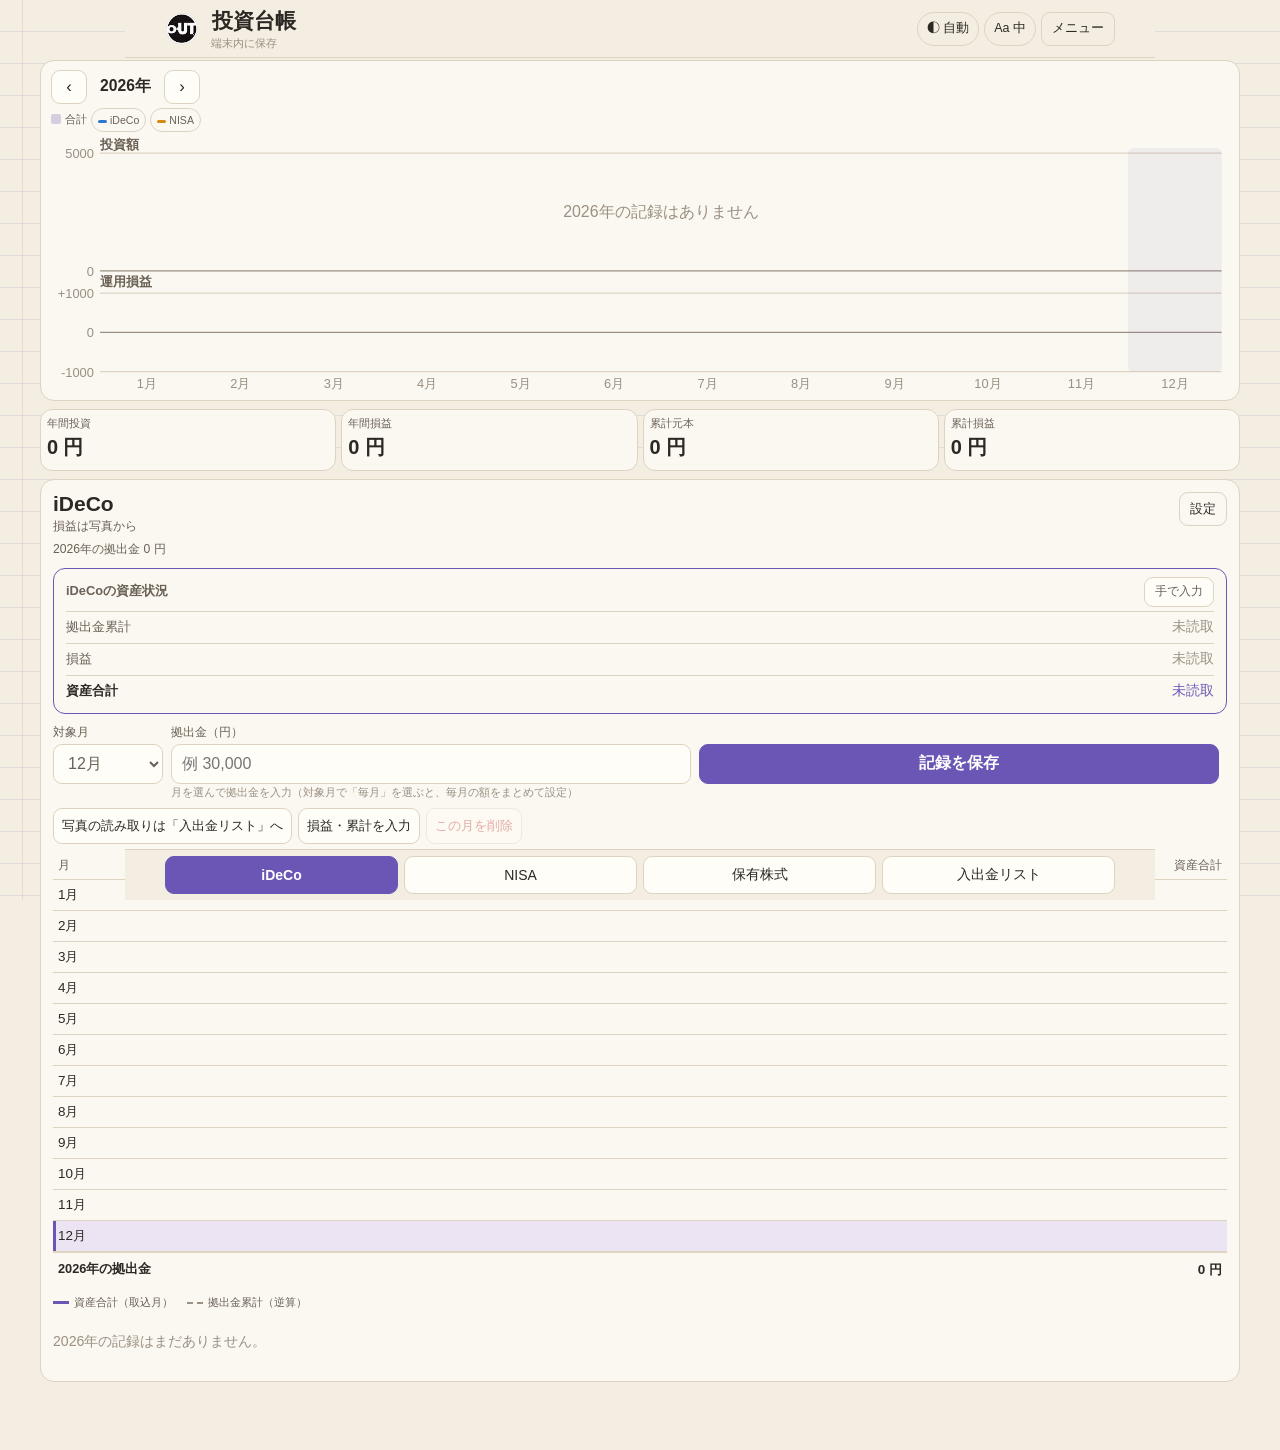
<file: ledger/index.html>
<!doctype html>
<html lang="ja">
<head>
<meta charset="utf-8">
<meta name="viewport" content="width=device-width, initial-scale=1, viewport-fit=cover">
<meta name="apple-mobile-web-app-capable" content="yes">
<meta name="apple-mobile-web-app-title" content="o-UT 投資台帳">
<link rel="apple-touch-icon" href="logo.png">
<title>o-UT 投資台帳</title>
<meta name="theme-color" content="#f4eee2" media="(prefers-color-scheme: light)">
<meta name="theme-color" content="#1f1d19" media="(prefers-color-scheme: dark)">
<link rel="icon" href="logo.png">
<link rel="stylesheet" href="style.css">
<script>/* 表示テーマ（auto / light / dark）を最初に当てて、ちらつきを防ぐ */try{var t=localStorage.getItem('out-invest-ledger-theme');if(t==='light'||t==='dark')document.documentElement.dataset.theme=t;var f=localStorage.getItem('out-invest-ledger-font');if(f==='s'||f==='l'||f==='xl')document.documentElement.dataset.font=f;}catch(e){}</script>
<script defer src="app.js"></script>

</head>
<body>
<header>
  <img src="logo.png" alt="o-UT">
  <div class="head-text">
    <h1><button id="ledgerTitle" class="title-button" aria-label="台帳の名前を変更"></button></h1>
    <p class="status-line"><span id="status" role="status">端末内に保存</span><span id="ledgerDots" class="dots" hidden></span></p>
  </div>
  <div class="head-btns">
    <button id="themeBtn" class="ghost chip" aria-haspopup="dialog" aria-label="表示の色"></button>
    <button id="fontBtn" class="ghost chip" aria-haspopup="dialog" aria-label="文字の大きさ"></button>
    <button id="menu" class="ghost" aria-haspopup="dialog">メニュー</button>
  </div>
</header>

<main>
  <div id="syncBanner" class="sync-banner" hidden>
    <p id="syncText"></p>
    <div class="sb-btns"><button id="syncPick" type="button" class="primary"></button><button id="syncClose" type="button" aria-label="閉じる">×</button></div>
  </div>
  <section class="hero" aria-label="月別のグラフ">
    <div class="hero-head">
      <div class="year" role="group" aria-label="対象年">
        <button id="prevYear" aria-label="前の年">‹</button>
        <button id="yearLabel" class="year-label" aria-label="今年に戻る"></button>
        <button id="nextYear" aria-label="次の年">›</button>
      </div>
      <div class="legend" id="yearLegend"></div>
    </div>
    <div id="yearChart"></div>
    <button id="reconnect" class="primary" hidden>前回のファイルを開く</button>
  </section>

  <section class="summary" aria-label="全口座の集計">
    <article><span>年間投資</span><strong id="yearAmount"></strong></article>
    <article><span>年間損益</span><strong id="yearProfit"></strong></article>
    <article><span id="principalLabel">累計元本</span><strong id="principal"></strong></article>
    <article><span>累計損益</span><strong id="allProfit"></strong><small id="allRate"></small></article>
  </section>

  <!-- 全体ビュー -->
  <section id="overview" class="panel" hidden>
    <div class="heading"><h2>全体のようす</h2></div>
    <div class="chart-box">
      <div class="legend"><span class="key value">評価（元本＋損益）</span><span class="key base">投資元本</span></div>
      <div id="overviewChart"></div>
    </div>
    <h3>口座ごとの内訳</h3>
    <div class="table"><table>
      <thead><tr><th scope="col">口座</th><th scope="col">年間投資</th><th scope="col">年間損益</th><th scope="col">累計元本</th><th scope="col">累計損益</th></tr></thead>
      <tbody id="accountRows"></tbody>
    </table></div>
    <h3>月ごとの合計（全口座）</h3>
    <div class="table"><table>
      <thead><tr><th scope="col">月</th><th scope="col">投資額</th><th scope="col">運用損益</th><th scope="col">入力済み</th></tr></thead>
      <tbody id="monthRows"></tbody>
    </table></div>
  </section>

  <!-- 保有株式ビュー（株式解析アプリと共有） -->
  <section id="stocks" class="panel" hidden>
    <div class="heading">
      <div><h2>保有株式</h2><p class="sub">株式は「株式解析」と共有・証券や投資信託は手入力</p></div>
      <a class="ghost link-btn" href="../" id="openScope">株式解析 ↗</a>
    </div>
    <div id="stockBox" class="ideco-box"></div>
    <h3>株式（株式解析と共有）</h3>
    <div class="table"><table class="months">
      <thead><tr><th scope="col">銘柄</th><th scope="col">株数</th><th scope="col">評価額</th><th scope="col">損益</th></tr></thead>
      <tbody id="stockRows"></tbody>
    </table></div>
    <div class="tools"><a class="btn-link" href="../#tab=search">＋ 株式解析で銘柄を探して登録</a></div>
    <h3>証券・投資信託など（手入力）</h3>
    <div class="table"><table class="months">
      <thead><tr><th scope="col">名前</th><th scope="col">評価額</th><th scope="col">損益</th></tr></thead>
      <tbody id="itemRows"></tbody>
    </table></div>
    <div class="tools"><button id="addItem" type="button">＋ 証券・投資信託などを追加</button></div>
    <h3>月ごとの推移（その月の最新）</h3>
    <div class="table"><table class="months">
      <thead><tr><th scope="col">月</th><th scope="col">評価額</th><th scope="col">取得額</th><th scope="col">損益</th></tr></thead>
      <tbody id="snapRows"></tbody>
    </table></div>
    <div class="chart-box">
      <div class="legend"><span class="key value">評価額（月末の最新）</span><span class="key base">取得額</span></div>
      <div id="stockChart"></div>
    </div>
  </section>

  <!-- 入出金リスト（iDeCo / NISA） -->
  <section id="flows" class="panel" hidden>
    <div class="heading">
      <div><h2>入出金リスト</h2><p class="sub">入出金明細と、iDeCoの資産状況・NISAの評価額の画面を写真から読み取ります</p></div>
    </div>
    <div class="seg" id="flowSeg" role="tablist" aria-label="入出金リストの口座">
      <button type="button" role="tab" data-ft="0">iDeCo</button>
      <button type="button" role="tab" data-ft="1">NISA</button>
    </div>
    <div id="flowAsset" class="ideco-box"></div>
    <div class="flow-year">
      <div id="fyTabs" class="fy-tabs" role="tablist" aria-label="年の切り替え"></div>
      <label class="fy-all"><input type="checkbox" id="fyAll">すべての年</label>
    </div>
    <div class="flow-ctrl">
      <button id="flowSort" type="button" aria-haspopup="dialog"></button>
      <div class="flow-search">
        <div class="fs-head"><label for="flowFrom">日付で探す</label><button id="flowClear" type="button">クリア</button></div>
        <div class="fs-row"><input id="flowFrom" type="date" aria-label="この日から"><span>〜</span><input id="flowTo" type="date" aria-label="この日まで"></div>
      </div>
    </div>
    <div id="flowBox" class="ideco-box"></div>
    <div class="table"><table class="months">
      <thead><tr><th scope="col">日付</th><th scope="col">区分</th><th scope="col">金額</th></tr></thead>
      <tbody id="flowRows"></tbody>
    </table></div>
    <p class="tap-note flow-note">行をタップすると、区分・金額の修正や削除ができます。</p>
    <div class="flow-reset"><button id="flowReset" type="button" class="danger">入出金リストをリセット</button></div>
    <div id="flowDrop" class="dropzone">
      <b>写真・データを読み取る</b>
      <p>入出金明細や、iDeCoの資産状況・NISAの評価額の<strong>写真</strong>、入出金の<strong>CSVファイル</strong>を読み取ってリストに加えます。</p>
      <div class="tools">
        <button id="flowPick" type="button">写真から選ぶ（複数）</button>
        <button id="flowPhoto" type="button">ファイルから選ぶ（複数）</button>
        <button id="flowCamera" type="button">カメラで撮る</button>
        <button id="flowAdd" type="button">＋ 手で追加</button>
      </div>
      <div id="flowQueue" class="queue" hidden>
        <div class="q-head"><b id="queueCount"></b><button id="queueClear" type="button">選び直す</button></div>
        <div id="queueList" class="q-list"></div>
        <button id="queueRun" type="button" class="primary">まとめて読み取る</button>
      </div>
      <small>写真・ファイル・カメラを何回かに分けて選んでも、ここにたまっていきます。そろったら「まとめて読み取る」を押してください。iPadやパソコンではドラッグ＆ドロップもできます。</small>
      <input id="flowFile" type="file" accept="image/*,.csv,text/csv,.txt,text/plain" multiple hidden>
      <input id="flowImages" type="file" accept="image/*" multiple hidden>
    </div>
    <p id="flowStatus" class="calc" role="status" hidden></p>
  </section>

  <!-- 口座ビュー -->
  <section id="account" class="panel" hidden>
    <div class="heading">
      <div><h2 id="accountName"></h2><p id="accountMeta" class="sub"></p></div>
      <button id="accountSettings" class="ghost" aria-haspopup="dialog">設定</button>
    </div>
    <p id="subtotal" class="sub"></p>
    <div id="idecoBox" class="ideco-box" hidden></div>

    <form id="entry" novalidate>
      <div class="f-month">
        <div class="month-head"><label for="month">対象月</label><label id="changeBox" class="chg" hidden><input type="checkbox" id="change">変更</label></div>
        <select id="month"></select>
      </div>
      <label class="f-amount"><span id="amountLabel">投資額（円）</span>
        <input id="amount" inputmode="numeric" autocomplete="off" placeholder="例 30,000">
        <small id="amountHint"></small>
      </label>
      <label class="f-profit" id="profitField">月間運用損益（円）
        <span class="with-sign"><input id="profit" inputmode="decimal" autocomplete="off" placeholder="例 -2,500"><button type="button" class="sign" data-for="profit" aria-label="プラスとマイナスを切り替え">±</button></span>
      </label>
      <label class="f-profit" id="cumField" hidden>評価損益・累計（円）
        <span class="with-sign"><input id="cum" inputmode="decimal" autocomplete="off" placeholder="証券会社の画面の数字"><button type="button" class="sign" data-for="cum" aria-label="プラスとマイナスを切り替え">±</button></span>
        <small id="cumHint"></small>
      </label>
      <label class="f-base" id="baseField" hidden>前月末の評価損益（円）
        <span class="with-sign"><input id="base" inputmode="decimal" autocomplete="off" placeholder="初回は0"><button type="button" class="sign" data-for="base" aria-label="プラスとマイナスを切り替え">±</button></span>
      </label>
      <button class="primary f-save" type="submit">記録を保存</button>
    </form>
    <p id="calc" class="calc" hidden></p>

    <div class="tools">
      <button id="camera" type="button" hidden>カメラで読み取り</button>
      <button id="photo" type="button" hidden>写真・ファイルから（複数可）</button>
      <button id="toReader" type="button">写真の読み取りは「入出金リスト」へ</button>
      <button id="fillPlan" type="button">毎月の額をまとめて入力</button>
      <button id="evalBtn" type="button" hidden>損益・累計を入力</button>
      <button id="removeEntry" type="button" class="danger-text">この月を削除</button>
      <input id="cameraFile" type="file" accept="image/*" capture="environment" hidden>
      <input id="photoFile" type="file" accept="image/*" multiple hidden>
    </div>
    <div id="ocr" hidden><p id="ocrStatus" role="status"></p><div id="candidates"></div><button id="clearOcr" type="button">読み取りを閉じる</button></div>

    <div class="table"><table class="months">
      <thead><tr><th scope="col">月</th><th scope="col" id="amountHead">投資額</th><th scope="col" id="profitHead">月間損益</th><th scope="col" id="cumHead">評価損益</th><th scope="col" id="worthHead" hidden>評価額</th></tr></thead>
      <tbody id="rows"></tbody>
    </table></div>
    <p class="tap-note">行をタップすると、その月を編集できます。</p>

    <div class="chart-box">
      <div class="legend"><span class="key value" id="legValue">評価（元本＋損益）</span><span class="key base" id="legBase">投資元本</span></div>
      <div id="accountChart"></div>
    </div>
  </section>
</main>

<div class="bottom">
  <nav id="tabs" aria-label="口座の切り替え"></nav>
</div>

<dialog id="modal" aria-labelledby="modalTitle">
  <h2 id="modalTitle"></h2>
  <div id="modalBody"></div>
  <div id="modalActions" class="actions"></div>
</dialog>
<div id="toast" role="alert" hidden></div>
</body>
</html>
</file>
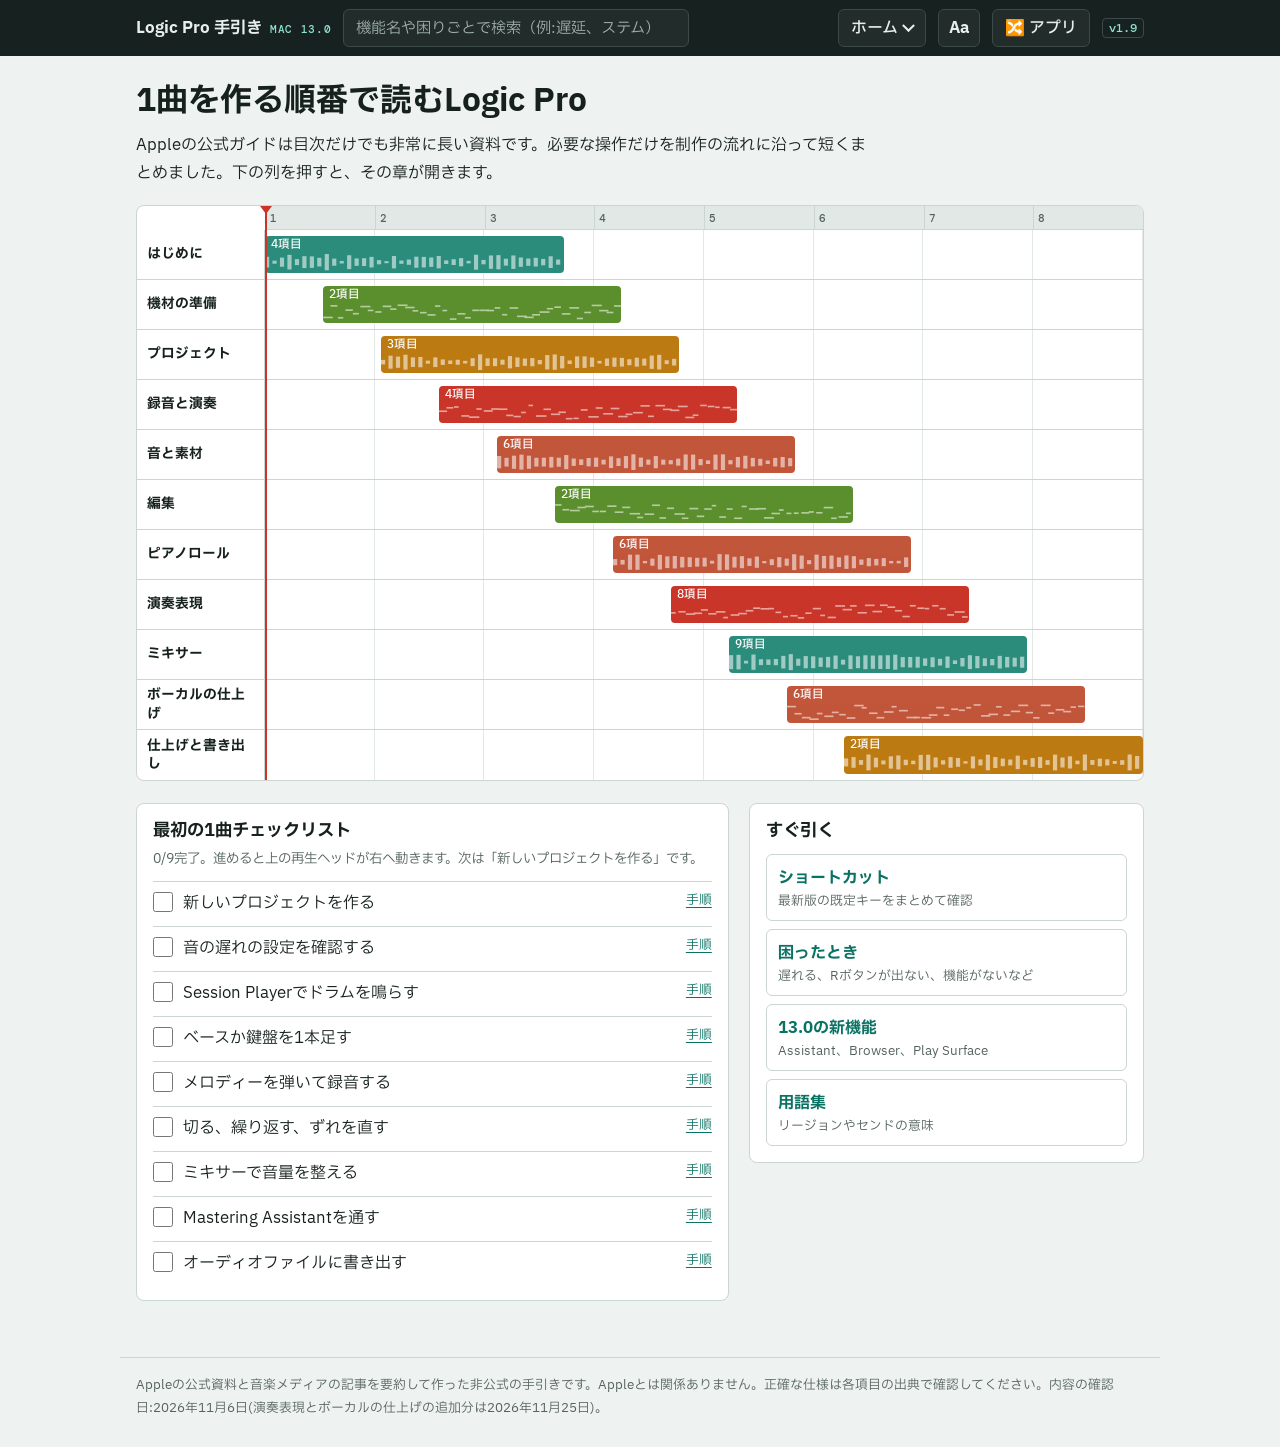
<file: logic-pro/index.html>
<!doctype html><html><head><meta charset=utf8><meta name=viewport content="width=device-width,initial-scale=1,viewport-fit=cover"><style>:root{color-scheme:light;box-sizing:border-box;padding-top:env(safe-area-inset-top,0px);padding-bottom:env(safe-area-inset-bottom,0px)}html{scroll-padding-top:env(safe-area-inset-top,0px)}body{margin:0;padding:0;font:14px -apple-system,BlinkMacSystemFont,sans-serif;background:#fff;color:#000}img{max-width:100%}[hidden]:not([hidden=until-found i]){display:none!important}.try{margin:14px 0 4px;border:1px dashed var(--accent);border-radius:8px;padding:8px 12px;background:var(--surface)}.try summary{cursor:pointer;font-weight:700;color:var(--accent);min-height:32px;display:flex;align-items:center}.try-q{font-weight:700;margin:8px 0 6px}.try-ok{margin-top:8px;font-size:.92rem;color:var(--muted)}.try-ok b{color:var(--accent);margin-right:4px}
.swipe-hint{position:fixed;left:50%;top:45%;transform:translate(-50%,-50%);background:rgba(23,33,31,.88);color:#E8EEEC;padding:10px 18px;border-radius:999px;font-weight:700;z-index:60;opacity:0;pointer-events:none;transition:opacity .2s}.swipe-hint.on{opacity:1}
</style></head><body>
<title>Logic Pro 手引き</title>
<meta name="apple-mobile-web-app-capable" content="yes"><meta name="apple-mobile-web-app-title" content="Logic Pro 手引き">
<meta name="claude:viewport-fit-sides" content="cover">
<link rel="preconnect" href="https://fonts.googleapis.com">
<link rel="preconnect" href="https://fonts.gstatic.com" crossorigin>
<link rel="stylesheet" href="https://fonts.googleapis.com/css2?family=DM+Mono:wght@400;500&family=IBM+Plex+Sans+JP:wght@400;500;700&display=swap">
<style>
/* Layout: 制作の流れをトラック領域に見立てたホームと、1カラムで読む章ページ。選択はすべてポップアップ。 */
:root{
  --bg:#EEF2F0; --surface:#FFFFFF; --sunken:#E2E8E5; --line:#CBD5D1;
  --ink:#16211E; --muted:#54625E; --accent:#0A7263; --accent-ink:#FFFFFF;
  --rec:#C93528; --amber:#A86400; --lcd:#17211F; --lcd-ink:#8FE3D0;
  --r-audio:#2B8C7C; --r-midi:#5B8F2E; --r-pattern:#BC7A12; --r-player:#C2563B; --r-ink:#FFFFFF;
  --font:"IBM Plex Sans JP","Hiragino Sans","Yu Gothic",sans-serif;
  --mono:"DM Mono",ui-monospace,Menlo,monospace;
  --hw:128px;
}
@media (prefers-color-scheme:dark){:root:not([data-theme="light"]){
  --bg:#141A18; --surface:#1D2523; --sunken:#0F1413; --line:#33403C;
  --ink:#E8EEEC; --muted:#A1AFAA; --accent:#55CDB8; --accent-ink:#0B1A17;
  --rec:#F0695B; --amber:#E9AE55; --lcd:#0B100F; --lcd-ink:#8FE3D0;
  --r-audio:#2F8F80; --r-midi:#5F9134; --r-pattern:#A86F14; --r-player:#B65239; --r-ink:#FFFFFF;
  color-scheme:dark}}
:root[data-theme="dark"]{
  --bg:#141A18; --surface:#1D2523; --sunken:#0F1413; --line:#33403C;
  --ink:#E8EEEC; --muted:#A1AFAA; --accent:#55CDB8; --accent-ink:#0B1A17;
  --rec:#F0695B; --amber:#E9AE55; --lcd:#0B100F; --lcd-ink:#8FE3D0;
  --r-audio:#2F8F80; --r-midi:#5F9134; --r-pattern:#A86F14; --r-player:#B65239; --r-ink:#FFFFFF;
  color-scheme:dark}
*{box-sizing:border-box}
html{scroll-padding-top:120px}
html{font-size:var(--fs,100%)}
body{background:var(--bg);color:var(--ink);font:400 1rem/1.75 var(--font);-webkit-text-size-adjust:100%}
body::before{content:"";position:fixed;inset:0 0 auto;height:env(safe-area-inset-top,0px);z-index:10;background:var(--lcd)}
a{color:var(--accent);text-underline-offset:3px}
h1,h2,h3{line-height:1.35;font-weight:700;text-wrap:balance;margin:0}
p{margin:0}
ul,ol{margin:0;padding:0}
:focus-visible{outline:2px solid var(--accent);outline-offset:2px}
button{font:inherit;color:inherit}
.gutter{padding-left:max(16px,env(safe-area-inset-left,0px));padding-right:max(16px,env(safe-area-inset-right,0px))}
.wrap{max-width:1040px;margin:0 auto}

/* トランスポート風ヘッダー */
.top{font-size:16px;position:sticky;top:env(safe-area-inset-top,0px);z-index:20;background:var(--lcd);color:#E8EEEC}
.top-in{display:flex;flex-wrap:wrap;align-items:center;gap:8px 12px;padding-block:9px}
.brand{display:flex;align-items:baseline;gap:8px;color:#E8EEEC;text-decoration:none;font-weight:700;font-size:1.02em;white-space:nowrap}
.brand i{font:500 .68em var(--mono);color:var(--lcd-ink);font-style:normal;letter-spacing:.06em}
.search{flex:1 1 220px;min-width:0;order:3}
.search input{width:100%;height:38px;border-radius:6px;border:1px solid #3B4A46;background:#222C2A;color:#E8EEEC;padding:0 12px;font:inherit;font-size:.95em}
.search input::placeholder{color:#9FB0AB}
.spacer{flex:1}
.ver{font:500 .75em var(--mono);color:var(--lcd-ink);border:1px solid #3B4A46;border-radius:4px;padding:1px 6px;white-space:nowrap}
.pop-btn{display:inline-flex;align-items:center;gap:6px;min-height:38px;padding:0 12px;border-radius:6px;cursor:pointer;background:var(--surface);border:1px solid var(--line);color:var(--ink);font-weight:500;max-width:100%;text-align:left}
.pop-btn::after{content:"";width:7px;height:7px;flex:none;border-right:2px solid currentColor;border-bottom:2px solid currentColor;transform:rotate(45deg) translate(-2px,-2px)}
.top .pop-btn{background:#222C2A;border-color:#3B4A46;color:#E8EEEC}
@media (min-width:760px){.search{order:0;max-width:420px}}
@media (max-width:759px){.search{flex-basis:100%}}
@media (max-width:520px){.brand i{display:none}.top-in{gap:8px 5px}.brand{font-size:.98em}.spacer{flex:1}.search{order:5;flex:1 1 220px}.ver{order:6}.top .pop-btn,.top .icon-btn{padding:0 8px}.ver{font-size:.68em;padding:1px 4px}}

main{padding-block:24px 56px}
.note{font-size:.84rem;color:var(--muted)}

/* ホーム:トラック領域 */
.hero{display:grid;gap:8px;margin-bottom:18px;max-width:46em}
.hero h1{font-size:clamp(1.45rem,4.2vw,2rem)}
.arr{background:var(--surface);border:1px solid var(--line);border-radius:8px;overflow:hidden;position:relative}
.ruler{display:flex;margin-left:var(--hw);height:24px;align-items:center;background:var(--sunken);font:500 .7rem var(--mono);color:var(--muted);border-bottom:1px solid var(--line)}
.ruler span{flex:1;padding-left:4px;border-left:1px solid var(--line);line-height:24px}
.lane{display:flex;align-items:stretch;min-height:50px;border-bottom:1px solid var(--line);text-decoration:none;color:inherit}
.lane:last-of-type{border-bottom:0}
.lane:hover .thead{background:var(--sunken)}
.thead{width:var(--hw);flex:none;padding:6px 8px 6px 10px;border-right:1px solid var(--line);font-weight:700;font-size:.86rem;line-height:1.35;display:flex;align-items:center}
.track{flex:1;position:relative;min-width:0;background:repeating-linear-gradient(90deg,transparent 0 calc(100%/8 - 1px),var(--sunken) calc(100%/8 - 1px) calc(100%/8))}
.region{position:absolute;top:6px;bottom:6px;border-radius:4px;background:var(--c);color:var(--r-ink);padding:1px 6px;overflow:hidden;font-size:.72rem;font-weight:500;line-height:1.4;white-space:nowrap}
.region svg{position:absolute;left:0;right:0;bottom:1px;width:100%;height:55%;opacity:.55}
.playhead{position:absolute;top:0;bottom:0;width:2px;background:var(--rec);left:calc(var(--hw) + (100% - var(--hw))*var(--p,0));transition:left .35s;pointer-events:none;z-index:2}
.playhead::before{content:"";position:absolute;top:0;left:-5px;border:6px solid transparent;border-top:8px solid var(--rec)}
@media (prefers-reduced-motion:reduce){.playhead{transition:none}}
@media (max-width:520px){:root{--hw:96px}.thead{font-size:.78rem}}

.home-grid{display:grid;grid-template-columns:minmax(0,3fr) minmax(0,2fr);gap:20px;margin-top:22px;align-items:start}
@media (max-width:820px){.home-grid{grid-template-columns:minmax(0,1fr)}}
.panel{background:var(--surface);border:1px solid var(--line);border-radius:8px;padding:16px}
.panel h2{font-size:1.08rem;margin-bottom:4px}
.check{list-style:none;display:grid;gap:2px;margin-top:10px}
.check li{display:flex;gap:10px;align-items:flex-start;padding:7px 0;border-top:1px solid var(--line)}
.check input{width:20px;height:20px;margin:3px 0 0;accent-color:var(--accent);flex:none}
.check label{flex:1;min-width:0}
.check a{font-size:.8rem;white-space:nowrap}
.check .done{color:var(--muted);text-decoration:line-through}
.quick{list-style:none;display:grid;gap:8px;margin-top:10px}
.quick a{display:block;text-decoration:none;color:inherit;padding:9px 11px;border:1px solid var(--line);border-radius:6px}
.quick a:hover{border-color:var(--accent)}
.quick b{display:block;color:var(--accent);font-weight:700}
.quick small{color:var(--muted);font-size:.8rem;line-height:1.5;display:block}

/* 章ページ */
.ch-head{display:flex;flex-wrap:wrap;gap:8px;align-items:center;margin-bottom:6px}
.ch-layout{display:grid;grid-template-columns:minmax(0,1fr) 220px;gap:32px;align-items:start}
@media (max-width:900px){.ch-layout{grid-template-columns:minmax(0,1fr)}.toc{display:none}}
.toc{position:sticky;top:76px;font-size:.84rem;line-height:1.5;border-left:2px solid var(--line);padding-left:12px;display:grid;gap:7px}
.toc a{color:var(--muted);text-decoration:none}
.toc a:hover{color:var(--accent)}
.page-title{font-size:clamp(1.4rem,4vw,1.8rem);margin:6px 0 4px}
.topic{padding-block:22px;border-top:1px solid var(--line);display:grid;gap:10px}
.topic:first-of-type{border-top:0}
.topic-h{display:flex;gap:10px;align-items:flex-start;justify-content:space-between}
.topic h2{font-size:1.22rem}
.star{flex:none;width:36px;height:36px;border:1px solid var(--line);border-radius:6px;background:var(--surface);cursor:pointer;font-size:1.1rem;line-height:1;color:var(--muted)}
.star[aria-pressed="true"]{color:var(--amber);border-color:var(--amber)}
.t-btns{display:flex;gap:6px;flex:none}
.say{flex:none;width:36px;height:36px;border:1px solid var(--line);border-radius:6px;background:var(--surface);cursor:pointer;color:var(--muted);display:grid;place-items:center;padding:0}
.say svg{width:18px;height:18px}
.say[aria-pressed="true"]{color:var(--accent-ink);background:var(--accent);border-color:var(--accent)}
.topic.reading{background:linear-gradient(90deg,var(--sunken),transparent 85%);box-shadow:inset 3px 0 0 var(--accent);padding-left:12px;margin-left:-12px}
.ch-tools{display:flex;flex-wrap:wrap;gap:8px;margin:12px 0 4px}
.icon-btn{display:inline-flex;align-items:center;gap:6px;min-height:38px;padding:0 12px;border-radius:6px;cursor:pointer;background:var(--surface);border:1px solid var(--line);color:var(--ink);font-weight:500}
.icon-btn svg{width:16px;height:16px}
.top .icon-btn{background:#222C2A;border-color:#3B4A46;color:#E8EEEC;padding:0 10px}
.player{position:fixed;left:0;right:0;bottom:0;z-index:30;background:var(--lcd);color:#E8EEEC;padding-bottom:env(safe-area-inset-bottom,0px)}
.player-in{display:flex;align-items:center;gap:10px;padding-block:10px}
.player-txt{flex:1;min-width:0;font-size:.88rem;white-space:nowrap;overflow:hidden;text-overflow:ellipsis}
.player-txt i{font:500 .7rem var(--mono);color:var(--lcd-ink);font-style:normal;margin-right:8px}
.player button{min-height:36px;padding:0 12px;border-radius:6px;border:1px solid #3B4A46;background:#222C2A;color:#E8EEEC;cursor:pointer;font-weight:500;white-space:nowrap}
body.has-player main{padding-bottom:110px}
.steps{counter-reset:s;list-style:none;display:grid;gap:8px}
.steps li{counter-increment:s;position:relative;padding-left:34px}
.steps li::before{content:counter(s);position:absolute;left:0;top:2px;width:24px;height:24px;border-radius:50%;background:var(--sunken);font:500 .78rem/24px var(--mono);text-align:center}
.dots{padding-left:1.2em;display:grid;gap:5px}
.tip{background:var(--sunken);border-radius:6px;padding:9px 12px;font-size:.92rem}
.tip b{color:var(--amber)}
.src{font-size:.78rem;color:var(--muted);display:flex;flex-wrap:wrap;gap:4px 8px;align-items:center}
.tag{font:500 .68rem var(--mono);border:1px solid var(--line);border-radius:3px;padding:0 5px;white-space:nowrap}
.tag.old{color:var(--amber);border-color:var(--amber)}
.tag.ext{color:var(--r-player);border-color:var(--r-player)}
kbd{font:500 .84em var(--mono);background:var(--surface);border:1px solid var(--line);border-bottom-width:2px;border-radius:4px;padding:0 5px;white-space:nowrap}
.tip kbd,.key-row kbd{background:var(--surface)}
.pager{display:flex;justify-content:space-between;gap:10px;margin-top:20px;flex-wrap:wrap}
.pager a{padding:8px 12px;border:1px solid var(--line);border-radius:6px;text-decoration:none;font-weight:500}

/* キー一覧・用語など */
.toolbar{display:flex;flex-wrap:wrap;gap:8px;margin:12px 0;align-items:center}
.toolbar input{flex:1 1 180px;min-width:0;height:38px;border-radius:6px;border:1px solid var(--line);background:var(--surface);color:var(--ink);padding:0 12px;font:inherit}
.key-group{margin-top:18px}
.key-group h2{font-size:.98rem;color:var(--muted);margin-bottom:4px}
.key-row{display:flex;justify-content:space-between;align-items:baseline;gap:12px;padding:7px 2px;border-top:1px solid var(--line);font-size:.94rem}
.key-row span{min-width:0}
.key-row .ks{flex:none;text-align:right}
.chg{font:500 .66rem var(--mono);color:var(--rec);margin-left:6px;white-space:nowrap}
.dl{display:grid;grid-template-columns:minmax(0,1fr);gap:0}
.dl>div{padding:11px 0;border-top:1px solid var(--line)}
.dl dt{font-weight:700}
.dl dd{margin:0;font-size:.95rem}
.card-list{display:grid;gap:12px;margin-top:12px}
.card-list>article{background:var(--surface);border:1px solid var(--line);border-radius:8px;padding:14px 16px;display:grid;gap:7px}
.card-list h2{font-size:1.04rem}
.result{display:block;padding:10px 0;border-top:1px solid var(--line);text-decoration:none;color:inherit}
.result b{color:var(--accent)}
.result small{display:block;color:var(--muted);font-size:.85rem;line-height:1.55}
mark{background:var(--amber);color:var(--bg);border-radius:2px;padding:0 1px}
.empty{padding:24px 0;color:var(--muted)}
.foot{border-top:1px solid var(--line);padding-block:16px 28px;font-size:.8rem;color:var(--muted)}

/* チャンネルストリップ図とピアノロール図 */
.strip{list-style:none;display:grid;gap:0;border:1px solid var(--line);border-radius:8px;overflow:hidden;background:var(--surface)}
.strip li{display:grid;grid-template-columns:minmax(0,132px) minmax(0,1fr);border-top:1px solid var(--line)}
.strip li:first-child{border-top:0}
.strip b{background:var(--lcd);color:#E8EEEC;font-size:.8rem;font-weight:500;line-height:1.4;padding:8px 10px;display:flex;align-items:center}
.strip span{padding:7px 12px;font-size:.92rem;line-height:1.6}
.fig{border:1px solid var(--line);border-radius:8px;overflow:hidden;background:var(--surface)}
.fig svg{display:block;width:100%;height:auto}
.fig text{font-family:var(--mono);fill:var(--muted);font-size:11px}
.fig .num{fill:var(--ink)}.fig .numt{fill:var(--bg);font-size:13px;font-weight:500;text-anchor:middle}
.fig .jp{font-family:var(--font);font-size:13px;fill:var(--ink)}
.fig .jps{font-family:var(--font);font-size:11.5px;fill:var(--muted)}
.fig .on{fill:var(--accent-ink);font-weight:700}
.fig-cap{font-size:.8rem;color:var(--muted);padding:6px 12px;border-top:1px solid var(--line);margin:0}
/* ポップアップ */
.pop-back{position:fixed;inset:0;z-index:40;background:rgba(10,16,14,.45)}
.pop{position:fixed;z-index:41;background:var(--surface);color:var(--ink);border:1px solid var(--line);border-radius:10px;box-shadow:0 12px 36px rgba(0,0,0,.28);overflow:auto;max-height:70vh;padding:6px;width:300px}
.pop h3{font-size:.76rem;color:var(--muted);padding:6px 10px 4px;font-weight:500}
.pop button{display:block;width:100%;text-align:left;border:0;background:none;border-radius:6px;padding:9px 10px;cursor:pointer;line-height:1.4}
.pop button:hover,.pop button:focus-visible{background:var(--sunken)}
.pop button[aria-selected="true"]{background:var(--accent);color:var(--accent-ink);font-weight:700}
.pop small{display:block;font-size:.76rem;opacity:.75}
@media (max-width:600px){.pop{left:0!important;right:0;top:auto!important;bottom:0;width:100%;border-radius:14px 14px 0 0;padding-bottom:calc(10px + env(safe-area-inset-bottom,0px))}}
</style>

<header class="top">
  <div class="wrap gutter top-in">
    <a class="brand" href="#home">Logic Pro 手引き <i>MAC 13.0</i></a>
    <div class="search"><input id="q" type="search" placeholder="機能名や困りごとで検索（例:遅延、ステム）" aria-label="手引き全体を検索"></div>
    <span class="spacer"></span>
    <button class="pop-btn" id="modeBtn" aria-haspopup="listbox">ホーム</button>
    <button class="icon-btn" id="viewBtn" aria-haspopup="listbox" aria-label="文字の大きさと読み上げの設定"><span style="font-weight:700">Aa</span></button>
    <button class="pop-btn oapps-top" type="button" data-oapps aria-haspopup="dialog" aria-label="O-UTのほかのアプリへ切り替える">🔀 アプリ</button>
    <span class="ver" title="この手引きのバージョン">v1.9</span>
  </div>
</header>
<div class="player" id="player" hidden><div class="wrap gutter player-in"><span class="player-txt" id="playerTxt"></span><button id="pPause">一時停止</button><button id="pStop">停止</button></div></div>
<main class="wrap gutter" id="view"></main>
<footer class="wrap gutter foot">Appleの公式資料と音楽メディアの記事を要約して作った非公式の手引きです。Appleとは関係ありません。正確な仕様は各項目の出典で確認してください。内容の確認日:2026年11月6日(演奏表現とボーカルの仕上げの追加分は2026年11月25日)。</footer>

<script>
const G='https://support.apple.com/guide/logicpro/';
const S={
 rel:['Logic Pro リリースノート(13.0)','https://support.apple.com/en-us/109503','公式 13.0'],
 keys:['グローバルコマンドのキー一覧',G+'global-commands-lgcp02bf31b6/mac','公式 最新'],
 main:['メインウインドウとエディタのキー一覧',G+'main-window-tracks-and-various-editors-lgcpe8314fe2/mac','公式 最新'],
 win:['さまざまなウインドウのキー一覧',G+'various-windows-lgcp665bbccc/mac','公式 最新'],
 what:['Mac用Logic Proとは','https://support.apple.com/en-us/guide/logicpro/lgcpe9cc45dd/mac','公式 最新'],
 flow:['ワークフローの概要','https://help.apple.com/logicpro/mac/10.1/en.lproj/lgcpe9cc4370.html','公式 10.1版','old'],
 specs:['Logic Pro 技術仕様','https://support.apple.com/en-us/111899','公式'],
 lat:['入力モニタリングのレイテンシー管理','https://support.apple.com/105040','公式'],
 sf:['Essential latency adjustments','https://sleepfreaks-dtm.com/en/for-beginner-logic/lesson14-3/','解説 Sleep Freaks','ext'],
 before:['オーディオ録音の前に','https://support.apple.com/en-tm/guide/logicpro/lgcpb19de615/mac','公式 最新'],
 ready:['トラックを録音可能にする',G+'enable-tracks-for-recording-lgcp0c445ccf/mac','公式 最新'],
 tracks:['トラックを作成する',G+'create-tracks-lgcpff5da064/mac','公式 最新'],
 tempo:['Smart Tempo設定を選ぶ',G+'choose-the-flex-follow-setting-lgcpb7abb9cc/mac','公式 最新'],
 flash:['Flashback Captureの概要',G+'overview-of-flashback-capture-lgcp8f89929b/mac','公式 最新'],
 comp:['コンプを作成して保存する',G+'create-and-save-comps-lgcpb193382e/mac','公式 最新'],
 player:['Session Playerの概要',G+'session-players-overview-lgcpbf624405/mac','公式 最新'],
 step:['ステップシーケンサーの概要','https://support.apple.com/en-mn/guide/logicpro/lgcp39acefc9/mac','公式 最新'],
 loops:['Live Loopsを使う','https://support.apple.com/en-us/102113','公式'],
 stem:['Stem Splitterで抽出する',G+'extract-vocal-instrumental-stems-stem-lgcp61bae908/mac','公式 最新'],
 piano:['ピアノロールでノートを追加する',G+'add-notes-lgcpa904cb3a/mac','公式 最新'],
 flex:['Flex TimeとPitchの概要',G+'flex-time-and-pitch-overview-lgcp15968647/mac','公式 最新'],
 send:['センドエフェクトでルーティングする',G+'route-audio-via-send-effects-lgcp8ea0091c/10.7/mac/11.0','公式 10.7版','old'],
 auto:['オートメーションモードを選ぶ',G+'choose-automation-modes-lgcpb1a6ab26/mac','公式 最新'],
 master:['Mastering Assistantを使う','https://support.apple.com/en-us/108294','公式'],
 bounce:['プロジェクトをバウンスする',G+'bounce-a-project-to-an-audio-file-lgcp785a41c3/mac','公式 最新'],
 missing:['機能が見つからない場合','https://support.apple.com/en-al/120406','公式'],
 toc:['Mac用Logic Proユーザガイド(日本語)','https://support.apple.com/ja-jp/guide/logicpro/welcome/mac','公式 12.3まで'],
 mr:['Logic Pro 13の記事','https://www.musicradar.com/music-tech/apple-goes-all-in-on-ai-with-logic-pro-13-introducing-an-intelligent-assistant-that-can-control-your-daw','報道 MusicRadar','ext'],
 unite:['Creator Studio更新の記事','https://www.unite.ai/?p=494810','報道 Unite.AI','ext'],
 tid:['Logic Pro 12.3.1','https://tidbits.com/watchlist/logic-pro-12-3-1/','報道 TidBITS','ext'],
 lst:['Logic Pro 12.3 Update','https://logicstudiotraining.com/?p=12798','解説 Logic Studio Training','ext'],
 lst2:['Logic Pro 12.3.1 Update','https://logicstudiotraining.com/logic-pro-12-3-1-update/','解説 Logic Studio Training','ext'],
 mxo:['ミキシングの概要',G+'mixing-overview-lgcpbc219818/mac','公式 最新'],
 mxs:['チャンネルストリップのコントロール',G+'channel-strip-controls-lgcpbc219210/mac','公式 最新'],
 mxi:['ミキサーのインターフェイス',G+'mixer-interface-lgcpe9cc43f6/10.7/mac/11.0','公式 10.7版','old'],
 mxp:['プラグインの追加、削除、移動、コピー',G+'add-remove-move-and-copy-plug-ins-lgcpbc218a22/mac','公式 最新'],
 vca:['VCAグループを使う',G+'use-vca-groups-lgcp4d50f425/mac','公式 最新'],
 ragm:['Logic Proのミキサー','https://www.ragnet.co.jp/logic-pro-mixer','解説 RAG Music','ext'],
 prv:['ピアノロールの概要',G+'overview-lgcpa9111b0d/mac','公式 最新'],
 prs:['ピアノロールのポインタショートカット',G+'piano-roll-editor-lgcp9a4b36c6/mac','公式 最新'],
 prm:['ノートを移動する',G+'move-notes-lgcpa905f117/mac','公式 最新'],
 prl:['ノートの長さを変える','https://support.apple.com/en-mn/guide/logicpro/lgcpa90a4474/mac','公式 最新'],
 prb:['ベロシティを編集する',G+'edit-note-velocity-lgcpa8fee137/mac','公式 最新'],
 prq:['タイミングをクオンタイズする',G+'quantize-the-timing-of-notes-lgcpfa6e7f80/mac','公式 最新'],
 prc:['音程をクオンタイズする',G+'quantize-the-pitch-of-notes-lgcpf4f544d2/mac','公式 最新'],
 ragp:['Logic Proの編集','https://www.ragnet.co.jp/logic-pro-edit','解説 RAG Music','ext'],
 tabs:['コードグリッドとタブ譜記号を追加する(10.2版)','https://help.apple.com/logicpro/mac/10.2.1/en.lproj/lgcp85357343.html','公式 10.2版','old'],
 tabm:['タブ譜の記号の一覧(9.1版)','https://help.apple.com/logicpro/mac/9.1.6/en/logicpro/usermanual/chapter_31_section_18.html','公式 9.1版','old'],
 tabset:['スコアのTablature設定(10.2版)','https://help.apple.com/logicpro/mac/10.2.1/en.lproj/lgcp204e230e.html','公式 10.2版','old'],
 dees:['DeEsser 2で歯擦音を減らす','https://support.apple.com/en-is/102006','公式 最新'],
 dees2:['DeEsser 2を使う(Final Cut Pro版の説明)','https://support.apple.com/en-lb/guide/final-cut-pro-logic-effects/use-deesser-2-lgex2c461069/mac','公式 FCP版'],
 pcor:['Pitch Correction(iPad版ガイド)','https://support.apple.com/guide/logicpro-ipad/lpipd8cb9f50/ipados','公式 iPad版'],
 compi:['Compressorの回路の種類(iPad版ガイド)','https://support.apple.com/guide/logicpro-ipad/lpip25f51558/ipados','公式 iPad版'],
 comp:['Compressorのパラメータ(10.1版)','https://help.apple.com/logicpro-effects/mac/10.1/en.lproj/lgcead9636ef.html','公式 10.1版','old'],
 chroma:['ChromaVerbを使う','https://support.apple.com/HT208923','公式 最新'],
 cheq:['Logic Pro Effects ユーザガイド(PDF)','https://help.apple.com/pdf/logicpro-effects/en_US/logic-pro-effects-user-guide.pdf','公式 PDF'],
 sage:['How to Mix Vocals in Logic Pro X','https://www.sageaudio.com/articles/how-to-mix-vocals-in-logic-pro-x','解説 Sage Audio','ext'],
 sosv:['Vocal Production In Logic Pro: Part 2','https://www.soundonsound.com/techniques/vocal-production-logic-pro-part-2','解説 Sound On Sound','ext'],
 sosd:['Advanced Mixing In Logic Pro: Part 2(エフェクトにEQ)','https://www.soundonsound.com/node/4908792','解説 Sound On Sound','ext'],
 lst:['Send Effects in Logic Pro','https://logicstudiotraining.com/send-effects-logic-pro/','解説 Logic Studio Training','ext'],
 mrht:['Logic Proでハードチューン','https://musicradar.com/how-to/hard-tune-logic-pro','解説 MusicRadar','ext'],
 spl:['Logic Pro reverb plugins','https://splice.com/blog/?p=40693','解説 Splice','ext'],
 sbk:['Studio Bassのキースイッチ割り当て',G+'keyswitch-mapping-lgcpf59fbc55/mac','公式 最新'],
 sbo:['Studio Bassの概要',G+'studio-bass-overview-lgcp217f9887/mac','公式 最新'],
 sbd:['Studio BassのDetails画面',G+'details-view-parameters-lgcp0475fc13/mac','公式 最新'],
 art:['ピアノロールでアーティキュレーションを変える',G+'change-note-articulations-lgcpe29fd26a/mac','公式 最新'],
 sart:['Samplerのアーティキュレーション処理',G+'sampler-articulation-handling-lgcp4f103162/mac','公式 最新'],
 pram:['ピアノロールのAutomation/MIDIエリア',G+'automationmidi-area-in-the-piano-roll-editor-lgcpa90a61bf/mac','公式 最新'],
 autp:['オートメーションポイントの追加と調整',G+'add-and-adjust-automation-points-lgcpb1a3327b/10.7/mac/11.0','公式 10.7版','old'],
 pbe:['ピッチベンドイベント',G+'pitch-bend-events-lgcp2158a4c2/mac','公式 最新'],
 alc:['Alchemyのマスターとボイス',G+'alchemy-master-voice-section-lgsi1d9b7d23/mac','公式 最新'],
 smp:['SamplerのSynth Details',G+'synth-details-lgcpd870c62b/mac','公式 最新'],
 pma:['Piano Roll Shortcuts','https://promixacademy.com/blog/logic-pro-piano-roll-shortcuts/','解説 ProMix Academy','ext'],
 wr:['Logic Pro 12の記事','https://weraveyou.com/2026/01/logic-pro-12-launches-ai-synth-player-chord-id-smart-music-tools/','報道 We Rave You','ext']
};
/* [[…]] はキー表記 */
const CH=[
{id:'start',name:'はじめに',color:'--r-audio',lead:'Logic Proで何ができるか、画面の呼び方、動作環境を押さえます。',topics:[
 {id:'what',t:'Logic Proでできること',p:'Mac用の音楽制作アプリです。1曲を作る工程をひとつのアプリで扱えます。',d:['声や楽器を録音し、複数テイクから良い部分をつなげる','付属のソフトウェア音源をUSBキーボードなどで演奏して録音する','オーディオとMIDIのリージョンを並べて編集する','エフェクトをかけ、ステレオやサラウンドでミックスする','完成したミックスを各種形式で書き出す'],s:['what']},
 {id:'flow',t:'曲作りの流れ',p:'公式の説明では次の順に進みます。全部を行う必要はなく、順番を入れ替えてもかまいません。',n:['プロジェクトを作る','録音する(声や楽器はオーディオトラック、鍵盤などはソフトウェア音源トラック)','Apple Loopsなどの素材を足す','トラック領域でリージョンを並べてアレンジする','エディタでリージョンを編集する','ミキサーで音量とパンを整え、エフェクトとオートメーションを加える','テンポやキーなど曲全体の変更をグローバルトラックで行う','書き出して共有する'],ex:{q:'8小節だけの短い曲を、流れどおりに1周作ってみる',n:['テンプレートから新しいプロジェクトを作る','Session PlayerかApple Loopsでドラムを1本置く','鍵盤の音色を1本足して、簡単なメロディーを録音する','ミキサーで音量をそろえる','[[⌘B]]で書き出す'],ok:'書き出したファイルを再生して、全パートが聞こえればOK'},s:['flow']},
 {id:'parts',t:'画面の部品と開くキー',p:'メインウインドウにはトラック領域があり、必要なパネルをキーで開閉します。名前とキーをセットで覚えると迷いません。',d:['ミキサー:[[X]]','ピアノロール:[[P]]','スコアエディタ:[[N]]','オーディオファイルエディタ:[[W]]','Smart Controls:[[Y]]','Browser(音やループを探す):[[B]]','オートメーション表示:[[A]]','Play Surface(画面上で演奏):[[⌘K]]','クイックヘルプ:[[⇧/]]'],tip:'13.0でBrowserは[[B]]、Smart Controlsは[[Y]]になりました。古い解説記事とは逆なので注意してください。',ex:{q:'キーだけで画面を出したり消したりしてみる',n:['[[X]]でミキサーを出して、もう一度押して消す','トラックを選んで[[P]]でピアノロール、[[N]]でスコアエディタを開く','[[B]]でBrowser、[[Y]]でSmart Controlsを開閉する','[[⇧/]]でクイックヘルプを出し、ボタンにポインタを合わせて説明を読む'],ok:'マウスを使わずに、5つのパネルを開け閉めできればOK'},s:['keys','rel']},
 {id:'env',t:'動作環境と入手方法',p:'最新版は13.0です(Appleのリリースノートは2026年11月5日付)。',d:['買い切り:Mac App Storeで$199.99。既存ユーザーは無料アップデート','サブスクリプション:Apple Creator Studio(月額$12.99)にも含まれる','Assistant(beta)だけはCreator Studio、Apple silicon、macOS 27以降が必要','Appleの発表を伝える記事では、Logic Pro for MacはmacOS 26.1以降とApple siliconが必要','ストレージ:最小インストールで6GB、Sound Library全部で72GB','日本円の価格はMac App Storeの表示で確認してください'],tip:'Appleの技術仕様ページにはmacOS 14.4以降と書かれたままで、報道の要件と食い違っています。購入や更新の前にApp Storeの互換性表示を確認してください。Appleは更新前に現行アプリとプロジェクトのバックアップを勧めています。',s:['rel','specs','unite','mr']}
]},
{id:'setup',name:'機材の準備',color:'--r-midi',lead:'録音を始める前に、音の遅れと入力の設定を整えます。',topics:[
 {id:'buffer',t:'音の遅れを減らす設定',p:'演奏してから音が聞こえるまでの遅れがレイテンシーです。録音時はできるだけ小さくします。',n:['「Logic Pro」メニューの「設定」から「オーディオ」→「デバイス」を開く','I/Oバッファサイズを最小にする','過負荷の警告が出たら一段ずつ大きくする','メニューの下に出る往復の遅延時間を見ながら決める','まだ遅いときは「録音」メニューのLow Latency Modeをオンにする'],tip:'目安はSleep Freaksの解説で64〜256です。小さくしすぎると負荷で止まることがあります。Bluetoothのヘッドフォンは遅延が出るので、録音には使わず試聴だけにします。',ex:{q:'鍵盤を弾いたときの遅れを、いちばん小さくしてみる',n:['「設定」→「オーディオ」→「デバイス」を開く','I/Oバッファサイズを最小(例:32)にする','鍵盤を弾いて、遅れと音切れを確かめる','プツプツ音や過負荷の警告が出たら、64、128と1段ずつ上げる'],ok:'音切れせず、遅れが気にならない最小の値が見つかればOK'},s:['lat','sf']},
 {id:'precheck',t:'録音前のチェック',p:'録音の失敗はほとんど事前に防げます。公式の確認項目をまとめました。',d:['マイクや楽器が入力に接続され、音が来ている','Macのメモリとディスクに余裕がある','メニューバーのマイクアイコンでマイクモードを「標準」にする','録音形式(AIFF、WAV、CAF)とサンプルレート、ビット深度を決める','メトロノームとカウントインを設定する','インターフェイスにダイレクトモニタリングがあれば優先する','録音音にエフェクトをかけて聴くときだけソフトウェアモニタリングを使う','楽器をチューニングする'],ex:{q:'ギターを1本録る前に、チェックを全部やってみる',n:['インターフェイスにギターをつなぎ、メーターが振れるか見る','録音形式とサンプルレートを確認する','[[K]]でメトロノームをオンにし、カウントインを1小節にする','チューナーで6本の弦を合わせる'],ok:'4つとも済ませてから録音ボタンを押せればOK'},s:['before']}
]},
{id:'project',name:'プロジェクト',color:'--r-pattern',lead:'曲の入れ物を作り、トラックとテンポを準備します。',topics:[
 {id:'newp',t:'プロジェクトを作る',p:'テンプレートから始めるのが手早い方法です。',d:['テンプレートから新規作成:[[⌘N]]','空のプロジェクト:[[⇧⌘N]]','保存:[[⌘S]]、別名で保存:[[⇧⌘S]]','プロジェクト設定:[[⌥P]]','読み込み:[[⌘I]]、オーディオファイル読み込み:[[⇧⌘I]]'],tip:'13.0を新規インストールすると、起動時にQuick Startテンプレートのプロジェクトが開きます。取り消し履歴は初期設定で保存されるようになり、開き直しても[[⌘Z]]で戻せます。',ex:{q:'テンプレートから空のプロジェクトを作り、名前を付けて保存する',n:['[[⌘N]]で新規作成し、テンプレートを選ぶ','テンポとキーを決める','[[⌘S]]で「練習1」などの名前を付けて保存する'],ok:'Finderで保存したファイルが見つかればOK'},s:['keys','main','rel']},
 {id:'addt',t:'トラックを追加する',p:'「トラックを追加」ボタンか[[⌥⌘N]]でダイアログを開き、種類を選びます。',d:['オーディオ:ギターとベースはGuitarまたはBass、それ以外はMicまたはLineを選び、入力と出力を設定','ソフトウェア音源:MIDI、Pattern、Session Playerから選ぶ','外部MIDI機器:MIDIまたはPatternでExternal MIDIを選ぶ','直接作るキー:オーディオ[[⌥⌘A]]、音源[[⌥⌘S]]、Session Player[[⌥⌘P]]、外部MIDI[[⌥⌘X]]','同じ設定で複製:[[⌘D]]、削除:[[⌘⌫]]'],tip:'キーで作るトラックは、ダイアログの現在の設定を引き継ぎます。',ex:{q:'オーディオ、ソフトウェア音源、ドラムの3本を足してみる',n:['[[⌥⌘N]]でダイアログを開き、オーディオ(Mic)を1本作る','続けて、ソフトウェア音源のトラックを1本作る','もう一度開いて、Session PlayerのDrummerを1本作る'],ok:'トラック領域に種類の違う3本が並べばOK'},s:['tracks','main']},
 {id:'smart',t:'テンポを合わせる(Smart Tempo)',p:'オーディオリージョンのインスペクタでSmart Tempoの動作を選ぶと、プロジェクトのテンポに追従させるかどうかを決められます。',d:['Off:ファイルのテンポを無視。テンポ情報が不正確なときに使う','On:ファイルのテンポを基準に、プロジェクトのテンポと変化に追従','On + Align Bars:小節ごとに合わせる','On + Align Bars and Beats:拍ごとに合わせる'],tip:'録音や読み込みの初期動作はSmart Tempoのプロジェクト設定で決められます。',ex:{q:'テンポの違うループを、曲のテンポに合わせる',n:['Browserでドラムのループを探し、テンポを確認する','曲のテンポを、ループと10ほど違う値にする','ループをトラックに置き、インスペクタでSmart TempoをOnにする','Offに戻して、ずれ方を聞き比べる'],ok:'Onのときだけ、メトロノームとぴったり合えばOK'},s:['tempo']}
]},
{id:'record',name:'録音と演奏',color:'--rec',lead:'オーディオを録る、音源を弾く、逃した演奏を拾う、テイクをつなぐ。',topics:[
 {id:'rec',t:'オーディオを録音する',p:'1トラックだけなら、トラックを選ぶだけで録音できます。Rボタンを押す必要はありません。',n:['録音するトラックを選ぶ','メトロノームは[[K]]、カウントインは[[⇧K]]で切り替える','[[R]]で録音を始める','スペースバーで止める','失敗したら[[⌘.]]で破棄して元の位置に戻る'],d:['複数トラックに同時録音:各トラックのRボタンをクリックし、入力を別々にする','まとめて録音可能にする:選択して[[⌃R]]','ループ範囲の繰り返し録音:[[C]]でサイクルをオン'],tip:'Rボタンが出ないときは、チャンネルストリップの入力が「No Input」になっていないか確認してください。',ex:{q:'メトロノームに合わせて4小節を録音する',n:['録音するトラックを選ぶ','[[K]]でメトロノームをオンにする','[[R]]で録音を始め、4小節弾いたら[[Space]]で止める','うまくいかなければ[[⌘Z]]で消して録り直す'],ok:'新しいリージョンができて、再生して聞こえればOK'},s:['ready','keys','main']},
 {id:'surface',t:'キーボードなしで弾く(Play Surface)',p:'13.0の新機能です。[[⌘K]]で開き、鍵盤、コードストリップ、ドラムパッドをパソコンのキーボード、マウス、タッチで演奏します。',d:['選択トラックのパッチに合わせて表示が変わる(ドラムならパッド)','オクターブ変更:[[Z]]/[[X]]、ベロシティ:[[C]]/[[V]]、サスティン:[[Tab]]','ピッチベンド:[[1]]/[[2]]、モジュレーション:[[3]]〜[[8]]','「…」メニューでPlay Notes、Play Chords、Play Drumsを切り替える','「Show Key Letters」で各音に対応するキーを表示','最大4枚まで同時に開ける'],tip:'開いている間のキーは演奏に使われます。Logicのキーコマンドを使うときは[[Esc]]を押します。',ex:{q:'キーボードなしでコードを弾いて録音する',n:['ソフトウェア音源のトラックを選ぶ','[[⌘K]]でPlay Surfaceを開く','オクターブを動かして、弾きやすい高さにする','録音しながら、マウスかパソコンのキーで4つの和音を弾く'],ok:'リージョンに和音のノートが入っていればOK'},s:['rel']},
 {id:'flash',t:'録音し忘れた演奏を拾う(Flashback Capture)',p:'録音していなくても、直前の演奏をリージョンにできます。[[⇧R]]で取り込みます。',d:['再生中:オーディオとMIDIを取り込める','停止中:MIDIだけ取り込める','Smart TempoがAdaptモードなら、取り込んだ演奏にテンポが合わせられる'],ex:{q:'録音ボタンを押し忘れた演奏を拾う',n:['再生だけして、鍵盤で短いフレーズを弾く','止めずに[[⇧R]]を押す','できたリージョンを再生する'],ok:'いま弾いたフレーズがリージョンになっていればOK'},s:['flash','keys']},
 {id:'comp',t:'テイクをつなぐ(コンピング)',p:'同じ箇所を何度か録ると、テイクフォルダにまとまります。各テイクの良い部分を選んで1本にします。',n:['テイクフォルダ左上のボタンでQuick Swipe Compingをオンにする','使いたい区間を各テイク上でドラッグする(同じ区間は自動で切り替わる)','最上段のコンプで結果を確認する','Take FolderメニューのDuplicate Compで保存する'],ex:{q:'同じ4小節を3回録って、いいところだけをつなぐ',n:['サイクルを4小節にして録音し、3回分弾く','テイクフォルダを開き、Quick Swipe Compingをオンにする','1小節目は1回目、2〜3小節目は2回目…のように各テイクの上をドラッグする','Duplicate Compで保存する'],ok:'いちばん上のコンプが、選んだ部分のつながりで鳴ればOK'},s:['comp']}
]},
{id:'sound',name:'音と素材',color:'--r-player',lead:'ループを探す、AIの演奏者に弾かせる、曲を分解する。',topics:[
 {id:'browser',t:'音を探す(Browser)',p:'13.0で統合された検索窓です。[[B]]で開閉し、[[⌘F]]で検索欄に移動します。Sound Library、自分のサンプル、パッチ、プラグインプリセットをまとめて探せます。',d:['欲しい音を言葉で書いて探す','Find Similarで似た音を探す(サンプルを検索欄へドラッグしても可)','自分のフォルダをLocationsに追加すると自動で解析され、同じように検索できる','[[Return]]で新規トラックに追加、[[⌘↩]]で選択中トラックにパッチを読み込む','Smart Searchで検索条件を保存できる'],tip:'言葉での検索とFind Similarは、Apple siliconのMacが必要です。Spliceの音はSpliceアプリを入れて音をダウンロードしているときだけ表示されます。',ex:{q:'言葉で音を探して、似た音も探す',n:['[[B]]でBrowserを開き、[[⌘F]]で検索欄に入る','「warm piano」のように欲しい音を書いて探す','気に入った音でFind Similarを使う'],ok:'候補を聞き比べて、1つをトラックに読み込めればOK'},s:['rel','mr']},
 {id:'player',t:'AIの演奏者に弾かせる(Session Player)',p:'コードやスタイルに合わせて演奏を生成するトラックです。Drummer、Bass Player、Keyboard Player、Synth Playerがあります。',n:['[[⌥⌘P]]で新規Session Playerトラックを作る','プレイヤーとスタイルを選ぶ','リージョンを選び、Session Playerエディタでプリセットやパターンを調整する','コードトラックにコードを入れて、複数のプレイヤーを同じ進行で弾かせる'],d:['長さはアレンジメントマーカー、サイクル、マーキー選択で決まり、どれもなければ8小節','既存リージョンの後ろの「+」ボタンで続きを追加できる','トラック上で[[⌃クリック]]して「Session Playerリージョンを作成」でも追加できる'],ex:{q:'Session Playerにベースを弾かせる',n:['[[⌥⌘P]]などでBass Playerのトラックを作る','コードトラックに C → Am → F → G を入れる','スタイルを2〜3種類切り替えて聞き比べる'],ok:'コードに合ったベースが8小節分できればOK'},s:['player']},
 {id:'assistant',t:'Assistant(beta)に頼む',p:'13.0で追加された、自然な言葉で操作を頼める機能です。コントロールバーのボタンか[[⌥⌘/]]で開きます。[[⌘↩]]で送信できます。',d:['英語のみ。指示例:Add a compressor to the vocal track','指示例:Create a track for recording acoustic guitar','指示例:Add a Chorus marker at bar 17','使い方の質問もできる。音声入力にも対応','Appleの説明では、プロジェクトと指示はモデルの学習に使われない'],tip:'Creator Studioの契約、Apple silicon、macOS 27以降、iCloud設定済みのApple Accountが必要で、使用量の上限がかかる場合があります。',ex:{q:'Assistantに英語で1つ頼んでみる',n:['[[⌥⌘/]]でAssistantを開く','「Add a Chorus marker at bar 17」と入れて[[⌘↩]]で送る','17小節目にマーカーができたか確かめる'],ok:'頼んだ操作が実行されればOK(英語のみ対応)'},s:['rel']},
 {id:'stepseq',t:'パターンを打ち込む(ステップシーケンサー)',p:'行ごとに音を割り当て、ステップをオンにしてパターンを作ります。[[⌘3]]で開きます。',n:['行を追加する(ラーンモードで演奏から追加することも可)','ステップをクリックしてリズムを作る','編集モードをベロシティやピッチなどに切り替えて調整する','パターンブラウザで保存や読み込みをする'],tip:'作ったパターンは、トラック領域のパターンリージョンかLive Loopsのパターンセルとして使います。',ex:{q:'8ビートのドラムパターンを打ち込む',n:['[[⌘3]]でステップシーケンサーを開く','キックの行で1拍目と3拍目、スネアで2拍目と4拍目をオンにする','ハイハットの行で8分音符ごとにオンにする','ベロシティの編集モードで、ハイハットの裏拍を少し弱くする'],ok:'再生して、ドン・タン・ドン・タンのリズムが鳴ればOK'},s:['step','keys']},
 {id:'livel',t:'即興で組み立てる(Live Loops)',p:'セルと呼ぶ素材を格子状に並べ、組み合わせを試しながら曲を作ります。',n:['[[⌘N]]でLive Loopsのテンプレートを選ぶ(練習用のStarter Gridsもある)','ファイルやループをセルにドラッグする','セルの再生ボタン、またはシーン下のトリガーで鳴らす','気に入った演奏をトラック領域に録音する'],d:['セルへ録音:[[⌥R]]','すべて停止:[[⌘↩]]、またはスペースバー','セルエディタを開く:ダブルクリックか[[E]]'],ex:{q:'セルを2つ並べて、組み合わせを切り替える',n:['Live Loopsのプロジェクトを開く','ドラムとベースのセルを1つずつ置く','シーンごとに、片方だけ・両方を鳴らし分ける'],ok:'演奏を止めずにシーンを切り替えられればOK'},s:['loops','keys']},
 {id:'stem',t:'曲をパートに分ける(Stem Splitter)',p:'ミックス済みのオーディオからボーカルや楽器を取り出します。Apple silicon(M1以降)が必要です。',n:['オーディオリージョンを[[⌃クリック]]して「Processing」→「Stem Splitter」を選ぶ','プリセットを選ぶか、取り出すステムにチェックを入れる','「Apply」をクリックする','元のリージョンの下にできたサミングスタックで個別に聴く'],d:['ボーカル、ドラム、ベース、ギター、ピアノ、その他を抽出できる','13.0からキック、スネア、ハイハット、タム、シンバル、その他にも分けられる(Individual Kit Pieces)','選ばなかったステムはSubmixにチェックを入れるとまとめて書き出される'],tip:'元のリージョンはミュートされるだけで残ります。',ex:{q:'自分のミックスから、ボーカルだけを取り出す',n:['ボーカル入りの曲をオーディオトラックに置く','リージョンを[[⌃クリック]]してStem Splitterを選ぶ','Vocalsだけにチェックを入れて実行する'],ok:'新しいトラックに、ボーカルだけの音ができればOK'},s:['stem','rel']}
]},
{id:'edit',name:'編集',color:'--r-midi',lead:'リージョンを切って並べ、録音のタイミングや音程を整えます。',topics:[
 {id:'region',t:'リージョンの基本操作',p:'トラック領域でよく使う操作です。',d:['再生ヘッドで分割:[[⌘T]]','結合:[[⌘J]]','繰り返し:[[⌘R]]','ループのオン/オフ:[[L]]','ミュート:[[⌃M]]','クオンタイズ:[[Q]]、解除:[[⌥⌘Q]]','グリッドへのスナップ:[[⌘G]]','再生ヘッドの位置へ移動:[[;]]','サイクルを選択範囲に合わせる:[[U]]','全体表示と選択の拡大を切り替える:[[Z]]'],ex:{q:'1つのリージョンを切って、くり返して、つなげる',n:['再生ヘッドを3小節目に置き、[[⌘T]]で分割する','後ろのリージョンを消す','前のリージョンをくり返して4回にする'],ok:'同じフレーズが4回続けばOK'},s:['main','keys','win']},
 {id:'flexx',t:'オーディオのタイミングと音程を直す(Flex)',p:'Flex Timeは録音のタイミングを、Flex Pitchは音程を編集します。',n:['[[F]]でFlex表示をオンにする','対象トラックのヘッダのTrack Flexボタンを押す','インスペクタのFlex Modeでアルゴリズムを選ぶ','Flex Timeはマーカーで伸縮し、Flex PitchはAudio Track Editorで音ごとに直す'],d:['[[⇧]]を押しながらアルゴリズムを選ぶと全オーディオトラックに適用','Flex Pitchはオーディオから MIDI を作るのにも使える'],tip:'公式ガイドの本文には今も[[⌘F]]と書かれていますが、13.0のリリースノートで[[F]]に移り、[[⌘F]]はBrowser検索になりました。',ex:{q:'ずれた1音のタイミングと音程を直す',n:['オーディオトラックで[[F]]を押してFlexを表示する','Flex Timeにして、遅れた音の頭を前へドラッグする','Flex Pitchに切り替え、低かった音を上へドラッグする'],ok:'直した音だけが、ほかの音と揃って聞こえればOK'},s:['flex','rel']}
]},
{id:'piano',name:'ピアノロール',color:'--r-player',lead:'MIDIのノートを書いて、動かして、強弱とタイミングを整えます。[[P]]で開きます。',topics:[
 {id:'pr-view',t:'開き方と画面の見方',p:'ソフトウェア音源トラックのMIDIリージョンをダブルクリックするか、リージョンを選んで[[P]]を押します。別ウインドウで開くキーは[[⌘4]]です。ノートは色付きの棒で、横が位置と長さ、縦が音程を表します。',fig:'proll',n:['インスペクタ:クオンタイズ、音程、ベロシティを調整','鍵盤:音程の目安。ドラムは「View」→「Drum Names」でドラム名に切り替えられる','メニューとルーラー:ツールやスナップを選び、小節位置を確認','ノート:リージョンの中身。図は強さで色分けした状態','オートメーション/MIDIエリア:ベロシティ線などを編集'],tip:'ヘッダのツールメニューの右に、ポインタの位置のノート名と時間位置が表示されます。音程に迷ったときはここを見ます。',ex:{q:'ピアノロールの各部分を指でさしてみる',n:['MIDIリージョンをダブルクリックしてピアノロールを開く','左の鍵盤、上のルーラー、真ん中のノートの場所を確かめる','ドラムのリージョンでは「View」→「Drum Names」にする'],ok:'鍵盤が「キック」「スネア」などの名前に変わればOK'},s:['prv','keys']},
 {id:'proll',t:'ノートを書く',p:'まず入れ物になるMIDIリージョンが必要です。トラック領域で鉛筆ツールを使ってクリックすると作れます。',n:['リージョンをダブルクリックしてピアノロールを開く','ツールメニューで鉛筆ツールを選ぶ','置きたい位置をクリックする','そのままドラッグして長さを決める'],d:['背景を[[⌃クリック]]して「Create Note」でも追加できる','スナップを無視して正確な位置に置く:[[⌃⇧]]を押しながら鉛筆でクリック','ブラシツール:ドラッグでTime Quantizeの間隔に連続して追加。[[⇧]]で同じ音程に限定','ステップ入力:MIDI Inボタンをオンにして鍵盤で入力','Scale QuantizeとSnap to Scaleをオンにすると、スケールの音だけを置ける'],tip:'新しいノートは直前に作成か編集したノートの長さ、ベロシティ、チャンネルを引き継ぎます。新規プロジェクトの初期値は長さ240ティック、ベロシティ80です。',ex:{q:'ド・レ・ミ・ファ・ソを4分音符で書く',n:['鉛筆ツールで空のMIDIリージョンを作る','ダブルクリックしてピアノロールを開く','C3から順に、1拍ずつクリックしてノートを置く','長さを1拍にそろえる'],ok:'再生して、ドレミファソと上がって聞こえればOK'},s:['piano','ragp']},
 {id:'pr-move',t:'選ぶ、動かす、複製する',p:'ノートはドラッグで動かします。移動量はスナップの設定に従います。',d:['複数選択:空白からドラッグ、または[[⇧]]を押しながらクリック','すべて選択:[[⌘A]]','同じ音程をまとめて選択:[[⇧]]を押しながら鍵盤をクリック','細かく移動:[[⌃]]を押しながらドラッグ','ティック単位で移動:[[⌃⇧]]を押しながらドラッグ','複製:[[⌥]]を押しながらドラッグ','半音ずつ移調:[[⌥↑]]/[[⌥↓]]、オクターブ:[[⌥⇧↑]]/[[⌥⇧↓]]','削除:[[⌫]]'],tip:'縦横に同時にずれて困るときは、「設定」→「一般」→「編集」の「Limit Dragging to One Direction In Piano Roll and Score」をオンにします。移調と複製のキーはRAG MusicとProMix Academyの解説によるもので、公式のキー一覧では確認していません。',ex:{q:'書いたメロディーを1オクターブ上にコピーする',n:['空白からドラッグして5つのノートを全部選ぶ','[[⌥]]を押しながら上へドラッグして複製する','[[⌥⇧↑]]でもオクターブ移動を試す'],ok:'同じメロディーが、高さを変えてもう1つできればOK'},s:['prm','prs','ragp','pma']},
 {id:'pr-len',t:'長さを変える',p:'ノートの左端か右端を横にドラッグします。短くてつかみにくいノートは、フィンガーツールならどこをつかんでも長さを変えられます。',d:['複数選択して端をドラッグ:長さの差を保ったまま変わる','[[⇧]]を押しながらドラッグ:選択ノートの終わりの位置をそろえる','[[⌥⇧]]を押しながらドラッグ:選択ノートの長さをそろえる','「Edit」→「Trim」:重なりの解消やレガートを実行','「Functions」→「Convert Sustain Pedal to Note Length」:ペダル情報をノートの長さに変換'],ex:{q:'短いノートを、まとめて同じ長さにのばす',n:['ノートを全部選ぶ','いちばん右のノートの右端をドラッグする','差を保つ動きと、[[⇧]]を使ったときの動きを比べる'],ok:'すべてのノートの長さが思いどおりにそろえばOK'},s:['prl','prs']},
 {id:'pr-vel',t:'強弱をつける(ベロシティ)',p:'ベロシティはノートを弾く強さで、0〜127の値です。全部同じ値だと機械的に聞こえやすいので、拍の強弱に合わせて変えます。',n:['ノートを選ぶ','[[⌃⌘]]を押しながらノートを上下にドラッグする(一時的にVelocityツールに切り替わる)','ヘルプタグの値を見ながら離す'],d:['ヘッダのベロシティスライダーでも変更できる。[[⇧]]で細かく調整','複数選択したままドラッグ:値の差を保って増減','Velocityツールで[[⌥⇧]]を押しながらドラッグ:同じ値にそろえる','「View」→「Set Note Color」→「By Velocity」:強さで色分け(高いほど暖色、低いほど寒色)','MIDI Inをオンにすると、鍵盤を弾いた強さを選択中のノートに適用できる'],ex:{q:'拍の頭だけ強く、あいだを弱くする',n:['4分音符のノートを8つ並べる','1拍目と3拍目のノートを選び、ベロシティを100にする','残りのノートを選び、70前後にする'],ok:'再生して、強弱のある自然なリズムに聞こえればOK'},s:['prb','prs','ragp']},
 {id:'pr-quant',t:'タイミングと音程をそろえる(クオンタイズ)',p:'タイミングのずれを音符の格子に合わせます。元の演奏データは残り、Time Quantizeを「オフ」にすれば戻せます。',n:['リージョンまたはノートを選ぶ','インスペクタのTime Quantizeで基準の音符を選ぶ(すぐ適用するキーは[[Q]])','Strengthで合わせる強さを調整する','Swingでハネの度合いを調整する'],d:['クオンタイズツール:ノートをクリックかドラッグして部分的に補正','解除:[[⌥⌘Q]]','音程をそろえる:ノートを選び、Scale Quantizeでスケールとキーを選ぶ'],tip:'Strengthを下げると、人の演奏の揺れを少し残したまま整えられます。',ex:{q:'わざとずらして弾いた演奏を、16分音符にそろえる',n:['少しずれた演奏を録音する','リージョンを選び、Time Quantizeで「1/16」を選ぶ','ずれ具合を比べたら、「オフ」に戻して元の演奏も聞く'],ok:'オンで揃い、オフで元に戻ればOK'},s:['prq','prc','keys','main']}
]},
{id:'expr',name:'演奏表現',color:'--rec',lead:'ハンマリング、プリング、スライド、チョーキングなど、弦楽器らしい表現をピアノロールで付けます。',topics:[
 {id:'ex-map',t:'3つのやり方と使い分け',p:'表現を付ける方法は、音源の種類によって3つに分かれます。',d:['奏法を切り替える:Studio Bassのように奏法の録音を持つ音源で使う。ハンマリング、プリング、スライド、デッドノート、ハーモニクスを本物の音で鳴らせる','ピッチベンドを描く:チョーキングやビブラートのような、音程がなめらかに動く表現。ほとんどの音源で使える','ノートを重ねてレガートにする:Alchemy、Sampler、Retro Synthなどのシンセで、弾き直さずに次の音へつなぐ'],tip:'録音済みのオーディオ(ギターの生演奏など)の音程を直すときは、ピアノロールではなくFlex Pitchを使います。',ex:{q:'同じ2音の動きを、3つのやり方で作り比べる',n:['Studio Bassで、2つ目のノートにLegatoを付ける','同じフレーズをピッチベンドで描く','シンセ(Alchemyなど)で、ノートを少し重ねてレガートにする'],ok:'3つの違いを耳で説明できればOK'},s:['sbo','pram','alc','flex']},
 {id:'ex-artic',t:'ノートごとに奏法を指定する',p:'打ち込みで奏法を付けるなら、この方法が確実です。ノート1つずつに奏法の番号(アーティキュレーションID)を持たせます。',n:['Studio Bassのパッチを読み込む(対応するアーティキュレーションセットも自動で入る)','ピアノロールで、奏法を付けたいノートを選ぶ','アーティキュレーションのポップアップメニューから奏法を選ぶ','または、ノートを[[⌃クリック]]して「アーティキュレーション」から選ぶ'],d:['ポインタをノートに合わせると、ヘルプタグで付いている奏法を確認できる','Studio Bassの奏法セットは、Finger、Pick、Slap、American Uprightの奏法ごとに分かれている'],tip:'ポップアップメニューが見えないときは、ピアノロールの画面を縦に広げます。トラックにアーティキュレーションセットがないとメニューは使えません。',ex:{q:'ベースラインの途中に、デッドノートを1つ入れる',n:['Studio Bassのトラックで、4分音符のベースラインを書く','3つ目のノートを選ぶ','アーティキュレーションのメニューでDead Noteを選ぶ','ノートにポインタを合わせて、付いた奏法を確かめる'],ok:'3つ目だけが「ブッ」という音になればOK'},s:['art','sbo']},
 {id:'ex-keysw',t:'キースイッチで奏法を切り替える',p:'楽器の音域より下にある鍵盤を押すと、そこから奏法が切り替わります。鍵盤で弾きながら切り替えるときに便利です。Studio Bassの割り当ては次のとおりです。',fig:'ks',rows:[['C-1','自動(All)'],['C#-1','指やピックの交互弾きを自動'],['D-1','人差し指だけ / ダウンだけ / スラップだけ'],['E♭-1','レガート(ハンマリング/プリング)'],['E-1','中指だけ / アップだけ / プルだけ'],['F-1','デッドノート'],['F#-1','デッドノート(Pickはハーモニクス)'],['G-1','ハーモニクス'],['G#-1','ピックアップを叩く音(1回)'],['A-1','スライド(Slide by Velocity)'],['B♭-1','ピックアップを叩く音(全部)'],['B-1','2半音下からのスライドイン(Slide In +2)']],tip:'ハンマリングとプリングは、別々のキーではなく「レガート」1つにまとめられています。公式の表には「HammerOn/PullOff」の表記しかないので、上がる音はハンマリング、下がる音はプリングとして鳴ると考えられますが、明記はされていません。Slide by Velocityの詳しい動きも公式には書かれていないので、耳で確かめてください。American Uprightでは一部の割り当てが異なります。',ex:{q:'鍵盤で弾きながら、途中からハーモニクスに切り替える',n:['Studio Bassで、普通に2音弾く','G-1の鍵盤を押す','続けて2音弾く','C-1を押して元に戻す'],ok:'3音目と4音目だけハーモニクスで鳴ればOK'},s:['sbk','sbo']},
 {id:'ex-hp',t:'ハンマリングとプリングの入力(音の向き)',p:'ハンマリングは低い音から高い音へ上がる奏法、プリングは高い音から低い音へ下がる奏法です。どちらも2つ目の音を弾き直さずに鳴らすので、打ち込みでは2つ目のノートに表現を付けます。',fig:'hp',n:['1つ目のノートを普通に置く(ここだけピッキングする)','2つ目のノートを、1つ目のすぐ後ろに置く。ハンマリングなら上(高い音)、プリングなら下(低い音)','2つ目のノートを選び、アーティキュレーションのメニューで「Legato (HammerOn/PullOff)」を選ぶ(番号は3)','鍵盤で弾きながら録るときは、2つ目の音の直前にキースイッチ[[E♭-1]]を押す。普通の弾き方に戻すときは[[C-1]](自動)を押す'],d:['例(ベースのA弦):5フレットのD→7フレットのEならハンマリング、E→Dならプリング','TAB譜の「5h7」は5フレットから7フレットへのハンマリング、「7p5」は7フレットから5フレットへのプリング','2つの音の間はあけない。1つ目の終わりと2つ目の頭をくっつける','実際のギターやベースと同じく、離れすぎた音程は不自然になる。同じ弦で指が届く2〜3フレット程度が目安','シンセやギター系の音色では、Legatoモードにして2つのノートを少し重ねる(下の「ノートを重ねてレガートやグライドにする」)。向きの考え方は同じ'],tip:'Studio Bassの公式の表は、ハンマリングとプリングを「Legato」1つにまとめています。上がるか下がるかで鳴り分けると考えられますが、公式には明記されていません。2つ目のノートだけに付けるか、2つとも付けるかで聞こえ方を比べて、耳で確かめてください。',ex:{q:'TAB譜「5h7p5」(ハンマリングしてプリング)を打ち込む',n:['Studio BassでA弦5フレットのDを置く','すぐ後ろに、上のE(7フレット)を置いてLegatoを付ける(ハンマリング)','さらに後ろに、下のD(5フレット)を置いてLegatoを付ける(プリング)','3つのノートのあいだをあけず、前の音の終わりと次の音の頭をくっつける'],ok:'1回はじいただけで、D→E→Dと切れ目なくつながればOK'},s:['sbk','art','sbo']},
 {id:'ex-bend',t:'ピッチベンドを描く(チョーキング、ビブラート)',p:'音程の動きをピアノロール下のレーンに線で描きます。',fig:'bend',n:['ピアノロールの「Show/Hide Automation」ボタンを押して、下にAutomation/MIDIエリアを出す','「Region」を選び、パラメータのメニューで「Pitch Bend」を選ぶ','鉛筆ツールでクリックやドラッグをして、カーブを描く','描いたポイントは、上下で値、左右で位置を調整する'],d:['値は0〜127で、64が音程の変化なし。上が音程が上がる側','どこまで上がるかは音源側の設定で決まる。Studio BassはDetails画面のPitchbend UpとDownで半音単位で設定する','全音のチョーキングにするなら、Upを2にして127まで描く','ビブラートは、64より少し上の山を細かく繰り返して描く'],tip:'描き終えたら、次の音の前で必ず64に戻します。戻し忘れると、後ろのノートの音程がずれたままになります。',ex:{q:'1音を全音チョーキングして、最後にビブラートを付ける',n:['Studio BassのDetails画面で、Pitchbend Upを2にする','長めのノートを1つ書く','Pitch Bendのレーンで、64から127へなめらかに上げる','上がったところで、127の少し下を小さく波打たせる','ノートの終わりで64に戻す'],ok:'全音上がって揺れ、次のノートの音程が正しく戻ればOK'},s:['pram','autp','pbe','sbd']},
 {id:'ex-legato',t:'ノートを重ねてレガートやグライドにする',p:'シンセの音源では、ノートの重ね方でハンマリングやスライドのような効果を作れます。',fig:'legato',n:['音源のモードをLegatoにする(AlchemyはTrigger Mode、SamplerはMode)','Glide(ポルタメント)の時間を設定する','ピアノロールで、前の音の終わりと次の音の頭を少しだけ重ねる'],d:['重なった部分だけ、弾き直さずに次の音程へつながる','Glideを長めにするとスライド、ごく短くするとハンマリングやプリングに近い感じになる','重ならないノートは、普通に弾き直した音になる','Samplerは、Monoモードにすると重ねなくても毎回グライドする','Studio BassにもPortamento(音と音の間をスライドする時間)のノブがある'],tip:'ノートの長さをそろえて少しずつ重ねたいときは、ピアノロールの「Edit」→「Trim」にあるレガートの機能が使えます。',ex:{q:'シンセでスライドするメロディーを作る',n:['Alchemyのモードをレガートにする','Glideを長めにする','3つのノートを、前後が少しずつ重なるように置く','Glideをごく短くして、聞こえ方を比べる'],ok:'長いとスライド、短いとハンマリングのように聞こえればOK'},s:['alc','smp','sbd','prl']},
 {id:'ex-tab',t:'TAB譜にH・Pの記号を書く(スコアエディタ)',p:'楽譜として見せたいときは、スコアエディタのパートボックスにあるタブ譜記号を使います。音の鳴り方は上のアーティキュレーションで付け、記号は見た目用と考えてください。',n:['設定の「詳細」で、すべての機能(高度なツール)を使えるようにする','スコアエディタを開く[[N]]。ギターやベースのTAB譜の譜表スタイルにしておく','パートボックスで「Chord」ボタンを押し、「Chord & Tablature」の欄を出す','ハンマリング(Hammering)かプリング(Pull-off)の記号を、楽譜へドラッグする。または記号を選んで、鉛筆ツールで楽譜をクリックする'],d:['ハンマリングとプリングの記号は、TAB譜の上側に置かれる','同じ欄に、スライド、チョーキング(ベンド)、タップ、ミュート、ハーモニクス、パームミュート、レットリングなどの記号もある','TAB譜では、音は弾ける弦のいちばん低いフレットに自動で割り当てられる。弦を変えたいときは譜表スタイルのTablatureの設定で調整する'],tip:'この手順は、少し前の版の公式ガイドをもとにしています。最新版では設定の名前やメニューの場所が少し違うことがあります。記号を置いても再生の音が変わるとは公式に書かれていないので、音はアーティキュレーションかピッチベンドで付けてください。',ex:{q:'ハンマリング記号の付いたTAB譜を作る',n:['MIDIリージョンをスコアエディタ([[N]])で開き、TAB譜の譜表スタイルにする','パートボックスで「Chord」を押し、タブ譜の記号を出す','Hammeringの記号を、2つのノートの上へドラッグする'],ok:'TAB譜の上にHの記号が付けばOK'},s:['tabs','tabm','tabset']},
 {id:'ex-guitar',t:'ギターの音源で表現を付けるには',p:'Logic Proの付属音源には、ギターの奏法をキースイッチで切り替えられる専用音源は見当たりませんでした。今回、公式に奏法の割り当てを確認できたのはStudio Bassだけです。',d:['付属のギター系の音色:ピッチベンドとレガートの方法で表現を付ける','他社のギター音源:キースイッチの位置は製品ごとに違うので、その音源の説明書で確認する','Samplerで自作する場合:グループにアーティキュレーションIDを割り当てると、スライドなどの録音を番号で切り替えられる'],s:['sart','sbo']}
]},
{id:'mix',name:'ミキサー',color:'--r-audio',lead:'[[X]]でミキサーを開き、バランス、空間、動きを作ります。',topics:[
 {id:'mx-view',t:'ミキサーの開き方と表示の切り替え',p:'トラック領域の下に開くなら[[X]]、別ウインドウなら[[⌘2]]です。別ウインドウのミキサーは複数開けて、それぞれ別の表示にできます。',d:['Single:選択中のトラックを中心に見る','Tracks:トラック領域にあるトラックを見る','All:プロジェクト内のすべてのチャンネルストリップを見る','表示モードの切り替え:[[⇧X]]','フィルターボタン:オーディオや音源など、種類を絞って表示','Track Stack:ストリップ下部の開閉矢印で中身を表示'],tip:'AuxとOutputにはトラックがありません。動きを書き込みたいときは、ミキサーの「Options」メニューからトラックを作れます。',ex:{q:'ミキサーの3つの表示を切り替える',n:['[[X]]でミキサーを出す','Single、Tracks、Allを順に押す','[[⇧X]]でも切り替えてみる'],ok:'表示されるチャンネルの数が変わればOK'},s:['mxo','mxi']},
 {id:'mx-strip',t:'チャンネルストリップの見方(上から順に)',p:'ミキサーの縦一列が1チャンネルです。ソフトウェア音源とオーディオで一部の表示が異なります。',rows:[['設定','プラグインを含むルーティング全体を読み込み、保存'],['ゲインリダクション','最初のCompressorなどがどれだけ音量を下げたかを表示'],['EQ表示','クリックでChannel EQを追加または開閉'],['MIDIエフェクト','音源に届く前のMIDIを加工(音源トラック)'],['入力 / 音源','オーディオは入力チャンネル、音源トラックは音源プラグインを選ぶ'],['オーディオエフェクト','EQやコンプなどのインサート'],['チャンネルモード','モノラルとステレオを切り替え'],['センド','音の一部をAuxへ送る。ノブで量を調整'],['出力','音の出力先。通常はStereo Out'],['グループ','グループに割り当てて一緒に操作'],['オートメーション','Read、Touchなどのモードを選ぶ'],['パン / バランス','左右の位置を決める'],['VCA','VCAグループに割り当てる'],['ピーク表示','再生中の最大レベル。クリックでリセット'],['フェーダー','再生音量。値をダブルクリックして数値で入力'],['レベルメーター','信号の大きさ。赤はクリップ'],['R / I','録音可能と入力モニタのボタン'],['M / S','ミュートとソロ'],['トラック名','ダブルクリックで名前を変更']],tip:'対応するオーディオインターフェイスでは、さらに入力ゲインやファントム電源などが上部に表示されます。録音に使うマイクのファントム電源は、ここでも切り替えられます。',ex:{q:'ボーカルのチャンネルで、各部分を上から順にさわる',n:['ボーカルトラックを選び、ミキサーで縦一列を見る','EQ表示をクリックしてChannel EQを出す','パンを少し左右に動かし、フェーダーを上下する','ピーク表示をクリックしてリセットする'],ok:'どの部品が何をするか、上から順に言えればOK'},s:['mxs']},
 {id:'balance',t:'音量とパンを整える',p:'公式の説明では、次の順に進め、途中で行き来しながら仕上げます。',n:['フェーダーで各パートの音量バランスを取る','パンで左右の位置を決める','プラグインを追加して音色を整える','センドやバスで信号の流れを整える','オートメーションで曲中の変化を付ける'],d:['ソロで1本だけ聴く:[[S]]、ミュート:[[M]]','ピーク表示が赤い:0 dBを超えてクリップしている。フェーダーかプラグインの出力を下げる','ピーク表示がオレンジ:0 dBを超えているがクリップはしていない','ピーク表示はクリックで全チャンネルをリセットできる'],ex:{q:'ドラム、ベース、歌の3本でバランスを取る',n:['全部のフェーダーを下げる','ドラムを上げ、次にベース、最後に歌を上げる','ハイハットやギターなどを少しだけ左右にパンする','[[S]]で1本ずつソロにして確認する'],ok:'歌詞がはっきり聞こえ、音が割れていなければOK'},s:['mxo','mxs','keys']},
 {id:'mx-plug',t:'プラグインを入れる、動かす、外す',p:'エフェクトはオーディオエフェクトのスロットをクリックし、メニューから選びます。',d:['置き換え:スロットにポインタを合わせ、右の矢印から別のものを選ぶ','すばやく削除:[[⌘]]を押しながらスロットをクリック','順番の変更や別トラックへの移動:ドラッグ','コピー:[[⌥]]を押しながら空きスロットへドラッグ','一時的にオフ(バイパス):[[⌥]]を押しながらスロットをクリック','まとめてバイパス:スロットをクリックしたまま上下にドラッグ','EQを最初のスロットに入れる:EQ表示を[[⌥]]クリック'],tip:'バイパス中のプラグインは処理の負荷がかかりません。音を比べるときは削除せずにバイパスします。',ex:{q:'プラグインを入れて、順番を入れ替えて、外す',n:['ボーカルにChannel EQとCompressorを入れる','Compressorをドラッグして、EQの上に動かす','Compressorを外す'],ok:'思いどおりの順番に並べ替えられればOK'},s:['mxp','mxs']},
 {id:'mx-group',t:'複数のチャンネルをまとめて動かす',p:'ドラムなどをひとまとめに操作する方法です。',d:['グループ:グループスロットで割り当てると、1本のフェーダーを動かしたときに他も連動する。連動させる項目はグループ設定で選ぶ','VCA:ミキサーの「Options」→「Create New VCA for Selected Channel Strips」で作成','VCAへの割り当て:各ストリップのVCAスロットで選ぶ。解除は「No VCA」','バス:出力スロットで「Bus」を選ぶと、パートごとに処理してからまとめられる'],tip:'VCAは出力先が違うチャンネルもまとめられ、Auxをマスターにするより処理が軽くなります。フェーダー後のセンドは、VCAの音量に合わせて送り量も変わります。',ex:{q:'ドラム3本を、1本のフェーダーで動かす',n:['キック、スネア、ハイハットのチャンネルを選ぶ','グループスロットでグループ1に割り当てる','キックのフェーダーを動かす'],ok:'3本が一緒に動けばOK'},s:['mxs','vca','ragm']},
 {id:'mx-save',t:'設定を保存して別の曲で使う',p:'チャンネルストリップ上部の設定ボタンから、プラグインを含む設定を保存して読み込めます。',d:['気に入ったボーカルやギターの設定を保存しておくと、次の曲ですぐに呼び出せる','保存されるのはルーティングとプラグインで、オートメーションは含まれない'],ex:{q:'ボーカルの設定を保存して、別のトラックに読み込む',n:['EQとコンプを入れたボーカルの設定ボタンを押し、名前を付けて保存する','新しいオーディオトラックを作る','設定ボタンから、保存した設定を読み込む'],ok:'同じプラグインが同じ設定で並べばOK'},s:['mxs','ragm']},
 {id:'sends',t:'リバーブをセンドで共有する',p:'リバーブなどを1つのAuxに入れ、複数のトラックから送ると、響きが揃います。',n:['チャンネルストリップのSendスロットをクリックする','使っていないバスを選ぶ(送り先のAuxができる)','Auxにリバーブなどのプラグインを入れる','Sendノブで送る量を決める'],d:['Post Pan:音量とパンの影響を受ける','Post Fader:音量の影響だけ受ける','Pre Fader:音量もパンも影響しない','1チャンネルにつきセンドは最大8つ','Sendスロットを[[⇧]]クリックすると、送り先のAuxが点滅して場所を確認できる'],tip:'出典は10.7版のガイドです。13.0で表示が変わっている可能性があります。',ex:{q:'歌とギターに同じリバーブをかける',n:['歌のSendスロットで、空いているバス(例:Bus 1)を選ぶ','できたAuxにChromaVerbを入れる','ギターのSendも同じBus 1にする','Sendノブで、歌は多め、ギターは少なめに送る'],ok:'両方に同じ部屋の響きが付けばOK'},s:['send','ragm']},
 {id:'autom',t:'曲の途中で音量や効果を動かす(オートメーション)',p:'[[A]]でオートメーションを表示します。トラックのモードで動作が変わります。',d:['Read:書いた通りに再生するだけ','Touch:触っている間だけ書き換え、離すと元に戻る','Latch:離した後もその値で書き換え続ける','Write:再生ヘッドが通った部分を消して書き込む(何もしなければ消える)','Trim:既存のカーブを全体的に上下させる(TouchかLatchと併用)'],tip:'Writeは操作しなくてもデータを消します。普段はTouchかLatchが安全です。全トラックをReadに戻すキーは[[⌃⇧⌘R]]です。',ex:{q:'サビだけ歌の音量を少し上げる',n:['[[A]]でオートメーションを表示する','歌のトラックでVolumeを選ぶ','サビの頭と終わりにポイントを置き、間を少し上げる','モードをReadにして再生する'],ok:'サビだけ自動で音量が上がればOK'},s:['auto','keys','main']},
 {id:'plug',t:'付属プラグインの地図',p:'公式ガイドの分類に沿って、主なものを挙げます。プラグインウインドウの一括開閉は[[V]]です。',d:['EQ:Channel EQ、Linear Phase EQ、Match EQ、Vintage EQ','ダイナミクス:Compressor、Limiter、Adaptive Limiter、Multipressor、Noise Gate、DeEsser 2','リバーブ:ChromaVerb、Space Designer、Quantec Room Simulator','ディレイ:Delay Designer、Stereo Delay、Tape Delay','ひずみ:ChromaGlow、Overdrive、Distortion、Bitcrusher','ギターとベース:Amp Designer、Bass Amp Designer、Pedalboard','ピッチ:Pitch Correction、Vocal Transformer','音源:Alchemy、Sampler、Quick Sampler、Sample Alchemy、Studio Piano、Studio Bass、Drum Kit Designer、Drum Machine Designer'],ex:{q:'目的ごとに、使うプラグインを1つずつ選ぶ',n:['こもりを取りたい → EQ の中から選ぶ','音量をそろえたい → ダイナミクスの中から選ぶ','響きを足したい → リバーブの中から選ぶ'],ok:'3つを実際にトラックへ入れて、効果が聞こえればOK'},s:['toc','keys']}
]},
{id:'vocal',name:'ボーカルの仕上げ',color:'--r-player',lead:'録音したボーカルに、音程の修正、EQ、ディエッサー、コンプ、リバーブとディレイを付ける流れです。公式ガイドと、音楽制作サイトの解説をまとめました。',topics:[
 {id:'vo-order',t:'効果を入れる順番(ボーカルの基本チェーン)',p:'ボーカルのチャンネルストリップのAudio Effectスロットに、上から次の順で入れるのが定番です。リバーブとディレイは、直接入れずにセンドで送ります。',rows:[['0. ゲート(必要なら)','歌っていないところのノイズを消す'],['1. Pitch Correction(必要なら)','音程のずれを自動で直す'],['2. Channel EQ','低い不要な音を切り、こもりや耳障りな響きを減らす'],['3. DeEsser 2','「サ行」の刺さる音だけを抑える'],['4. Compressor','声の大きさのばらつきをそろえる'],['5. Exciter(好みで)','高い音に倍音を足して、明るく前に出す'],['センド → Aux','ディレイ、リバーブ(響き)、コーラスを別のAuxで足す']],tip:'この順番は決まりではありません。たとえばハードチューン(はっきりしたケロケロ声)にするときは、EQとコンプを先にかけたほうが音程を追いやすい、という解説もあります。迷ったら上の順で始めて、耳で比べてください。',ex:{q:'ボーカルトラックに、基本の5つを順番どおりに入れる',n:['Audio EffectスロットにPitch Correctionを入れる','その下にChannel EQ、DeEsser 2、Compressor、Exciterを順に入れる','SendでAuxを作り、ChromaVerbを入れる'],ok:'上からこの順に並び、全部を一度オフにすると元の声に戻ればOK'},s:['sage','mrht']},
 {id:'vo-pitch',t:'音程を直す(Flex PitchとPitch Correction)',p:'直し方は2つあります。1音ずつ手で直すならFlex Pitch、曲全体を自動で直すならPitch Correctionです。',d:['Flex Pitch:ノートが四角で表示され、1音ずつ上下に動かして直せる。自然に仕上げたいとき向き(「編集」の章のFlexも参照)','Pitch Correction:Audio Effect → Pitch → Pitch Correction。Root Note(キーの音)とScale(音階)を曲に合わせる','Response(反応の速さ)を遅くすると自然な補正、速くするとはっきりしたケロケロ声になる','息の音など、歌の自然な部分は残る仕組み。直す幅が大きすぎると、わざとらしい効果音のようになる','キーにない音へ引っぱられるときは、その鍵盤を外す(Bypass)'],tip:'Pitch Correctionは、歌のスピードを少し速めたり遅めたりして音程を合わせます。大きくずれた音を無理に直すより、Flex Pitchで手で直すか、録り直すほうがきれいです。',ex:{q:'少し外れた1音だけを、Flex Pitchで直す',n:['ボーカルトラックで[[F]]を押し、Flex Pitchにする','外れている音の四角を見つける','上下にドラッグして、正しい高さへ動かす'],ok:'その1音だけ音程が合い、ほかの音は変わらなければOK'},s:['flex','pcor','sage','mrht']},
 {id:'vo-eq',t:'EQで声を整える(Channel EQ)',p:'まず不要な低い音を切り、次に気になる響きを少しだけ下げます。上げるより下げるのが基本です。',n:['Channel EQを入れる','Analyzer(解析)をオンにして、再生しながら山の出ている場所を見る','いちばん左のハイパスフィルターをオンにして、声より低い音(エアコンや振動のゴロゴロ)を切る','こもる、鼻にかかる、耳に痛いなど、気になる帯域を細い山で少し下げる'],d:['解説の一例:ハイパスで低音を整え、500Hz付近と1.5kHz付近を少し下げ、6.5kHz付近の歯擦音を細く下げた。ただし声ごとに違うので、数値はそのまま使わず耳で決める','声を明るくしたいときは、高い音を少しだけ持ち上げる','EQの前後で音量が変わると良し悪しを聞き違えるので、比べるときは音量をそろえる'],tip:'サ行の刺さりはEQで下げすぎず、次のDeEsser 2に任せたほうが自然です。',ex:{q:'ハイパスで、声のゴロゴロだけを消す',n:['Channel EQを入れてAnalyzerをオンにする','いちばん左のハイパスをオンにする','周波数を少しずつ上げ、声が細くなる手前で止める','Bypassで前後を比べる'],ok:'声の太さはそのままで、低いノイズだけが減ればOK'},s:['sage','sosv','cheq']},
 {id:'vo-deess',t:'サ行の刺さりを抑える(DeEsser 2)',p:'DeEsser 2は、決めた高さの音が大きくなった瞬間だけを下げるので、声全体の明るさは保ったまま「シッ」「スッ」を抑えられます。',n:['Audio Effectスロット → Dynamics → DeEsser 2 を入れる','その前(上)にChannel EQを入れ、Analyzerで刺さる音の高さを見る','Frequencyで下げたい高さを合わせる','Thresholdを下げていき、効き始める位置を決める','Max Reductionで、どこまで下げるかを決める(Reductionのメーターで確認)'],d:['目安:女性の声は5〜8kHz、男性の声は3〜6kHz','狭い範囲だけ下げるならSplit、広く下げるならWide','手早く始めるなら、Factory Defaultから「Male Vocal - Wide Band」などのプリセットを選ぶ','リージョンを選んで、その部分だけにかけることもできる'],tip:'サ行は言葉の一部なので、下げすぎると舌足らずな、不自然な声になります。',ex:{q:'「さしすせそ」の刺さりだけを抑える',n:['「さしすせそ」と歌った(話した)声を録る','DeEsser 2を入れ、手前のChannel EQで刺さる高さを見る','Frequencyを合わせ、Thresholdを下げてReductionのメーターが動くようにする','Max Reductionで下げすぎないところに決める'],ok:'サ行だけがやわらかくなり、ほかの声の明るさが変わらなければOK'},s:['dees','dees2']},
 {id:'vo-comp',t:'声の大きさをそろえる(Compressor)',p:'小さい声と大きい声の差を縮めて、歌詞が最後まで聞き取れるようにします。',n:['Audio Effectスロット → Dynamics → Compressor を入れる','Circuit Type(回路の種類)を選ぶ','Thresholdを下げて、大きい声のところでメーターが数dB動く程度にする','Ratio、Attack、Releaseを整え、Make Upで下がった音量を戻す'],d:['Opto:きれいで自然。ボーカルやギターに向くとAppleのガイドにある','FET:立ち上がりに素早く反応する。ボーカルにもドラムにも使われる','解説の一例:Ratio 3:1、Attack 2ms、Release 40ms(声や曲で変わるので出発点として)','Attackを速くしすぎると言葉の頭がつぶれ、遅くすると頭の大きさが残る'],tip:'かけすぎると息やノイズまで大きくなります。Bypassで聞き比べて、かけた方が聞きやすいかを確かめます。',ex:{q:'小さい声と大きい声の差を縮める',n:['Compressorを入れ、Circuit TypeをOptoにする','Ratioを3:1、Attack 2ms、Release 40msあたりにする','Thresholdを下げ、大きい声でメーターが数dB動くようにする','Make Upで音量を戻し、Bypassで比べる'],ok:'小さい声も聞き取りやすくなり、不自然に息が大きくなっていなければOK'},s:['compi','comp','sage']},
 {id:'vo-space',t:'響きを足す(リバーブとディレイはセンドで)',p:'リバーブやディレイは、Auxに入れてセンドで送ります。響きの量をSendノブ1つで調整でき、ほかのトラックとも同じ響きを共有できます。',n:['ボーカルのSendスロットで、空いているバスを選ぶ(Auxが自動でできる)','Auxの名前を「Vo Reverb」などに変える','AuxにChromaVerbやSpace Designerを入れ、Mix(Dry/Wet)を100%(響きだけ)にする','ボーカル側のSendノブで、送る量を決める','ディレイも同じように、別のAuxにStereo DelayやDelay Designerを入れる'],d:['ChromaVerb:計算で作るリバーブ。14種類の部屋の種類から選び、グラフを見ながら調整できる','Space Designer:実際のホールなどの響きを録音したデータを使うリバーブ。Reverseで逆再生の響きも作れる','解説の一例:ChromaVerbの「Vocal Hall」系のプリセットで、Pre-Delay(響きが始まるまでの時間)を少し長めにする','ディレイはテンポに合わせる(Sync)と、歌に溶けやすい','響きでボーカルがぼやけるときは、リバーブやディレイの後ろにEQを入れて、低い音と高すぎる音を削る'],tip:'センドの基本操作は「ミキサー」の章の「リバーブをセンドで共有する」にもあります。',ex:{q:'歌にリバーブとディレイを付ける',n:['歌のSendでBus 1を選び、AuxにChromaVerbを入れて100%響きにする','別のSendでBus 2を選び、AuxにStereo Delayを入れてテンポに合わせる','2つのSendノブで量を決める','響きがぼやけたら、Auxの最後にEQを入れて低音を削る'],ok:'歌がはっきり聞こえたまま、広がりが出ればOK'},s:['lst','chroma','spl','sosd','sage']}
]},
{id:'finish',name:'仕上げと書き出し',color:'--r-pattern',lead:'音量を整えて、ファイルにします。',topics:[
 {id:'mastering',t:'Mastering Assistantで仕上げる',p:'ステレオ出力に入れると曲全体を解析し、音量と音質を自動で整えます。',n:['ステレオ出力のエフェクトの最後にある「Mastering」をクリックする','解析を待って再生し、バイパスで前後を比べる','Character、EQ、Loudness、Excite、Widthを必要に応じて調整する','ミックスを変えたら「Reanalyze」を押す','Loudness Compensationをオフにしてからバウンスする'],d:['Loudnessの中央は約-14 LUFS-Iで、多くの配信サービスの目安','Characterは初期値Transparent。Clean、Valve、Punchも選べる(Apple siliconのMac)','Widthを左端まで回すとモノラル確認になる'],ex:{q:'Mastering Assistantを通して、前と後ろを比べる',n:['Stereo Outの「Mastering」をクリックする','解析が終わったら再生し、バイパスで比べる','Characterを2〜3種類切り替えて聞き比べる','Loudness Compensationをオフにしてからバウンスする'],ok:'書き出した音が、元より整って聞こえればOK'},s:['master','missing']},
 {id:'bounce',t:'ファイルに書き出す(バウンス)',p:'[[⌘B]]か「ファイル」→「バウンス」→「Project or Section」でダイアログを開きます。',n:['書き出すトラックがメイン出力(Output 1-2)に出ていて、ミュートされていないことを確認する','Destinationで形式を選ぶ(複数可)','StartとEndで範囲を決める(サイクルがオンならその範囲だけ)','Modeを選ぶ(Automatic、Offline、Realtime)','Normalizeを選び、保存先を決めて「Bounce」を押す'],d:['Include Audio Tail:残響が切れないようにする','既定の保存先は ~/Music/Logic/Bounces','トラック単体の書き出し:[[⌘E]]、全トラック:[[⇧⌘E]]'],tip:'Mastering系のプラグインを使うときは、Include Audio Tailをオフにするよう勧められています。',ex:{q:'曲をWAVとMP3の2つで書き出す',n:['[[⌘B]]でバウンスのダイアログを開く','DestinationでPCMとMP3を選ぶ','StartとEndが曲の頭から終わりまでか確かめる','Include Audio Tailをオンにして「Bounce」を押す'],ok:'~/Music/Logic/Bounces に2つのファイルができればOK'},s:['bounce','main','keys']}
]}
];
const FIRST=[['新しいプロジェクトを作る','newp'],['音の遅れの設定を確認する','buffer'],['Session Playerでドラムを鳴らす','player'],['ベースか鍵盤を1本足す','addt'],['メロディーを弾いて録音する','rec'],['切る、繰り返す、ずれを直す','region'],['ミキサーで音量を整える','balance'],['Mastering Assistantを通す','mastering'],['オーディオファイルに書き出す','bounce']];
const KEYS=[
['再生と移動',[['再生/停止','Space'],['選択範囲から再生','⇧Space'],['先頭へ戻る','↩'],['巻き戻し / 早送り',', / .'],['位置を指定して移動','/'],['最後のリージョンの終わりへ','⌥↩']]],
['録音',[['録音','R'],['録音を破棄して戻る','⌘.'],['Flashback Capture','⇧R'],['メトロノーム','K'],['カウントイン','⇧K'],['トラックを録音可能に','⌃R'],['オートパンチ','⌃⌥⌘P'],['セルに録音','⌥R']]],
['サイクルとマーカー',[['サイクルのオン/オフ','C'],['選択範囲をサイクルに','U'],['マーカーを作成',"⌥'"],['前 / 次のマーカーへ','⌥, / ⌥.'],['マーカー番号へ','⌥/']]],
['パネルの開閉',[['Browser','B',1],['Browserで検索','⌘F',1],['Smart Controls','Y',1],['Flex表示','F',1],['Play Surface','⌘K',1],['Assistant','⌥⌘/',1],['ミキサー','X'],['ピアノロール','P'],['スコアエディタ','N'],['オーディオファイルエディタ','W'],['オートメーション','A'],['クイックヘルプ','⇧/'],['全プラグインウインドウ','V']]],
['ウインドウを開く',[['メインウインドウ','⌘1'],['ミキサー','⌘2'],['ステップシーケンサー','⌘3'],['ピアノロール','⌘4'],['スコアエディタ','⌘5'],['オーディオファイルエディタ','⌘6'],['イベントリスト','⌘7'],['プロジェクトオーディオ','⌘8'],['設定','⌘,'],['キーコマンド割り当て','⌥K']]],
['トラック',[['新規トラックダイアログ','⌥⌘N'],['オーディオトラック','⌥⌘A'],['ソフトウェア音源トラック','⌥⌘S'],['Session Playerトラック','⌥⌘P'],['外部MIDIトラック','⌥⌘X'],['同じ設定で複製','⌘D'],['トラックを削除','⌘⌫'],['ミュート / ソロ','M / S'],['前 / 次のトラック','↑ / ↓'],['入力モニタリング','⌃I']]],
['編集',[['再生ヘッドで分割','⌘T'],['マーキー範囲で分割','⌥⌘T'],['結合','⌘J'],['繰り返し','⌘R'],['ループ','L'],['リージョンのミュート','⌃M'],['クオンタイズ','Q'],['クオンタイズ解除','⌥⌘Q'],['スナップ','⌘G'],['再生ヘッド位置へ移動',';'],['開始を再生ヘッドに','⌘['],['終了を再生ヘッドに','⌘]'],['Flexのオン/オフ','⌃F']]],
['基本',[['取り消し','⌘Z'],['やり直し','⇧⌘Z'],['取り消し履歴','⌃⌥⌘Z'],['カット / コピー / ペースト','⌘X / ⌘C / ⌘V'],['すべて選択','⌘A']]],
['拡大表示',[['横に縮小 / 拡大','⌘← / ⌘→'],['縦に縮小 / 拡大','⌘↑ / ⌘↓'],['全体と選択範囲を切替','Z'],['トラックを拡大','⌃Z'],['ロケータに合わせて拡大','⌃⇧Z']]],
['ミキサー',[['ミキサーを表示','X'],['別ウインドウで開く','⌘2'],['Single / Tracks / Allを切替','⇧X'],['プラグインをバイパス','⌥クリック'],['プラグインを削除','⌘クリック'],['プラグインをコピー','⌥ドラッグ'],['Sendの送り先を確認','⇧クリック']]],
['ピアノロール',[['ピアノロールを表示','P'],['別ウインドウで開く','⌘4'],['クオンタイズ','Q'],['ノートをミュート','⌃M'],['一時的にVelocityツール','⌃⌘ドラッグ'],['ベロシティをそろえる','⌥⇧ドラッグ'],['長さをそろえる','⌥⇧ドラッグ'],['細かく移動','⌃ドラッグ'],['ティック単位で移動','⌃⇧ドラッグ'],['正確な位置にノートを追加','⌃⇧クリック'],['複数のノートを追加','⇧鉛筆ドラッグ'],['同じ音程をまとめて選択','⇧鍵盤クリック'],['終わりの位置をそろえる','⇧端をドラッグ'],['スコアエディタで開く','⌥ダブルクリック']]],
['オートメーション',[['全トラックをRead','⌃⇧⌘R'],['全トラックをTouch','⌃⇧⌘T'],['全トラックをLatch','⌃⇧⌘L'],['全トラックをオフ','⌃⇧⌘O']]],
['ファイル',[['テンプレートから新規','⌘N'],['空のプロジェクト','⇧⌘N'],['開く','⌘O'],['保存','⌘S'],['別名で保存','⇧⌘S'],['読み込み','⌘I'],['オーディオファイル読み込み','⇧⌘I'],['プロジェクト設定','⌥P'],['バウンス','⌘B'],['トラックを書き出す','⌘E'],['全トラックを書き出す','⇧⌘E']]]
];
const TERMS=[
['トラック','音を入れる横一列の場所。オーディオ、ソフトウェア音源、外部MIDIなどの種類がある。'],
['リージョン','トラック上に置く音のかたまり。録音やループはリージョンとして現れ、移動や複製ができる。'],
['オーディオとMIDI','オーディオは音そのものの記録。MIDIは音程や強さなどの演奏情報で、鳴らす音源を後から変えられる。'],
['ソフトウェア音源','Mac内で鳴るシンセや楽器。Alchemy、Samplerなど。'],
['パッチ','音源とエフェクトをまとめた音色の設定。'],
['チャンネルストリップ','ミキサーの縦一列。音量、パン、プラグイン、センド、出力先が並ぶ。'],
['インサートとセンド','インサートはそのトラックの音に直接かける。センドは音の一部を別のチャンネルへ送る。'],
['Aux(バス)','複数のトラックの音を受けるチャンネル。共有リバーブやグループ処理に使う。'],
['Track Stack','複数のトラックを束ねる仕組み。Summing Stackは音をまとめて1系統にする。'],
['オートメーション','音量やエフェクトの値を時間に沿って変える記録。'],
['クオンタイズ','ノートやオーディオのタイミングを拍の格子にそろえること。'],
['サイクル','繰り返し再生する範囲。左右の端をロケータと呼ぶ。'],
['テイクとコンプ','テイクは同じ箇所の録音の1回分。コンプはテイクの良い部分をつないだもの。'],
['バウンス','プロジェクトの音を1つのオーディオファイルにする書き出し。'],
['レイテンシー','入力してから音が聞こえるまでの遅れ。'],
['I/Oバッファサイズ','音声をまとめて処理する単位。小さいと遅れが減り、負荷は増える。'],
['Flex','録音済みオーディオのタイミング(Time)や音程(Pitch)を編集する機能。'],
['Smart Tempo','オーディオのテンポを解析し、プロジェクトのテンポと合わせる機能。'],
['Apple Loops','繰り返して使えるように作られた付属のオーディオとMIDIの素材。'],
['ステム','ボーカル、ドラムなどパートごとに分けた音声。'],
['LUFS','音の大きさの単位。配信サービスの音量基準で使われる。'],
['ベロシティ','ノートを弾く強さの値。0〜127。'],
['VCA','複数のチャンネルの音量をまとめて動かすフェーダー。音は通らず、音量の指示だけを伝える。'],
['スナップ','編集の位置を格子に吸着させる設定。'],
['ティック','MIDIの時間の最小単位。'],
['アーティキュレーション','奏法のこと。スライド、ハーモニクス、デッドノートなど。Logic Proではノートごとに番号(ID)で持たせられる。'],
['キースイッチ','音域外の鍵盤を押して奏法を切り替える仕組み。'],
['ピッチベンド','音程をなめらかに上げ下げするMIDIデータ。0〜127で、64が変化なし。'],
['レガート','音を切らずにつなぐ弾き方。シンセでは、重なったノートを弾き直さずにつなぐモード。'],
['グライド(ポルタメント)','前の音から次の音へ、音程が滑るように移る効果。']
];
const TROUBLE=[
['弾いた音が遅れて聞こえる','I/Oバッファサイズを小さくし、Low Latency Modeを試します。Bluetoothヘッドフォンは録音に使いません。','buffer',['lat']],
['Rボタンが表示されない、録音できない','チャンネルストリップの入力が「No Input」になっていないか確認します。','rec',['ready']],
['Stem SplitterやChromaGlowが見つからない','Intel Macや、Rosettaで動かしているLogic Proでは使えません。アプリを[[⌃クリック]]して「情報を見る」を開き、「Rosettaを使用して開く」のチェックを外して起動し直します。RosettaはARAモードでMelodyneなどを使うときに必要な場合があります。','stem',['missing']],
['[[Y]]を押したのにBrowserが開かない','13.0で変わりました。Browserは[[B]]、Smart Controlsは[[Y]]、Flex表示は[[F]]です。','parts',['rel']],
['Assistantのボタンがない、使えない','Creator Studioの契約、Apple silicon、macOS 27以降、iCloudの設定が必要です。指示は英語で入力します。','assistant',['rel']],
['録音し忘れた音をFlashback Captureで取れない','オーディオは再生中の演奏だけが対象です。停止中に取り込めるのはMIDIだけです。','flash',['flash']],
['書き出した音の末尾が切れる','バウンスのInclude Audio Tailをオンにします。Mastering系のプラグインを使うときはオフが勧められているので、Endの位置を後ろにして確認します。','bounce',['bounce']],
['書き出しにトラックの音が入っていない','そのトラックがメイン出力に出ているか、ミュートされていないかを確認します。','bounce',['bounce']],
['マスタリングの前後で音量が変わって比べにくい','Loudness Compensationをオンにして比べます。バウンスの前には必ずオフに戻します。','mastering',['master']],
['オートメーションが消えた','Writeモードでは操作しなくても通過した部分が消えます。[[⌘Z]]で戻し、普段はTouchかLatchを使います。','autom',['auto']],
['Browserの言葉検索やFind Similarが使えない','Apple siliconのMacが必要です。','browser',['rel']],
['ミキサーのピーク表示が赤くなる','0 dBを超えてクリップしています。フェーダーかプラグインの出力を下げ、表示をクリックしてリセットしてから聴き直します。','balance',['mxs']],
['ミキサーに見たいチャンネルが出ない','表示モードがSingleになっていないか確認します。[[⇧X]]で切り替えられます。フィルターボタンで種類が絞られていないかも確認します。','mx-view',['mxo','mxi']],
['ノートが思った位置に置けない','スナップに吸着しています。[[⌃]]で細かく動かし、[[⌃⇧]]を押すとティック単位で置けます。','pr-move',['prm','prs']],
['ノートを動かすと音程までずれる','「設定」→「一般」→「編集」で、ドラッグを1方向に制限する設定をオンにします。','pr-move',['prm']],
['ピッチベンドの後ろの音まで音程がずれる','ベンドの値が64に戻っていません。次の音の前に64のポイントを置きます。','ex-bend',['pram','pbe']],
['アーティキュレーションのメニューが出ない','ピアノロールの画面を縦に広げます。それでも出ないときは、トラックにアーティキュレーションセットが入っていません。Studio Bassなら、パッチを読み込み直すとセットも入ります。','ex-artic',['art','sbo']],
['シンセでノートを重ねてもつながらない','音源のモードがLegatoになっているか、Glideの時間が0になっていないかを確認します。','ex-legato',['alc','smp']],
['クオンタイズしたらノリがなくなった','Strengthを下げます。Time Quantizeを「オフ」にすれば元のタイミングに戻せます。','pr-quant',['prq']],
['Spliceの音がBrowserに出てこない','Spliceアプリが入っていて、音をダウンロード済みのときだけ表示されます。','browser',['rel']]
];
const NEWS=[
['13.0(最新)',['Assistant(beta):英語の指示でトラック作成やプラグイン追加などを実行','Browser統合:Sound Library、自分のサンプル、パッチを横断。言葉で検索し、似た音も探せる','Stem Splitter:ドラムをキック、スネアなどのキットピースに分割','Play Surface:鍵盤、コードストリップ、パッドの新しい演奏画面','Touch対応:PROLED XDR Display搭載MacBook ProとSidecarのiPad','Liquid Glassの新しいデザイン','Sergio George Producer Pack','キー変更:Browser [[B]]、Smart Controls [[Y]]、Browser検索 [[⌘F]]、Flex表示 [[F]]'],['rel','mr']],
['12.3.1',['Chord Trackなどでの強制終了を修正。ビートマッピングとクロスフェードの操作を復旧'],['tid','lst2']],
['12.3',['Beat Breakerにフィルタ、レゾナンス、パンのモードとランダマイズを追加','Sample Alchemyのグラニュラー同期とフォルマントシフト','プロデューサープロジェクト「Shoulda Never」を追加'],['lst']],
['12.0',['Synth Playerを追加。コードの解析など音楽を理解する機能を強化','Apple Creator Studioが2026年1月に開始'],['wr','unite']]
];
const MAP=[
['Logic Proの基本','画面の部品、ウインドウ、スクリーンセット、ツール、取り消し'],['外部デバイスを接続する','マイク、オーディオインターフェイス、MIDIキーボード'],['プロジェクトを操作する','作成、保存、再生、テンポとキー、整理'],['トラックを使って作業する','トラック、パッチ、Track Stack、バウンス'],['ボイスや楽器を録音する','オーディオ、ソフトウェア音源、Flashback Capture、コンピング'],['ループやその他のメディアファイル','Apple Loops、読み込み、対応フォーマット'],['プロジェクトをアレンジする','リージョン、コード、フェード、Stem Splitter'],['オーディオトラックエディタ','オーディオリージョンの編集'],['ピアノロールエディタ','ノートの追加と編集'],['Session Playerを操作する','Drummer、Bass、Keyboard、Synth'],['オーディオのタイミングとピッチ','Flex Time、Flex Pitch、Varispeed'],['高度な編集機能','イベントリスト、ステップエディタ、MIDIトランスフォーム'],['プロジェクトをミックスする','ミキサー、プラグイン、センド、グループ'],['ミックスを自動化する','オートメーション'],['Smart Control','スクリーンコントロールの割り当て'],['Live Loops','セルとシーン'],['ステップシーケンサー','パターン作成'],['グローバルプロジェクト設定','マーカー、拍子、テンポ、Smart Tempo'],['楽譜を作成する','スコアエディタ、譜表スタイル'],['プロジェクトを共有する','バウンス、書き出し'],['サラウンドと空間オーディオ','ドルビーアトモス、バイノーラル'],['ビデオと同期','ムービー、外部同期、Ableton Link'],['設定とキーコマンド','全設定項目、キーの一覧'],['コントロールサーフェス','外部コントローラの割り当て'],['エンバイロメント','MIDI信号の配線'],['Logic Proエフェクト','全エフェクトのパラメータ'],['Logic Pro音源','全音源のパラメータとチュートリアル'],['シンセサイザーの基礎','音の基礎と合成方式']
];
const MODES=[['home','ホーム','全体の流れと最初の1曲'],['c-start','章別ガイド','機能の使い方を順番に'],['keys','ショートカット','キーを一覧で引く'],['trouble','困ったとき','症状から解決策へ'],['terms','用語集','言葉の意味を確かめる'],['new','新機能','バージョン別の変更点'],['favs','お気に入り','★を付けた項目'],['map','公式ガイドの地図','公式の章立てを確認'],['sources','出典','使った資料の一覧']];

/* 保存(per-viewerの便利機能のみ) */
function load(k,d){try{const v=localStorage.getItem(k);return v?JSON.parse(v):d}catch(e){return d}}
function save(k,v){try{localStorage.setItem(k,JSON.stringify(v))}catch(e){}}
let favs=load('lp-favs',[]),done=load('lp-first',[]);
const TTS=typeof speechSynthesis!=='undefined'&&typeof SpeechSynthesisUtterance!=='undefined';
const SPK='<svg viewBox="0 0 24 24" fill="none" stroke="currentColor" stroke-width="2" stroke-linecap="round" stroke-linejoin="round" aria-hidden="true"><path d="M4 9v6h4l5 4V5L8 9H4z" fill="currentColor"/><path d="M16.5 8.5a5 5 0 0 1 0 7M19 6a8.5 8.5 0 0 1 0 12"/></svg>';
const $=s=>document.querySelector(s),view=$('#view');
const esc=s=>String(s).replace(/[&<>"]/g,c=>({'&':'&amp;','<':'&lt;','>':'&gt;','"':'&quot;'}[c]));
const fmt=s=>esc(s).replace(/\[\[(.+?)\]\]/g,'<kbd>$1</kbd>');
const plain=s=>String(s).replace(/\[\[|\]\]/g,'');
const kbd=k=>k.split(' / ').map(x=>'<kbd>'+esc(x)+'</kbd>').join(' / ');
const allTopics=CH.flatMap(c=>c.topics.map(t=>({...t,ch:c})));
const topicById=id=>allTopics.find(t=>t.id===id);
function srcHtml(ids){return '<div class="src">'+ids.map(i=>{const s=S[i];return `<span class="tag ${s[3]||''}">${esc(s[2])}</span><a href="${s[1]}" target="_blank" rel="noopener">${esc(s[0])}</a>`}).join(' ')+'</div>'}
function topicHtml(t){
 const on=favs.includes(t.id);
 return `<section class="topic" id="t-${t.id}"><div class="topic-h"><h2>${fmt(t.t)}</h2><span class="t-btns"><button class="say" data-say="${t.id}" aria-pressed="false" aria-label="この項目を読み上げ" title="読み上げ">${SPK}</button><button class="star" data-star="${t.id}" aria-pressed="${on}" aria-label="お気に入り">${on?'★':'☆'}</button></span></div><p>${fmt(t.p)}</p>
 ${t.fig?({proll:prollFig,ks:ksFig,bend:bendFig,legato:legatoFig,hp:hpFig}[t.fig])():''}
 ${t.rows?'<ol class="strip">'+t.rows.map(r=>`<li><b>${esc(r[0])}</b><span>${fmt(r[1])}</span></li>`).join('')+'</ol>':''}
 ${t.n?'<ol class="steps">'+t.n.map(x=>`<li>${fmt(x)}</li>`).join('')+'</ol>':''}
 ${t.d?'<ul class="dots">'+t.d.map(x=>`<li>${fmt(x)}</li>`).join('')+'</ul>':''}
 ${t.tip?`<p class="tip"><b>注意とコツ</b> ${fmt(t.tip)}</p>`:''}${t.ex?`<details class="try"><summary>やってみよう(例題)</summary><p class="try-q">${fmt(t.ex.q)}</p><ol class="steps">${t.ex.n.map(x=>`<li>${fmt(x)}</li>`).join('')}</ol>${t.ex.ok?`<p class="try-ok"><b>できたら</b> ${fmt(t.ex.ok)}</p>`:''}</details>`:''}${srcHtml(t.s)}</section>`;
}
/* ハンマリング(上向き)とプリング(下向き)の向き */
function hpFig(){
 const pane=(x0,title,sub,up,mark)=>{const w=290,L=x0+10,y0=40,H=110;
  const lo=y0+H-34, hi=y0+16, a=up?lo:hi, b=up?hi:lo;
  let s=`<text class="jp" x="${x0+10}" y="22">${title}</text><text class="jps" x="${x0+120}" y="22">${sub}</text><rect x="${L}" y="${y0}" width="${w-20}" height="${H}" fill="var(--sunken)"/>`;
  s+=`<rect x="${L+20}" y="${a}" width="100" height="18" rx="2" fill="var(--r-audio)"/><text x="${L+70}" y="${a+13}" text-anchor="middle" style="fill:#fff;font-size:11px">1つ目</text>`;
  s+=`<rect x="${L+120}" y="${b}" width="110" height="18" rx="2" fill="var(--rec)"/><text x="${L+175}" y="${b+13}" text-anchor="middle" style="fill:#fff;font-size:11px">2つ目:Legato</text>`;
  const ax=L+120, y1=a+(up?0:18), y2=b+(up?18:0);
  s+=`<path d="M${ax-28} ${a+9} C ${ax-6} ${a+9}, ${ax-6} ${b+9}, ${ax+14} ${b+9}" fill="none" stroke="var(--rec)" stroke-width="2.5" marker-end="url(#hpArr)"/>`;
  s+=`<text x="${L+250}" y="${(a+b)/2+14}" text-anchor="middle" style="fill:var(--rec);font:700 26px var(--mono)">${mark}</text>`;
  s+=`<text class="jps" x="${x0+10}" y="${y0+H+22}">${up?'低い音 → 高い音(上へ)':'高い音 → 低い音(下へ)'}</text>`;
  return s};
 return `<figure class="fig" style="margin:0"><svg viewBox="0 0 640 186" role="img" aria-label="ハンマリングは上向き、プリングは下向きの図"><defs><marker id="hpArr" viewBox="0 0 10 10" refX="8" refY="5" markerWidth="7" markerHeight="7" orient="auto-start-reverse"><path d="M0 0L10 5L0 10z" fill="var(--rec)"/></marker></defs>${pane(0,'ハンマリング','例 5h7',1,'H')}${pane(320,'プリング','例 7p5',0,'P')}</svg><p class="fig-cap">ピアノロールで見た形の模式図。上が高い音。2つ目のノートにLegatoを付け、1つ目のすぐ後ろに置きます。</p></figure>`;
}
/* Studio Bassのキースイッチ(C-1〜B-1)。表現に使う鍵盤を強調 */
function ksFig(){
 const W=84,x0=26,top=34,h=120,bh=74,bw=50;
 const white=[['C','自動',0],['D','単一',0],['E','単一',0],['F','デッド',1],['G','ハーモ',1],['A','スライド',1],['B','スライドイン',1]];
 const black=[[0,'C#','交互',0],[1,'E♭','レガート',1],[3,'F#','デッド',0],[4,'G#','叩く',0],[5,'B♭','叩く',0]];
 let s='';
 white.forEach((k,i)=>{const x=x0+i*W;s+=`<rect x="${x}" y="${top}" width="${W}" height="${h}" fill="var(--${k[2]?'accent':'surface'})" stroke="var(--line)" stroke-width="1.5"/><text class="jp ${k[2]?'on':''}" x="${x+W/2}" y="${top+h-30}" text-anchor="middle">${k[0]}-1</text><text class="jps" x="${x+W/2}" y="${top+h+20}" text-anchor="middle">${k[1]}</text>`});
 black.forEach(k=>{const x=x0+(k[0]+1)*W-bw/2;s+=`<rect x="${x}" y="${top}" width="${bw}" height="${bh}" rx="2" fill="var(--${k[3]?'rec':'lcd'})"/><text class="jps" x="${x+bw/2}" y="${top-10}" text-anchor="middle" ${k[3]?'style="fill:var(--rec);font-weight:700"':''}>${k[2]}</text><text x="${x+bw/2}" y="${top+bh-10}" text-anchor="middle" style="fill:#E8EEEC">${k[1]}</text>`});
 return `<figure class="fig" style="margin:0"><svg viewBox="0 0 640 186" role="img" aria-label="Studio Bassのキースイッチの鍵盤図">${s}</svg><p class="fig-cap">C-1からB-1までの1オクターブ。色の付いた鍵盤が、演奏表現に使う奏法です。Appleの割り当て表をもとに作図。</p></figure>`;
}
/* ピッチベンド:上がノート、下がベンドのレーン */
function bendFig(){
 const L=60,R=620,T=14,nh=18,lane0=96,lane1=196,mid=(lane0+lane1)/2;
 const X=b=>L+(R-L)*b/8,Y=v=>lane1-(lane1-lane0)*v/127;
 let s=`<rect x="${L}" y="${T}" width="${R-L}" height="${nh*3}" fill="var(--sunken)"/>`;
 for(let i=0;i<=8;i++)s+=`<line x1="${X(i)}" y1="${T}" x2="${X(i)}" y2="${lane1}" stroke="var(--line)" stroke-width="${i%2?0.5:1}"/>`;
 [[0,1.6,1],[2,3.2,1],[5.6,7.6,2]].forEach(n=>s+=`<rect x="${X(n[0])+1}" y="${T+n[2]*nh+1}" width="${X(n[1])-X(n[0])-2}" height="${nh-2}" rx="2" fill="var(--r-player)"/>`);
 s+=`<rect x="${L}" y="${lane0}" width="${R-L}" height="${lane1-lane0}" fill="none" stroke="var(--line)"/>`;
 s+=`<line x1="${L}" y1="${Y(64)}" x2="${R}" y2="${Y(64)}" stroke="var(--muted)" stroke-dasharray="4 4"/>`;
 const pts=[[0,64],[2.3,64],[2.9,127],[4.2,127],[4.6,64],[5.6,64],[5.9,72],[6.15,64],[6.4,72],[6.65,64],[6.9,72],[7.15,64],[7.4,72],[7.6,64],[8,64]];
 s+=`<polyline fill="none" stroke="var(--accent)" stroke-width="2.5" stroke-linejoin="round" points="${pts.map(p=>X(p[0]).toFixed(1)+','+Y(p[1]).toFixed(1)).join(' ')}"/>`;
 s+=`<circle cx="${X(4.6)}" cy="${Y(64)}" r="5" fill="var(--rec)"/>`;
 s+=`<text x="${L-6}" y="${Y(127)+4}" text-anchor="end">127</text><text x="${L-6}" y="${Y(64)+4}" text-anchor="end">64</text><text x="${L-6}" y="${Y(0)}" text-anchor="end">0</text>`;
 s+=`<text class="jps" x="${X(2.9)}" y="${Y(127)-6}">チョーキング</text><text class="jps" x="${X(4.75)}" y="${Y(64)+18}" style="fill:var(--rec)">64に戻す</text><text class="jps" x="${X(5.7)}" y="${Y(72)-8}">ビブラート</text><text class="jps" x="${L+4}" y="${lane0-6}">Pitch Bend</text>`;
 return `<figure class="fig" style="margin:0"><svg viewBox="0 0 640 ${lane1+12}" role="img" aria-label="ピッチベンドのカーブの例">${s}</svg><p class="fig-cap">上がノート、下がPitch Bendのレーン。点線の64が音程の変化なしです。模式図。</p></figure>`;
}
/* レガート:重ねない場合と重ねる場合 */
function legatoFig(){
 const L=150,R=620,X=b=>L+(R-L)*b/4;
 const row=(y,title,sub,a,b,over)=>{let s=`<text class="jp" x="12" y="${y+16}">${title}</text><text class="jps" x="12" y="${y+34}">${sub}</text><rect x="${L}" y="${y}" width="${R-L}" height="52" fill="var(--sunken)"/>`;
  s+=`<rect x="${X(a[0])}" y="${y+28}" width="${X(a[1])-X(a[0])}" height="16" rx="2" fill="var(--r-audio)"/><rect x="${X(b[0])}" y="${y+8}" width="${X(b[1])-X(b[0])}" height="16" rx="2" fill="var(--r-audio)"/>`;
  if(over){s+=`<rect x="${X(b[0])}" y="${y+4}" width="${X(a[1])-X(b[0])}" height="44" fill="none" stroke="var(--rec)" stroke-width="2" stroke-dasharray="3 3"/><path d="M${X(a[1])-14} ${y+36} C ${X(a[1])+10} ${y+36}, ${X(b[0])+18} ${y+16}, ${X(b[0])+40} ${y+16}" fill="none" stroke="var(--rec)" stroke-width="2"/><text class="jps" x="${X(a[1])+12}" y="${y+66}" style="fill:var(--rec)">重なり → 弾き直さずにつながる</text>`}
  else s+=`<text class="jps" x="${X(a[1])+4}" y="${y+66}">すき間 → 弾き直す</text>`;
  return s};
 return `<figure class="fig" style="margin:0"><svg viewBox="0 0 640 186" role="img" aria-label="ノートを重ねる場合と重ねない場合の比較">${row(10,'重ねない','普通の発音',[0.2,1.8],[2.1,3.6],0)}${row(104,'少し重ねる','Legatoモード',[0.2,2.3],[2.0,3.6],1)}</svg><p class="fig-cap">音源をLegatoモードにしたとき。重なった部分でGlideが働きます。模式図。</p></figure>`;
}
/* ピアノロールの模式図。番号は下の手順リストと対応 */
function prollFig(){
 const L=150,T=28,R=640,rows=12,rh=14,B=T+rows*rh,bar=(R-L)/4;
 let k='',g='',n='',v='';
 const black=[1,3,6,8,10];
 for(let i=0;i<rows;i++){const y=T+i*rh,isB=black.includes(i);
  k+=`<rect x="110" y="${y}" width="40" height="${rh}" fill="var(--${isB?'lcd':'surface'})" stroke="var(--line)"/>`;
  g+=`<rect x="${L}" y="${y}" width="${R-L}" height="${rh}" fill="var(--${isB?'sunken':'surface'})"/>`}
 for(let i=0;i<=16;i++){const x=L+i*bar/4;g+=`<line x1="${x}" y1="${T}" x2="${x}" y2="${B}" stroke="var(--line)" stroke-width="${i%4?0.5:1.2}"/>`}
 const notes=[[0,8,1,.45],[1,6,1,.6],[2,4,1,.75],[3,3,1,.5],[4,5,2,.9],[6,6,1,.55],[7,8,1,.4],[8,3,1.5,.95],[10,4,1,.7],[11,6,1,.5],[12,8,3,.85],[15,6,1,.45]];
 notes.forEach(a=>{const x=L+a[0]*bar/4,y=T+a[1]*rh,c=a[3]>.7?'--r-player':a[3]>.5?'--r-pattern':'--r-audio';
  n+=`<rect x="${x+1}" y="${y+1}" width="${a[2]*bar/4-2}" height="${rh-2}" rx="2" fill="var(${c})"/>`;
  v+=`<line x1="${x+4}" y1="${B+50}" x2="${x+4}" y2="${B+50-a[3]*40}" stroke="var(${c})" stroke-width="3"/>`});
 const ruler=[1,2,3,4].map((b,i)=>`<text x="${L+i*bar+4}" y="18">${b}</text>`).join('');
 const dot=(x,y,t)=>`<circle class="num" cx="${x}" cy="${y}" r="10"/><text class="numt" x="${x}" y="${y+4.5}">${t}</text>`;
 return `<div class="fig"><svg viewBox="0 0 640 ${B+56}" role="img" aria-label="ピアノロールの画面構成の模式図"><rect width="640" height="${B+56}" fill="var(--surface)"/><rect x="0" y="0" width="110" height="${B+56}" fill="var(--sunken)"/><rect x="110" y="0" width="530" height="${T}" fill="var(--sunken)"/>${g}${k}${n}<line x1="110" y1="${B}" x2="640" y2="${B}" stroke="var(--line)"/>${v}${ruler}${dot(55,70,1)}${dot(130,20,2)}${dot(600,14,3)}${dot(360,T+rh*1.2,4)}${dot(125,B+30,5)}</svg></div>`;
}
/* リージョンの中身:オーディオは波形、それ以外はMIDIの短い線 */
function regionArt(seed,midi){let x='',r=seed*7+3;const rnd=()=>(r=(r*9301+49297)%233280)/233280;
 for(let i=0;i<40;i++){if(midi){const y=2+rnd()*14;x+=`<rect x="${i*2.5}" y="${y.toFixed(1)}" width="${(1.5+rnd()*2).toFixed(1)}" height="1.6" fill="currentColor"/>`}
 else{const h=2+rnd()*14;x+=`<rect x="${i*2.5}" y="${(10-h/2).toFixed(1)}" width="1.4" height="${h.toFixed(1)}" fill="currentColor"/>`}}
 return `<svg viewBox="0 0 100 20" preserveAspectRatio="none" aria-hidden="true">${x}</svg>`}
function home(){
 const n=CH.length,w=34,p=done.length/FIRST.length;
 const lanes=CH.map((c,i)=>{const left=i*(100-w)/(n-1);
  return `<a class="lane" href="#c-${c.id}"><span class="thead">${esc(c.name)}</span><span class="track"><span class="region" style="--c:var(${c.color});left:${left.toFixed(1)}%;width:${w}%">${c.topics.length}項目${regionArt(i+1,i%2===1)}</span></span></a>`}).join('');
 const next=FIRST.find((f,i)=>!done.includes(i));
 view.innerHTML=`<div class="hero"><h1>1曲を作る順番で読むLogic Pro</h1><p>Appleの公式ガイドは目次だけでも非常に長い資料です。必要な操作だけを制作の流れに沿って短くまとめました。下の列を押すと、その章が開きます。</p></div>
 <div class="arr" style="--p:${p}"><div class="ruler">${[1,2,3,4,5,6,7,8].map(b=>`<span>${b}</span>`).join('')}</div>${lanes}<div class="playhead" aria-hidden="true"></div></div>
 <div class="home-grid"><section class="panel"><h2>最初の1曲チェックリスト</h2><p class="note">${done.length}/${FIRST.length}完了。進めると上の再生ヘッドが右へ動きます。${next?'次は「'+esc(next[0])+'」です。':'全部できました。'}</p><ul class="check">${FIRST.map((f,i)=>`<li><input type="checkbox" id="f${i}" data-first="${i}" ${done.includes(i)?'checked':''}><label for="f${i}" class="${done.includes(i)?'done':''}">${esc(f[0])}</label><a href="#t-${f[1]}">手順</a></li>`).join('')}</ul></section>
 <section class="panel"><h2>すぐ引く</h2><ul class="quick"><li><a href="#keys"><b>ショートカット</b><small>最新版の既定キーをまとめて確認</small></a></li><li><a href="#trouble"><b>困ったとき</b><small>遅れる、Rボタンが出ない、機能がないなど</small></a></li><li><a href="#new"><b>13.0の新機能</b><small>Assistant、Browser、Play Surface</small></a></li><li><a href="#terms"><b>用語集</b><small>リージョンやセンドの意味</small></a></li></ul></section></div>`;
}
function chapter(id,scrollTo){
 const i=CH.findIndex(c=>c.id===id);if(i<0)return home();const c=CH[i],pv=CH[i-1],nx=CH[i+1];
 view.innerHTML=`<div class="ch-head"><button class="pop-btn" id="chBtn" aria-haspopup="listbox">${i+1}. ${esc(c.name)}</button></div><h1 class="page-title">${esc(c.name)}</h1><p>${fmt(c.lead)}</p>
 ${TTS?`<div class="ch-tools"><button class="icon-btn" id="readAll">${SPK} この章を最初から読み上げ</button></div>`:''}
 <div class="ch-layout"><div>${c.topics.map(topicHtml).join('')}<div class="pager">${pv?`<a href="#c-${pv.id}">← ${esc(pv.name)}</a>`:'<span></span>'}${nx?`<a href="#c-${nx.id}">${esc(nx.name)} →</a>`:''}</div></div><nav class="toc" aria-label="この章の項目">${c.topics.map(t=>`<a href="#t-${t.id}">${esc(plain(t.t))}</a>`).join('')}</nav></div>`;
 if($('#readAll'))$('#readAll').onclick=()=>speakTopics(c.topics.map(t=>t.id));
 $('#chBtn').onclick=e=>openPop(e.currentTarget,'章を選ぶ',CH.map((x,j)=>({v:x.id,l:(j+1)+'. '+x.name,s:x.topics.length+'項目'})),id,v=>location.hash='c-'+v);
 if(scrollTo){const el=document.getElementById('t-'+scrollTo);if(el)el.scrollIntoView();}else window.scrollTo(0,0);
}
let keyCat='all',keyText='';
function keysView(){
 const cats=[{v:'all',l:'すべて'},{v:'chg',l:'13.0で変わったキー'},...KEYS.map(k=>({v:k[0],l:k[0],s:k[1].length+'個'}))];
 const label=cats.find(c=>c.v===keyCat).l;
 view.innerHTML=`<h1 class="page-title">ショートカット</h1><p class="note">Appleの米国キーボード既定プリセットです。日本語キーボードでは記号キーの位置が異なることがあります。割り当ての確認と変更は<kbd>⌥K</kbd>で行います。</p>
 <div class="toolbar"><button class="pop-btn" id="catBtn" aria-haspopup="listbox">${esc(label)}</button><input id="keyQ" type="search" placeholder="機能名で絞り込む" aria-label="機能名で絞り込む" value="${esc(keyText)}"></div><div id="keyList"></div>${srcHtml(['keys','main','win','rel'])}`;
 $('#catBtn').onclick=e=>openPop(e.currentTarget,'カテゴリを選ぶ',cats,keyCat,v=>{keyCat=v;keysView()});
 $('#keyQ').oninput=e=>{keyText=e.target.value;renderKeys()};
 renderKeys();
}
function renderKeys(){
 const q=keyText.trim().toLowerCase();
 const html=KEYS.map(g=>{if(keyCat!=='all'&&keyCat!=='chg'&&keyCat!==g[0])return'';
  const rows=g[1].filter(r=>(keyCat!=='chg'||r[2])&&(!q||r[0].toLowerCase().includes(q)||r[1].toLowerCase().includes(q)));
  if(!rows.length)return'';return `<div class="key-group"><h2>${esc(g[0])}</h2>${rows.map(r=>`<div class="key-row"><span>${esc(r[0])}${r[2]?'<span class="chg">13.0</span>':''}</span><span class="ks">${kbd(r[1])}</span></div>`).join('')}</div>`}).join('');
 $('#keyList').innerHTML=html||'<p class="empty">該当するキーはありません。別の言葉で試してください。</p>';
}
function terms(){view.innerHTML=`<h1 class="page-title">用語集</h1><p class="note">公式ガイドの説明をもとに、短く言い換えています。</p><dl class="dl">${TERMS.map(t=>`<div><dt>${esc(t[0])}</dt><dd>${esc(t[1])}</dd></div>`).join('')}</dl>`}
function trouble(){view.innerHTML=`<h1 class="page-title">困ったとき</h1><div class="card-list">${TROUBLE.map(t=>`<article><h2>${fmt(t[0])}</h2><p>${fmt(t[1])}</p><div class="src"><a href="#t-${t[2]}">詳しい手順</a></div>${srcHtml(t[3])}</article>`).join('')}</div>`}
function news(){view.innerHTML=`<h1 class="page-title">新機能</h1><p class="note">日本語の公式ガイドは確認時点で12.3までの選択肢のため、13.0はリリースノートを基準にしています。</p><div class="card-list">${NEWS.map(n=>`<article><h2>${esc(n[0])}</h2><ul class="dots">${n[1].map(x=>`<li>${fmt(x)}</li>`).join('')}</ul>${srcHtml(n[2])}</article>`).join('')}</div>`}
function favsView(){const list=allTopics.filter(t=>favs.includes(t.id));view.innerHTML=`<h1 class="page-title">お気に入り</h1>${list.length?list.map(topicHtml).join(''):'<p class="empty">まだありません。各項目の☆を押すとここに集まります。このブラウザにだけ保存されます。</p>'}`}
function mapView(){view.innerHTML=`<h1 class="page-title">公式ガイドの地図</h1><p>この手引きにない細かな設定は、公式ガイドのどの章を見ればよいかをここで確かめます。章名は公式の目次に合わせ、一部を短くしています。</p><p style="margin-top:8px"><a href="${S.toc[1]}" target="_blank" rel="noopener">日本語の公式ガイドを開く</a></p><dl class="dl" style="margin-top:12px">${MAP.map(m=>`<div><dt>${esc(m[0])}</dt><dd>${esc(m[1])}</dd></div>`).join('')}</dl>`}
function sources(){view.innerHTML=`<h1 class="page-title">出典</h1><p>Appleの公式資料を基準にし、公式に載っていない目安や最新の要件は音楽メディアや報道で補いました。出典の版が古い項目には<span class="tag old">10.7版</span>のように印を付けています。</p><div class="dl" style="margin-top:12px">${Object.values(S).map(s=>`<div class="src" style="padding:8px 0;border-top:1px solid var(--line)"><span class="tag ${s[3]||''}">${esc(s[2])}</span><a href="${s[1]}" target="_blank" rel="noopener">${esc(s[0])}</a></div>`).join('')}</div>`}

/* 検索 */
function hl(s,q){const e=esc(s),i=e.toLowerCase().indexOf(esc(q).toLowerCase());if(i<0)return e;const start=Math.max(0,i-30);return (start?'…':'')+e.slice(start,i)+'<mark>'+e.slice(i,i+esc(q).length)+'</mark>'+e.slice(i+esc(q).length,i+90)}
function searchView(q){
 const ql=q.toLowerCase(),r=[];
 allTopics.forEach(t=>{const txt=plain([t.t,t.p,...(t.n||[]),...(t.d||[]),...(t.rows||[]).flat(),t.tip||''].join(' '));if(txt.toLowerCase().includes(ql))r.push(['#t-'+t.id,plain(t.t),t.ch.name,txt])});
 TROUBLE.forEach(t=>{const txt=plain(t[0]+' '+t[1]);if(txt.toLowerCase().includes(ql))r.push(['#trouble',plain(t[0]),'困ったとき',txt])});
 KEYS.forEach(g=>g[1].forEach(k=>{if((k[0]+' '+k[1]).toLowerCase().includes(ql))r.push(['#keys',k[0]+'  '+k[1],'ショートカット',k[0]])}));
 TERMS.forEach(t=>{if((t[0]+t[1]).toLowerCase().includes(ql))r.push(['#terms',t[0],'用語集',t[1]])});
 view.innerHTML=`<h1 class="page-title">「${esc(q)}」の検索結果</h1><p class="note">${r.length}件</p>${r.length?r.map(x=>`<a class="result" href="${x[0]}" data-res><b>${esc(x[1])}</b> <span class="tag">${esc(x[2])}</span><small>${hl(x[3],q)}</small></a>`).join(''):'<p class="empty">見つかりませんでした。「録音」「遅れ」「バウンス」のような短い言葉で試してください。</p>'}`;
}

/* ポップアップ */
function openPop(anchor,title,items,current,onPick){
 closePop();
 const back=document.createElement('div');back.className='pop-back';
 const pop=document.createElement('div');pop.className='pop';pop.setAttribute('role','listbox');pop.setAttribute('aria-label',title);
 pop.innerHTML=(items[0]&&items[0].head?'':`<h3>${esc(title)}</h3>`)+items.map(i=>i.head?`<h3>${esc(i.head)}</h3>`:`<button role="option" data-v="${esc(i.v)}" aria-selected="${i.sel!==undefined?i.sel:i.v===current}">${esc(i.l)}${i.s?`<small>${esc(i.s)}</small>`:''}</button>`).join('');
 document.body.append(back,pop);
 const r=anchor.getBoundingClientRect(),pw=pop.offsetWidth;
 pop.style.left=Math.max(8,Math.min(r.left,innerWidth-pw-8))+'px';
 pop.style.top=Math.min(r.bottom+6,Math.max(8,innerHeight-pop.offsetHeight-8))+'px';
 const btns=[...pop.querySelectorAll('button')];
 (btns.find(b=>b.getAttribute('aria-selected')==='true')||btns[0]).focus();
 const finish=()=>{closePop();anchor.focus()};
 back.onclick=finish;
 pop.onclick=e=>{const b=e.target.closest('button');if(b){closePop();onPick(b.dataset.v)}};
 pop.onkeydown=e=>{const i=btns.indexOf(document.activeElement);
  if(e.key==='Escape'){e.preventDefault();finish()}
  else if(e.key==='ArrowDown'){e.preventDefault();btns[(i+1)%btns.length].focus()}
  else if(e.key==='ArrowUp'){e.preventDefault();btns[(i-1+btns.length)%btns.length].focus()}
  else if(e.key==='Tab'){e.preventDefault()}};
}
function closePop(){document.querySelectorAll('.pop,.pop-back').forEach(n=>n.remove())}

/* ルーティング */
function currentMode(h){if(h.startsWith('c-')||h.startsWith('t-'))return 'c-start';return MODES.some(m=>m[0]===h)?h:'home'}
function route(){
 closePop();
 if(speaking&&!(location.hash||'').startsWith('#t-'+speaking.ids[speaking.i])&&!(location.hash==='#c-'+speaking.ch))stopSpeak();
 const h=(location.hash||'#home').slice(1),m=currentMode(h);
 $('#modeBtn').textContent=MODES.find(x=>x[0]===m)[1];
 const q=$('#q');if(q.value&&document.activeElement!==q)q.value='';
 if(h.startsWith('c-'))chapter(h.slice(2));
 else if(h.startsWith('t-')){const t=topicById(h.slice(2));t?chapter(t.ch.id,t.id):home()}
 else{({home,keys:keysView,terms,trouble,new:news,favs:favsView,map:mapView,sources}[m]||home)();window.scrollTo(0,0)}
}
$('#modeBtn').onclick=e=>{const h=(location.hash||'#home').slice(1);openPop(e.currentTarget,'表示を選ぶ',MODES.map(m=>({v:m[0],l:m[1],s:m[2]})),currentMode(h),v=>{if(location.hash==='#'+v)route();else location.hash=v})};
$('#q').addEventListener('input',e=>{const v=e.target.value.trim();v?searchView(v):route()});
view.addEventListener('click',e=>{const sy=e.target.closest('[data-say]');if(sy){const id=sy.dataset.say;if(speaking&&speaking.ids[speaking.i]===id)stopSpeak();else speakTopics([id]);return}
 const s=e.target.closest('[data-star]');if(s){const id=s.dataset.star;favs=favs.includes(id)?favs.filter(x=>x!==id):[...favs,id];save('lp-favs',favs);const on=favs.includes(id);s.setAttribute('aria-pressed',on);s.textContent=on?'★':'☆'}
 if(e.target.closest('[data-res]')){$('#q').value=''}});
view.addEventListener('change',e=>{const c=e.target.closest('[data-first]');if(c){const i=+c.dataset.first;done=c.checked?[...new Set([...done,i])]:done.filter(x=>x!==i);save('lp-first',done);const y=scrollY;home();scrollTo(0,y);const el=document.getElementById('f'+i);if(el)el.focus()}});
/* 表示設定(文字の大きさ・読み上げ速度・声) */
const SIZES=[['90%','小さめ','90%'],['100%','標準','100%'],['115%','大きめ','115%'],['130%','大','130%'],['150%','特大','150%']];
const RATES=[['0.8','ゆっくり'],['1','ふつう'],['1.25','やや速い'],['1.5','速い']];
let fs=load('lp-fs','100%'),rate=load('lp-rate','1'),voiceName=load('lp-voice','');
function applyFs(){document.documentElement.style.setProperty('--fs',fs)}
applyFs();
function jaVoices(){if(!TTS)return[];return speechSynthesis.getVoices().filter(v=>/^ja/i.test(v.lang))}
$('#viewBtn').onclick=e=>{
 const btn=e.currentTarget;
 const items=[{v:'h-size',head:'文字の大きさ'},...SIZES.map(s=>({v:'fs:'+s[0],l:s[1],s:s[2],sel:fs===s[0]}))];
 if(TTS){items.push({v:'h-rate',head:'読み上げの速さ'},...RATES.map(r=>({v:'rate:'+r[0],l:r[1],s:'×'+r[0],sel:rate===r[0]})));
  const vs=jaVoices();if(vs.length>1){items.push({v:'h-voice',head:'声'},...vs.map(v=>({v:'voice:'+v.name,l:v.name,sel:voiceName===v.name||(!voiceName&&v===vs[0])})))}}
 else items.push({v:'h-no',head:'このブラウザは読み上げに対応していません'});
 openPop(btn,'表示と読み上げ',items,null,v=>{
  if(v.startsWith('fs:')){fs=v.slice(3);save('lp-fs',fs);applyFs()}
  else if(v.startsWith('rate:')){rate=v.slice(5);save('lp-rate',rate);if(speaking)restartCurrent()}
  else if(v.startsWith('voice:')){voiceName=v.slice(6);save('lp-voice',voiceName);if(speaking)restartCurrent()}
 });
};

/* 音声読み上げ(ブラウザ内蔵の音声合成) */
const KEYREAD={'⌘':'コマンド ','⌥':'オプション ','⇧':'シフト ','⌃':'コントロール ','⌫':'デリート','↩':'リターン','↑':'上矢印','↓':'下矢印','←':'左矢印','→':'右矢印','Space':'スペース','Esc':'エスケープ','Tab':'タブ','Return':'リターン','/':'スラッシュ',';':'セミコロン',',':'カンマ','.':'ピリオド'};
function keyToSpeech(k){let s=k;for(const[a,b]of Object.entries(KEYREAD))s=s.split(a).join(b);return ' '+s.trim()+' キー '}
function speakText(t){
 const P=x=>x.replace(/\[\[(.+?)\]\]/g,(m,k)=>keyToSpeech(k));
 const parts=[P(t.t)+'。',P(t.p)];
 if(t.rows)t.rows.forEach(r=>parts.push(r[0]+'。'+P(r[1])+'。'));
 if(t.n)t.n.forEach((x,i)=>parts.push((i+1)+'。'+P(x)+'。'));
 if(t.d)t.d.forEach(x=>parts.push(P(x)+'。'));
 if(t.tip)parts.push('注意とコツ。'+P(t.tip));
 return parts.join('\n').replace(/[「」]/g,'').replace(/:/g,'、').replace(/→/g,'から').replace(/\//g,'または').replace(/〜/g,'から').replace(/。。/g,'。');
}
/* 長い文はブラウザによって途中で止まるため、文ごとに区切って順に読む */
function chunks(s){return s.split(/(?<=[。\n])/).map(x=>x.trim()).filter(Boolean)}
let speaking=null;
function speakTopics(ids){
 if(!TTS)return;
 stopSpeak(true);
 const h=(location.hash||'').slice(1);
 speaking={ids,i:0,j:0,parts:[],paused:false,ch:topicById(ids[0]).ch.id};
 startTopic();
}
function startTopic(){
 const sp=speaking;if(!sp)return;
 if(sp.i>=sp.ids.length){stopSpeak();return}
 const t=topicById(sp.ids[sp.i]);sp.parts=chunks(speakText(t));sp.j=0;
 document.querySelectorAll('.topic.reading').forEach(n=>n.classList.remove('reading'));
 document.querySelectorAll('[data-say]').forEach(b=>b.setAttribute('aria-pressed',b.dataset.say===t.id));
 const el=document.getElementById('t-'+t.id);
 if(el){el.classList.add('reading');if(sp.ids.length>1)el.scrollIntoView({behavior:matchMedia('(prefers-reduced-motion: reduce)').matches?'auto':'smooth',block:'start'})}
 $('#playerTxt').innerHTML=`<i>${sp.ids.length>1?(sp.i+1)+'/'+sp.ids.length:'再生中'}</i>${esc(plain(t.t))}`;
 $('#player').hidden=false;document.body.classList.add('has-player');
 $('#pPause').textContent='一時停止';
 nextChunk();
}
function nextChunk(){
 const sp=speaking;if(!sp)return;
 if(sp.j>=sp.parts.length){sp.i++;startTopic();return}
 const u=new SpeechSynthesisUtterance(sp.parts[sp.j]);
 u.lang='ja-JP';u.rate=+rate;
 const vs=jaVoices(),v=vs.find(x=>x.name===voiceName)||vs[0];if(v)u.voice=v;
 u.onend=()=>{if(speaking===sp&&!sp.restart){sp.j++;nextChunk()}};
 u.onerror=e=>{if(speaking===sp&&e.error!=='interrupted'&&e.error!=='canceled'){sp.j++;nextChunk()}};
 speechSynthesis.speak(u);
}
function restartCurrent(){const sp=speaking;if(!sp)return;sp.restart=true;speechSynthesis.cancel();setTimeout(()=>{sp.restart=false;sp.paused=false;$('#pPause').textContent='一時停止';nextChunk()},60)}
function stopSpeak(keepBar){
 speaking=null;if(TTS)speechSynthesis.cancel();
 document.querySelectorAll('.topic.reading').forEach(n=>n.classList.remove('reading'));
 document.querySelectorAll('[data-say]').forEach(b=>b.setAttribute('aria-pressed','false'));
 if(!keepBar){$('#player').hidden=true;document.body.classList.remove('has-player')}
}
$('#pStop').onclick=()=>stopSpeak();
$('#pPause').onclick=()=>{const sp=speaking;if(!sp)return;
 if(sp.paused){sp.paused=false;$('#pPause').textContent='一時停止';restartCurrent()}
 else{sp.paused=true;sp.restart=true;speechSynthesis.cancel();$('#pPause').textContent='再開'}};
if(TTS&&speechSynthesis.addEventListener)speechSynthesis.addEventListener('voiceschanged',()=>{});
addEventListener('pagehide',()=>{if(TTS)speechSynthesis.cancel()});

/* ページの行き来を数える(スワイプで戻る・進むため) */
function navMark(){let st=history.state;let max=+(sessionStorage.getItem('lpNavMax')||0);
 if(!st||typeof st.i!=='number'){const prev=+(sessionStorage.getItem('lpNavCur')||-1);const i=prev+1;try{history.replaceState({i},'')}catch(e){}max=i;st={i}}
 sessionStorage.setItem('lpNavCur',st.i);sessionStorage.setItem('lpNavMax',Math.max(max,st.i))}
addEventListener('hashchange',()=>{navMark();route()});
addEventListener('popstate',()=>{if(history.state&&typeof history.state.i==='number')sessionStorage.setItem('lpNavCur',history.state.i)});
try{sessionStorage.setItem('lpNavCur',-1);sessionStorage.setItem('lpNavMax',0)}catch(e){}
navMark();
route();
/* 左上の「Logic Pro 手引き」で最初のページへ */
document.querySelector('.top .brand').addEventListener('click',e=>{e.preventDefault();closePop();const q=$('#q');if(q)q.value='';
 if((location.hash||'#home')==='#home'){route();window.scrollTo(0,0)}else location.hash='home'});
/* 横スワイプ:右へなぞると前のページ、左へなぞると次のページ */
(function(){let sx=0,sy=0,st=0,ok=false;
 const hint=document.createElement('div');hint.className='swipe-hint';hint.setAttribute('aria-hidden','true');document.body.appendChild(hint);
 function scrollableX(el){for(;el&&el!==document.body;el=el.parentElement){const cs=getComputedStyle(el);if(/(auto|scroll)/.test(cs.overflowX)&&el.scrollWidth>el.clientWidth+2)return true}return false}
 function show(t){hint.textContent=t;hint.classList.add('on');clearTimeout(show.t);show.t=setTimeout(()=>hint.classList.remove('on'),700)}
 addEventListener('touchstart',e=>{ok=false;if(e.touches.length!==1)return;const t=e.touches[0],w=innerWidth;
  if(t.clientX<24||t.clientX>w-24)return;
  const el=e.target;if(el.closest('input,textarea,select,.pop,.pop-back,.oapps-ov,.player,svg,[contenteditable]')||scrollableX(el))return;
  sx=t.clientX;sy=t.clientY;st=Date.now();ok=true},{passive:true});
 addEventListener('touchend',e=>{if(!ok)return;ok=false;const t=e.changedTouches[0],dx=t.clientX-sx,dy=t.clientY-sy;
  if(Date.now()-st>700||Math.abs(dx)<70||Math.abs(dy)>Math.abs(dx)*0.6)return;
  const cur=+(sessionStorage.getItem('lpNavCur')||0),max=+(sessionStorage.getItem('lpNavMax')||0);
  if(dx>0){if(cur>0){show('← 前のページ');history.back()}else show('最初のページです')}
  else{if(cur<max){show('次のページ →');history.forward()}else show('これ以上進めません')}},{passive:true});
})();
</script>

<style>.top .oapps-top::after{display:none}</style><style id="oapps-css">.oapps-btn{display:inline-flex;align-items:center;gap:6px;font:800 13px/1.15 system-ui,-apple-system,"Hiragino Sans",sans-serif;padding:7px 12px;border-radius:999px;border:1px solid #e0875f;background:#a8452a;color:#fff;cursor:pointer;touch-action:manipulation;white-space:nowrap}
.oapps-ov{position:fixed;inset:0;z-index:2147483000;background:rgba(0,0,0,.55);display:flex;align-items:center;justify-content:center;padding:16px}
.oapps-ov[hidden]{display:none!important}
.oapps-box{width:min(420px,100%);max-height:calc(100vh - 32px);overflow:auto;background:#fffaf3;color:#2a1d17;border-radius:18px;padding:16px;box-shadow:0 12px 40px rgba(0,0,0,.4);font:15px/1.5 system-ui,-apple-system,"Hiragino Sans",sans-serif}
.oapps-box h2{margin:0 0 10px;font-size:17px;display:flex;justify-content:space-between;align-items:center}
.oapps-x{font:700 18px/1 system-ui;border:0;background:#eadfce;color:#2a1d17;border-radius:50%;width:36px;height:36px;cursor:pointer}
.oapps-box a{display:flex;align-items:center;gap:12px;padding:12px;margin:8px 0;border-radius:12px;border:1px solid #e3d3bf;background:#fff;color:#2a1d17;text-decoration:none}
.oapps-box a b{display:block;font-size:15px}.oapps-box a small{display:block;color:#7a6656;font-size:12px}
.oapps-box a i{font-style:normal;font-size:24px;width:32px;text-align:center;flex:none}
.oapps-box a.cur{border:2px solid #a8452a;background:#fbeee2;pointer-events:none}
.oapps-box a.cur b:after{content:"（表示中）";font-weight:600;color:#a8452a;font-size:12px}
.oapps-box a.oapps-add{border-style:dashed;background:#fbeee2}
.oapps-note{font-size:12px;color:#7a6656;margin:6px 2px 0}</style>
<script id="oapps-js">(function(){
var ME="logic",B="https://o-ut46.github.io/WEB-app-out46/";
var L=[["guitar","🎸","Scale & Chord","スケール・コード・指板・メトロノーム",B+"guitar/"],
["note","📘","O-UTのギターと音楽理論","公開版：理論・奏法・コード進行のカード",B+"guitar-note/"],
["hx","🎛️","HX STOMP便利辞典","Line 6 HX Stompの使い方",B+"hx-stomp/"],
["logic","🎹","Logic Pro 手引き","Mac版Logic Proの使い方",B+"logic-pro/"],
["oboe","📝","oUTの覚書","メモ・見たいところ・弦の在庫・HXリスト",B+"oboegaki/"]];
function here(){var best="",hs=document.querySelectorAll("h1,h2,h3");for(var i=0;i<hs.length;i++){var r=hs[i].getBoundingClientRect();if(r.height&&r.top<160&&!hs[i].closest(".oapps-ov,header,.top"))best=hs[i].textContent.trim()}return (best||document.title).replace(/\s+/g," ").slice(0,80)}
function esc(t){return String(t).replace(/[&<>"]/g,function(c){return{"&":"&amp;","<":"&lt;",">":"&gt;",'"':"&quot;"}[c]})}
var ov;function build(){ov=document.createElement("div");ov.className="oapps-ov";ov.hidden=true;ov.setAttribute("role","dialog");ov.setAttribute("aria-modal","true");ov.setAttribute("aria-label","O-UTのアプリを切り替え");
var h='<div class="oapps-box"><h2>O-UTのアプリ<button type="button" class="oapps-x" aria-label="閉じる">✕</button></h2>';
L.forEach(function(a){var ext=a[4].indexOf("claude.ai")>=0;h+='<a href="'+a[4]+'"'+(a[0]===ME?' class="cur" aria-current="page"':'')+(ext?' target="_blank" rel="noopener"':'')+'><i>'+a[1]+'</i><span><b>'+esc(a[2])+'</b><small>'+esc(a[3])+'</small></span></a>'});
if(ME!=="oboe")h+='<a href="#" class="oapps-add"><i>📌</i><span><b>いま見ているところを覚書に追加</b><small>oUTの覚書の「見たいところ」に登録します</small></span></a>';h+='</div>';ov.innerHTML=h;var ad=ov.querySelector(".oapps-add");if(ad)ad.addEventListener("click",function(e){e.preventDefault();location.href=B+"oboegaki/#add?app="+encodeURIComponent(ME)+"&u="+encodeURIComponent(location.href)+"&t="+encodeURIComponent(here())});document.body.appendChild(ov);
ov.addEventListener("click",function(e){if(e.target===ov||e.target.closest(".oapps-x"))close()});}
function open(){if(!ov)build();ov.hidden=false;var x=ov.querySelector(".oapps-x");if(x)x.focus()}
function close(){if(ov)ov.hidden=true}
document.addEventListener("keydown",function(e){if(e.key==="Escape")close()});
window.OApps={open:open,close:close};
function wire(){document.querySelectorAll("[data-oapps]").forEach(function(b){b.addEventListener("click",function(e){e.preventDefault();open()})})}
if(document.readyState==="loading")document.addEventListener("DOMContentLoaded",wire);else wire();
})();</script>
</body></html>
</file>
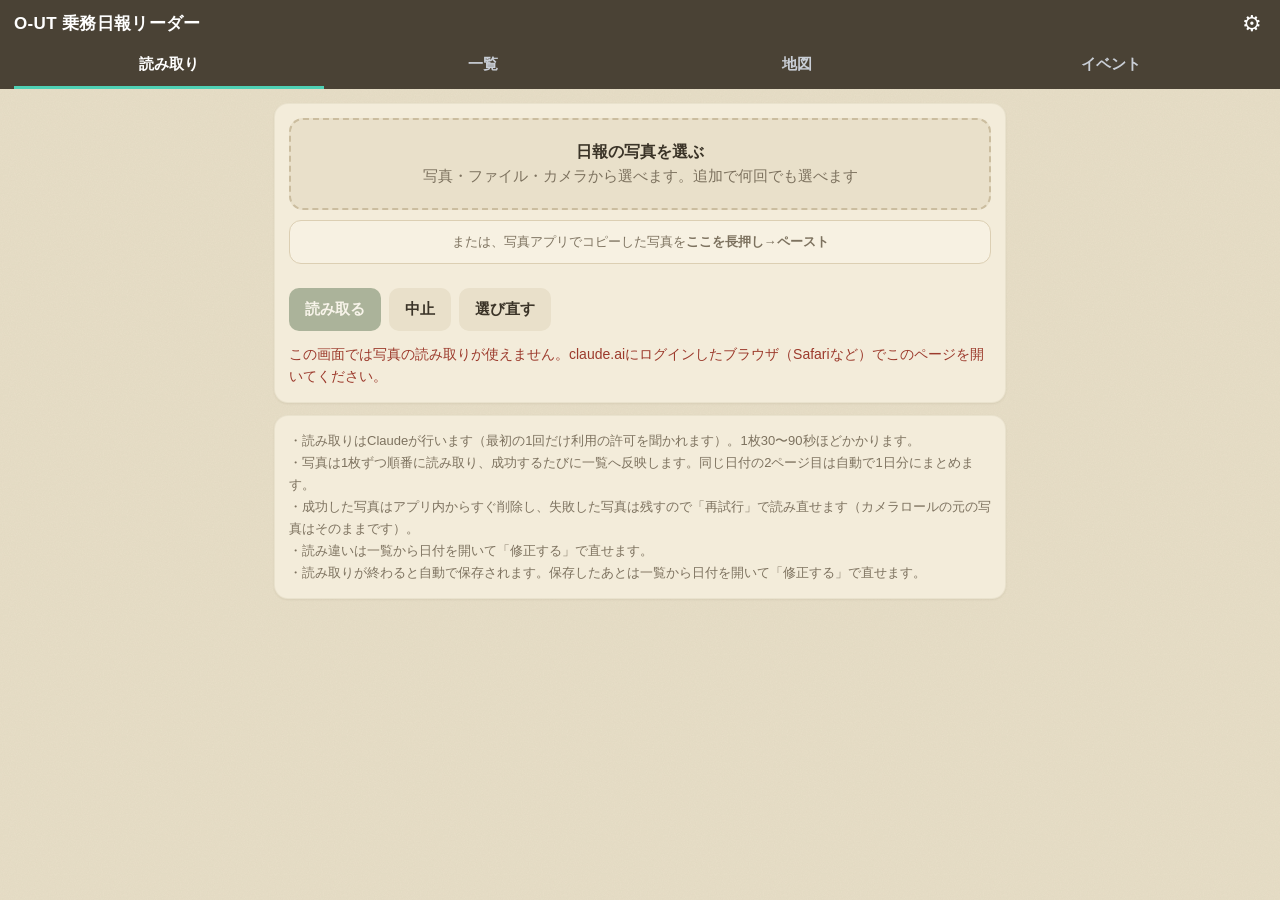
<file: nippo/index.html>
<!DOCTYPE html>
<html lang="ja">
<head>
<meta charset="utf-8">
<meta name="viewport" content="width=device-width,initial-scale=1,viewport-fit=cover">
<meta name="theme-color" content="#4a4235">
<meta name="mobile-web-app-capable" content="yes">
<meta name="apple-mobile-web-app-capable" content="yes">
<meta name="apple-mobile-web-app-status-bar-style" content="black-translucent">
<meta name="apple-mobile-web-app-title" content="O-UT日報">
<link rel="manifest" href="manifest.webmanifest">
<link rel="apple-touch-icon" href="icon-180.png">
<link rel="icon" type="image/png" sizes="192x192" href="icon-192.png">
<link rel="icon" type="image/png" sizes="512x512" href="icon-512.png">
<!-- brush-up 2026-11-27: 確認画面の再描画を減らす / JSON書き出し / 一覧検索 / 天気なし表示 / イベント範囲 -->
<title>O-UT 乗務日報リーダー</title>
<script src="cal-data.js"></script>
<script src="ev-data.js"></script>
<style>
:root{
  --bg:#f4f5f7;--card:#fff;--ink:#1b1e24;--sub:#6b7280;--line:#e3e6ea;
  --acc:#0f6e5c;--acc2:#e7f3f0;--warn:#b45309;--warnbg:#fff7e6;--red:#b42318;
  --hdrbg:#1b1e24;--solid:#1b1e24;--field:#fff;--chip:#f1f3f5;--line2:#cfd4da;--pagebg:#f4f5f7;
  --mapbg:#eef2f0;--mapgrid:#dde3e0;--mapward:#b4bfba;--maplm:#6b7570;--shade:rgba(0,0,0,.05);
}
/* ライト：藁半紙 */
html[data-theme="paper"]{
  --bg:transparent;--card:#f3ecda;--ink:#3b3428;--sub:#7d725f;--line:#dccfb3;--line2:#cbbd9f;
  --acc:#56704d;--acc2:#e4e2c8;--warn:#9a5b1d;--warnbg:#f3e2c4;--red:#9c3a2c;
  --hdrbg:#4a4235;--solid:#4a4235;--field:#f7f1e2;--chip:#e9e0ca;
  --pagebg:#e7dec7 url("data:image/svg+xml,%3Csvg xmlns='http://www.w3.org/2000/svg' width='220' height='220'%3E%3Cfilter id='n'%3E%3CfeTurbulence type='fractalNoise' baseFrequency='.85' numOctaves='3' stitchTiles='stitch'/%3E%3CfeColorMatrix values='0 0 0 0 .42 0 0 0 0 .36 0 0 0 0 .25 0 0 0 .09 0'/%3E%3C/filter%3E%3Crect width='100%25' height='100%25' filter='url(%23n)'/%3E%3C/svg%3E");
  --mapbg:#ebe3cf;--mapgrid:#dbd0b6;--mapward:#b9ab8c;--maplm:#7d725f;--shade:rgba(80,60,30,.08);
  color-scheme:light;
}
html[data-theme="paper"] .card{box-shadow:0 1px 2px var(--shade);border:1px solid rgba(120,100,60,.08)}
/* ダーク：宇宙 */
html[data-theme="space"]{
  --bg:transparent;--card:rgba(20,24,46,.82);--ink:#e6e8f5;--sub:#9aa3c9;--line:rgba(255,255,255,.11);--line2:rgba(255,255,255,.2);
  --acc:#7cc7ff;--acc2:rgba(124,199,255,.14);--warn:#f5c26b;--warnbg:rgba(245,194,107,.12);--red:#ff8a8a;
  --hdrbg:rgba(8,10,26,.92);--solid:#5b62d6;--field:rgba(255,255,255,.06);--chip:rgba(255,255,255,.08);
  --pagebg:#05060f;
  --mapbg:#0c1024;--mapgrid:#1a2040;--mapward:#3b4470;--maplm:#8a93bd;--shade:rgba(0,0,0,.4);
  color-scheme:dark;
}
html[data-theme="space"] body::before{content:"";position:fixed;inset:0;z-index:-1;pointer-events:none;
  background:
    radial-gradient(1px 1px at 20px 30px,#fff,transparent),radial-gradient(1px 1px at 120px 80px,#cfd8ff,transparent),
    radial-gradient(1.5px 1.5px at 200px 150px,#fff,transparent),radial-gradient(1px 1px at 60px 190px,#ffe9c4,transparent),
    radial-gradient(1px 1px at 170px 240px,#fff,transparent),radial-gradient(1.2px 1.2px at 260px 40px,#bcd2ff,transparent),
    radial-gradient(1px 1px at 300px 210px,#fff,transparent),radial-gradient(.8px .8px at 90px 120px,#fff,transparent);
  background-size:320px 280px;background-color:transparent;opacity:.85}
html[data-theme="space"] body{background:
    radial-gradient(ellipse 70% 45% at 15% 10%,rgba(98,60,180,.35),transparent 70%),
    radial-gradient(ellipse 60% 40% at 90% 35%,rgba(30,90,170,.32),transparent 70%),
    radial-gradient(ellipse 80% 50% at 50% 100%,rgba(150,40,120,.22),transparent 70%),
    linear-gradient(180deg,#05060f,#0a0d22 50%,#070814) fixed;min-height:100vh}
html[data-theme="space"] .card,html[data-theme="space"] .sheet{backdrop-filter:blur(6px);-webkit-backdrop-filter:blur(6px)}
html[data-theme="space"] .sheet{background:rgba(16,19,40,.97)}
html[data-theme="space"] .lv-bot,html[data-theme="space"] .evtop{background:rgba(10,12,30,.9)}
html[data-theme="space"] input,html[data-theme="paper"] input,html[data-theme="space"] textarea{background:var(--field);color:var(--ink);border-color:var(--line2)}
html[data-theme="space"] .chart text{fill:#aab2d6}
html[data-theme="space"] .chart line{stroke:rgba(255,255,255,.12)}
html[data-theme="space"] .hol,html[data-theme="space"] .btn.danger,html[data-theme="space"] .etag.k-sports{background:rgba(255,120,120,.15)}
html[data-theme="space"] .wx span.rain,html[data-theme="space"] .etag.k-cruise{background:rgba(110,160,255,.18);color:#9cc0ff}
html[data-theme="space"] .etag.k-dinner{background:rgba(245,170,90,.16);color:#f5c08a}
html[data-theme="space"] .etag.k-stage{background:rgba(190,130,255,.18);color:#d3b0ff}
html[data-theme="space"] .evhit{background:rgba(245,194,107,.12)}
html[data-theme="paper"] .evhit{background:#efe2c3}
*{box-sizing:border-box}
html,body{margin:0;background:var(--pagebg);color:var(--ink);
  font-family:-apple-system,BlinkMacSystemFont,"Hiragino Sans","Noto Sans JP",sans-serif;
  font-size:calc(15px*var(--fs,1));-webkit-text-size-adjust:100%}
header{position:sticky;top:0;z-index:5;background:var(--hdrbg);color:#fff;padding:12px 14px 0}
header h1{font-size:calc(17px*var(--fs,1));margin:0 0 10px;letter-spacing:.02em}
nav{display:flex;gap:4px}
nav button{flex:1;background:transparent;color:#c9ced6;border:0;padding:10px 0 12px;font-size:calc(15px*var(--fs,1));
  border-bottom:3px solid transparent;font-weight:600}
nav button.on{color:#fff;border-bottom-color:#4fd1b5}
main{padding:14px;max-width:760px;margin:0 auto 80px}
.card{background:var(--card);border-radius:14px;padding:14px;margin-bottom:12px;box-shadow:0 1px 2px rgba(0,0,0,.05)}
.btn{display:inline-flex;align-items:center;justify-content:center;gap:6px;border:0;border-radius:10px;
  padding:12px 16px;font-size:calc(15px*var(--fs,1));font-weight:600;background:var(--acc);color:#fff;cursor:pointer}
.btn.sub{background:var(--acc2);color:var(--acc)}
.btn.ghost{background:var(--chip);color:var(--ink)}
.btn.danger{background:#fdecea;color:var(--red)}
.btn:disabled{opacity:.45}
.btn.block{width:100%}
.row{display:flex;gap:8px;flex-wrap:wrap}
.muted{color:var(--sub);font-size:calc(13px*var(--fs,1))}
.pick{display:block;border:2px dashed var(--line2);border-radius:14px;padding:22px 12px;text-align:center;
  color:var(--sub);background:var(--chip);cursor:pointer}
.pick b{display:block;color:var(--ink);font-size:calc(16px*var(--fs,1));margin-bottom:4px}
.pick input{display:none}
.vh{position:absolute;left:-9999px;width:1px;height:1px;opacity:0}
.paste{margin-top:10px;border:1px solid var(--line);border-radius:12px;padding:12px;text-align:center;
  color:var(--sub);font-size:calc(13px*var(--fs,1));background:var(--field);outline:none;caret-color:transparent}
.paste:focus{border-color:var(--acc);background:var(--acc2)}
label.btn{text-align:center}
.sheet a.lnk{color:var(--acc);font-weight:600;word-break:break-all}
.thumbs{display:flex;gap:8px;flex-wrap:wrap;margin:12px 0}
.qi{position:relative;width:96px;font-size:calc(11px*var(--fs,1));text-align:center}
.qi img{width:96px;height:120px;object-fit:cover;border-radius:8px;border:1px solid var(--line);display:block}
.qi.run img{outline:3px solid var(--acc)}
.qi.fail img{outline:3px solid var(--red)}
.ql{margin-top:3px;font-weight:600}.qi.fail .ql{color:var(--red)}.qi.run .ql{color:var(--acc)}
.qe{color:var(--red);line-height:1.3;margin-top:2px}
.qb{margin-top:4px;width:100%;border:0;border-radius:8px;padding:6px 0;background:#fdecea;color:var(--red);font-weight:700;font-size:calc(12px*var(--fs,1))}
.qx{position:absolute;top:-6px;right:-6px;width:26px;height:26px;border-radius:50%;border:0;background:var(--solid);color:#fff;font-size:calc(15px*var(--fs,1));line-height:26px;padding:0}
.status{margin-top:12px;font-size:calc(14px*var(--fs,1));line-height:1.6;white-space:pre-line}
.status.err{color:var(--red)}
.ok{color:var(--acc);font-weight:600}
.warn{background:var(--warnbg);color:var(--warn);border-radius:10px;padding:10px 12px;font-size:calc(13px*var(--fs,1));margin:8px 0;line-height:1.5}
h2{font-size:calc(16px*var(--fs,1));margin:4px 0 10px}
h3{font-size:calc(14px*var(--fs,1));margin:14px 0 8px;color:var(--sub)}
.grid2{display:grid;grid-template-columns:1fr 1fr;gap:8px}
label.f{display:block;font-size:calc(12px*var(--fs,1));color:var(--sub)}
label.f input{display:block;width:100%;margin-top:3px}
input[type=text],input[type=time],input[type=date],input[type=number],input.t{
  font:inherit;font-size:calc(15px*var(--fs,1));padding:8px;border:1px solid var(--line2);border-radius:8px;background:var(--field);color:var(--ink);min-width:0}
.ride{border:1px solid var(--line);border-radius:12px;padding:10px;margin-bottom:8px;background:var(--chip)}
.ride .top{display:grid;grid-template-columns:52px 1fr 1fr 64px;gap:6px;align-items:end}
.ride .mid{display:grid;grid-template-columns:1fr 1fr;gap:6px;margin-top:6px}
.ride .bot{display:grid;grid-template-columns:1fr 1fr 1fr 34px;gap:6px;margin-top:6px;align-items:end}
.ride.brk .top{grid-template-columns:1fr 1fr 34px}
.chk{display:flex;align-items:center;justify-content:center;gap:4px;font-size:calc(13px*var(--fs,1));border:1px solid var(--line2);
  border-radius:8px;padding:8px 4px;background:var(--field);user-select:none}
.chk.on{background:var(--acc);color:#fff;border-color:var(--acc)}
.x{border:0;background:var(--chip);border-radius:8px;height:38px;font-size:calc(18px*var(--fs,1));color:var(--sub)}
.sum{display:grid;grid-template-columns:repeat(3,1fr);gap:8px}
.sum div{background:var(--chip);border-radius:10px;padding:8px}
.sum small{display:block;color:var(--sub);font-size:calc(11px*var(--fs,1))}
.sum b{font-size:calc(16px*var(--fs,1))}
.month{margin:18px 2px 8px;display:flex;justify-content:space-between;align-items:baseline}
.month b{font-size:calc(16px*var(--fs,1))}
.day{cursor:pointer}
.day .d1{display:flex;justify-content:space-between;align-items:baseline}
.day .d1 b{font-size:calc(16px*var(--fs,1))}
.day .d2{color:var(--sub);font-size:calc(13px*var(--fs,1));margin-top:4px;line-height:1.6}
.amt{font-weight:700;font-size:calc(17px*var(--fs,1))}
.sat{color:#1d4ed8}.sun{color:var(--red)}
table{border-collapse:collapse;width:100%;font-size:calc(13px*var(--fs,1))}
th,td{border-bottom:1px solid var(--line);padding:6px 4px;text-align:left;vertical-align:top}
th{color:var(--sub);font-weight:600;font-size:calc(12px*var(--fs,1))}
td.n{text-align:right;white-space:nowrap}
.tag{display:inline-block;font-size:calc(11px*var(--fs,1));padding:1px 6px;border-radius:6px;background:var(--acc2);color:var(--acc);font-weight:700}
.tag.g{background:var(--chip);color:var(--sub)}
.sheet-bg{position:fixed;inset:0;background:rgba(10,12,16,.45);z-index:20;display:flex;align-items:flex-end;justify-content:center}
.sheet-bg[hidden]{display:none}
.sheet{background:var(--card);width:100%;max-width:760px;max-height:88vh;overflow:auto;border-radius:18px 18px 0 0;
  padding:16px 16px calc(16px + env(safe-area-inset-bottom))}
.sheet h2{margin-top:0}
.sheet .acts{display:flex;flex-direction:column;gap:8px;margin-top:14px}
.empty{text-align:center;color:var(--sub);padding:40px 10px}
#toast{position:fixed;left:50%;bottom:24px;transform:translateX(-50%);background:var(--solid);color:#fff;
  padding:10px 16px;border-radius:999px;font-size:calc(14px*var(--fs,1));z-index:30;opacity:0;transition:opacity .2s;pointer-events:none}
#toast.show{opacity:1}
textarea.csv{width:100%;height:160px;font-size:calc(12px*var(--fs,1));font-family:ui-monospace,Menlo,monospace}
.scroll{overflow-x:auto}
.chip{border:1px solid var(--line2);background:var(--field);border-radius:999px;padding:7px 12px;font-size:calc(13px*var(--fs,1));font-weight:600;color:var(--sub)}
.chip.on{background:var(--solid);color:#fff;border-color:var(--ink)}
.ln{display:inline-block;width:14px;height:3px;border-radius:2px;margin-right:5px;vertical-align:3px}.ln.b{background:#1f6fe0}.ln.r{background:repeating-linear-gradient(90deg,#1f6fe0 0 4px,transparent 4px 7px)}
.dot{display:inline-block;width:9px;height:9px;border-radius:50%;margin-right:5px;vertical-align:1px}.dot.g{background:#0f6e5c}.dot.o{background:#d9480f;border-radius:2px}
.mapwrap{position:relative;border-radius:14px;overflow:hidden;background:var(--chip);box-shadow:0 1px 2px rgba(0,0,0,.08)}
#mapSvg{display:block;width:100%;height:58vh;min-height:300px;touch-action:none;user-select:none}
.sl{width:100%;margin:4px 0 2px;accent-color:var(--acc);height:26px}
#anaFrame{display:block;width:100%;height:58vh;min-height:300px;border:0;border-radius:14px;background:var(--chip);box-shadow:0 1px 2px rgba(0,0,0,.08)}
#anaFrame[hidden]{display:none}
.mapclock{position:absolute;left:10px;top:10px;background:rgba(27,30,36,.88);color:#fff;border-radius:10px;padding:7px 11px;font-size:calc(12px*var(--fs,1));display:flex;flex-direction:column;gap:1px;line-height:1.3;pointer-events:none}
#mapCDate{font-weight:700;font-size:calc(13px*var(--fs,1))}
.mapclock b{font-size:calc(24px*var(--fs,1));font-variant-numeric:tabular-nums;letter-spacing:.02em}
.vs{position:absolute;right:6px;top:170px;bottom:14px;width:48px;z-index:600;touch-action:none;user-select:none;-webkit-user-select:none;display:flex;justify-content:center;cursor:pointer}
.vs[hidden]{display:none}
.vs-track{position:relative;width:8px;height:100%;background:rgba(40,40,48,.28);border-radius:4px;box-shadow:0 0 0 2px rgba(255,255,255,.7)}
.vs-fill{position:absolute;left:0;right:0;top:0;background:#c81010;border-radius:4px}
.vs-thumb{position:absolute;left:50%;width:28px;height:28px;margin:-14px 0 0 -14px;border-radius:50%;background:#fff;border:3px solid #c81010;box-shadow:0 1px 4px rgba(0,0,0,.35);box-sizing:border-box}
.vs-thumb span{position:absolute;right:34px;top:50%;transform:translateY(-50%);background:rgba(27,30,36,.9);color:#fff;font-size:12px;font-weight:700;padding:3px 7px;border-radius:7px;white-space:nowrap;pointer-events:none}
.vs-tk{position:absolute;right:16px;transform:translateY(-50%);font-size:10px;font-weight:700;color:#2a2a2a;background:rgba(255,255,255,.8);border-radius:4px;padding:0 3px;white-space:nowrap;pointer-events:none}
.mukae{color:#2f7cf6;font-weight:800;margin-left:3px}
.mapzoom{position:absolute;right:10px;top:10px;display:flex;flex-direction:column;gap:6px}
.mapzoom button{width:40px;height:40px;border-radius:10px;border:0;background:var(--field);box-shadow:0 1px 3px rgba(0,0,0,.2);font-size:calc(20px*var(--fs,1));font-weight:700;color:var(--ink)}
a.btn{text-decoration:none}
.slots{display:flex;flex-direction:column;gap:6px}
.slot{display:flex;align-items:center;gap:8px;border:1px solid var(--line);background:var(--field);border-radius:10px;padding:9px 10px;font-size:calc(14px*var(--fs,1));text-align:left;color:var(--ink)}
.slot i{width:12px;height:12px;border-radius:3px;background:var(--c);flex:none}
.slot span{flex:1}.slot b{color:var(--sub);font-size:calc(12px*var(--fs,1))}
.ctitle{font-weight:700;font-size:calc(14px*var(--fs,1));margin:12px 0 4px}
.cwrap{position:relative}
.chart{display:block;width:100%;height:auto}
.cwrap.wide{overflow-x:auto;-webkit-overflow-scrolling:touch}
.cwrap.wide .chart{width:auto;height:220px;max-width:none}
.tip{position:absolute;background:var(--solid);color:#fff;font-size:calc(12px*var(--fs,1));padding:5px 8px;border-radius:8px;pointer-events:none;white-space:nowrap;z-index:2}
.legend{display:flex;flex-wrap:wrap;gap:4px 12px;font-size:calc(12px*var(--fs,1));color:var(--sub);margin:4px 0 8px}
.legend i,.cmp th i{display:inline-block;width:10px;height:10px;border-radius:2px;margin-right:4px;vertical-align:-1px}
table.cmp{font-size:calc(12.5px*var(--fs,1));table-layout:fixed}
table.cmp td,table.cmp th{padding:6px 2px}
table.cmp td:first-child,table.cmp th:first-child{color:var(--sub);width:30%}
table.cmp th{white-space:normal;text-align:right;font-size:calc(12px*var(--fs,1));line-height:1.3;word-break:keep-all}
table.cmp td.n{white-space:nowrap}
.hol{display:inline-block;margin-left:6px;font-size:calc(11px*var(--fs,1));color:var(--red);background:#fdecea;border-radius:6px;padding:1px 6px;font-weight:700;vertical-align:2px}
.wx{display:flex;flex-wrap:wrap;gap:4px;margin-top:6px}
.wx span{font-size:calc(12px*var(--fs,1));background:var(--chip);border-radius:6px;padding:2px 6px;color:var(--ink)}
.wx span.rain{background:#e7f0fb;color:#1d4ed8;font-weight:700}
.tabs3{display:flex;gap:4px;margin-top:14px;border-bottom:2px solid var(--line)}
.t3{flex:1;border:0;background:transparent;padding:10px 0 9px;font-size:calc(14px*var(--fs,1));font-weight:700;color:var(--sub);border-bottom:3px solid transparent;margin-bottom:-2px;display:flex;align-items:center;justify-content:center;gap:6px}
.t3 i{width:10px;height:10px;border-radius:2px;background:var(--c)}
.t3.on{color:var(--ink);border-bottom-color:var(--c)}
.t3.off{opacity:.45}
.ted{border-left:4px solid var(--c);padding:10px 0 0 10px;margin-top:8px}
.rg{display:flex;align-items:center;gap:6px;margin-top:8px}.rg .btn{flex:1;padding:10px 8px}.rg span{color:var(--sub)}
.pre{display:flex;gap:6px;margin-top:8px}
.pchip,.tg{border:1px solid var(--line2);background:var(--field);border-radius:999px;padding:7px 10px;font-size:calc(13px*var(--fs,1));font-weight:600;color:var(--sub)}
.pchip{flex:1}
.pchip.on,.tg.on{background:var(--solid);color:#fff;border-color:var(--ink)}
.wdr{display:grid;grid-template-columns:repeat(8,1fr);gap:4px;margin-top:8px}
.wdc{border:1px solid var(--line2);background:var(--field);border-radius:8px;padding:8px 0;font-size:calc(13px*var(--fs,1));font-weight:700;color:#b9bec5}
.wdc.on{background:var(--chip);color:var(--ink);border-color:var(--line2)}
.wdc.on.r{color:var(--red)}.wdc.on.b{color:#1d4ed8}
.cklist{display:grid;grid-template-columns:1fr 1fr;gap:8px 10px;font-size:calc(14px*var(--fs,1))}
.cklist input{width:18px;height:18px;vertical-align:-3px}
body.lock{overflow:hidden;overscroll-behavior:none}
#v-list:not([hidden]){position:fixed;top:var(--hdr,96px);bottom:0;left:0;right:0;max-width:760px;margin:0 auto;display:flex;flex-direction:column;background:var(--bg);z-index:4}
.lv-top{flex:none;padding:8px 10px 0}
.lv-top .card{margin-bottom:6px;padding:10px 10px 6px}
.btn.sm{padding:8px 10px;font-size:calc(13px*var(--fs,1))}
.lv-top .cwrap .chart{height:min(26vh,190px);width:100%}
.lv-top .cwrap.wide .chart{width:auto}
.lv-top .legend{margin:2px 0 0;font-size:calc(11px*var(--fs,1))}
.lv-mid{flex:1;overflow-y:auto;overscroll-behavior:contain;-webkit-overflow-scrolling:touch;padding:0 10px 12px}
.lv-bot{flex:none;display:flex;gap:2px;background:var(--field);border-top:1px solid var(--line);padding:0 4px env(safe-area-inset-bottom);box-shadow:0 -2px 8px rgba(0,0,0,.05)}
.lv-bot .t3{border-bottom:0;border-top:3px solid transparent;margin:0;padding:12px 0 12px;font-size:calc(13px*var(--fs,1))}
.lv-bot .t3.on{border-top-color:var(--c);color:var(--ink);background:var(--chip)}
#v-ev:not([hidden]){position:fixed;top:var(--hdr,96px);bottom:0;left:0;right:0;max-width:760px;margin:0 auto;display:flex;flex-direction:column;background:var(--bg);z-index:4}
.evtop{flex:none;background:var(--field);border-bottom:1px solid var(--line);padding:8px 10px 0}
.evtop .btn.on{background:var(--acc);color:#fff}
.evtabs{display:flex;gap:2px;overflow-x:auto;margin:8px -10px 0;padding:0 6px;scrollbar-width:none}
.evtabs::-webkit-scrollbar{display:none}
.evtab{flex:none;border:0;background:transparent;font-size:calc(13px*var(--fs,1));font-weight:700;color:var(--sub);padding:8px 8px 9px;border-bottom:3px solid transparent;white-space:nowrap}
.evtab i{font-style:normal;font-size:calc(10px*var(--fs,1));margin-left:3px;background:var(--chip);border-radius:999px;padding:1px 5px}
.evtab.on{color:var(--ink);border-bottom-color:var(--acc)}
.evbar{display:flex;align-items:center;gap:6px;padding:6px 0 8px}
.evarr{width:42px;height:42px;border-radius:12px;border:0;background:var(--chip);font-size:calc(17px*var(--fs,1));font-weight:700}
.evarr:disabled{opacity:.3}
.evdt{flex:1;text-align:center}.evdt b{font-size:calc(19px*var(--fs,1))}.evdt small{display:block;color:var(--sub);font-size:calc(12px*var(--fs,1))}
#evVp{flex:1;overflow:hidden;position:relative;touch-action:pan-y}
#evTrack{display:flex;height:100%}
.evpage{flex:0 0 100%;height:100%;overflow-y:auto;overscroll-behavior:contain;-webkit-overflow-scrolling:touch;padding:10px 10px 24px}
.evc{display:block;color:inherit;text-decoration:none}
.evc .tt,.card .tt{font-weight:700;line-height:1.4}
.evc .pl,.card .pl{font-size:calc(13px*var(--fs,1));margin-top:4px}
.tm{display:flex;flex-wrap:wrap;gap:6px;margin-top:6px;font-size:calc(13px*var(--fs,1))}
.tm span{background:var(--chip);border-radius:6px;padding:2px 7px}.tm span.s{background:var(--acc2);color:var(--acc);font-weight:700}.tm span.n{color:var(--sub)}
.etag{display:inline-block;font-size:calc(11px*var(--fs,1));font-weight:700;border-radius:6px;padding:1px 6px;margin-right:6px;vertical-align:1px;background:var(--chip);color:var(--sub)}
.etag.k-cruise{background:#e7f0fb;color:#1d4ed8}.etag.k-dinner{background:#fff1e6;color:#b45309}.etag.k-stage{background:#f3e8ff;color:#7e22ce}.etag.k-live{background:#e7f3f0;color:var(--acc)}.etag.k-sports{background:#fdecea;color:var(--red)}
.sec{font-size:calc(12px*var(--fs,1));color:var(--sub);font-weight:700;margin:12px 4px 6px}
.evday{font-weight:700;color:var(--acc);cursor:pointer}
.evhit{margin-top:8px;background:#fff8e6;border-radius:8px;padding:6px 8px;font-size:calc(13px*var(--fs,1));line-height:1.5}
.evhit.sm{font-size:calc(12px*var(--fs,1));padding:4px 6px;margin-top:4px}
.hgrid{display:grid;grid-template-columns:repeat(4,1fr);gap:6px}.hgrid .btn{padding:8px 4px}.hgrid small{font-weight:400;font-size:calc(11px*var(--fs,1))}
#v-map [hidden]{display:none!important}
table.cmp th.cmphead{text-align:left;color:var(--acc);font-size:calc(12px*var(--fs,1));padding-top:12px;background:transparent}
.fsrow{display:grid;grid-template-columns:repeat(4,1fr);gap:6px}.fsrow .btn{padding:10px 4px}
.month{flex-wrap:wrap;gap:2px 10px}.month b{white-space:nowrap}
.analeg{display:flex;flex-wrap:wrap;gap:4px 10px;font-size:calc(12px*var(--fs,1));margin:6px 0 2px}.analeg i{display:inline-block;width:12px;height:12px;border-radius:3px;margin-right:4px;vertical-align:-1px}
</style>
</head>
<body>
<header>
  <div style="display:flex;justify-content:space-between;align-items:center"><h1>O-UT 乗務日報リーダー</h1><button id="btnSet" aria-label="設定" style="background:transparent;border:0;color:#fff;font-size:calc(22px*var(--fs,1));margin:-6px -4px 4px 0;padding:4px 8px">⚙︎</button></div>
  <nav>
    <button id="tab-read" class="on">読み取り</button>
    <button id="tab-list">一覧</button>
    <button id="tab-map">地図</button>
    <button id="tab-ev">イベント</button>
  </nav>
</header>

<main>
  <!-- 読み取り -->
  <section id="v-read">
    <div class="card" id="modeClaude">
      <div class="pick" id="pickLabel" role="button" tabindex="0">
        <b>日報の写真を選ぶ</b>
        写真・ファイル・カメラから選べます。追加で何回でも選べます
      </div>
      <input id="fPhoto" class="vh" type="file" accept="image/*" multiple>
      <input id="fFile" class="vh" type="file" multiple>
      <input id="fCam" class="vh" type="file" accept="image/*" capture="environment">
      <div id="pasteBox" class="paste" contenteditable="true" inputmode="none" aria-label="写真の貼り付け欄">
        または、写真アプリでコピーした写真を<b>ここを長押し→ペースト</b>
      </div>
      <div class="thumbs" id="thumbs"></div>
      <div class="row">
        <button class="btn" id="btnRead" disabled>読み取る</button>
        <button class="btn ghost" id="btnStop" hidden>中止</button>
        <button class="btn ghost" id="btnClear" hidden>選び直す</button>
      </div>
      <div class="status" id="status"></div>
    </div>
    <div class="card muted" style="line-height:1.7" id="noteClaude">
      ・読み取りはClaudeが行います（最初の1回だけ利用の許可を聞かれます）。1枚30〜90秒ほどかかります。<br>
      ・写真は1枚ずつ順番に読み取り、成功するたびに一覧へ反映します。同じ日付の2ページ目は自動で1日分にまとめます。<br>・成功した写真はアプリ内からすぐ削除し、失敗した写真は残すので「再試行」で読み直せます（カメラロールの元の写真はそのままです）。<br>・読み違いは一覧から日付を開いて「修正する」で直せます。<br>
      ・読み取りが終わると自動で保存されます。保存したあとは一覧から日付を開いて「修正する」で直せます。
    </div>
  </section>

  <!-- 確認・修正 -->
  <section id="v-review" hidden></section>

  <!-- 地図 -->
  <section id="v-ev" hidden>
    <div class="evtop">
      <div class="row" style="flex-wrap:nowrap;gap:6px">
        <button class="btn ghost sm" id="evYear" style="flex:1"></button>
        <button class="btn ghost sm" id="evMonth" style="flex:1"></button>
        <button class="btn ghost sm" id="evHour" style="flex:1.1"></button>
        <button class="btn ghost sm" id="evToday">今日</button>
      </div>
      <nav class="evtabs" id="evTabs"></nav>
      <div class="evbar"><button class="evarr" id="evPrev">◀</button><div class="evdt" id="evDt"></div><button class="evarr" id="evNext">▶</button></div>
    </div>
    <div id="evVp"><div id="evTrack"></div></div>
  </section>
  <section id="v-map" hidden>
    <div class="row" style="margin-bottom:8px">
      <button class="btn" id="mapMode" style="flex:1"></button>
    </div>
    <div class="row ana-only" style="margin-bottom:8px">
      <button class="btn ghost" id="anaKind" style="flex:1"></button>
      <button class="btn ghost" id="anaMap" style="flex:1"></button>
    </div>
    <div class="row" style="margin-bottom:8px">
      <button class="btn ghost" id="fY" style="flex:1"></button>
      <button class="btn ghost" id="fM" style="flex:1"></button>
    </div>
    <div class="row" style="margin-bottom:8px">
      <button class="btn ghost" id="fW" style="flex:1"></button>
      <button class="btn ghost" id="fH" style="flex:1"></button>
    </div>
    <div class="row not-biz" style="margin-bottom:8px">
      <button class="btn ghost" id="mapPrev" aria-label="前の日報">◀</button>
      <button class="btn ghost" id="mapDate" style="flex:1"></button>
      <button class="btn ghost" id="mapNext" aria-label="次の日報">▶</button>
      <button class="btn ghost" id="mapBand" style="flex:1"></button>
    </div>
    <div class="row play-only" style="margin-bottom:8px">
      <button class="chip" data-layer="pick"><span class="dot g"></span>乗車地</button>
      <button class="chip" data-layer="drop"><span class="dot o"></span>降車地</button>
      <button class="chip" data-layer="line"><span class="ln b"></span>実車の線</button>
      <button class="chip" data-layer="empty"><span class="ln r"></span>空車の線</button>
    </div>
    <div class="mapwrap" id="mapWrap">
      <svg id="mapSvg" xmlns="http://www.w3.org/2000/svg" preserveAspectRatio="xMidYMid meet"></svg>
      <div class="mapclock play-only"><div id="mapCDate">--/--</div><b id="mapClock">--:--:--</b><div><span id="mapState"></span>　<span id="mapElapsed"></span></div></div>
      <div class="mapclock biz-only"><div id="bizCDate">--/--</div><b id="bizClock">--:--:--</b><div id="bizLook"></div></div>
      <div class="vs biz-only" id="bizVs" aria-label="何分先を見るか"></div>
      <div class="mapzoom"><button id="mapIn">＋</button><button id="mapOut">－</button><button id="mapFit" style="font-size:calc(12px*var(--fs,1))">全体</button></div>
    </div>
    <iframe id="anaFrame" title="詳しい地図（解析）" hidden></iframe>
    <div class="muted" id="mapNote" style="margin:6px 2px"></div>
    <a class="btn block" id="mapOpen" target="_blank" rel="noopener" style="margin-bottom:12px;pointer-events:none;opacity:.5">🗺 詳しい地図で開く（道路・町名つき）</a>
    <div class="card play-only" style="padding:10px 12px">
      <div class="row" style="align-items:center">
        <button class="btn" id="mapPlay" style="min-width:96px">▶ 再生</button>
        <button class="btn ghost" id="mapSpeed" style="flex:1"></button>
        <button class="btn ghost" id="mapAll">最後まで</button>
      </div>
      <input type="range" id="mapSlider" min="0" max="100" value="0" step="1" style="width:100%;margin-top:10px">
      <div class="row muted" style="justify-content:space-between;font-size:calc(12px*var(--fs,1))"><span id="mapStart"></span><span id="mapEnd"></span></div>
    </div>
    <div class="card biz-only" style="padding:10px 12px">
      <div class="row" style="align-items:center;justify-content:space-between">
        <div><div class="muted" style="font-size:calc(12px*var(--fs,1))">見ている時刻</div><b id="bizSee" style="font-size:calc(18px*var(--fs,1))">--:--</b></div>
        <button class="btn ghost" id="bizNow">今に戻す</button>
      </div>
      <input type="range" id="bizSlider" min="0" max="360" step="5" value="0" style="width:100%;margin-top:10px">
      <div class="row muted" style="justify-content:space-between;font-size:calc(12px*var(--fs,1))"><span>今</span><span>+6時間先</span></div>
      <div class="muted" style="font-size:calc(12px*var(--fs,1));margin-top:4px">右の縦のバーか、上のスライダーを左右にずらすと、6時間先まで見られます。</div>
    </div>
    <div class="card day" id="mapInfo"></div>
    <div class="muted biz-only" style="font-size:calc(12px*var(--fs,1));line-height:1.6;margin:0 2px 20px">端末（携帯・iPad）の時計に合わせて動きます。丸の数字は、選んだ年・月・曜日・祝日に当たる日報で、見ている時刻から1時間以内の時刻に乗せた回数です。乗せた時刻が近づくほど赤く濃くなり、その時刻を過ぎると消えます。右の縦のバーか下のスライダーをずらすと6時間先まで見られます。曜日は乗務日（出庫した日）で分け、祝日に当たる日を含めるかは「祝日」で選べます。朝5時までは前日の乗務として扱います。迎車の乗車は住所の後ろに青い「迎」が付きます。位置はClaudeが住所から推定した概算です。丸をタップすると詳しい内容が出ます。</div>
    <div class="muted ana-only" style="font-size:calc(12px*var(--fs,1));line-height:1.6;margin:0 2px 20px">色の付いた範囲は、乗せた（降ろした）住所の町を、その町の全ての丁目を囲む形で示したものです（例：神宮前2丁目で乗せたら神宮前1〜6丁目全体）。色は回数で分けています（〜5回 濃い青／6〜10回 青／11〜20回 明るい青／21〜30回 緑／31回〜 黄色）。数字は回数です。丁目の位置はClaudeが推定した概算で、実際の町の境界線ではありません。範囲をタップすると詳しい内容が出ます。地図そのものは道路・町名つきの詳しい地図で表示しています（上のボタンで簡易地図にも戻せます）。</div>
    <div class="muted play-only" style="font-size:calc(12px*var(--fs,1));line-height:1.6;margin:0 2px 20px">● 乗車地　■ 降車地　（番号は乗車No）。青い実線は実車（乗車→降車）、青い点線は空車（降車→次の乗車）で、走り終えた線は少し濃い色の半透明になります。空車の線は道順が分からないため直線です。位置はClaudeが住所から推定した概算で、背景は区の名前と主な駅だけの簡易図です。点をタップするとその乗車を表示します。正確な場所はGoogleマップのボタンで確認できます。</div>
  </section>
  <!-- 一覧 -->
  <section id="v-list" hidden>
    <div class="lv-top" id="aggTop"></div>
    <div class="lv-mid" id="lvMid">
      <div id="aggMid"></div>
      <div id="nippoBox" hidden>
        <div class="row" style="justify-content:space-between;align-items:center;margin:4px 0 2px">
          <div class="muted" id="listNote"></div>
          <input type="text" id="listSearch" class="t" placeholder="場所・日付で絞り込む" inputmode="search" style="flex:1;min-width:140px">
          <button class="btn sub" id="btnExport">書き出し</button>
        </div>
        <div id="list"></div>
      </div>
    </div>
    <div class="lv-bot" id="aggBot"></div>
  </section>
</main>

<div class="sheet-bg" id="sheetBg" hidden><div class="sheet" id="sheet"></div></div>
<div id="toast"></div>

<script>
(() => {
"use strict";
/* ---------- 状態 ---------- */
let sample = null, imgLimits = null, db = null, uid = null, store = "none";
let reports = {};          // date -> report

let draft = null;          // 確認中のデータ
let ctl = null;
const WD = ["日","月","火","水","木","金","土"];
const $ = s => document.querySelector(s);
const esc = s => String(s ?? "").replace(/[&<>"']/g, c => ({"&":"&amp;","<":"&lt;",">":"&gt;",'"':"&quot;","'":"&#39;"}[c]));
const yen = n => (Number(n)||0).toLocaleString("ja-JP");
const pad = n => String(n).padStart(2,"0");

function toast(msg){const t=$("#toast");t.textContent=msg;t.classList.add("show");clearTimeout(t._h);t._h=setTimeout(()=>t.classList.remove("show"),2200);}

/* ---------- タブ ---------- */
function setHdr(){ const h=document.querySelector("header"); if(h) document.documentElement.style.setProperty("--hdr", h.offsetHeight+"px"); }
window.addEventListener("resize", setHdr);
function show(view){
  for (const v of ["read","review","list","map","ev"]) $("#v-"+v).hidden = v!==view;
  $("#tab-ev").classList.toggle("on", view==="ev");
  $("#tab-read").classList.toggle("on", view==="read"||view==="review");
  $("#tab-list").classList.toggle("on", view==="list");
  $("#tab-map").classList.toggle("on", view==="map");
  if(view!=="map" && typeof stopPlay==="function" && mp.playing) stopPlay();
  document.body.classList.toggle("lock", view==="list"||view==="ev"); setHdr();
  window.scrollTo(0,0);
}
$("#tab-list").onclick = () => { renderList(); show("list"); };
$("#tab-map").onclick = () => { show("map"); openMap(); };
$("#tab-ev").onclick = () => { show("ev"); evOpen(); };

/* ---------- ポップアップ ---------- */
function openSheet(title, html, actions){
  const s = $("#sheet");
  s.innerHTML = `<h2>${esc(title)}</h2>${html||""}<div class="acts"></div>`;
  const box = s.querySelector(".acts");
  (actions||[{label:"閉じる",cls:"ghost"}]).forEach(a=>{
    const b=document.createElement("button");
    b.className="btn block "+(a.cls||"");b.textContent=a.label;
    b.onclick=async()=>{ if(a.keep!==true) closeSheet(); if(a.fn) await a.fn(); };
    box.appendChild(b);
  });
  $("#sheetBg").hidden=false;
}
function closeSheet(){ $("#sheetBg").hidden=true; $("#sheet").innerHTML=""; }
$("#sheetBg").addEventListener("click", e=>{ if(e.target.id==="sheetBg") closeSheet(); });

/* ---------- 時刻・集計 ---------- */
function normTime(t){
  if(t==null) return "";
  const m = String(t).replace(/[：]/g,":").match(/(\d{1,2})\s*:\s*(\d{2})/);
  return m ? pad(+m[1])+":"+m[2] : "";
}
function tmin(t){ const m=normTime(t).match(/(\d+):(\d+)/); return m? (+m[1])*60+(+m[2]) : null; }
function span(a,b){ const x=tmin(a), y=tmin(b); if(x==null||y==null) return 0; let d=y-x; if(d<0) d+=1440; return d; }
function hm(min){ if(min==null||isNaN(min)) return "—"; const s=min<0?"-":""; min=Math.abs(Math.round(min)); return s+Math.floor(min/60)+":"+pad(min%60); }
function normDate(s){
  if(!s) return "";
  const m=String(s).match(/(\d{4})\D+(\d{1,2})\D+(\d{1,2})/);
  return m? `${m[1]}-${pad(+m[2])}-${pad(+m[3])}` : "";
}
function wday(date){ const [y,m,d]=date.split("-").map(Number); return new Date(y,m-1,d).getDay(); }
function md(date){ const [,m,d]=date.split("-").map(Number); return `${m}/${d}`; }
function wdHtml(date){ const w=wday(date); const h=typeof holiday==="function"&&holiday(date); return `<span class="${(w===0||h)?"sun":w===6?"sat":""}">(${WD[w]})</span>`; }
// 出庫からの経過分（日付をまたぐ時刻を正しく並べる）
function rel(t, base){ const m=tmin(t); if(m==null) return 99999; let r=m-base; if(r< -60) r+=1440; return r; }

function summarize(r){
  const out = {};
  out.weekday = r.date ? WD[wday(r.date)] : "";
  let bind = null;
  if(r.date && r.departTime && r.returnTime){
    const [y,m,d]=r.date.split("-").map(Number);
    const dep=new Date(y,m-1,d,...normTime(r.departTime).split(":").map(Number));
    let retDate = r.returnDate;
    let ret;
    if(retDate){ const [ry,rm,rd]=retDate.split("-").map(Number); ret=new Date(ry,rm-1,rd,...normTime(r.returnTime).split(":").map(Number)); }
    else { ret=new Date(dep); const [h,mi]=normTime(r.returnTime).split(":").map(Number); ret.setHours(h,mi); if(ret<=dep) ret.setDate(ret.getDate()+1); }
    bind = Math.round((ret-dep)/60000);
  }
  out.bind = bind;
  out.breakMin = (r.breaks||[]).reduce((s,b)=>s+span(b.start,b.end),0);
  out.work = bind!=null ? bind-out.breakMin : null;
  const rides = r.rides||[];
  out.count = rides.length;
  out.pickups = rides.filter(x=>x.pickup).length;
  out.km = Math.round(rides.reduce((s,x)=>s+(Number(x.km)||0),0)*10)/10;
  out.fare = rides.reduce((s,x)=>s+(Number(x.fare)||0),0);
  out.rideMin = rides.reduce((s,x)=>s+span(x.on,x.off),0);
  out.avg = out.count ? Math.round(out.fare/out.count) : 0;
  return out;
}

/* ---------- 保存先 ---------- */
const LS_KEY = "out-nippo-reports";
function lsLoad(){ try{ reports = JSON.parse(localStorage.getItem(LS_KEY)||"{}")||{}; }catch(e){ reports={}; } }
function lsSave(){ try{ localStorage.setItem(LS_KEY, JSON.stringify(reports)); }catch(e){} }
function col(){ return db.collection("data/users/"+uid); }

async function saveReport(r){
  const body = JSON.parse(JSON.stringify(r)); delete body._orig;
  body.updatedAt = new Date().toISOString();
  if(store==="db"){
    try{ await col().doc(r.date).set(body); }
    catch(e){
      if(e?.code==="invalid_argument"||e?.code==="not_granted"||e?.code==="revoked"){
        // アカウントに保存できない人は端末保存に切り替える
        const cur=JSON.parse(JSON.stringify(reports));
        settings.store="device"; saveSettings(); startDevice(); Object.assign(reports, cur);
        toast("アカウントに保存できないため、この端末に保存します");
      } else throw e;
    }
  }
  reports[r.date]=body; if(store!=="db") lsSave();
}
async function deleteReport(date){
  if(store==="db"){ await col().doc(date).delete(); }
  delete reports[date]; if(store!=="db") lsSave();
}

/* ---------- 写真の選択 ---------- */
const PICKERS = ["#fPhoto","#fFile","#fCam"];
const PAGE_URL = "https://claude.ai/artifact/5QACwcgyX9R9F8xwDXB6QT";
function openPicker(){
  if($("#pickLabel").dataset.busy) return;
  // ボタン自体を本物の選択欄のラベルにして、iPhoneでも確実に開くようにする
  openSheet("どこから選びますか？",
    `<div class="acts" style="margin-top:0">
      <label class="btn block" for="fPhoto">写真ライブラリから</label>
      <label class="btn block sub" for="fFile">ファイル（フォルダ）から</label>
      <label class="btn block sub" for="fCam">カメラで撮る</label>
    </div>
    <div class="muted" style="line-height:1.6;margin-top:12px">
      ・ファイルで最近の項目しか出ないときは、画面下の<b>「ブラウズ」</b>でフォルダを切り替えられます。<br>
      ・ボタンを押しても何も開かないときは、写真アプリで写真をコピーして、前の画面の貼り付け欄に<b>ペースト</b>してください。<br>
      ・Claudeアプリ内で選べないときは、Safariで開くと選べることがあります：<br>
      <a class="lnk" href="${PAGE_URL}" target="_blank" rel="noopener">${PAGE_URL}</a>
    </div>`,
    [{label:"やめる",cls:"ghost"}]);
}
/* ---------- 読み取り待ちの写真（1枚ずつ処理） ---------- */
let queue = [], running = false, qid = 0;
function addFiles(list){
  const add = Array.from(list||[]).filter(f=>!f.type || f.type.startsWith("image/") || /\.(heic|heif|jpe?g|png|webp)$/i.test(f.name||""));
  const skipped = (list?.length||0) - add.length;
  add.forEach(f=>{
    if(queue.some(q=>q.file.name===f.name && q.file.size===f.size && q.file.lastModified===f.lastModified)) return;
    queue.push({id:++qid, file:f, url:URL.createObjectURL(f), state:"wait", err:""});
  });
  renderQueue();
  if(skipped) setStatus(`画像以外のファイル ${skipped}件は除きました`);
  if(add.length) closeSheet();
}
function removeItem(id){
  const i=queue.findIndex(q=>q.id===id); if(i<0) return;
  URL.revokeObjectURL(queue[i].url); queue[i].file=null; queue.splice(i,1);
}
const STATE_LABEL = {wait:"待機中", run:"読み取り中…", fail:"失敗"};
function renderQueue(){
  const box=$("#thumbs"); box.innerHTML="";
  queue.forEach(q=>{
    const el=document.createElement("div"); el.className="qi "+q.state;
    el.innerHTML=`<img src="${q.url}" alt=""><div class="ql">${STATE_LABEL[q.state]}</div>
      ${q.state==="fail"?`<div class="qe">${esc(q.err)}</div><button class="qb" data-r>再試行</button>`:""}
      ${q.state!=="run"?`<button class="qx" data-x aria-label="取り消し">×</button>`:""}`;
    el.querySelector("[data-r]")?.addEventListener("click",()=>{ if(!running) runQueue([q.id]); });
    el.querySelector("[data-x]")?.addEventListener("click",()=>{ if(running && q.state==="run") return; removeItem(q.id); renderQueue(); });
    box.appendChild(el);
  });
  const todo=queue.filter(q=>q.state!=="run").length;
  $("#btnRead").disabled = running || !todo || !sample;
  $("#btnRead").textContent = queue.some(q=>q.state==="fail") ? "読み取る（失敗分も再試行）" : "読み取る";
  $("#btnClear").hidden = running || !queue.length;
  $("#btnStop").hidden = !running;
  const pl=$("#pickLabel"); if(running){ pl.dataset.busy="1"; pl.style.opacity=".5"; } else { delete pl.dataset.busy; pl.style.opacity=""; }
  if(!running && queue.length && !$("#status").textContent) setStatus(`${queue.length}枚待機中（さらに追加もできます）`);
}
// コピーした写真の貼り付け
const pasteBox = $("#pasteBox");
const PASTE_HTML = pasteBox.innerHTML;
pasteBox.addEventListener("paste", e=>{
  e.preventDefault();
  const cd=e.clipboardData; let fl=[];
  if(cd){
    if(cd.files && cd.files.length) fl=Array.from(cd.files);
    else fl=Array.from(cd.items||[]).filter(it=>it.kind==="file").map(it=>it.getAsFile()).filter(Boolean);
  }
  fl = fl.map((f,i)=> f.name && f.name!=="image.png" ? f : new File([f], `貼り付け${Date.now()}_${i}.${(f.type.split("/")[1]||"jpg")}`, {type:f.type||"image/jpeg", lastModified:Date.now()}));
  if(fl.length) addFiles(fl); else toast("写真が見つかりませんでした。写真をコピーしてから貼り付けてください");
  pasteBox.innerHTML=PASTE_HTML; pasteBox.blur();
});
pasteBox.addEventListener("beforeinput", e=>{ if(e.inputType!=="insertFromPaste") e.preventDefault(); });
pasteBox.addEventListener("drop", e=>{ e.preventDefault(); addFiles(e.dataTransfer?.files); });
pasteBox.addEventListener("dragover", e=>e.preventDefault());
$("#pickLabel").onclick = openPicker;
$("#pickLabel").onkeydown = e=>{ if(e.key==="Enter"||e.key===" "){ e.preventDefault(); openPicker(); } };
PICKERS.forEach(id=>$(id).addEventListener("change", e=>{
  const list = Array.from(e.target.files||[]);
  e.target.value="";
  addFiles(list);
}));
$("#btnClear").onclick = ()=>openSheet("待機中の写真をすべて取り消しますか？","",[
  {label:"取り消す",cls:"danger",fn:()=>{ clearImages(); setStatus(""); }},{label:"やめる",cls:"ghost"}]);
function clearImages(){
  queue.slice().forEach(q=>removeItem(q.id)); PICKERS.forEach(id=>$(id).value=""); renderQueue();
}
function setStatus(t, err){ const s=$("#status"); s.textContent=t; s.className="status"+(err?" err":""); }

/* 写真を上から縦に分割（細かい文字を読みやすくするため） */
async function loadBitmap(file){
  try{ return await createImageBitmap(file,{imageOrientation:"from-image"}); }
  catch(e){
    const u=URL.createObjectURL(file);
    try{
      const im=new Image(); im.src=u; await im.decode();
      const c=document.createElement("canvas"); c.width=im.naturalWidth; c.height=im.naturalHeight;
      c.getContext("2d").drawImage(im,0,0); return c;
    } finally { URL.revokeObjectURL(u); }
  }
}
async function makeStrips(file, maxN){
  const bmp = await loadBitmap(file);
  const W=bmp.width, H=bmp.height;
  let n = W>H ? 2 : 4; n=Math.max(1,Math.min(n,maxN));
  const ov = Math.round(H*0.05);
  const sh = Math.ceil((H + ov*(n-1))/n);
  const scale = Math.min(1, 2000/W);
  const out=[];
  for(let i=0;i<n;i++){
    const y=Math.min(i*(sh-ov), H-sh);
    const c=document.createElement("canvas");
    c.width=Math.round(W*scale); c.height=Math.round(sh*scale);
    c.getContext("2d").drawImage(bmp,0,y,W,sh,0,0,c.width,c.height);
    out.push(await new Promise(res=>c.toBlob(res,"image/jpeg",0.9)));
    c.width=c.height=0;
  }
  if(bmp.close) bmp.close(); else { bmp.width=bmp.height=0; }
  return out;
}

const PROMPT = n => `あなたはタクシー乗務員日報（乗務記録）の読み取り担当です。
添付の${n}枚の画像は、日報1ページの写真を上から順に縦に分割したものです（画像1が最上部。境目は少し重なっています）。重なり部分の行は1回だけ数えてください。

明細表の列は左から「No｜乗車｜降車｜迎｜乗車地｜降車地｜経由地｜営業km｜男｜女｜合計金額｜現収｜未収｜備考」です。
No列が数字の行は「ride」、No列が○休なら「break」、○回なら「deadhead」、○出なら「out」、○入なら「in」です。
表の下にある「休憩時間・休憩場所」の一覧は rows に入れないでください（明細の○休の行だけを使う）。

次のJSONだけを返してください（説明文は不要）:
{"page":"1/2 など右上のページ番号。無ければnull",
 "date":"処理日付 YYYY-MM-DD",
 "depart":"出庫日時 MM/DD HH:MM",
 "return":"入庫日時 MM/DD HH:MM",
 "printed_count":"上部の指数表の『営業回数』の差引の数値。無ければnull",
 "printed_total":"右上の『総営収』の数値。無ければnull",
 "rows":[{"type":"ride|break|deadhead|out|in","no":数値またはnull,"on":"HH:MM","off":"HH:MM","pickup":迎の列に1があればtrue,"from":"乗車地","to":"降車地","via":"経由地。空欄なら空文字","km":数値,"fare":合計金額の数値}]}

注意:
- fare は「合計金額」の列です（現収・未収ではありません）。break/deadhead/out/in の fare は null。
- 時刻はHH:MMの24時間表記。数字や地名は見えるとおりに書き、読めない値は推測せずnull。
- 画像に写っていないヘッダー項目はnull。rowsは表の上から順に。`;

/* Claudeの返答からJSONを取り出す（途中で切れていても行単位で救う） */
function parseLoose(text){
  let s=String(text||"").replace(/```(?:json)?/g,"");
  const a=s.indexOf("{"); if(a<0) throw {code:"invalid_json"};
  s=s.slice(a);
  try{ return JSON.parse(s.slice(0, s.lastIndexOf("}")+1)); }catch(e){}
  let pos=s.length, tries=0;
  while(tries++<80){
    pos=s.lastIndexOf("}", pos-1); if(pos<0) break;
    for(const tail of ["]}","}]}"]){ try{ return JSON.parse(s.slice(0,pos+1)+tail); }catch(e){} }
  }
  throw {code:"invalid_json"};
}
async function readOne(file, signal){
  const maxN = imgLimits?.maxCount || 4;
  let strips = await makeStrips(file, maxN);
  try{
    const {text} = await sample(PROMPT(strips.length), {images:strips, modelTier:settings.tier||"default", signal});
    return parseLoose(text);
  } finally { strips.length=0; strips=null; }
}
async function saveResult(res){
  const d = mergePages([res]);
  if(!d.date) throw {code:"no_date"};
  if(!d.rides.length && !d.breaks.length) throw {code:"no_rows"};
  const old = reports[d.date];
  const final = old ? mergeInto(old, d) : d;
  delete final._orig;
  await saveReport(final);
  return {date:d.date, rides:d.rides.length, merged:!!old};
}
function errText(e){
  const c=e?.code;
  return c==="not_granted" ? "Claudeの利用が許可されていません" :
    c==="rate_limited" ? "混み合っています。少し待って再試行" :
    c==="invalid_json" ? "読み取り結果を整理できませんでした" :
    c==="no_date" ? "処理日付が読めませんでした" :
    c==="no_rows" ? "明細の行が読めませんでした" :
    c==="image_rejected" ? "この写真は読み込めません" :
    c==="images_unavailable" ? "この画面では写真を送れません（Safariで開いて）" :
    c==="session_expired" ? "ログインし直してください" :
    c==="quota_exceeded" ? "保存容量がいっぱいです" :
    c==="refused" ? "読み取りを断られました" :
    "読み取りに失敗しました" + (c ? `（${c}）` : (e?.message ? `（${String(e.message).slice(0,40)}）` : ""));
}
async function runQueue(ids){
  if(running || !sample) return;
  const targets = queue.filter(q=> ids ? ids.includes(q.id) : q.state!=="run").map(q=>q.id);
  if(!targets.length) return;
  running=true; ctl=new AbortController();
  let ok=0, ng=0, stopped=false;
  for(let n=0;n<targets.length;n++){
    const q=queue.find(x=>x.id===targets[n]); if(!q) continue;
    q.state="run"; q.err=""; setStatus(`${n+1}/${targets.length}枚目を読み取り中…（30〜90秒ほど）`); renderQueue();
    try{
      const res = await readOne(q.file, ctl.signal);
      const r = await saveResult(res);
      removeItem(q.id); ok++;   // 成功した写真だけ削除
      toast(`${md(r.date)}に${r.rides}件反映${r.merged?"（既存の日報にまとめました）":""}`);
      if(!$("#v-list").hidden) renderList();
      geocode(addrsOf(reports[r.date])).catch(()=>{});
    }catch(e){
      if(e?.code==="cancelled"){ q.state="wait"; stopped=true; }
      else { q.state="fail"; q.err=errText(e); ng++; }
      if(e?.code==="not_granted"||e?.code==="images_unavailable"){ renderQueue(); break; }
    }
    renderQueue();
    if(stopped) break;
  }
  running=false; ctl=null;
  setStatus(stopped ? "中止しました。写真は残っています。" :
    `完了：成功 ${ok}枚${ng?` ／ 失敗 ${ng}枚（写真は残しています。「再試行」で読み直せます）`:""}`, ng>0);
  renderQueue();
}
$("#btnRead").onclick = ()=>runQueue(null);
$("#btnStop").onclick = ()=>{ ctl?.abort(); };


/* ---------- 複数ページを1日分にまとめる ---------- */
function parseMD(s){ const m=String(s||"").match(/(\d{1,2})\s*\/\s*(\d{1,2})/); return m?[+m[1],+m[2]]:null; }
function mergePages(results){
  const d={date:"",departTime:"",returnDate:"",returnTime:"",printedCount:null,printedTotal:null,rides:[],breaks:[]};
  let retMD=null;
  for(const r of results){
    if(!r || typeof r!=="object") continue;
    if(!d.date) d.date=normDate(r.date);
    if(!d.departTime) d.departTime=normTime(r.depart);
    if(!d.returnTime){ d.returnTime=normTime(r.return); retMD=parseMD(r.return); }
    const pc=parseInt(String(r.printed_count??"").replace(/[^\d]/g,"")); if(d.printedCount==null && pc) d.printedCount=pc;
    const pt=parseInt(String(r.printed_total??"").replace(/[^\d]/g,"")); if(d.printedTotal==null && pt) d.printedTotal=pt;
    for(const row of (Array.isArray(r.rows)?r.rows:[])){
      const t=String(row.type||"").toLowerCase();
      if(t==="ride"){
        const no = row.no!=null && row.no!=="" ? parseInt(row.no) : null;
        if(no!=null && d.rides.some(x=>x.no===no)) continue;
        d.rides.push({no, on:normTime(row.on), off:normTime(row.off), pickup:!!row.pickup && row.pickup!=="0",
          from:row.from||"", to:row.to||"", via:row.via||"",
          km: row.km==null||row.km===""?null:Number(String(row.km).replace(/[^\d.]/g,"")),
          fare: row.fare==null||row.fare===""?null:Number(String(row.fare).replace(/[^\d]/g,""))});
      } else if(t==="break"){
        const b={start:normTime(row.on), end:normTime(row.off), place:row.from||""};
        if(!d.breaks.some(x=>x.start===b.start && x.end===b.end)) d.breaks.push(b);
      } else if(t==="out" && !d.departTime){ d.departTime=normTime(row.on||row.off);
      } else if(t==="in" && !d.returnTime){ d.returnTime=normTime(row.off||row.on); }
    }
  }
  if(d.date && retMD){
    let y=+d.date.slice(0,4); if(retMD[0] < +d.date.slice(5,7)) y++;
    d.returnDate=`${y}-${pad(retMD[0])}-${pad(retMD[1])}`;
  }
  sortDraft(d);
  return d;
}
function sortDraft(d){
  const base = tmin(d.departTime) ?? 0;
  d.rides.sort((a,b)=> (a.no!=null&&b.no!=null) ? a.no-b.no : rel(a.on,base)-rel(b.on,base));
  d.breaks.sort((a,b)=> rel(a.start,base)-rel(b.start,base));
}

/* ---------- 確認・修正画面 ---------- */
/* ---------- 確認画面のスライダー（左右にずらして数値・時刻を変える） ---------- */
function minToTime(m){ m=((Math.round(m)%1440)+1440)%1440; return String(Math.floor(m/60)).padStart(2,"0")+":"+String(m%60).padStart(2,"0"); }
// input（time/number）の直後に横スライダーを付け、両方向に同期する
function addSlider(input, cfg, onInput, onRelease){
  const sl=document.createElement("input");
  sl.type="range"; sl.className="sl";
  sl.min=cfg.min; sl.max=cfg.max; sl.step=cfg.step; sl.setAttribute("aria-label","スライダーで調整");
  sl._sync=()=>{ const v=cfg.val(); sl.value=(v==null||isNaN(v))?cfg.def:v; };
  sl._sync();
  sl.addEventListener("input", ()=>{ onInput(+sl.value); });
  if(onRelease) sl.addEventListener("change", onRelease);
  input.after(sl);
  return sl;
}
function syncSliders(root){ (root||document).querySelectorAll(".sl").forEach(sl=>{ if(typeof sl._sync==="function") sl._sync(); }); }
function renderReview(){
  const d=draft, v=$("#v-review");
  const s=summarize(d);
  let warn="";
  if(!d.date) warn+=`<div class="warn">処理日付が読めませんでした。日付を入れてください。</div>`;
  if(d.printedCount && d.printedCount!==d.rides.length)
    warn+=`<div class="warn">日報の営業回数は ${d.printedCount}回ですが、読み取れた乗車は ${d.rides.length}件です。写真の不足や読み漏れがないか確認してください。</div>`;
  const miss = d.rides.filter(r=>!r.on||!r.off||r.fare==null||r.km==null).length;
  if(miss) warn+=`<div class="warn">読めなかった項目がある乗車が ${miss}件あります（空欄の箇所）。</div>`;
  if(d.printedTotal && s.fare && d.printedTotal!==s.fare)
    warn+=`<div class="warn" style="background:#eef3ff;color:#1e3a8a">明細の合計 ${yen(s.fare)}円 と日報の総営収 ${yen(d.printedTotal)}円 の差は ${yen(s.fare-d.printedTotal)}円です（定額運賃の調整などで差が出ることがあります）。</div>`;

  v.innerHTML = `
  <div class="card">
    <h2>読み取り結果の確認</h2>
    <div class="muted" style="margin-bottom:10px">違うところはタップして直してから保存してください。</div>
    ${warn}
    <div class="grid2">
      <label class="f">処理日付（乗務日）<input type="date" data-k="date" value="${esc(d.date)}"></label>
      <label class="f">曜日<input type="text" value="${d.date?WD[wday(d.date)]+"曜日":""}" disabled></label>
      <label class="f">出庫時刻<input type="time" data-k="departTime" value="${esc(d.departTime)}"></label>
      <label class="f">入庫日<input type="date" data-k="returnDate" value="${esc(d.returnDate)}"></label>
      <label class="f">入庫時刻<input type="time" data-k="returnTime" value="${esc(d.returnTime)}"></label>
      <label class="f">日報の営業回数<input type="number" inputmode="numeric" data-k="printedCount" value="${d.printedCount??""}"></label>
    </div>
  </div>
  <div class="card" id="sumBox"></div>
  <div class="card">
    <h2>乗車 <span class="muted" id="rideCnt"></span></h2>
    <div id="rides"></div>
    <button class="btn sub block" id="addRide">＋ 乗車を追加</button>
  </div>
  <div class="card">
    <h2>休憩</h2>
    <div id="breaks"></div>
    <button class="btn sub block" id="addBreak">＋ 休憩を追加</button>
  </div>
  <div class="row" style="position:sticky;bottom:10px">
    <button class="btn ghost" id="btnDiscard" style="flex:1">破棄</button>
    <button class="btn" id="btnSave" style="flex:2">保存する</button>
  </div>`;

  v.querySelectorAll("[data-k]").forEach(inp=>{
    const k=inp.dataset.k;
    inp.addEventListener("change", ()=>{
      d[k] = k==="printedCount" ? (inp.value?parseInt(inp.value):null) : inp.value;
      // brush-up: 出庫・入庫時刻の変更では画面全体を作り直さず、集計だけ更新する（入力中のフォーカスが飛ばないように）
      if(k==="date"||k==="printedCount") renderReview(); else renderSum();
      syncSliders(v);
    });
    // 時刻・回数は左右のスライダーでも変えられるようにする（時刻は5分きざみ）
    if(k==="departTime"||k==="returnTime") addSlider(inp, {min:0,max:1435,step:5,val:()=>tmin(d[k]),def:720}, v2=>{ d[k]=minToTime(v2); inp.value=d[k]; renderSum(); });
    if(k==="printedCount") addSlider(inp, {min:0,max:60,step:1,val:()=>d.printedCount??0,def:0}, v2=>{ d.printedCount=v2||null; inp.value=v2?v2:""; renderSum(); }, ()=>renderReview());
  });
  renderRides(); renderBreaks(); renderSum();
  $("#addRide").onclick=()=>{ const last=d.rides[d.rides.length-1]; d.rides.push({no:last&&last.no!=null?last.no+1:d.rides.length+1,on:"",off:"",pickup:false,from:"",to:"",via:"",km:null,fare:null}); renderRides(); renderSum(); };
  $("#addBreak").onclick=()=>{ d.breaks.push({start:"",end:"",place:""}); renderBreaks(); renderSum(); };
  $("#btnDiscard").onclick=()=>openSheet("この読み取り結果を破棄しますか？","<div class='muted'>保存していない内容は消えます。</div>",[
    {label:"破棄する",cls:"danger",fn:()=>{ draft=null; show("read"); }},
    {label:"やめる",cls:"ghost"}]);
  $("#btnSave").onclick=onSave;
}
function renderSum(){
  const s=summarize(draft);
  $("#sumBox").innerHTML=`<div class="sum">
    <div><small>拘束時間</small><b>${hm(s.bind)}</b></div>
    <div><small>休憩合計</small><b>${hm(s.breakMin)}</b></div>
    <div><small>拘束−休憩</small><b>${hm(s.work)}</b></div>
    <div><small>営業回数</small><b>${s.count}回</b></div>
    <div><small>迎車</small><b>${s.pickups}回</b></div>
    <div><small>営業km</small><b>${s.km}</b></div>
    <div><small>金額合計</small><b>${yen(s.fare)}円</b></div>
    <div><small>平均単価</small><b>${yen(s.avg)}円</b></div>
    <div><small>実車時間</small><b>${hm(s.rideMin)}</b></div></div>`;
  const rc=$("#rideCnt"); if(rc) rc.textContent=`${draft.rides.length}件`;
  syncSliders($("#v-review"));
}
function bindInputs(root, obj, after){
  root.querySelectorAll("[data-f]").forEach(inp=>{
    inp.addEventListener("change", ()=>{
      const f=inp.dataset.f; let v=inp.value;
      if(f==="km") v = v===""?null:Number(v);
      else if(f==="fare"||f==="no") v = v===""?null:parseInt(String(v).replace(/[^\d]/g,""));
      obj[f]=v; after&&after();
    });
  });
}
function renderRides(){
  const box=$("#rides"); box.innerHTML="";
  draft.rides.forEach((r,i)=>{
    const el=document.createElement("div"); el.className="ride";
    el.innerHTML=`
      <div class="top">
        <label class="f">No<input type="number" inputmode="numeric" data-f="no" value="${r.no??""}"></label>
        <label class="f">乗車<input type="time" data-f="on" value="${esc(r.on)}"></label>
        <label class="f">降車<input type="time" data-f="off" value="${esc(r.off)}"></label>
        <div class="chk ${r.pickup?"on":""}" data-pk>${r.pickup?"迎車":"一般"}</div>
      </div>
      <div class="mid">
        <label class="f">乗車地<input type="text" data-f="from" value="${esc(r.from)}"></label>
        <label class="f">降車地<input type="text" data-f="to" value="${esc(r.to)}"></label>
      </div>
      <div class="bot">
        <label class="f">経由地<input type="text" data-f="via" value="${esc(r.via)}"></label>
        <label class="f">距離km<input type="number" step="0.1" inputmode="decimal" data-f="km" value="${r.km??""}"></label>
        <label class="f">金額<input type="number" inputmode="numeric" data-f="fare" value="${r.fare??""}"></label>
        <button class="x" data-del title="削除">×</button>
      </div>`;
    bindInputs(el, r, renderSum);
    // 乗車・降車時刻、No、距離、金額は左右のスライダーでも変えられるようにする
    { const q=f=>el.querySelector(`[data-f="${f}"]`);
      const tSl=f=>{ const inp=q(f); if(inp) addSlider(inp, {min:0,max:1435,step:5,val:()=>tmin(r[f]),def:720}, v2=>{ r[f]=minToTime(v2); inp.value=r[f]; renderSum(); }); };
      tSl("on"); tSl("off");
      const nSl=(f,cfg)=>{ const inp=q(f); if(inp) addSlider(inp, cfg, v2=>{ r[f]=v2; inp.value=(r[f]==null?"":r[f]); renderSum(); }); };
      nSl("no",{min:0,max:60,step:1,val:()=>r.no??0,def:0});
      nSl("km",{min:0,max:60,step:0.1,val:()=>r.km??0,def:0});
      nSl("fare",{min:0,max:50000,step:100,val:()=>r.fare??0,def:0});
    }
    el.querySelector("[data-pk]").onclick=()=>{ r.pickup=!r.pickup; renderRides(); renderSum(); };
    el.querySelector("[data-del]").onclick=()=>openSheet(`乗車 No.${r.no??"?"} を削除しますか？`,"",[
      {label:"削除する",cls:"danger",fn:()=>{ draft.rides.splice(i,1); renderRides(); renderSum(); }},
      {label:"やめる",cls:"ghost"}]);
    box.appendChild(el);
  });
  if(!draft.rides.length) box.innerHTML=`<div class="muted" style="margin-bottom:8px">乗車がありません</div>`;
}
function renderBreaks(){
  const box=$("#breaks"); box.innerHTML="";
  draft.breaks.forEach((b,i)=>{
    const el=document.createElement("div"); el.className="ride brk";
    el.innerHTML=`<div class="top">
        <label class="f">開始<input type="time" data-f="start" value="${esc(b.start)}"></label>
        <label class="f">終了 <span>(${hm(span(b.start,b.end))})</span><input type="time" data-f="end" value="${esc(b.end)}"></label>
        <button class="x" data-del>×</button></div>
      <div style="margin-top:6px"><label class="f">場所<input type="text" data-f="place" value="${esc(b.place)}"></label></div>`;
    bindInputs(el, b, ()=>{ renderBreaks(); renderSum(); });
    // 休憩の開始・終了時刻も左右のスライダーで変えられるようにする
    { const q=f=>el.querySelector(`[data-f="${f}"]`);
      const tSl=f=>{ const inp=q(f); if(inp) addSlider(inp, {min:0,max:1435,step:5,val:()=>tmin(b[f]),def:720}, v2=>{ b[f]=minToTime(v2); inp.value=b[f]; const sp=el.querySelector("[data-f=end]")?.closest("label")?.querySelector("span"); if(sp) sp.textContent=`(${hm(span(b.start,b.end))})`; renderSum(); }, ()=>{ renderBreaks(); renderSum(); }); };
      tSl("start"); tSl("end");
    }
    el.querySelector("[data-del]").onclick=()=>{ draft.breaks.splice(i,1); renderBreaks(); renderSum(); };
    box.appendChild(el);
  });
  if(!draft.breaks.length) box.innerHTML=`<div class="muted" style="margin-bottom:8px">休憩がありません</div>`;
}

async function onSave(){
  const d=draft;
  if(!d.date){ openSheet("処理日付を入れてください","<div class='muted'>日付ごとに保存するため、乗務日が必要です。</div>"); return; }
  sortDraft(d);
  const exists = reports[d.date] && d._orig!==d.date;
  if(exists){
    openSheet(`${md(d.date)} の日報はすでに保存されています`, "<div class='muted'>2ページ目を後から読み取った場合は「まとめる」を選んでください。</div>",[
      {label:"まとめる（乗車・休憩を追加）",fn:()=>doSave(mergeInto(reports[d.date], d))},
      {label:"上書きする",cls:"sub",fn:()=>doSave(d)},
      {label:"やめる",cls:"ghost"}]);
    return;
  }
  doSave(d);
}
function mergeInto(old, d){
  const m=JSON.parse(JSON.stringify(old));
  for(const k of ["departTime","returnDate","returnTime","printedCount","printedTotal"]) if(m[k]==null||m[k]==="") m[k]=d[k];
  for(const r of d.rides){ if(r.no!=null && m.rides.some(x=>x.no===r.no)) continue; m.rides.push(r); }
  for(const b of d.breaks){ if(!m.breaks.some(x=>x.start===b.start&&x.end===b.end)) m.breaks.push(b); }
  m._orig=d._orig; sortDraft(m); return m;
}
async function doSave(d){
  const btn=$("#btnSave"); if(btn) btn.disabled=true;
  try{
    if(d._orig && d._orig!==d.date) await deleteReport(d._orig);
    await saveReport(d);
    draft=null; toast("保存しました"); renderList(); show("list");
  }catch(e){
    if(btn) btn.disabled=false;
    openSheet("保存できませんでした", `<div class="muted">${esc(e?.code==="quota_exceeded"?"保存容量がいっぱいです。古い日報を削除してください。":"通信状況を確認して、もう一度保存してください。")}</div>`);
  }
}

/* ---------- 一覧 ---------- */
/* ---------- 祝日・天気 ---------- */
const CAL = () => window.NIPPO_CAL || {};
function calcHolidays(y){
  const h={}, d=(m,dd)=>`${y}-${pad(m)}-${pad(dd)}`;
  const nthMon=(m,n)=>{ const f=new Date(y,m-1,1).getDay(); return 1+((8-f)%7)+(n-1)*7; };
  const add=(m,dd,n)=>{ h[d(m,dd)]=n; };
  add(1,1,"元日"); add(1,nthMon(1,2),"成人の日"); add(2,11,"建国記念の日"); add(2,23,"天皇誕生日");
  add(3,Math.floor(20.8431+0.242194*(y-1980)-Math.floor((y-1980)/4)),"春分の日");
  add(4,29,"昭和の日"); add(5,3,"憲法記念日"); add(5,4,"みどりの日"); add(5,5,"こどもの日");
  add(7,nthMon(7,3),"海の日"); add(8,11,"山の日"); add(9,nthMon(9,3),"敬老の日");
  add(9,Math.floor(23.2488+0.242194*(y-1980)-Math.floor((y-1980)/4)),"秋分の日");
  add(10,nthMon(10,2),"スポーツの日"); add(11,3,"文化の日"); add(11,23,"勤労感謝の日");
  for(const k of Object.keys(h).sort()){ const [yy,mm,dd]=k.split("-").map(Number); const t=new Date(yy,mm-1,dd);
    if(t.getDay()===0){ do{ t.setDate(t.getDate()+1); }while(h[iso(t)]); h[iso(t)]="休日（振替）"; } }
  const keys=Object.keys(h).sort();
  for(let i=0;i<keys.length-1;i++){ const a=new Date(keys[i]+"T00:00"), b=new Date(keys[i+1]+"T00:00");
    if((b-a)/864e5===2){ a.setDate(a.getDate()+1); if(a.getDay()!==0) h[iso(a)] ||= "休日"; } }
  return h;
}
const holCache={};
function iso(t){ return `${t.getFullYear()}-${pad(t.getMonth()+1)}-${pad(t.getDate())}`; }
function holiday(date){
  const off=CAL().holidays; const y=date.slice(0,4);
  if(off && Object.keys(off).some(k=>k.startsWith(y))) return off[date]||"";
  return (holCache[y] ||= calcHolidays(+y))[date]||"";
}
function addDays(date,n){ const [y,m,d]=date.split("-").map(Number); const t=new Date(y,m-1,d+n); return iso(t); }
// 時刻 t が乗務日 r.date から見て何日の何時台か（気象庁の「時」は 1〜24：h時 = (h-1)時〜h時）
function calHour(r,t){
  const base=tmin(r.departTime) ?? 0, m=tmin(t); if(m==null) return null;
  const date = (m < base-60) ? addDays(r.date,1) : r.date;
  return {date, h:Math.floor(m/60)+1};
}
function wxAt(date,h){ const rows=CAL().wx?.[date]; return rows && rows[h-1] ? rows[h-1] : null; }
const isRain = w => !!w && ((w[0]!=null && w[0]>=0.5) || /雨|雪|みぞれ|雷/.test(w[3]||""));
function wxIcon(rows, night){
  if(!rows.length) return null;
  const prec=rows.reduce((s,w)=>s+(w[0]||0),0);
  if(rows.some(isRain)) return {i:"☔",t:`雨 ${Math.round(prec*10)/10}mm`};
  const txt=rows.map(w=>w[3]||"").join("");
  if(/雪/.test(txt)) return {i:"❄️",t:"雪"};
  if(/快晴|晴/.test(txt)) return night ? {i:"🌙",t:"晴れ"} : {i:"☀️",t:"晴れ"};
  if(/曇|くもり/.test(txt)) return {i:"☁️",t:"くもり"};
  if(night) return {i:"🌙",t:"降水なし"};
  const sun=rows.filter(w=>w[2]!=null); const avg=sun.length? sun.reduce((s,w)=>s+w[2],0)/sun.length : null;
  if(avg==null) return {i:"・",t:"降水なし"};
  return avg>=0.4 ? {i:"☀️",t:"晴れ"} : avg>=0.1 ? {i:"⛅",t:"晴れ時々くもり"} : {i:"☁️",t:"くもり"};
}
const BAND_DEF=[["朝",5,10],["昼",10,16],["夕",16,20],["夜",20,24],["深夜",0,5]];
const bandOf = min => { const h=Math.floor(((min%1440)+1440)%1440/60); return BAND_DEF.findIndex(([,a,b])=>h>=a&&h<b); };
// 乗務中の時間帯ごとの天気
function dayWeather(r){
  if(!CAL().wx) return [];
  const base=tmin(r.departTime), s=summarize(r); if(base==null || s.bind==null) return [];
  const out=[]; let rainH=0;
  for(let off=0; off<s.bind; off+=60){
    const m=base+off, b=bandOf(m); const date = m>=1440 ? addDays(r.date,1) : r.date;
    const w=wxAt(date, Math.floor((m%1440)/60)+1); if(!w) continue;
    if(isRain(w)) rainH++;
    let g=out[out.length-1]; if(!g || g.b!==b){ g={b,rows:[]}; out.push(g); } g.rows.push(w);
  }
  return Object.assign(out.map(g=>({band:BAND_DEF[g.b][0], ...wxIcon(g.rows, g.b>=3||g.b===4)})), {rainH});
}
function rideRain(r,x){ const c=calHour(r,x.on); return c ? isRain(wxAt(c.date,c.h)) : false; }
function wxLine(r){
  const w=dayWeather(r); if(!w.length) return "";
  return `<div class="wx">${w.map(x=>`<span title="${esc(x.t)}">${x.band}${x.i}</span>`).join("")}${w.rainH?`<span class="rain">雨${w.rainH}時間</span>`:""}</div>`;
}

function weekStart(date){ const [y,m,d]=date.split("-").map(Number); const t=new Date(y,m-1,d); t.setDate(t.getDate()-t.getDay()); return iso(t); }
function jpDate(date,withW){ const [y,m,d]=date.split("-").map(Number); return `${m}月${d}日${withW?`(${WD[new Date(y,m-1,d).getDay()]})`:""}`; }
function stats(dates){
  const st={days:dates.length, fare:0, count:0, km:0, pick:0, work:0, bind:0, brk:0, rideMin:0, rainDays:0, rainRides:0, rainFare:0, dryRides:0, dryFare:0,
    band:BAND_DEF.map(()=>({fare:0,count:0})), hr:Array.from({length:24},()=>({fare:0,count:0})), wd:Array.from({length:8},()=>({fare:0,days:0,count:0}))};
  for(const d of dates){
    const r=reports[d], s=summarize(r);
    st.fare+=s.fare; st.count+=s.count; st.km+=s.km; st.pick+=s.pickups; st.work+=Math.max(0,s.work||0); st.bind+=s.bind||0; st.brk+=s.breakMin||0; st.rideMin+=s.rideMin||0;
    const w=dayWeather(r); if(w.rainH) st.rainDays++;
    const wi = holiday(d) ? 7 : wday(d); st.wd[wi].fare+=s.fare; st.wd[wi].days++; st.wd[wi].count+=s.count;
    for(const x of r.rides||[]){
      const m0=tmin(x.on); const b=bandOf(m0??0); if(b>=0){ st.band[b].fare+=x.fare||0; st.band[b].count++; }
      if(m0!=null){ const h=Math.floor(m0/60)%24; st.hr[h].fare+=x.fare||0; st.hr[h].count++; }
      if(CAL().wx){ if(rideRain(r,x)){ st.rainRides++; st.rainFare+=x.fare||0; } else { st.dryRides++; st.dryFare+=x.fare||0; } }
    }
  }
  st.km=Math.round(st.km*10)/10;
  return st;
}
function metricVal(o, metric, days){
  if(metric==="fare") return o.fare;
  if(metric==="count") return o.count;
  if(metric==="avg") return o.count? Math.round(o.fare/o.count):0;
  if(metric==="perShift") return days? Math.round(o.fare/days):0;
  return o.fare;
}
const man=v=> v>=100000 ? `${(Math.round(v/1000)/10).toLocaleString("ja-JP")}万円` : `${yen(v)}円`;
const fmtV=(v,metric)=> metric==="count" ? `${v}回` : `${yen(v)}円`;

function chartSVG(groups, series, metric, wide){
  // groups: [label], series: [{label,color,vals:[]}]
  const W=wide?Math.max(360,groups.length*(series.length*7+8)+52):360, H=200, L=44, R=8, T=10, B=28;
  const max=Math.max(1,...series.flatMap(s=>s.vals.filter(v=>v!=null)));
  const nice=(()=>{ const p=Math.pow(10,Math.floor(Math.log10(max))); const n=[1,2,2.5,5,10].map(k=>k*p).find(v=>v>=max/4)||p; return n; })();
  const top=Math.ceil(max/nice)*nice;
  const gw=(W-L-R)/groups.length, n=Math.max(1,series.length), bw=Math.min(22,(gw-10)/n-2);
  const y=v=>T+(H-T-B)*(1-v/top);
  let g="";
  for(let v=0; v<=top+1e-9; v+=nice){ g+=`<line x1="${L}" x2="${W-R}" y1="${y(v)}" y2="${y(v)}" stroke="#e6e8eb" stroke-width="1"/><text x="${L-6}" y="${y(v)+4}" text-anchor="end" font-size="10" fill="#6b7280">${v>=10000?(v/10000)+"万":yen(v)}</text>`; }
  groups.forEach((lab,i)=>{
    const gx=L+gw*i+(gw-(bw+2)*n+2)/2;
    series.forEach((s,j)=>{ const v=s.vals[i]; if(v==null) return; const x=gx+j*(bw+2), yy=y(v), h=Math.max(0,y(0)-yy);
      const r=Math.min(4,bw/2,h);
      g+=`<path d="M${x},${y(0)} V${yy+r} Q${x},${yy} ${x+r},${yy} H${x+bw-r} Q${x+bw},${yy} ${x+bw},${yy+r} V${y(0)} Z" fill="${s.color}"/>`;
      g+=`<rect x="${x-1}" y="${T}" width="${bw+2}" height="${H-T-B}" fill="transparent" data-tip="${esc(s.label)}｜${esc(lab)}：${fmtV(v,metric)}"/>`;
    });
    g+=`<text x="${L+gw*i+gw/2}" y="${H-10}" text-anchor="middle" font-size="${wide?10:11}" fill="#52514e">${esc(lab)}${wide&&i===0?"時":""}</text>`;
  });
  g+=`<line x1="${L}" x2="${W-R}" y1="${y(0)}" y2="${y(0)}" stroke="#9aa0a6" stroke-width="1"/>`;
  return `<svg viewBox="0 0 ${W} ${H}" class="chart" role="img" aria-label="比較グラフ">${g}</svg>`;
}

/* ---------- 集計（集計1〜3のタブで比較） ---------- */
const SLOT_COLORS=["#2a78d6","#eb6834","#1baf7a"];
const UNITS={year:"年",month:"月",week:"週",day:"日"};
const METRICS={fare:"売上合計",perShift:"1乗務あたり売上",count:"営業回数",avg:"平均単価"};
const AXES={band:"1時間ごと",wday:"曜日別"};
const WD8=["日","月","火","水","木","金","土","祝"];
const PRESETS={"3m":["直近3か月",3],"6m":["直近半年",6],"12m":["直近1年",12]};
const ymNow=()=>{ const t=new Date(); return `${t.getFullYear()}-${pad(t.getMonth()+1)}`; };
const ymAdd=(ym,n)=>{ const [y,m]=ym.split("-").map(Number); const t=new Date(y,m-1+n,1); return `${t.getFullYear()}-${pad(t.getMonth()+1)}`; };
function defTab(i){ const now=ymNow();
  return [{on:true,unit:"month",m0:now,m1:now,wd:Array(8).fill(true)},
          {on:true,unit:"month",m0:ymAdd(now,-1),m1:ymAdd(now,-1),wd:Array(8).fill(true)},
          {on:true,unit:"month",preset:"3m",wd:Array(8).fill(true)}][i]; }
let ag={metric:"fare", axis:"band", active:0, tabs:[defTab(0),defTab(1),defTab(2)]};
try{ const v=JSON.parse(localStorage.getItem("out-nippo-agg2")||"null"); if(v&&Array.isArray(v.tabs)&&v.tabs.length===3) ag=v; }catch(e){}
const saveAg=()=>{ try{ localStorage.setItem("out-nippo-agg2", JSON.stringify(ag)); }catch(e){} };
const catOf=d=> holiday(d) ? 7 : wday(d);
function monthRange(t){
  if(t.preset && PRESETS[t.preset]){ const n=PRESETS[t.preset][1], now=ymNow(); return [ymAdd(now,-(n-1)), now]; }
  let a=t.m0||ymNow(), b=t.m1||a; if(a>b) [a,b]=[b,a]; return [a,b];
}
function tabDates(t){
  const ds=Object.keys(reports).sort();
  let f;
  if(t.unit==="year"){ let a=+(t.y0||new Date().getFullYear()), b=+(t.y1||a); if(a>b) [a,b]=[b,a]; f=d=>+d.slice(0,4)>=a && +d.slice(0,4)<=b; }
  else if(t.unit==="month"){ const [a,b]=monthRange(t); f=d=>d.slice(0,7)>=a && d.slice(0,7)<=b; }
  else if(t.unit==="week"){ const w=t.week||weekStart(ds[ds.length-1]||iso(new Date())); f=d=>weekStart(d)===w; }
  else { const day=t.day||ds[ds.length-1]; f=d=>d===day; }
  return ds.filter(d=>f(d) && t.wd[catOf(d)]);
}
const ymJp=(ym,withY)=>{ const [y,m]=ym.split("-"); return withY?`${y}年${+m}月`:`${+m}月`; };
function tabPeriod(t){
  if(t.unit==="year"){ let a=+(t.y0||new Date().getFullYear()), b=+(t.y1||a); if(a>b) [a,b]=[b,a]; return a===b?`${a}年`:`${a}年〜${b}年`; }
  if(t.unit==="month"){ const [a,b]=monthRange(t); const r = a===b ? ymJp(a,true) : (a.slice(0,4)===b.slice(0,4) ? `${ymJp(a,true)}〜${ymJp(b)}` : `${ymJp(a,true)}〜${ymJp(b,true)}`);
    return t.preset ? `${PRESETS[t.preset][0]}（${r}）` : r; }
  if(t.unit==="week"){ const w=t.week||weekStart(Object.keys(reports).sort().pop()||iso(new Date())); return `${jpDate(w)}(日)〜${jpDate(addDays(w,6))}(土)`; }
  const day=t.day||Object.keys(reports).sort().pop(); return day? jpDate(day,true)+(holiday(day)?`・${holiday(day)}`:"") : "日を選択";
}
function tabWdLabel(t){ const on=t.wd.map((v,i)=>v?WD8[i]:null).filter(Boolean); return on.length===8 ? "" : on.length? `（${on.join("・")}のみ）` : "（曜日なし）"; }
function tabLabel(i){ const t=ag.tabs[i]; return tabPeriod(t)+tabWdLabel(t); }
function tabShort(i){ return `集計${i+1}`; }

function copyItemsSheet(i, st){
  const items=statRows().filter(r=>!r[0].startsWith("#"));
  const html=`<div class="muted" style="margin-bottom:8px">${esc(tabLabel(i))}</div>
   <div class="cklist">${items.map(([n],k)=>`<label><input type="checkbox" data-ck="${k}" checked> ${esc(n)}</label>`).join("")}</div>
   <div class="row" style="margin-top:8px"><button class="btn ghost" id="ckAll" style="flex:1">すべて選ぶ</button><button class="btn ghost" id="ckNone" style="flex:1">すべて外す</button></div>`;
  openSheet(`集計${i+1}をコピー`, html, [
    {label:"選んだ項目をコピー", keep:true, fn:async()=>{
      const sel=[...document.querySelectorAll("[data-ck]")].filter(c=>c.checked).map(c=>+c.dataset.ck);
      if(!sel.length){ toast("項目を選んでください"); return; }
      const text=[`【集計${i+1}】${tabLabel(i)}`, ...sel.map(k=>`${items[k][0]}：${items[k][1](st)}`)].join("\n");
      try{ await navigator.clipboard.writeText(text); closeSheet(); toast("コピーしました"); }
      catch(e){ $("#sheet").querySelector(".cklist").outerHTML=`<textarea class="csv" readonly>${esc(text)}</textarea>`; const ta=$("#sheet textarea"); ta.focus(); ta.select(); toast("長押しでコピーしてください"); }
    }},
    {label:"閉じる",cls:"ghost"}]);
  $("#ckAll").onclick=()=>document.querySelectorAll("[data-ck]").forEach(c=>c.checked=true);
  $("#ckNone").onclick=()=>document.querySelectorAll("[data-ck]").forEach(c=>c.checked=false);
}
function statRows(){
  return [
    ["乗務日数",s=>`${s.days}日`],["売上合計",s=>man(s.fare)],["1乗務あたり",s=>man(s.days?Math.round(s.fare/s.days):0)],
    ["営業回数",s=>`${s.count}回`],["平均単価",s=>`${yen(s.count?Math.round(s.fare/s.count):0)}円`],
    ["1時間あたり",s=>s.work?`${yen(Math.round(s.fare/(s.work/60)))}円`:"—"],["営業km",s=>`${s.km}km`],
    ["迎車の割合",s=>s.count?`${Math.round(s.pick/s.count*100)}%`:"—"],
    ["雨の乗務",s=>CAL().wx?`${s.rainDays}日`:"—"],["雨天中の乗車",s=>CAL().wx?`${s.rainRides}回`:"—"],["雨天中の売上",s=>CAL().wx?man(s.rainFare):"—"],
    ["雨天中の単価",s=>CAL().wx&&s.rainRides?`${yen(Math.round(s.rainFare/s.rainRides))}円`:"—"],
    ["雨以外の単価",s=>CAL().wx&&s.dryRides?`${yen(Math.round(s.dryFare/s.dryRides))}円`:"—"],
    ["#平均（1乗務あたり）"],
    ["平均 売上",s=>s.days?`${yen(Math.round(s.fare/s.days))}円`:"—"],
    ["平均 営業回数",s=>s.days?`${Math.round(s.count/s.days*10)/10}回`:"—"],
    ["平均 営業km",s=>s.days?`${Math.round(s.km/s.days*10)/10}km`:"—"],
    ["平均 迎車回数",s=>s.days?`${Math.round(s.pick/s.days*10)/10}回`:"—"],
    ["平均 拘束時間",s=>s.days?hm(s.bind/s.days):"—"],
    ["平均 休憩時間",s=>s.days?hm(s.brk/s.days):"—"],
    ["平均 実車時間",s=>s.days?hm(s.rideMin/s.days):"—"],
    ["平均 実車率",s=>s.bind?`${Math.round(s.rideMin/s.bind*100)}%`:"—"],
    ["#平均（1回の乗車あたり）"],
    ["平均 単価",s=>s.count?`${yen(Math.round(s.fare/s.count))}円`:"—"],
    ["平均 乗車距離",s=>s.count?`${Math.round(s.km/s.count*10)/10}km`:"—"],
    ["平均 乗車時間",s=>s.count?`${Math.round(s.rideMin/s.count)}分`:"—"],
    ["平均 1kmあたり",s=>s.km?`${yen(Math.round(s.fare/s.km))}円`:"—"]];
}
function pickSheet(title, list, cur, fn){
  openSheet(title,"",[...list.map(([k,label])=>({label, cls:k===cur?"":"sub", fn:()=>fn(k)})),{label:"やめる",cls:"ghost"}]);
}
function availYears(){ const s=new Set(Object.keys(reports).map(d=>d.slice(0,4))); s.add(String(new Date().getFullYear())); return [...s].sort().reverse(); }
function availMonths(){ const s=new Set(Object.keys(reports).map(d=>d.slice(0,7))); for(let i=0;i<12;i++) s.add(ymAdd(ymNow(),-i)); return [...s].sort().reverse(); }
function renderTabEditor(i){
  const t=ag.tabs[i], c=SLOT_COLORS[i];
  let range="";
  if(t.unit==="year"){
    const y0=t.y0||new Date().getFullYear(), y1=t.y1||y0;
    range=`<div class="rg"><button class="btn ghost" data-act="y0">${y0}年 ▼</button><span>〜</span><button class="btn ghost" data-act="y1">${y1}年 ▼</button></div>`;
  } else if(t.unit==="month"){
    const [a,b]=monthRange(t);
    range=`<div class="pre">${Object.entries(PRESETS).map(([k,v])=>`<button class="pchip ${t.preset===k?"on":""}" data-pre="${k}">${v[0]}</button>`).join("")}</div>
      <div class="rg"><button class="btn ghost" data-act="m0">${ymJp(a,true)} ▼</button><span>〜</span><button class="btn ghost" data-act="m1">${ymJp(b,true)} ▼</button></div>`;
  } else if(t.unit==="week"){
    range=`<div class="rg"><button class="btn ghost" data-act="week" style="flex:1">${esc(tabPeriod(t))} ▼</button></div>`;
  } else {
    range=`<div class="rg"><button class="btn ghost" data-act="day" style="flex:1">${esc(tabPeriod(t))} ▼</button></div>`;
  }
  return `<div class="ted" style="--c:${c}">
    <div class="row" style="align-items:center">
      <button class="btn ghost" data-act="unit" style="flex:1">単位：${UNITS[t.unit]} ▼</button>
      <button class="tg ${t.on?"on":""}" data-act="on">${t.on?"比較に使う":"比較に使わない"}</button>
    </div>
    ${range}
    <div class="wdr">${WD8.map((w,k)=>`<button class="wdc ${t.wd[k]?"on":""} ${k===0||k===7?"r":k===6?"b":""}" data-wd="${k}">${w}</button>`).join("")}</div>
    <div class="row" style="justify-content:space-between;align-items:center;margin-top:6px">
      <span class="muted" style="font-size:calc(12px*var(--fs,1))">${tabDates(t).length}乗務が対象</span>
      <button class="btn sub" data-act="copy">📋 コピー</button>
    </div></div>`;
}
function renderSummary(){
  const box=$("#v-list"); if(!box) return;
  ag.view ||= "agg";
  const bot=$("#aggBot");
  bot.innerHTML=`${[0,1,2].map(k=>`<button class="t3 ${ag.view==="agg"&&k===ag.active?"on":""} ${ag.tabs[k].on?"":"off"}" data-tab="${k}" style="--c:${SLOT_COLORS[k]}"><i></i>集計${k+1}</button>`).join("")}<button class="t3 ${ag.view==="nippo"?"on":""}" data-tab="n" style="--c:var(--ink)">📄 日報</button>`;
  bot.querySelectorAll("[data-tab]").forEach(b=>b.onclick=()=>{ const v=b.dataset.tab; if(v==="n") ag.view="nippo"; else { ag.view="agg"; ag.active=+v; } saveAg(); renderSummary(); $("#lvMid").scrollTop=0; });
  $("#aggMid").hidden = ag.view!=="agg"; $("#nippoBox").hidden = ag.view!=="nippo";
  if(!Object.keys(reports).length){ $("#aggTop").innerHTML=""; $("#aggMid").innerHTML=""; return; }
  const i=ag.active, t=ag.tabs[i];
  const sel=ag.tabs.map((tb,k)=>tb.on?{k,label:tabLabel(k),color:SLOT_COLORS[k],st:stats(tabDates(tb))}:null).filter(Boolean);
  const metric=ag.metric, axis=ag.axis;
  let groups, series;
  if(axis==="wday"){
    groups=WD8;
    const m = metric==="fare" ? "fare" : metric;
    series=sel.map(s=>({label:`集計${s.k+1}`,color:s.color,vals:s.st.wd.map(o=>o.days?metricVal(o,m,o.days):null)}));
  } else {
    // 出庫時刻のいちばん多い時間から並べる（日をまたぐ勤務でも流れどおりに見える）
    const deps={}; Object.values(reports).forEach(r=>{ const m=tmin(r.departTime); if(m!=null){ const h=Math.floor(m/60); deps[h]=(deps[h]||0)+1; } });
    const start=+(Object.entries(deps).sort((a,b)=>b[1]-a[1])[0]?.[0] ?? 6);
    const order=Array.from({length:24},(_,k)=>(start+k)%24);
    groups=order.map(h=>`${h}`);
    series=sel.map(s=>({label:`集計${s.k+1}`,color:s.color,vals:order.map(h=>metricVal(s.st.hr[h],metric,s.st.days))}));
  }
  const rows=statRows();
  $("#aggTop").innerHTML=`
   <div class="card ctop">
    <div class="row" style="margin-bottom:4px;flex-wrap:nowrap">
      <button class="btn ghost sm" id="agMetric" style="flex:1.3">${METRICS[metric]} ▼</button>
      <button class="btn ghost sm" id="agAxis" style="flex:1">${AXES[axis]} ▼</button>
    </div>
    <div class="cwrap ${axis==="band"?"wide":""}">${sel.length?chartSVG(groups,series,metric,axis==="band"):`<div class="muted" style="padding:20px 0">比較に使う集計がありません</div>`}<div class="tip" id="chartTip" hidden></div></div>
    <div class="legend">${sel.map(s=>`<span><i style="background:${s.color}"></i>集計${s.k+1}：${esc(s.label)}</span>`).join("")}${axis==="band"?`<span>（乗車時刻・横にスクロール）</span>`:""}</div>
   </div>`;
  $("#aggMid").innerHTML=`
   <div class="card">
    <h2 style="display:flex;align-items:center;gap:8px"><i style="width:12px;height:12px;border-radius:3px;background:${SLOT_COLORS[i]};display:inline-block"></i>集計${i+1}の設定</h2>
    ${renderTabEditor(i)}
   </div>
   <div class="card">
    <h2>比較表</h2>
    <div class="scroll"><table class="cmp"><tr><th></th>${sel.map(s=>`<th><i style="background:${s.color}"></i>集計${s.k+1}</th>`).join("")}</tr>
      ${rows.map(([n,f])=>n.startsWith("#")?`<tr><th colspan="${sel.length+1}" class="cmphead">${esc(n.slice(1))}</th></tr>`:`<tr><td>${n}</td>${sel.map(s=>`<td class="n">${f(s.st)}</td>`).join("")}</tr>`).join("")}</table></div>
    <div class="muted" style="font-size:calc(11px*var(--fs,1));margin-top:8px;line-height:1.5">${CAL().wx?`天気：${esc(CAL().station||"気象庁")}の1時間ごとの観測値（${esc((CAL().updated||"").slice(0,10))}更新）。降水量0.5mm以上の時間を「雨」としています。`:"天気データはまだ読み込まれていません。"}祝日：${CAL().holidays?"内閣府「国民の祝日」":"法律の規定から計算"}。曜日の「祝」は祝日・休日の乗務です。</div>
   </div>`;
  const upd=()=>{ saveAg(); renderSummary(); };
  $("#agMetric").onclick=()=>pickSheet("グラフに出す値",Object.entries(METRICS),metric,k=>{ ag.metric=k; upd(); });
  $("#agAxis").onclick=()=>pickSheet("グラフの横軸",Object.entries(AXES),axis,k=>{ ag.axis=k; upd(); });
  box.querySelectorAll("[data-wd]").forEach(b=>b.onclick=()=>{ const k=+b.dataset.wd; t.wd[k]=!t.wd[k]; upd(); });
  box.querySelectorAll("[data-pre]").forEach(b=>b.onclick=()=>{ const k=b.dataset.pre; t.preset = t.preset===k ? null : k; if(!t.preset){ const [a,bb]=monthRange({...t,preset:k}); t.m0=a; t.m1=bb; } upd(); });
  const ys=availYears().map(y=>[y,`${y}年`]), ms=availMonths().map(m=>[m,ymJp(m,true)]);
  const ws=[...new Set(Object.keys(reports).map(weekStart))].sort().reverse().map(w=>[w,`${jpDate(w)}(日)〜${jpDate(addDays(w,6))}(土)`]);
  const dsList=Object.keys(reports).sort().reverse().map(d=>[d,jpDate(d,true)+(holiday(d)?`・${holiday(d)}`:"")]);
  box.querySelectorAll("[data-act]").forEach(b=>b.onclick=()=>{
    const a=b.dataset.act;
    if(a==="unit") pickSheet(`集計${i+1}の単位`,Object.entries(UNITS).map(([k,v])=>[k,v+"で集計"]),t.unit,k=>{ t.unit=k; upd(); });
    else if(a==="on"){ t.on=!t.on; upd(); }
    else if(a==="y0") pickSheet("いつから（年）",ys,String(t.y0||""),k=>{ t.y0=+k; if(!t.y1||+t.y1<+k) t.y1=+k; upd(); });
    else if(a==="y1") pickSheet("いつまで（年）",ys,String(t.y1||""),k=>{ t.y1=+k; if(!t.y0||+t.y0>+k) t.y0=+k; upd(); });
    else if(a==="m0") pickSheet("いつから（月）",ms,monthRange(t)[0],k=>{ const b2=monthRange(t)[1]; t.preset=null; t.m0=k; t.m1= b2<k?k:b2; upd(); });
    else if(a==="m1") pickSheet("いつまで（月）",ms,monthRange(t)[1],k=>{ const a2=monthRange(t)[0]; t.preset=null; t.m1=k; t.m0= a2>k?k:a2; upd(); });
    else if(a==="week") pickSheet("週を選ぶ（日〜土）",ws,t.week,k=>{ t.week=k; upd(); });
    else if(a==="day") pickSheet("日を選ぶ",dsList,t.day,k=>{ t.day=k; upd(); });
    else if(a==="copy") copyItemsSheet(i, stats(tabDates(t)));
  });
  const tip=$("#chartTip"), cw=box.querySelector(".cwrap");
  box.querySelectorAll("[data-tip]").forEach(el=>{
    const showTip=()=>{ const r=cw.getBoundingClientRect(), br=el.getBoundingClientRect(); tip.textContent=el.dataset.tip; tip.hidden=false;
      const x=Math.min(r.width-tip.offsetWidth-4, Math.max(4, br.left-r.left+br.width/2-tip.offsetWidth/2)); tip.style.left=x+"px"; tip.style.top="2px"; };
    el.addEventListener("pointerenter",showTip); el.addEventListener("click",showTip);
  });
  cw.addEventListener("pointerleave",()=>tip.hidden=true);
}

function renderList(){
  renderSummary();
  const box=$("#list");
  const dates=Object.keys(reports).sort().reverse();
  $("#listNote").textContent = store==="db" ? `${dates.length}日分（アカウントに保存）` :
    store==="local" ? `${dates.length}日分（この端末のみに保存）` : "";
  if(!dates.length){ box.innerHTML=`<div class="empty">まだ日報がありません。<br>「読み取り」から写真を選んでください。</div>`; return; }
  const byMonth={};
  dates.forEach(dt=>{ (byMonth[dt.slice(0,7)] ||= []).push(dt); });
  let html="";
  for(const ym of Object.keys(byMonth).sort().reverse()){
    const ds=byMonth[ym]; let cnt=0,fare=0;
    let rainD=0; ds.forEach(dt=>{ const s=summarize(reports[dt]); cnt+=s.count; fare+=s.fare; if(dayWeather(reports[dt]).rainH) rainD++; });
    const [y,m]=ym.split("-");
    html+=`<div class="month"><b>${+y}年${+m}月</b><span class="muted">${ds.length}乗務${CAL().wx?`（雨${rainD}）`:""}・${cnt}回・<b style="color:var(--ink)">${yen(fare)}円</b></span></div>`;
    for(const dt of ds){
      const r=reports[dt], s=summarize(r);
      const ret = r.returnDate ? `${md(r.returnDate)} ${r.returnTime}` : r.returnTime;
      html+=`<div class="card day" data-d="${dt}">
        <div class="d1"><b>${md(dt)}${wdHtml(dt)}${holiday(dt)?`<span class="hol">${esc(holiday(dt))}</span>`:""}</b><span class="amt">${yen(s.fare)}円</span></div>
        <div class="d2">${esc(r.departTime||"—")} 出庫 → ${esc(ret||"—")} 入庫<br>
        拘束 ${hm(s.bind)}・休憩 ${hm(s.breakMin)}・${s.count}回（迎車${s.pickups}）・${s.km}km</div>${wxLine(r)}</div>`;
    }
  }
  box.innerHTML=html;
  box.querySelectorAll(".day").forEach(el=>el.onclick=()=>openDetail(el.dataset.d));
  // brush-up: 一覧の絞り込み（場所・日付・金額など、カードに表示されている文字で絞る）
  const q=$("#listSearch");
  if(q){ q.value=""; q.oninput=()=>{ const s=q.value.trim();
    box.querySelectorAll(".day").forEach(el=>{ el.style.display = !s || el.textContent.includes(s) ? "" : "none"; });
    box.querySelectorAll(".month").forEach(m=>{ let n=m.nextElementSibling, vis=false;
      while(n && !n.classList.contains("month")){ if(n.classList.contains("day") && n.style.display!=="none") vis=true; n=n.nextElementSibling; }
      m.style.display = vis || !s ? "" : "none"; });
  }; }
}
function openDetail(dt){
  const r=reports[dt]; if(!r) return; const s=summarize(r);
  const ret = r.returnDate ? `${md(r.returnDate)} ${r.returnTime}` : r.returnTime;
  const nearMap=new Map(ridesNear(r).map(n=>[n.x,n]));
  let rows = r.rides.map(x=>`<tr><td>${x.no??""}</td>
    <td>${esc(x.on)}<br>${esc(x.off)}${(()=>{ const c=calHour(r,x.on); const w=c&&wxAt(c.date,c.h); return w?`<br><span class="muted">${isRain(w)?(w[0]>=0.5?`☔${w[0]}mm`:"☔雨"):(w[3]?esc(w[3]):"")}</span>`:""; })()}</td>
    <td>${esc(x.from)}<br>→ ${esc(x.to)}${x.via?`<br><span class="muted">経由 ${esc(x.via)}</span>`:""}${(()=>{ const n=nearMap.get(x); return n?n.hits.map(h=>`<div class="evhit sm">🎫 ${esc(h.e.t)}<br><span class="muted">${esc(h.why)}</span></div>`).join(""):""; })()}</td>
    <td class="n">${x.km??"—"}km<br><b>${x.fare!=null?yen(x.fare):"—"}</b><br>${x.pickup?'<span class="tag">迎車</span>':'<span class="tag g">一般</span>'}</td></tr>`).join("");
  let brk = (r.breaks||[]).map(b=>`<tr><td>${esc(b.start)}〜${esc(b.end)}</td><td class="n">${hm(span(b.start,b.end))}</td><td>${esc(b.place)}</td></tr>`).join("");
  const html=`
    <div class="muted" style="margin-bottom:6px">${esc(r.departTime)} 出庫 → ${esc(ret)} 入庫${holiday(dt)?`・<span class="hol">${esc(holiday(dt))}</span>`:""}</div>
    ${wxLine(r)||`<div class="muted" style="font-size:calc(12px*var(--fs,1))">${CAL().wx?"この日の天気データがありません":"天気データなし"}</div>`}<div style="height:8px"></div>
    <div class="sum" style="margin-bottom:12px">
      <div><small>拘束時間</small><b>${hm(s.bind)}</b></div>
      <div><small>休憩合計</small><b>${hm(s.breakMin)}</b></div>
      <div><small>拘束−休憩</small><b>${hm(s.work)}</b></div>
      <div><small>営業回数</small><b>${s.count}回</b></div>
      <div><small>迎車/一般</small><b>${s.pickups}/${s.count-s.pickups}</b></div>
      <div><small>金額合計</small><b>${yen(s.fare)}円</b></div></div>
    <h3>乗車</h3>
    <div class="scroll"><table><tr><th>No</th><th>乗車<br>降車</th><th>乗車地→降車地</th><th class="n">距離・金額</th></tr>${rows}</table></div>
    <h3>休憩</h3>
    ${brk?`<table><tr><th>時間</th><th class="n">長さ</th><th>場所</th></tr>${brk}</table>`:`<div class="muted">なし</div>`}`;
  openSheet(`${md(dt)}(${WD[wday(dt)]}) の乗務`, html, [
    {label:"🎫 この日のイベントを見る",cls:"sub",fn:()=>{ show("ev"); evOpen(dt); }},
    {label:"修正する",cls:"sub",fn:()=>{ draft=JSON.parse(JSON.stringify(r)); draft._orig=dt; renderReview(); show("review"); }},
    {label:"削除する",cls:"danger",fn:()=>openSheet(`${md(dt)} の日報を削除しますか？`,"<div class='muted'>元に戻せません。</div>",[
      {label:"削除する",cls:"danger",fn:async()=>{ try{ await deleteReport(dt); toast("削除しました"); renderList(); }catch(e){ toast("削除できませんでした"); } }},
      {label:"やめる",cls:"ghost"}])},
    {label:"閉じる",cls:"ghost"}]);
}

/* ---------- 書き出し（CSVをコピー） ---------- */
const csvCell = v => { const s=String(v??""); return /[",\n]/.test(s) ? `"${s.replace(/"/g,'""')}"` : s; };
function csvRides(){
  const out=[["乗務日","曜日","No","乗車","降車","迎車/一般","乗車地","降車地","経由地","距離km","金額"]];
  Object.keys(reports).sort().forEach(dt=>{ const r=reports[dt];
    r.rides.forEach(x=>out.push([dt,WD[wday(dt)],x.no,x.on,x.off,x.pickup?"迎車":"一般",x.from,x.to,x.via,x.km,x.fare])); });
  return out.map(r=>r.map(csvCell).join(",")).join("\n");
}
function csvDays(){
  const out=[["乗務日","曜日","祝日","出庫","入庫日","入庫","拘束時間","休憩合計","拘束-休憩","休憩の内訳","営業回数","迎車","一般","営業km","金額合計","平均単価","雨の時間","時間帯の天気"]];
  Object.keys(reports).sort().forEach(dt=>{ const r=reports[dt], s=summarize(r);
    const w=dayWeather(r);
    out.push([dt,s.weekday,holiday(dt),r.departTime,r.returnDate,r.returnTime,hm(s.bind),hm(s.breakMin),hm(s.work),
      (r.breaks||[]).map(b=>`${b.start}-${b.end}`).join(" / "),s.count,s.pickups,s.count-s.pickups,s.km,s.fare,s.avg,
      w.length?w.rainH:"",w.map(x=>x.band+":"+x.t).join(" / ")]); });
  return out.map(r=>r.map(csvCell).join(",")).join("\n");
}
function exportCsv(kind){
  const text = kind==="rides" ? csvRides() : csvDays();
  openSheet(kind==="rides"?"乗車明細（CSV）":"日別集計（CSV）",
    `<div class="muted" style="margin-bottom:8px">「コピー」を押すと、表計算アプリ（Numbers・Excelなど）に貼り付けられます。</div><textarea class="csv" readonly>${esc(text)}</textarea>`,
    [{label:"コピー",keep:true,fn:async()=>{ try{ await navigator.clipboard.writeText(text); toast("コピーしました"); }
        catch(e){ const ta=$("#sheet textarea"); ta.focus(); ta.select(); toast("選択しました。長押しでコピーしてください"); } }},
     {label:"閉じる",cls:"ghost"}]);
}
function exportJson(){
  const text = JSON.stringify(reports, null, 2);
  openSheet("全データ（JSON・バックアップ用）",
    `<div class="muted" style="margin-bottom:8px">日報をすべてJSONで書き出します。バックアップや、別の端末への移行に使えます。</div><textarea class="csv" readonly>${esc(text)}</textarea>`,
    [{label:"コピー",keep:true,fn:async()=>{ try{ await navigator.clipboard.writeText(text); toast("コピーしました"); }
        catch(e){ const ta=$("#sheet textarea"); ta.focus(); ta.select(); toast("選択しました。長押しでコピーしてください"); } }},
     {label:"閉じる",cls:"ghost"}]);
}
$("#btnExport").onclick=()=>{
  if(!Object.keys(reports).length){ toast("まだ日報がありません"); return; }
  openSheet("書き出す内容を選んでください","",[
    {label:"乗車明細（1乗車1行）",fn:()=>exportCsv("rides")},
    {label:"日別集計（1乗務1行）",cls:"sub",fn:()=>exportCsv("days")},
    {label:"全データ（JSON・バックアップ用）",cls:"sub",fn:()=>exportJson()},
    {label:"やめる",cls:"ghost"}]);
};

/* ---------- 設定（読み取り精度・保存先） ---------- */
const SET_KEY="out-nippo-settings";
let settings={tier:"default", store:"account"};
try{ Object.assign(settings, JSON.parse(localStorage.getItem(SET_KEY)||"{}")); }catch(e){}
function saveSettings(){ try{ localStorage.setItem(SET_KEY, JSON.stringify(settings)); }catch(e){} }
const TIERS={quick:"速さ優先", default:"標準（おすすめ）", complex:"高精度（時間がかかる）"};
let unsub=null;
function canAccount(){ return !!(db && uid); }
function startAccount(){
  if(unsub){ unsub(); unsub=null; }
  store="db"; reports={}; geoLoaded=false;
  let first=true;
  const timer=setTimeout(()=>{ if(first) $("#listNote").textContent="保存データにまだ接続できていません…"; },10000);
  unsub = col().onSnapshot(snap=>{
    if(!snap.metadata.fromCache){ clearTimeout(timer); }
    first=false;
    const next={}; snap.docs.forEach(doc=>{ const v=doc.data(); if(v && v.date) next[doc.id]=v; });
    reports=next;
    if(!$("#v-list").hidden) renderList();
  }, err=>{ clearTimeout(timer); $("#listNote").textContent="保存データを読み込めませんでした"; });
}
function startDevice(){
  if(unsub){ unsub(); unsub=null; }
  store="local"; lsLoad(); geoLoaded=false;
  if(!$("#v-list").hidden) renderList();
}
async function switchStore(to){
  if(to==="account"){
    if(!canAccount()){ openSheet("アカウントに保存できません","<div class='muted'>この画面ではアカウント保存が使えません。claude.aiにログインした状態で開いてください。</div>"); return; }
    const local = (()=>{ try{ return JSON.parse(localStorage.getItem(LS_KEY)||"{}")||{}; }catch(e){ return {}; } })();
    settings.store="account"; saveSettings(); startAccount();
    const dates=Object.keys(local);
    if(dates.length){
      let n=0;
      try{
        const snap = await col().get();
        const have = new Set(snap.docs.map(d=>d.id));
        for(const dt of dates){ if(have.has(dt)) continue; await col().doc(dt).set(local[dt]); n++; }
        toast(n ? `端末の日報 ${n}日分をアカウントに移しました` : "保存先をアカウントにしました");
      }catch(e){ toast("一部の日報を移せませんでした"); }
    } else toast("保存先をアカウントにしました");
  } else {
    // 今見えている日報を端末にもコピーしてから切り替え
    const cur = JSON.parse(JSON.stringify(reports));
    let local={}; try{ local=JSON.parse(localStorage.getItem(LS_KEY)||"{}")||{}; }catch(e){}
    Object.assign(local, cur);
    try{ localStorage.setItem(LS_KEY, JSON.stringify(local)); }catch(e){}
    settings.store="device"; saveSettings(); startDevice();
    toast(`保存先をこの端末にしました（${Object.keys(cur).length}日分をコピー）`);
  }
}
function openSettings(){
  const tierBtns = Object.entries(TIERS).map(([k,v])=>`<button class="btn block ${settings.tier===k?"":"sub"}" data-tier="${k}">${settings.tier===k?"✓ ":""}${v}</button>`).join("");
  const accOk = canAccount();
  const cur = store==="db" ? "account" : "device";
  const storeBtns = [["account","アカウント（どの端末でも見られる）"],["device","この端末だけ"]]
    .map(([k,v])=>`<button class="btn block ${cur===k?"":"sub"}" data-store="${k}" ${k==="account"&&!accOk?"disabled":""}>${cur===k?"✓ ":""}${v}</button>`).join("");
  openSheet("設定", `
    <h3 style="margin-top:0">読み取りの精度（Claude）</h3>
    <div class="acts" style="margin-top:0">${tierBtns}</div>
    <div class="muted" style="margin-top:6px;line-height:1.6">失敗が続くときは「標準」か「速さ優先」に。読み違いが多いときは「高精度」を試してください。</div>
    <h3>保存先</h3>
    <div class="acts" style="margin-top:0">${storeBtns}</div>
    <div class="muted" style="margin-top:6px;line-height:1.6">切り替えるとき、今の日報は切り替え先にコピーされます。${accOk?"":"<br>この画面ではアカウント保存は使えません。"}</div>
    <h3>詳しい地図のページ</h3>
    <input type="text" id="setMapUrl" value="${esc(mapUrl())}" style="width:100%;font-size:calc(13px*var(--fs,1))" inputmode="url" autocapitalize="off" autocorrect="off">
    <div class="row" style="margin-top:6px"><button class="btn sub" id="setMapSave" style="flex:1">このURLにする</button><button class="btn ghost" id="setMapReset">元に戻す</button></div>
    <div class="muted" style="margin-top:6px;line-height:1.6">nippo-map.html を置いた場所のURLです。</div>
    <h3>文字の大きさ</h3>
    <div class="fsrow">${Object.entries(FONTS).map(([k,v])=>`<button class="btn ${(settings.font||"m")===k?"":"sub"}" data-font="${k}" style="font-size:${Math.round(15*v[1])}px">${(settings.font||"m")===k?"✓":""}${v[0]}</button>`).join("")}</div>
    <h3>画面の色</h3>
    <div class="acts" style="margin-top:0">${Object.entries(THEMES).map(([k,v])=>`<button class="btn block ${(settings.theme||"auto")===k?"":"sub"}" data-theme="${k}">${(settings.theme||"auto")===k?"✓ ":""}${v}</button>`).join("")}</div>
    <h3>Claudeの利用許可</h3>
    <div class="muted" style="line-height:1.6">読み取りには、開いている人のClaudeアカウントの利用枠が使われます。最初の読み取り時に許可を聞かれます。許可の取り消しはアプリ内ではできないため、Claude側の設定で行ってください。</div>`,
    [{label:"閉じる",cls:"ghost"}]);
  $("#sheet").querySelectorAll("[data-font]").forEach(b=>b.onclick=()=>{ settings.font=b.dataset.font; saveSettings(); applyFont(); openSettings(); if(typeof renderList==="function"&&!$("#v-list").hidden) renderList(); });
  $("#sheet").querySelectorAll("[data-theme]").forEach(b=>b.onclick=()=>{ settings.theme=b.dataset.theme; saveSettings(); applyTheme(); openSettings(); });
  $("#sheet").querySelectorAll("[data-tier]").forEach(b=>b.onclick=()=>{ settings.tier=b.dataset.tier; saveSettings(); toast(`読み取り：${TIERS[settings.tier]}`); openSettings(); });
  $("#sheet").querySelectorAll("[data-store]").forEach(b=>b.onclick=async()=>{
    const to=b.dataset.store; if((to==="account")===(store==="db")) return;
    closeSheet(); await switchStore(to);
  });
}
$("#btnSet").onclick=openSettings;
document.addEventListener("click",e=>{
  if(e.target.id==="setMapSave"){ const v=$("#setMapUrl").value.trim(); if(!/^https:\/\/\S+$/.test(v)){ toast("https:// から始まるURLを入れてください"); return; } settings.mapUrl=v; saveSettings(); toast("地図ページのURLを保存しました"); updateMapLink(); }
  if(e.target.id==="setMapReset"){ delete settings.mapUrl; saveSettings(); $("#setMapUrl").value=mapUrl(); toast("元のURLに戻しました"); updateMapLink(); }
});

/* ---------- 位置（住所→緯度経度）: Claudeで自動推定してキャッシュ ---------- */
const GEO_LS="out-nippo-geo";
let geo={}, geoLoaded=false, geoBusy=null;
const normAddr = a => String(a||"").replace(/\s+/g,"").trim();
async function loadGeo(){
  try{
    if(store==="db"){ const s=await col().doc("_geo").get(); geo = (s.exists && s.data().map) ? JSON.parse(JSON.stringify(s.data().map)) : {}; }
    else geo = JSON.parse(localStorage.getItem(GEO_LS)||"{}")||{};
  }catch(e){ geo={}; }
  geoLoaded=true;
}
async function saveGeo(){
  try{
    if(store==="db") await col().doc("_geo").set({map:geo, updatedAt:new Date().toISOString()});
    else localStorage.setItem(GEO_LS, JSON.stringify(geo));
  }catch(e){}
}
function addrsOf(r){
  const s=new Set();
  (r?.rides||[]).forEach(x=>[x.from,x.to,x.via].forEach(a=>{ a=normAddr(a); if(a) s.add(a); }));
  return [...s];
}
async function geocode(addrs){
  if(!sample) return 0;
  if(!geoLoaded) await loadGeo();
  const miss = addrs.filter(a=>!(a in geo));
  if(!miss.length) return 0;
  // 同時に走らせない
  while(geoBusy) { try{ await geoBusy; }catch(e){} }
  let done=0;
  geoBusy=(async()=>{
    for(let i=0;i<miss.length;i+=50){
      const part=miss.slice(i,i+50).filter(a=>!(a in geo));
      if(!part.length) continue;
      const prompt=`次は東京都内（一部は近隣県）のタクシー乗降地の住所です。「世田谷区弦巻1」は「東京都世田谷区弦巻1丁目」の意味です。
それぞれの丁目の中心付近の緯度・経度を、知っている範囲で推定してください。町名が分からないものは区の中心付近、まったく分からないものはnullにしてください。
JSONオブジェクトだけを返してください。キーは下の住所をそのまま、値は [緯度, 経度]（小数4桁）か null。
例: {"港区六本木1":[35.6655,139.7393]}

住所:
${part.join("\n")}`;
      const res = await sample.json(prompt, {modelTier:"default"});
      for(const a of part){
        const v = res && res[a];
        if(Array.isArray(v) && v.length>=2){
          const la=Number(v[0]), ln=Number(v[1]);
          geo[a] = (la>24 && la<46 && ln>122 && ln<154) ? [Math.round(la*1e4)/1e4, Math.round(ln*1e4)/1e4] : null;
        } else geo[a]=null;
        done++;
      }
    }
    await saveGeo();
  })();
  try{ await geoBusy; } finally { geoBusy=null; }
  return done;
}

/* ---------- 地図画面 ---------- */
const LANDMARKS=[["東京駅",35.6812,139.7671],["新宿駅",35.6896,139.7006],["渋谷駅",35.6580,139.7016],["池袋駅",35.7295,139.7109],
 ["品川駅",35.6285,139.7388],["上野駅",35.7138,139.7773],["羽田空港",35.5494,139.7798],["六本木",35.6628,139.7314],["銀座",35.6717,139.7650]];
const WARDS=[["千代田区",35.6940,139.7536],["中央区",35.6707,139.7720],["港区",35.6581,139.7516],["新宿区",35.6938,139.7034],["文京区",35.7081,139.7524],
 ["台東区",35.7126,139.7800],["墨田区",35.7107,139.8015],["江東区",35.6730,139.8170],["品川区",35.6092,139.7302],["目黒区",35.6415,139.6982],
 ["大田区",35.5613,139.7160],["世田谷区",35.6464,139.6532],["渋谷区",35.6640,139.6982],["中野区",35.7074,139.6638],["杉並区",35.6995,139.6364],
 ["豊島区",35.7263,139.7166],["北区",35.7528,139.7337],["荒川区",35.7361,139.7834],["板橋区",35.7512,139.7093],["練馬区",35.7356,139.6517],
 ["足立区",35.7750,139.8044],["葛飾区",35.7434,139.8472],["江戸川区",35.7067,139.8683]];
const BANDS={all:["すべて",0,24],morning:["朝 5〜10時",5,10],day:["昼 10〜16時",10,16],evening:["夕 16〜20時",16,20],night:["夜 20〜24時",20,24],late:["深夜 0〜5時",0,5]};
const SPEEDS={slow:["ゆっくり",6],normal:["普通",20],fast:["速い",60]};
const LAT0=35.68, KX=Math.cos(LAT0*Math.PI/180)*1000, KY=1000;
const prj=(la,ln)=>[(ln-139.7)*KX, (LAT0-la)*KY];
let mp={date:null, layers:{pick:true,drop:true,line:true,empty:true}, band:"all", T:0, end:0, playing:false, speed:"normal", vb:null, sel:null, ev:[], base:0, raf:0, last:0};

function mapEvents(r){
  const base = tmin(r.departTime) ?? tmin(r.rides?.[0]?.on) ?? 0;
  const ev = (r.rides||[]).map(x=>{
    const on=rel(x.on,base); let off=rel(x.off,base); if(off<on) off+=1440;
    const f=geo[normAddr(x.from)], t=geo[normAddr(x.to)], v=x.via?geo[normAddr(x.via)]:null;
    return {...x, onR:on, offR:off, pf:f?prj(f[0],f[1]):null, pt:t?prj(t[0],t[1]):null, pv:v?prj(v[0],v[1]):null, hour:(tmin(x.on)??0)/60};
  }).filter(e=>e.onR<99999);
  const brk=(r.breaks||[]).map(b=>{ const s=rel(b.start,base); let e=rel(b.end,base); if(e<s) e+=1440; return {s,e}; });
  let end = r.returnTime ? rel(r.returnTime,base) : 0;
  ev.forEach(e=>end=Math.max(end,e.offR));
  return {ev, brk, base, end:Math.max(end,60)};
}
function inBand(e){ const [,a,b]=BANDS[mp.band]; return mp.band==="all" || (e.hour>=a && e.hour<b); }
function fitView(){
  const pts=[]; mp.ev.forEach(e=>{ if(e.pf) pts.push(e.pf); if(e.pt) pts.push(e.pt); });
  if(!pts.length){ const c=prj(35.68,139.74); pts.push([c[0]-15,c[1]-12],[c[0]+15,c[1]+12]); }
  let x0=Math.min(...pts.map(p=>p[0])), x1=Math.max(...pts.map(p=>p[0])), y0=Math.min(...pts.map(p=>p[1])), y1=Math.max(...pts.map(p=>p[1]));
  let w=Math.max(x1-x0,8), h=Math.max(y1-y0,8);
  const box=$("#mapSvg").getBoundingClientRect(); const ar=(box.height||360)/(box.width||360);
  const pad=0.12; w*=1+pad*2; h*=1+pad*2;
  if(h/w<ar) h=w*ar; else w=h/ar;
  mp.vb={x:(x0+x1)/2-w/2, y:(y0+y1)/2-h/2, w, h};
}
function clock(T){ return hm(((mp.base+T)%1440+1440)%1440).padStart(5,"0"); }
function drawMap(){
  const svg=$("#mapSvg"); if(!svg || !mp.vb) return;
  const {x,y,w,h}=mp.vb; svg.setAttribute("viewBox",`${x} ${y} ${w} ${h}`);
  const u=w/100;  // 画面幅の1%
  const T=mp.T;
  const cs=getComputedStyle(document.documentElement), V=n=>cs.getPropertyValue(n).trim();
  const C_BG=V("--mapbg")||"#eef2f0", C_GR=V("--mapgrid")||"#dde3e0", C_WD=V("--mapward")||"#b4bfba", C_LM=V("--maplm")||"#6b7570";
  let g=`<rect x="${x}" y="${y}" width="${w}" height="${h}" fill="${C_BG}"/>`;
  // 目盛り（約1km）
  for(let gx=Math.floor(x/10)*10; gx<x+w; gx+=10) g+=`<line x1="${gx}" y1="${y}" x2="${gx}" y2="${y+h}" stroke="${C_GR}" stroke-width="${u*0.15}"/>`;
  for(let gy=Math.floor(y/10)*10; gy<y+h; gy+=10) g+=`<line x1="${x}" y1="${gy}" x2="${x+w}" y2="${gy}" stroke="${C_GR}" stroke-width="${u*0.15}"/>`;
  WARDS.forEach(([n,la,ln])=>{ const [px,py]=prj(la,ln); g+=`<text x="${px}" y="${py}" font-size="${u*3.4}" fill="${C_WD}" text-anchor="middle" font-weight="700">${n}</text>`; });
  LANDMARKS.forEach(([n,la,ln])=>{ const [px,py]=prj(la,ln); g+=`<rect x="${px-u*0.8}" y="${py-u*0.8}" width="${u*1.6}" height="${u*1.6}" fill="${C_LM}"/><text x="${px+u*1.4}" y="${py+u*1.1}" font-size="${u*2.6}" fill="${C_LM}">${n}</text>`; });
  if(mp.mode==="ana"){ svg.innerHTML=drawAna(g,u); return; }
  if(mp.mode==="biz"){ svg.innerHTML=drawBiz(g,u); return; }
  const vis=mp.ev.filter(inBand).slice().sort((p,q)=>p.onR-q.onR);
  // 線の色：実車＝青、空車（降車→次の乗車）＝赤。走り終えた線は少し濃い色の半透明
  const LC={occ:"#1f6fe0",occDone:"#0b3d8c",emp:"#1f6fe0",empDone:"#0b3d8c"};
  const pts=P=>P.map(p=>p.join(",")).join(" ");
  const part=(P,k)=>{ const segs=[]; let tot=0; for(let i=1;i<P.length;i++){ const d=Math.hypot(P[i][0]-P[i-1][0],P[i][1]-P[i-1][1]); segs.push(d); tot+=d; }
    let rem=tot*k, pos=P[0]; const drawn=[P[0]];
    for(let i=1;i<P.length;i++){ if(rem>=segs[i-1]){ rem-=segs[i-1]; pos=P[i]; drawn.push(pos); } else { const f=segs[i-1]?rem/segs[i-1]:0; pos=[P[i-1][0]+(P[i][0]-P[i-1][0])*f, P[i-1][1]+(P[i][1]-P[i-1][1])*f]; drawn.push(pos); break; } }
    return {drawn,pos}; };
  const done=(P,c,d)=>`<polyline points="${pts(P)}" fill="none" stroke="${c}" stroke-width="${u*0.6}" stroke-linecap="round" stroke-linejoin="round" opacity=".5"${d?` stroke-dasharray="${u*1.4} ${u*1}"`:""}/>`;
  const live=(P,c,d)=>`<polyline points="${pts(P)}" fill="none" stroke="${c}" stroke-width="${u*0.9}" stroke-linecap="round" stroke-linejoin="round"${d?` stroke-dasharray="${u*1.6} ${u*1.1}"`:""}/>`;
  let cur=null, car=null;
  vis.forEach((e,i)=>{
    const n=vis[i+1];
    // 空車の線（この降車地 → 次の乗車地）
    if(mp.layers.empty && n && e.pt && n.pf && T>=e.offR){
      const P=[e.pt,n.pf];
      if(T>=n.onR) g+=done(P,LC.empDone,1);
      else { const r=part(P,(T-e.offR)/Math.max(1,n.onR-e.offR)); g+=live(r.drawn,LC.emp,1); car=r.pos; }
    } else if(n && e.pt && n.pf && T>=e.offR && T<n.onR){ car=part([e.pt,n.pf],(T-e.offR)/Math.max(1,n.onR-e.offR)).pos; }
    // 実車の線（乗車地 → 降車地）
    if(!e.pf || !e.pt || T<e.onR) return;
    const P=[e.pf,...(e.pv?[e.pv]:[]),e.pt];
    if(T>=e.offR){ if(mp.layers.line) g+=done(P,LC.occDone); }
    else { const r=part(P,(T-e.onR)/Math.max(1,e.offR-e.onR)); if(mp.layers.line) g+=live(r.drawn,LC.occ); car=r.pos; }
  });
  vis.forEach(e=>{ if(T>=e.onR && T<e.offR) cur=e; });
  // 点
  vis.forEach(e=>{
    if(T<e.onR) return;
    const active = cur===e || mp.sel===e.no;
    if(mp.layers.pick && e.pf){ const [px,py]=e.pf; g+=`<circle cx="${px}" cy="${py}" r="${u*(active?2.2:1.6)}" fill="#0f6e5c" stroke="#fff" stroke-width="${u*0.35}" data-no="${e.no}"/>`; if(active||vis.length<=40) g+=`<text x="${px}" y="${py+u*0.9}" font-size="${u*(active?2.2:1.7)}" fill="#fff" text-anchor="middle" font-weight="700" pointer-events="none">${e.no??""}</text>`; }
    if(mp.layers.drop && e.pt && T>=e.offR){ const [px,py]=e.pt; const s=u*(active?3.8:2.8); g+=`<rect x="${px-s/2}" y="${py-s/2}" width="${s}" height="${s}" rx="${u*0.5}" fill="#d9480f" stroke="#fff" stroke-width="${u*0.35}" data-no="${e.no}"/><text x="${px}" y="${py+u*0.8}" font-size="${u*(active?2.2:1.6)}" fill="#fff" text-anchor="middle" font-weight="700" pointer-events="none">${e.no??""}</text>`; }
  });
  if(cur && cur.pt && mp.layers.drop){ const [px,py]=cur.pt; g+=`<circle cx="${px}" cy="${py}" r="${u*2}" fill="none" stroke="#d9480f" stroke-width="${u*0.5}" stroke-dasharray="${u} ${u*0.7}"/>`; }
  if(car) g+=`<circle cx="${car[0]}" cy="${car[1]}" r="${u*1.6}" fill="#1b1e24" stroke="#ffd43b" stroke-width="${u*0.6}"/>`;
  svg.innerHTML=g;
  // 下の情報
  const inBrk = mp.brk.some(b=>T>=b.s && T<b.e);
  { const abs=mp.base+T, off=Math.floor(abs/1440), d=mp.date?addDays(mp.date,off):null, sec=Math.floor(abs*60)%86400;
    $("#mapCDate").innerHTML = d ? `${md(d)}(${WD[wday(d)]})${holiday(d)?` <span style="color:#ffa8a8">${esc(holiday(d))}</span>`:""}` : "";
    $("#mapClock").textContent = `${pad(Math.floor(sec/3600))}:${pad(Math.floor(sec/60)%60)}:${pad(sec%60)}`;
    const es=Math.floor(T*60); $("#mapElapsed").textContent = `出庫から ${Math.floor(es/3600)}:${pad(Math.floor(es/60)%60)}`; }
  $("#mapState").textContent = cur ? `実車中 No.${cur.no??""}` : inBrk ? "休憩中" : "空車";
  const show = cur || mp.ev.find(e=>e.no===mp.sel) || [...vis].reverse().find(e=>T>=e.offR);
  const box=$("#mapInfo");
  if(show){
    const q=a=>encodeURIComponent("東京都"+a);
    const route=`https://www.google.com/maps/dir/?api=1&origin=${q(show.from)}&destination=${q(show.to)}${show.via?`&waypoints=${q(show.via)}`:""}&travelmode=driving`;
    box.innerHTML=`<div class="d1"><b>No.${show.no??""} ${esc(show.on)}→${esc(show.off)}</b><span class="amt">${show.fare!=null?yen(show.fare)+"円":""}</span></div>
      <div class="d2">${esc(show.from)}${show.pickup?MUKAE:""} → ${esc(show.to)}${show.via?`（経由 ${esc(show.via)}）`:""}<br>${show.km??"—"}km・${show.pickup?"迎車":"一般"}
      ${(!show.pf||!show.pt)?`<br><span style="color:var(--warn)">位置が分からない地点があります</span>`:""}</div>
      <div class="row" style="margin-top:8px"><a class="btn sub" href="${route}" target="_blank" rel="noopener">Googleマップでルートを開く</a></div>
      <div class="muted" style="margin-top:4px;font-size:calc(12px*var(--fs,1))">リンクが開かないとき：東京都${esc(show.from)} → 東京都${esc(show.to)}</div>`;
  } else box.innerHTML=`<div class="muted">再生ボタンか、下の時間バーで時刻を動かしてください。</div>`;
  const sl=$("#mapSlider"); if(+sl.value!==Math.round(T)) sl.value=Math.round(T);
}
function setT(T){ mp.T=Math.max(0,Math.min(mp.end,T)); drawMap(); }
function stopPlay(){ mp.playing=false; cancelAnimationFrame(mp.raf); $("#mapPlay").textContent="▶ 再生"; }
function startPlay(){
  if(mp.T>=mp.end) mp.T=0;
  mp.playing=true; mp.last=performance.now(); $("#mapPlay").textContent="❚❚ 停止";
  const step=now=>{ if(!mp.playing) return; const dt=(now-mp.last)/1000; mp.last=now;
    setT(mp.T + dt*SPEEDS[mp.speed][1]); if(mp.T>=mp.end){ stopPlay(); return; } mp.raf=requestAnimationFrame(step); };
  mp.raf=requestAnimationFrame(step);
}
function mapButtons(){
  $("#mapDate").textContent = mp.date ? `${md(mp.date)}(${WD[wday(mp.date)]}) ▼` : "日付 ▼";
  $("#mapBand").textContent = `${BANDS[mp.band][0]} ▼`;
  $("#mapSpeed").textContent = `速さ：${SPEEDS[mp.speed][0]} ▼`;
  document.querySelectorAll("[data-layer]").forEach(b=>b.classList.toggle("on", mp.layers[b.dataset.layer]));
}
async function openMap(date){
  stopPlay();
  const dates=Object.keys(reports).sort(), fd=typeof fDates==="function"?fDates():dates;
  mp.date = date || (mp.date && reports[mp.date] ? mp.date : (fd[fd.length-1]||dates[dates.length-1])) || null;
  mapButtons();
  if(mp.mode==="ana"){ applyMapMode(); return anaBuild(); }
  if(mp.mode==="biz"){ applyMapMode(); return bizBuild(); }
  const r=reports[mp.date];
  if(!r){ $("#mapInfo").innerHTML=`<div class="muted">まだ日報がありません。</div>`; $("#mapSvg").innerHTML=""; updateMapLink(); return; }
  if(!geoLoaded) await loadGeo();
  const build=()=>{ const m=mapEvents(r); mp.ev=m.ev; mp.brk=m.brk; mp.base=m.base; mp.end=m.end;
    $("#mapSlider").max=mp.end; $("#mapStart").textContent=clock(0); $("#mapEnd").textContent=clock(mp.end); };
  build(); mp.T = mp.T && mp.T<=mp.end ? mp.T : mp.end; fitView(); drawMap();
  const miss=addrsOf(r).filter(a=>!(a in geo));
  if(miss.length){
    if(!sample){ $("#mapNote").textContent="この画面では位置を調べられません（Claudeが使える画面で開いてください）"; return; }
    $("#mapNote").textContent=`${miss.length}か所の位置を調べています…（Claude）`;
    try{ await geocode(miss); $("#mapNote").textContent=""; }
    catch(e){ $("#mapNote").textContent="位置を調べられませんでした。少し待って開き直してください。"; }
    if(reports[mp.date]===r){ build(); fitView(); drawMap(); }
  } else $("#mapNote").textContent="";
  updateMapLink();
}
// 操作
$("#mapPlay").onclick=()=> mp.playing ? stopPlay() : startPlay();
$("#mapSlider").addEventListener("input", e=>{ stopPlay(); setT(+e.target.value); });
$("#mapAll").onclick=()=>{ stopPlay(); setT(mp.end); };
document.querySelectorAll("[data-layer]").forEach(b=>b.onclick=()=>{ mp.layers[b.dataset.layer]=!mp.layers[b.dataset.layer]; mapButtons(); drawMap(); });
// 乗務日報ごとに最初から再生する
async function playDay(d){ stopPlay(); mp.T=0; mp.sel=null; await openMap(d); if(mp.mode==="ana") return; mp.T=0; drawMap(); startPlay(); }
function stepDay(k){ const ds=fDates(); let i=ds.indexOf(mp.date); let n;
  if(i<0){ n = k<0 ? [...ds].reverse().find(d=>d<mp.date) : ds.find(d=>d>mp.date); } else n=ds[i+k];
  if(n) playDay(n); else toast(k<0?"この条件で、これより前の日報はありません":"この条件で、これより後の日報はありません"); }
$("#mapPrev").onclick=()=>stepDay(-1);
$("#mapNext").onclick=()=>stepDay(1);
$("#mapDate").onclick=()=>{
  const ds=fDates().reverse();
  if(!ds.length){ toast(Object.keys(reports).length?"この条件の日報がありません（年・月・曜日・祝日を変えてください）":"まだ日報がありません"); return; }
  openSheet("どの日を表示しますか？",`<div class="muted" style="margin-bottom:8px">${esc(fLabel())}</div>`,[...ds.slice(0,40).map(d=>({label:`${md(d)}(${WD[wday(d)]})　${yen(summarize(reports[d]).fare)}円`, cls:d===mp.date?"":"sub", fn:()=>playDay(d)})),{label:"やめる",cls:"ghost"}]);
};
$("#mapBand").onclick=()=>openSheet("時間帯を選んでください","",[...Object.entries(BANDS).map(([k,v])=>({label:v[0],cls:k===mp.band?"":"sub",fn:()=>{ mp.band=k; mapButtons(); drawMap(); }})),{label:"やめる",cls:"ghost"}]);
$("#mapSpeed").onclick=()=>openSheet("再生の速さ","",[...Object.entries(SPEEDS).map(([k,v])=>({label:v[0],cls:k===mp.speed?"":"sub",fn:()=>{ mp.speed=k; mapButtons(); }})),{label:"やめる",cls:"ghost"}]);
$("#mapFit").onclick=()=>{ fitView(); drawMap(); };
function zoom(f,cx,cy){ const v=mp.vb; if(!v) return; cx??=v.x+v.w/2; cy??=v.y+v.h/2; mp.vb={x:cx-(cx-v.x)*f, y:cy-(cy-v.y)*f, w:v.w*f, h:v.h*f}; drawMap(); }
$("#mapIn").onclick=()=>zoom(0.7); $("#mapOut").onclick=()=>zoom(1/0.7);
(()=>{ // ドラッグで移動・2本指で拡大縮小
  const svg=$("#mapSvg"); const pts=new Map(); let startVb=null, startDist=0, startMid=null, moved=false, downNo=null, downTown=null, downSpot=null;
  const toSvg=(cx,cy)=>{ const r=svg.getBoundingClientRect(); const v=mp.vb; return [v.x+(cx-r.left)/r.width*v.w, v.y+(cy-r.top)/r.height*v.h]; };
  svg.addEventListener("pointerdown",e=>{ downNo=e.target?.dataset?.no ?? null; downTown=e.target?.closest?.("[data-town]")?.dataset?.town ?? null; downSpot=e.target?.closest?.("[data-spot]")?.dataset?.spot ?? null; svg.setPointerCapture(e.pointerId); pts.set(e.pointerId,[e.clientX,e.clientY]); startVb={...mp.vb}; moved=false;
    if(pts.size===2){ const [a,b]=[...pts.values()]; startDist=Math.hypot(a[0]-b[0],a[1]-b[1]); startMid=[(a[0]+b[0])/2,(a[1]+b[1])/2]; } });
  svg.addEventListener("pointermove",e=>{ if(!pts.has(e.pointerId)||!startVb) return; const p0=pts.get(e.pointerId); pts.set(e.pointerId,[e.clientX,e.clientY]);
    const r=svg.getBoundingClientRect();
    if(pts.size===1){ const [sx,sy]=p0; const dx=(e.clientX-sx)/r.width*mp.vb.w, dy=(e.clientY-sy)/r.height*mp.vb.h; if(Math.abs(e.clientX-sx)+Math.abs(e.clientY-sy)>1) moved=true; mp.vb={...mp.vb,x:mp.vb.x-dx,y:mp.vb.y-dy}; drawMap(); }
    else if(pts.size===2){ moved=true; const [a,b]=[...pts.values()]; const d=Math.hypot(a[0]-b[0],a[1]-b[1]); if(!startDist) return;
      const f=startDist/d; const m=startMid; const v=startVb; const cx=v.x+(m[0]-r.left)/r.width*v.w, cy=v.y+(m[1]-r.top)/r.height*v.h;
      mp.vb={x:cx-(cx-v.x)*f, y:cy-(cy-v.y)*f, w:v.w*f, h:v.h*f}; drawMap(); } });
  const up=e=>{ pts.delete(e.pointerId); if(pts.size<2){ startDist=0; } startVb={...mp.vb};
    if(!moved && mp.mode==="biz" && downSpot){ mp.bizSel=downSpot; drawMap(); bizInfo(); downSpot=null; return; }
    if(!moved && mp.mode==="ana" && downTown){ mp.anaSel=downTown; drawMap(); anaInfo(); downTown=null; return; }
    if(!moved && downNo!=null && downNo!==""){ mp.sel=+downNo; stopPlay(); drawMap(); } downNo=null; };
  svg.addEventListener("pointerup",up); svg.addEventListener("pointercancel",up);
  svg.addEventListener("wheel",e=>{ e.preventDefault(); const [cx,cy]=toSvg(e.clientX,e.clientY); zoom(e.deltaY>0?1.15:1/1.15,cx,cy); },{passive:false});
})();


/* ---------- 詳しい地図（GitHubの地図ページ）へデータごと渡す ---------- */
const MAP_URL_DEFAULT="https://o-ut46.github.io/WEB-app-out46/nippo-map/";
const mapUrl=()=> (settings.mapUrl||MAP_URL_DEFAULT).trim();
function b64url(bytes){ let bin=""; for(let i=0;i<bytes.length;i+=0x8000) bin+=String.fromCharCode.apply(null, bytes.subarray(i,i+0x8000)); return btoa(bin).replace(/\+/g,"-").replace(/\//g,"_").replace(/=+$/,""); }
async function packHash(d){
  const bytes=new TextEncoder().encode(JSON.stringify(d));
  if(typeof CompressionStream!=="undefined"){
    try{ const st=new Blob([bytes]).stream().pipeThrough(new CompressionStream("deflate-raw"));
      return "z."+b64url(new Uint8Array(await new Response(st).arrayBuffer())); }catch(e){}
  }
  return "j."+b64url(bytes);
}
// 解析モードのデータ（町ごとの回数と、丁目の位置）
async function encodeAna(){
  const list=mp.anaList||anaCollect();
  const items=list.map(o=>{
    let P=(geo["T|"+o.town]||[]).map(p=>[p[1],p[2]]);
    if(!P.length) P=[...new Set(o.rides.map(r=>normAddr(mp.anaKind==="pick"?r.x.from:r.x.to)))].map(a=>geo[a]).filter(Boolean).map(v=>[v[0],v[1]]);
    const ch=Object.entries(o.chome).sort((a,b)=>+a[0]-+b[0]).map(([c,n])=>c+"丁目 "+n+"回").join("・");
    const kn=(geo["T|"+o.town]||[]).map(p=>p[0]).filter(Boolean);
    const dst=anaFlows(o).slice(0,8).map(b=>[b.t,b.n,Math.round(b.f/b.n),Math.round(b.km/b.n*10)/10]);
    return {t:o.town,n:o.n,f:o.fare,ch,rg:kn.length?`${Math.min(...kn)}〜${Math.max(...kn)}丁目`:"",P,dst,dw:mp.anaKind==="pick"?"よく送る行き先":"よく乗せてくる出発地"};
  }).filter(o=>o.P.length);
  return packHash({a:1, d:mp.date, kind:ANA_KIND[mp.anaKind], range:fLabel(), days:anaDates().length, items});
}
async function encodeDay(date){
  const r=reports[date]; if(!r) return "";
  const g=a=>{ const v=geo[normAddr(a)]; return v||0; };
  const d={d:date, dep:r.departTime||"", ret:r.returnTime||"", rd:r.returnDate||"",
    r:(r.rides||[]).map(x=>[x.no,x.on,x.off,x.pickup?1:0,x.from||"",x.to||"",x.via||"",x.km,x.fare,g(x.from),g(x.to),x.via?g(x.via):0]),
    b:(r.breaks||[]).map(b=>[b.start,b.end])};
  const bytes=new TextEncoder().encode(JSON.stringify(d));
  if(typeof CompressionStream!=="undefined"){
    try{ const st=new Blob([bytes]).stream().pipeThrough(new CompressionStream("deflate-raw"));
      return "z."+b64url(new Uint8Array(await new Response(st).arrayBuffer())); }catch(e){}
  }
  return "j."+b64url(bytes);
}
async function updateMapLink(){
  const a=$("#mapOpen"); if(!a) return;
  if(!mp.date || !reports[mp.date]){ a.style.pointerEvents="none"; a.style.opacity=".5"; return; }
  const h=mp.mode==="ana" ? await encodeAna() : mp.mode==="biz" ? await encodeBiz() : await encodeDay(mp.date);
  a.href=mapUrl()+"#"+h; a.style.pointerEvents=""; a.style.opacity="";
  a.textContent = mp.mode==="ana" ? "🗺 解析を詳しい地図で開く（道路・町名つき）" : mp.mode==="biz" ? "🗺 営業モードを詳しい地図で開く（道路・町名つき）" : "🗺 詳しい地図で開く（道路・町名つき）";
  // 解析モードでは詳しい地図をアプリ内に埋め込んで表示する（同じデータを渡す）
  if(mp.mode==="ana" && mp.anaDetail!==false){
    const fr=$("#anaFrame"), url=mapUrl()+"#"+h;
    if(fr && fr.dataset.u!==url){ fr.dataset.u=url; fr.src=url; }
  }
}

/* ---------- イベント（東京イベント＆クルーズの取り込み） ---------- */
const EVD = () => window.NIPPO_EVENTS || {events:[]};
const EV_KINDS={all:"すべて",live:"ライブ",stage:"舞台",dinner:"ディナーショー",sports:"スポーツ",expo:"展示会",art:"美術・体験",cruise:"クルーズ",other:"その他",nippo:"📄 日報と重ねる"};
function evKind(e){
  const c=(e.c||"")+" "+e.t;
  if(e.k==="cruise") return "cruise";
  if(e.k==="dinner"||/ディナーショー|Dinner Show|Dinner Concert/i.test(c)) return "dinner";
  if(e.k==="zepp") return "live";
  if(e.k==="sports") return "sports";
  if(e.k==="stage"||/舞台|演劇|ミュージカル|歌舞伎|宝塚|落語|狂言|文楽|バレエ|オペラ/.test(c)) return "stage";
  if(e.k==="bigsight"||/展示会|見本市|EXPO|エキスポ|フェア/.test(c)) return "expo";
  if(/野球|プロレス|ボクシング|格闘|スポーツ|バスケ|バレー|相撲|試合/.test(c)||e.k==="hall") return "sports";
  if(/コンサート|ライブ|LIVE|ツアー|TOUR|公演|ショー/.test(c)||["dome","ariake","garden"].includes(e.k)) return "live";
  if(/美術|博物|体験|アート|ミュージアム/.test(c)) return "art";
  return "other";
}
// 会場→区（住所が書かれていない情報源のため、主な会場だけ）
const VENUE_WARD=[["東京ドーム","文京区"],["後楽園","文京区"],["日本武道館","千代田区"],["国際フォーラム","千代田区"],["帝国ホテル","千代田区"],["日生劇場","千代田区"],["帝国劇場","千代田区"],["シアタークリエ","千代田区"],["東京宝塚劇場","千代田区"],
 ["ニューオータニ","千代田区"],["パレスホテル","千代田区"],["明治座","中央区"],["歌舞伎座","中央区"],["新橋演舞場","中央区"],["ロイヤルパークホテル","中央区"],["有明","江東区"],["ビッグサイト","江東区"],["豊洲","江東区"],["ダイバーシティ","江東区"],["Zepp DiverCity","江東区"],
 ["Zepp Haneda","大田区"],["Zepp Shinjuku","新宿区"],["新国立劇場","渋谷区"],["東京オペラシティ","新宿区"],["紀伊國屋","新宿区"],["新宿","新宿区"],["渋谷","渋谷区"],["NHKホール","渋谷区"],["Bunkamura","渋谷区"],["東急シアターオーブ","渋谷区"],["パルコ劇場","渋谷区"],
 ["代々木","渋谷区"],["神宮","新宿区"],["秩父宮","港区"],["サントリーホール","港区"],["赤坂","港区"],["六本木","港区"],["お台場","港区"],["品川","港区"],["両国","墨田区"],["国技館","墨田区"],["池袋","豊島区"],["東京芸術劇場","豊島区"],["サンシャイン","豊島区"],
 ["下北沢","世田谷区"],["本多劇場","世田谷区"],["世田谷","世田谷区"],["浅草","台東区"],["上野","台東区"],["銀座","中央区"],["日本橋","中央区"],["丸の内","千代田区"],["有楽町","千代田区"],["日比谷","千代田区"],["晴海","中央区"],["竹芝","港区"],["青海","江東区"],["羽田","大田区"],["中野","中野区"],["吉祥寺","武蔵野市"]];
function evWard(e){
  const m=(e.a||"").match(/(\S+?[区市])/); if(m) return m[1];
  const v=(e.v||"")+" "+(e.t||"");
  for(const [k,w] of VENUE_WARD) if(v.includes(k)) return w;
  return "";
}
const wardOf = a => { const m=String(a||"").match(/(\S+?区|\S+?市)/); return m?m[1]:""; };
// その日の開始・終了（クルーズは入港日・出港日だけ）
const evStart=(e,d)=> e.k==="cruise"&&d!==e.d?"":e.s;
const evEnd=(e,d)=> e.k==="cruise"&&d!==e.e?"":e.x;
let ev={cur:null, kind:"all", hour:null};
try{ Object.assign(ev, JSON.parse(localStorage.getItem("out-nippo-ev")||"{}")); }catch(e){}
const saveEv=()=>{ try{ localStorage.setItem("out-nippo-ev", JSON.stringify({kind:ev.kind,hour:ev.hour})); }catch(e){} };
const evToday=()=>iso(new Date());
function evRange(){
  const es=EVD().events; let mn=evToday(), mx=addDays(evToday(),31);
  es.forEach(e=>{ if(e.d<mn) mn=e.d; if(e.d>mx) mx=e.d; if(e.e&&e.e>mx) mx=e.e; });
  Object.keys(reports).forEach(d=>{ if(d<mn) mn=d; });
  return [mn,mx];
}
function evHit(e,d){ if(ev.hour===null) return true; const s=evStart(e,d), x=evEnd(e,d); return (s&&+s.slice(0,2)===ev.hour)||(x&&+x.slice(0,2)===ev.hour); }
function evFor(d,k){ return EVD().events.filter(e=>e.d<=d && e.e>=d && (k==="all"||k==="nippo"||evKind(e)===k) && evHit(e,d)); }
// 乗車とイベントの照合：降車地＝会場の区で開始前90分以内に降車／乗車地＝会場の区で終了後60分以内に乗車（終了未発表は開始後2〜4時間）
function ridesNear(r){
  const out=[];
  if(!r) return out;
  for(const x of r.rides||[]){
    const on=calHour(r,x.on), off=calHour(r,x.off);
    const onM=tmin(x.on), offM=tmin(x.off);
    const wf=wardOf(x.from), wt=wardOf(x.to);
    const hits=[];
    for(const e of EVD().events){
      const w=evWard(e); if(!w) continue;
      if(off && w===wt && e.d<=off.date && e.e>=off.date){
        const s=evStart(e,off.date); if(s){ const dm=tmin(s)-offM; if(dm>=0 && dm<=90) hits.push({e,why:`開始${dm}分前に${wt}で降車`}); }
      }
      if(on && w===wf && e.d<=on.date && e.e>=on.date){
        const xx=evEnd(e,on.date), s=evStart(e,on.date);
        if(xx){ const dm=onM-tmin(xx); if(dm>=-15 && dm<=60) hits.push({e,why:`終了${dm>=0?dm+"分後":(-dm)+"分前"}に${wf}で乗車`}); }
        else if(s && e.d===e.e){ const dm=onM-tmin(s); if(dm>=120 && dm<=240) hits.push({e,why:`開始から${Math.floor(dm/60)}時間${dm%60}分後に${wf}で乗車`}); }
      }
    }
    const seen=new Set(), uniq=hits.filter(h=>{ const k=(h.e.v||"")+"|"+(evStart(h.e,(off||on).date)||""); if(seen.has(k)) return false; seen.add(k); return true; });
    if(uniq.length) out.push({x,hits:uniq.slice(0,3)});
  }
  return out;
}
function evCard(e,d,extra){
  const k=evKind(e), s=evStart(e,d), x=evEnd(e,d), t=[];
  if(e.k==="cruise"){ if(s) t.push(`<span class="s">入港 ${s}</span>`); if(x) t.push(`<span class="s">出港 ${x}</span>`); }
  else{
    if(e.o) t.push(`<span>${esc(e.ol||"開場")} ${e.o}</span>`);
    t.push(s?`<span class="s">${esc(e.sl||"開始")} ${s}</span>`:`<span class="n">開始 未発表</span>`);
    t.push(x?`<span class="s">終了予定 ${x}</span>`:`<span class="n">終了予定 未発表</span>`);
  }
  if(e.d!==e.e) t.push(`<span>${md(e.d)}〜${md(e.e)}</span>`);
  return `<a class="card evc" href="${esc(e.u)}" target="_blank" rel="noopener">
    <div class="tt"><span class="etag k-${k}">${esc(EV_KINDS[k])}</span>${esc(e.t)}</div>
    <div class="pl">📍 ${esc(e.v||"場所未記載")}${evWard(e)?` <span class="muted">（${esc(e.a||evWard(e))}）</span>`:""}</div>
    <div class="tm">${t.join("")}</div>${extra||""}</a>`;
}
function evPage(d){
  const [mn,mx]=evRange(); if(d<mn||d>mx) return "";
  const r=reports[d];
  if(ev.kind==="nippo"){
    if(!r) return `<div class="empty">この日の日報はありません。</div>`;
    const near=ridesNear(r);
    if(!near.length) return `<div class="empty">この日の乗車と時間・場所が重なるイベントは見つかりませんでした。</div>${evNote()}`;
    return `<div class="sec">乗車と重なるイベント（${near.length}乗車）</div>`+near.map(({x,hits})=>`<div class="card">
      <div class="tt">No.${x.no??""}　${esc(x.on)}→${esc(x.off)}　<span class="amt" style="font-size:calc(14px*var(--fs,1))">${x.fare!=null?yen(x.fare)+"円":""}</span></div>
      <div class="pl">${esc(x.from)} → ${esc(x.to)}</div>
      ${hits.map(h=>`<div class="evhit">🎫 ${esc(h.why)}<br><b>${esc(h.e.t)}</b><br><span class="muted">${esc(h.e.v)}</span></div>`).join("")}</div>`).join("")+evNote();
  }
  const list=evFor(d,ev.kind);
  const head = r ? `<div class="card evday" data-nd="${d}">📄 この日の日報：${summarize(r).count}回・${yen(summarize(r).fare)}円 ＞</div>` : "";
  if(!list.length) return head+`<div class="empty">${ev.hour!==null?`${ev.hour}時台に始まる・終わる`:""}${ev.kind==="all"?"":esc(EV_KINDS[ev.kind])+"の"}情報はありません。</div>${evNote()}`;
  if(ev.hour!==null){
    const st=list.filter(e=>{ const s=evStart(e,d); return s&&+s.slice(0,2)===ev.hour; }).sort((a,b)=>evStart(a,d).localeCompare(evStart(b,d)));
    const en=list.filter(e=>{ const x=evEnd(e,d); return x&&+x.slice(0,2)===ev.hour; }).sort((a,b)=>evEnd(a,d).localeCompare(evEnd(b,d)));
    return head+(st.length?`<div class="sec">▶ ${ev.hour}時台に始まる（${st.length}件）</div>${st.map(e=>evCard(e,d)).join("")}`:"")+(en.length?`<div class="sec">■ ${ev.hour}時台に終わる（${en.length}件）</div>${en.map(e=>evCard(e,d)).join("")}`:"")+evNote();
  }
  const one=list.filter(e=>e.d===e.e||e.k==="cruise"), long=list.filter(e=>!(e.d===e.e||e.k==="cruise"));
  const by=(a,b)=>(evStart(a,d)||"99").localeCompare(evStart(b,d)||"99")||a.t.localeCompare(b.t);
  one.sort(by); long.sort(by);
  return head+(one.length?`<div class="sec">この日の公演・催し（${one.length}件）</div>${one.map(e=>evCard(e,d)).join("")}`:"")+(long.length?`<div class="sec">期間中の展示・イベント（${long.length}件）</div>${long.map(e=>evCard(e,d)).join("")}`:"")+evNote();
}
function evNote(){ return `<div class="muted" style="font-size:calc(11px*var(--fs,1));line-height:1.6;margin:12px 4px">イベント情報は「東京イベント＆クルーズ」（各会場の公式サイト・イープラス・ウォーカープラス・東京港客船ターミナル）から取り込んだもので、${esc((EVD().updated||"").replace("T"," ").slice(0,16))}時点の内容です。<a href="https://o-ut46.github.io/WEB-app-out46/tokyo-events/" target="_blank" rel="noopener" style="color:var(--acc)">最新の一覧を開く</a></div>`; }
function evRender(dir){
  const d=ev.cur, t=new Date(d+"T00:00"), w=t.getDay(), h=holiday(d);
  const [mn,mx]=evRange();
  $("#evDt").innerHTML=`<b class="${w===0||h?"sun":w===6?"sat":""}">${t.getMonth()+1}月${t.getDate()}日(${WD[w]})</b>${h?`<span class="hol">${esc(h)}</span>`:""}${reports[d]?` <span class="tag">日報あり</span>`:""}<small>${ev.kind==="nippo"?"乗車との照合":`${evFor(d,ev.kind).length}件`}</small>`;
  $("#evYear").textContent=`${t.getFullYear()}年 ▼`; $("#evMonth").textContent=`${t.getMonth()+1}月 ▼`;
  $("#evHour").textContent=ev.hour===null?"🕒時間 ▼":`🕒${ev.hour}時 ▼`; $("#evHour").classList.toggle("on",ev.hour!==null);
  $("#evPrev").disabled=d<=mn; $("#evNext").disabled=d>=mx;
  $("#evTabs").innerHTML=Object.entries(EV_KINDS).map(([k,v])=>`<button class="evtab ${k===ev.kind?"on":""}" data-k="${k}">${v}${k==="nippo"?"":`<i>${evFor(d,k).length}</i>`}</button>`).join("");
  $("#evTabs").querySelectorAll("[data-k]").forEach(b=>b.onclick=()=>{ ev.kind=b.dataset.k; saveEv(); evRender(0); });
  const on=$("#evTabs .on"); if(on) on.scrollIntoView({inline:"center",block:"nearest"});
  const tr=$("#evTrack");
  tr.innerHTML=[addDays(d,-1),d,addDays(d,1)].map(x=>`<div class="evpage">${evPage(x)}</div>`).join("");
  tr.querySelectorAll("[data-nd]").forEach(b=>b.onclick=()=>openDetail(b.dataset.nd));
  tr.style.transition="none"; tr.style.transform=`translateX(${-100+(dir||0)*100}%)`;
  if(dir) requestAnimationFrame(()=>requestAnimationFrame(()=>{ tr.style.transition="transform .25s ease"; tr.style.transform="translateX(-100%)"; }));
  else tr.style.transform="translateX(-100%)";
}
function evGo(d,dir){ const [mn,mx]=evRange(); d=d<mn?mn:d>mx?mx:d; if(d===ev.cur&&dir) return; const o=ev.cur; ev.cur=d; evRender(dir||(d>o?1:d<o?-1:0)); }
function evOpen(date){ document.body.classList.add("lock"); ev.cur = date || ev.cur || evToday(); evRender(0); }
$("#evPrev").onclick=()=>evGo(addDays(ev.cur,-1),-1);
$("#evNext").onclick=()=>evGo(addDays(ev.cur,1),1);
$("#evToday").onclick=()=>evGo(evToday());
$("#evYear").onclick=()=>{ const [mn,mx]=evRange(); const ys=[]; for(let y=+mn.slice(0,4);y<=+mx.slice(0,4);y++) ys.push(y);
  openSheet("年を選ぶ","",[...ys.map(y=>({label:`${y}年`,cls:y===+ev.cur.slice(0,4)?"":"sub",fn:()=>evGo(`${y}-${ev.cur.slice(5,7)}-01`)})),{label:"やめる",cls:"ghost"}]); };
$("#evMonth").onclick=()=>{ const y=ev.cur.slice(0,4);
  openSheet(`月を選ぶ（${y}年）`,"",[...Array.from({length:12},(_,i)=>({label:`${i+1}月`,cls:i+1===+ev.cur.slice(5,7)?"":"sub",fn:()=>{ const f=`${y}-${pad(i+1)}-01`; evGo(f.slice(0,7)===evToday().slice(0,7)?evToday():f); }})),{label:"やめる",cls:"ghost"}]); };
$("#evHour").onclick=()=>{
  const cnt=h=>{ const k=ev.hour; ev.hour=h; const n=evFor(ev.cur,ev.kind==="nippo"?"all":ev.kind).length; ev.hour=k; return n; };
  openSheet("時間で絞り込む（始まる・終わる両方）",`<div class="hgrid">${Array.from({length:24},(_,h)=>`<button class="btn ${h===ev.hour?"":"sub"}" data-h="${h}">${h}時<br><small>${cnt(h)}件</small></button>`).join("")}</div>`,
    [{label:"すべての時間に戻す",cls:ev.hour===null?"":"sub",fn:()=>{ ev.hour=null; saveEv(); evRender(0); }},{label:"やめる",cls:"ghost"}]);
  $("#sheet").querySelectorAll("[data-h]").forEach(b=>b.onclick=()=>{ closeSheet(); ev.hour=+b.dataset.h; saveEv(); evRender(0); });
};
(()=>{ const vp=$("#evVp"), tr=$("#evTrack"); let x0=0,y0=0,dx=0,drag=false,lock=null;
  vp.addEventListener("touchstart",e=>{ const t=e.touches[0]; x0=t.clientX; y0=t.clientY; dx=0; drag=true; lock=null; tr.style.transition="none"; },{passive:true});
  vp.addEventListener("touchmove",e=>{ if(!drag) return; const t=e.touches[0]; dx=t.clientX-x0; const dy=t.clientY-y0;
    if(lock===null&&(Math.abs(dx)>8||Math.abs(dy)>8)) lock=Math.abs(dx)>Math.abs(dy)?"x":"y";
    if(lock==="x"){ e.preventDefault(); tr.style.transform=`translateX(calc(-100% + ${dx}px))`; } },{passive:false});
  vp.addEventListener("touchend",()=>{ if(!drag) return; drag=false; const W=vp.clientWidth; const [mn,mx]=evRange();
    if(lock==="x"&&Math.abs(dx)>W*0.2){ const dir=dx<0?1:-1, nd=addDays(ev.cur,dir);
      if(nd<mn||nd>mx){ tr.style.transition="transform .2s"; tr.style.transform="translateX(-100%)"; return; }
      tr.style.transition="transform .2s ease"; tr.style.transform=`translateX(${-100-dir*100}%)`; setTimeout(()=>{ ev.cur=nd; evRender(0); },200);
    } else { tr.style.transition="transform .2s"; tr.style.transform="translateX(-100%)"; } });
})();

/* ---------- 画面の色（ライト・ダーク・端末に合わせる） ---------- */
const THEMES={auto:"端末の設定に合わせる",light:"ライト（藁半紙）",dark:"ダーク（宇宙）"};
const mqDark=window.matchMedia?matchMedia("(prefers-color-scheme: dark)"):null;
function applyTheme(){
  const t=settings.theme||"auto";
  const dark = t==="dark" || (t==="auto" && mqDark && mqDark.matches);
  document.documentElement.dataset.theme = dark ? "space" : "paper";
  const m=document.querySelector('meta[name="theme-color"]'); if(m) m.content = dark ? "#05060f" : "#4a4235";
  if(typeof drawMap==="function" && mp && mp.vb && !$("#v-map").hidden) drawMap();
}
if(mqDark){ try{ mqDark.addEventListener("change",applyTheme); }catch(e){ mqDark.addListener&&mqDark.addListener(applyTheme); } }
applyTheme();

/* ---------- 地図の解析モード（町ごとの乗車・降車回数） ---------- */
mp.mode = "play"; mp.anaKind="pick"; mp.anaSel=null; mp.ana=null; mp.anaDetail=true;
try{ Object.assign(mp, JSON.parse(localStorage.getItem("out-nippo-ana")||"{}")); }catch(e){}
if(mp.anaDetail===undefined) mp.anaDetail=true;
mp.bizS=0; mp.bizSel=null;
const saveAna=()=>{ try{ localStorage.setItem("out-nippo-ana", JSON.stringify({mode:mp.mode,anaKind:mp.anaKind,anaDetail:mp.anaDetail!==false})); }catch(e){} };
const MUKAE='<span class="mukae">迎</span>';
/* ---------- 地図の絞り込み（年・月・曜日・祝日）：再生・解析・営業モードそれぞれで覚える ---------- */
const F_DEF={play:{y:"all",m:"all",w:"all",h:"all"},ana:{y:"all",m:"all",w:"all",h:"all"},biz:{y:"all",m:"all",w:"auto",h:"auto"}};
mp.F=JSON.parse(JSON.stringify(F_DEF));
try{ const f=JSON.parse(localStorage.getItem("out-nippo-filter")||"null"); if(f) for(const k in F_DEF) mp.F[k]={...F_DEF[k],...(f[k]||{})}; }catch(e){}
const saveF=()=>{ try{ localStorage.setItem("out-nippo-filter", JSON.stringify(mp.F)); }catch(e){} };
const F_W={all:"全ての曜日",auto:"今日に合わせる","0":"日曜","1":"月曜","2":"火曜","3":"水曜","4":"木曜","5":"金曜","6":"土曜",wd:"平日（月〜金）",we:"土日"};
const F_WO=["all","auto","0","1","2","3","4","5","6","wd","we"];
const F_H={all:"区別しない",auto:"今日に合わせる",ex:"祝日を除く",only:"全ての祝日"};
const curF=()=>mp.F[mp.mode]||mp.F.play;
// 「今日に合わせる」：今日が祝日なら全ての祝日、そうでなければ今日の曜日（祝日を除く）。朝5時までは前日扱い
function fNow(F){ F=F||curF(); let w=F.w, h=F.h; const t=bizToday(), th=!!holiday(t);
  if(w==="auto") w = th ? "all" : String(wday(t));
  if(h==="auto") h = th ? "only" : "ex";
  return {y:F.y,m:F.m,w,h}; }
function fOk(d,F){ const R=fNow(F), hn=holiday(d), w=wday(d);
  if(R.y!=="all" && d.slice(0,4)!==R.y) return false;
  if(R.m!=="all" && +d.slice(5,7)!==+R.m) return false;
  if(R.w==="wd" && !(w>=1&&w<=5)) return false;
  if(R.w==="we" && !(w===0||w===6)) return false;
  if(/^\d$/.test(R.w) && w!==+R.w) return false;
  if(R.h==="ex" && hn) return false;
  if(R.h==="only" && !hn) return false;
  if(!["all","ex","only"].includes(R.h) && hn!==R.h) return false;
  return true; }
function fDates(F){ return Object.keys(reports).sort().filter(d=>fOk(d,F)); }
function fLabel(F){ F=F||curF(); const R=fNow(F), p=[];
  p.push(F.y==="all"?"全ての年":F.y+"年"); p.push(F.m==="all"?"全ての月":F.m+"月");
  p.push(F.w==="auto" ? `今日に合わせる（${R.w==="all"?"祝日":F_W[R.w]}）` : F_W[F.w]);
  if(R.h!=="all") p.push(R.h==="ex"?"祝日を除く":R.h==="only"?"全ての祝日":R.h);
  return p.join("・"); }
function fButtons(){ const F=curF(); if(!$("#fY")) return;
  $("#fY").textContent=`年：${F.y==="all"?"全て":F.y+"年"} ▼`;
  $("#fM").textContent=`月：${F.m==="all"?"全て":F.m+"月"} ▼`;
  $("#fW").textContent=`曜日：${F.w==="auto"?"今日":F.w==="all"?"全て":F_W[F.w].replace(/（.*）/,"")} ▼`;
  $("#fH").textContent=`祝日：${F.h==="auto"?"今日に合わせる":F.h==="all"?"区別しない":(F_H[F.h]||F.h)} ▼`; }
function fChanged(){ saveF(); fButtons();
  if(mp.mode==="ana"){ mp.anaSel=null; anaBuild(); return; }
  if(mp.mode==="biz"){ mp.bizSel=null; bizBuild(); return; }
  const ds=fDates(); mapButtons();
  if(!ds.includes(mp.date)){ if(ds.length) playDay(ds[ds.length-1]); else toast("この条件の日報がありません"); } }
const fCount=(F)=>fDates(F).length;
$("#fY").onclick=()=>{ const F=curF(), ys=[...new Set(Object.keys(reports).map(d=>d.slice(0,4)))].sort().reverse();
  openSheet("年を選んでください","",[{label:"全ての年",cls:F.y==="all"?"":"sub",fn:()=>{ F.y="all"; fChanged(); }},
    ...ys.map(y=>({label:`${y}年（${fCount({...F,y})}乗務）`,cls:F.y===y?"":"sub",fn:()=>{ F.y=y; fChanged(); }})),{label:"やめる",cls:"ghost"}]); };
$("#fM").onclick=()=>{ const F=curF();
  openSheet("月を選んでください",`<div class="muted" style="margin-bottom:8px">「全ての年」なら、どの年のその月もまとめます。</div>`,[{label:"全ての月",cls:F.m==="all"?"":"sub",fn:()=>{ F.m="all"; fChanged(); }},
    ...Array.from({length:12},(_,i)=>String(i+1)).map(m=>({label:`${m}月（${fCount({...F,m})}乗務）`,cls:F.m===m?"":"sub",fn:()=>{ F.m=m; fChanged(); }})),{label:"やめる",cls:"ghost"}]); };
$("#fW").onclick=()=>{ const F=curF();
  openSheet("曜日を選んでください",`<div class="muted" style="line-height:1.6;margin-bottom:8px">曜日は乗務日（出庫した日）で分けます。祝日に当たる日を含めるかどうかは「祝日」で選びます。「今日に合わせる」は今日の曜日を選び、今日が祝日なら全ての祝日になります（朝5時までは前日扱い）。</div>`,
    [...F_WO.map(k=>({label:k==="auto"?`今日に合わせる（今日は${holiday(bizToday())?"祝日":WD[wday(bizToday())]+"曜"}）`:`${F_W[k]}${k==="auto"?"":`（${fCount({...F,w:k})}乗務）`}`,cls:F.w===k?"":"sub",fn:()=>{ F.w=k; fChanged(); }})),{label:"やめる",cls:"ghost"}]); };
$("#fH").onclick=()=>{ const F=curF();
  // 選んでいる年・月・曜日に当たる祝日だけを並べる
  const names={}; for(const d of fDates({...F,h:"only"})){ const n=holiday(d); names[n]=(names[n]||0)+1; }
  openSheet("祝日を選んでください",`<div class="muted" style="line-height:1.6;margin-bottom:8px">「全ての祝日」は祝日に当たる日だけ、「祝日を除く」は祝日以外の日だけ、「区別しない」は両方を使います。下には、選んでいる年・月・曜日に当たる祝日を並べています。</div>`,
    [...["all","auto","ex","only"].map(k=>({label:k==="all"||k==="auto"?F_H[k]:`${F_H[k]}（${fCount({...F,h:k})}乗務）`,cls:F.h===k?"":"sub",fn:()=>{ F.h=k; fChanged(); }})),
     ...Object.entries(names).sort((a,b)=>b[1]-a[1]).map(([n,c])=>({label:`${n}（${c}乗務）`,cls:F.h===n?"":"sub",fn:()=>{ F.h=n; fChanged(); }})),
     {label:"やめる",cls:"ghost"}]); };
const ANA_KIND={pick:"乗せた場所",drop:"降ろした場所"};
const townOf = a => normAddr(a).replace(/[0-9０-９]+(丁目)?$/,"");
const townShort = t => t.replace(/^.+?[区市]/,"");
function anaDates(){ return fDates(); }
function anaCollect(){
  const by={};
  for(const d of anaDates()) for(const x of reports[d].rides||[]){
    const a = mp.anaKind==="pick" ? x.from : x.to; const t=townOf(a); if(!t) continue;
    const o = by[t] ||= {town:t, n:0, fare:0, chome:{}, rides:[]};
    o.n++; o.fare+=x.fare||0; const c=(normAddr(a).match(/([0-9０-９]+)$/)||[])[1]; if(c) o.chome[c]=(o.chome[c]||0)+1;
    o.rides.push({d,x});
  }
  return Object.values(by).sort((a,b)=>b.n-a.n||b.fare-a.fare);
}
// 町の全ての丁目の位置をClaudeに推定してもらい、保存して使い回す
async function geocodeTowns(towns){
  if(!sample) return;
  if(!geoLoaded) await loadGeo();
  const miss=towns.filter(t=>!(("T|"+t) in geo));
  for(let i=0;i<miss.length;i+=20){
    const part=miss.slice(i,i+20);
    const prompt=`次は東京都（一部は近隣県）の町名です（区・市＋町名、丁目なし）。それぞれの町に実在する全ての丁目について、丁目の中心付近の緯度・経度を、知っている範囲で推定してください。丁目のない町は町の中心1点だけにしてください。
JSONオブジェクトだけを返してください。キーは下の町名をそのまま、値は [[丁目の数字, 緯度, 経度], ...]（緯度経度は小数4桁、丁目がない場合は数字を0）。分からない町はnull。
例: {"渋谷区神宮前":[[1,35.6720,139.7069],[2,35.6726,139.7120],[3,35.6700,139.7090],[4,35.6690,139.7060],[5,35.6655,139.7080],[6,35.6665,139.7030]]}

町名:
${part.join("\n")}`;
    let res=null; try{ res=await sample.json(prompt,{modelTier:"default"}); }catch(e){ throw e; }
    for(const t of part){
      const v=res&&res[t];
      geo["T|"+t] = Array.isArray(v) ? v.filter(p=>Array.isArray(p)&&p.length>=3&&+p[1]>24&&+p[1]<46&&+p[2]>122&&+p[2]<154).map(p=>[+p[0]||0,Math.round(+p[1]*1e4)/1e4,Math.round(+p[2]*1e4)/1e4]) : null;
    }
    await saveGeo();
  }
}
function hull(P){
  const pts=[...new Map(P.map(p=>[p.join(","),p])).values()].sort((a,b)=>a[0]-b[0]||a[1]-b[1]);
  if(pts.length<3) return pts;
  const cr=(o,a,b)=>(a[0]-o[0])*(b[1]-o[1])-(a[1]-o[1])*(b[0]-o[0]);
  const lo=[],up=[];
  for(const p of pts){ while(lo.length>=2&&cr(lo[lo.length-2],lo[lo.length-1],p)<=0) lo.pop(); lo.push(p); }
  for(const p of pts.slice().reverse()){ while(up.length>=2&&cr(up[up.length-2],up[up.length-1],p)<=0) up.pop(); up.push(p); }
  return lo.slice(0,-1).concat(up.slice(0,-1));
}
function anaShapes(list){
  return list.map(o=>{
    let P=(geo["T|"+o.town]||[]).map(p=>prj(p[1],p[2]));
    if(!P.length){ // 町の丁目が分からないときは、乗せた住所の位置だけで
      const own=[...new Set(o.rides.map(r=>normAddr(mp.anaKind==="pick"?r.x.from:r.x.to)))].map(a=>geo[a]).filter(Boolean).map(v=>prj(v[0],v[1]));
      P=own;
    }
    if(!P.length) return null;
    const H=hull(P); const cx=H.reduce((s,p)=>s+p[0],0)/H.length, cy=H.reduce((s,p)=>s+p[1],0)/H.length;
    return {...o, H, c:[cx,cy], est:!!geo["T|"+o.town]};
  }).filter(Boolean);
}
// 回数で色分け：〜5回 濃い青／6〜10回 青／11〜20回 明るい青／21〜30回 緑／31回〜 黄色
const ANA_STEPS=[[5,"#123a8c","〜5回"],[10,"#2563eb","6〜10回"],[20,"#5ab4ff","11〜20回"],[30,"#22a85a","21〜30回"],[Infinity,"#f2c200","31回〜"]];
function anaColor(n){
  const c=ANA_STEPS.find(s=>n<=s[0])[1];
  return {f:c+"88", s:c, solid:c};
}
function drawAna(g,u){
  const shapes=mp.ana||[]; const max=Math.max(1,...shapes.map(o=>o.n)); const PAD=2.4; // 約250m
  // 回数の少ない町を下、多い町を上に
  for(const o of shapes.slice().reverse()){
    const col=anaColor(o.n), sel=mp.anaSel===o.town;
    const pts=o.H.map(p=>p.join(",")).join(" ");
    const shape = o.H.length>=3 ? `<polygon points="${pts}"`:(o.H.length===2?`<polyline points="${pts}"`:`<circle cx="${o.H[0][0]}" cy="${o.H[0][1]}" r="0.01"`);
    g+=`<g opacity="${sel?0.95:0.8}" data-town="${esc(o.town)}">${shape} fill="${col.f}" stroke="${col.f}" stroke-width="${PAD*2}" stroke-linejoin="round" stroke-linecap="round" data-town="${esc(o.town)}"/></g>`;
    if(sel) g+=`${shape} fill="none" stroke="${col.s}" stroke-width="${u*0.5}" stroke-linejoin="round" stroke-dasharray="${u} ${u*0.6}" pointer-events="none"/>`;
  }
  for(const o of shapes){
    const col=anaColor(o.n), fs=u*(2.6+Math.min(2.2,o.n/max*2.2));
    g+=`<text x="${o.c[0]}" y="${o.c[1]+fs*0.35}" font-size="${fs}" font-weight="800" text-anchor="middle" fill="${col.s}" stroke="var(--mapbg)" stroke-width="${u*0.6}" paint-order="stroke" pointer-events="none">${o.n}</text>`;
    if(o.n/max>0.25 || shapes.length<=12) g+=`<text x="${o.c[0]}" y="${o.c[1]+fs*0.35+u*2.6}" font-size="${u*2.1}" text-anchor="middle" fill="var(--ink)" stroke="var(--mapbg)" stroke-width="${u*0.45}" paint-order="stroke" pointer-events="none">${esc(townShort(o.town))}</text>`;
  }
  return g;
}

function anaFlows(o){
  const by={};
  for(const {x} of o.rides){
    const a = mp.anaKind==="pick" ? x.to : x.from; const t=townOf(a)||"（不明）";
    const b=by[t] ||= {t, n:0, f:0, km:0}; b.n++; b.f+=x.fare||0; b.km+=Number(x.km)||0;
  }
  return Object.values(by).sort((a,b)=>b.n-a.n||b.f-a.f);
}
function anaFlowHtml(o, max){
  const fl=anaFlows(o).slice(0,max||10), word=mp.anaKind==="pick"?"よく送る行き先":"よく乗せてくる出発地";
  return `<div style="margin-top:8px"><b>${word}</b>
   <table class="cmp" style="margin-top:4px"><tr><th style="text-align:left">${mp.anaKind==="pick"?"行き先":"出発地"}</th><th>回数</th><th>割合</th><th>平均</th><th>平均km</th></tr>
   ${fl.map(b=>`<tr><td>${esc(b.t)}</td><td class="n">${b.n}</td><td class="n">${Math.round(b.n/o.n*100)}%</td><td class="n">${yen(Math.round(b.f/b.n))}</td><td class="n">${Math.round(b.km/b.n*10)/10}</td></tr>`).join("")}</table></div>`;
}
function anaInfo(){
  const box=$("#mapInfo"), list=mp.ana||[], raw=mp.anaList||[];
  const total=raw.reduce((s,o)=>s+o.n,0);
  const sel=raw.find(o=>o.town===mp.anaSel);
  let h=`<div class="d1"><b>${esc(ANA_KIND[mp.anaKind])}</b><span class="muted">${anaDates().length}乗務・${total}回</span></div><div class="muted" style="font-size:calc(12px*var(--fs,1));margin:2px 0 4px">${esc(fLabel())}</div>`;
  h+=`<div class="analeg">${ANA_STEPS.map(([,c,l])=>`<span><i style="background:${c}"></i>${l}</span>`).join("")}</div>`;
  if(sel){
    const ch=Object.entries(sel.chome).sort((a,b)=>+a[0]-+b[0]).map(([c,n])=>`${c}丁目 ${n}回`).join("・");
    const known=(geo["T|"+sel.town]||[]).map(p=>p[0]).filter(Boolean);
    h+=`<div class="card" style="margin:8px 0;padding:10px;background:var(--chip)"><b>${esc(sel.town)}</b>　${sel.n}回・${yen(sel.fare)}円（平均${yen(Math.round(sel.fare/sel.n))}円）
      <div class="muted" style="font-size:calc(12px*var(--fs,1));margin-top:4px">${ch||"丁目なし"}${known.length?`<br>囲んだ範囲：${Math.min(...known)}〜${Math.max(...known)}丁目`:""}</div>
      ${anaFlowHtml(sel,10)}
      <div style="font-size:calc(12px*var(--fs,1));margin-top:8px;line-height:1.6"><b>最近の乗車</b><br>${sel.rides.slice(-8).reverse().map(({d,x})=>`${md(d)} ${esc(x.on)} ${esc(mp.anaKind==="pick"?townShort(normAddr(x.from)):x.from)}${x.pickup?MUKAE:""} → ${esc(mp.anaKind==="pick"?x.to:townShort(normAddr(x.to)))}　${x.fare!=null?yen(x.fare)+"円":""}`).join("<br>")}</div></div>`;
  }
  h+=`<table class="cmp" style="margin-top:6px"><tr><th style="text-align:left">町</th><th>回数</th><th>売上</th><th>平均</th></tr>${raw.slice(0,20).map((o,i)=>`<tr data-tw="${esc(o.town)}" style="cursor:pointer${o.town===mp.anaSel?";font-weight:700":""}"><td>${i+1}. ${esc(o.town)}</td><td class="n">${o.n}</td><td class="n">${man(o.fare)}</td><td class="n">${yen(Math.round(o.fare/o.n))}</td></tr>`).join("")}</table>`;
  if(!raw.length) h=`<div class="muted">この条件（${esc(fLabel())}）の日報がありません。</div>`;
  box.innerHTML=h;
  box.querySelectorAll("[data-tw]").forEach(tr=>tr.onclick=()=>{ mp.anaSel=tr.dataset.tw; anaFocus(); drawMap(); anaInfo(); });
}
function anaFocus(){
  const o=(mp.ana||[]).find(s=>s.town===mp.anaSel); if(!o||!mp.vb) return;
  const v=mp.vb; mp.vb={...v, x:o.c[0]-v.w/2, y:o.c[1]-v.h/2};
}
function anaFit(){
  const P=(mp.ana||[]).flatMap(o=>o.H); if(!P.length){ fitView(); return; }
  let x0=Math.min(...P.map(p=>p[0]))-4, x1=Math.max(...P.map(p=>p[0]))+4, y0=Math.min(...P.map(p=>p[1]))-4, y1=Math.max(...P.map(p=>p[1]))+4;
  let w=Math.max(x1-x0,12), h=Math.max(y1-y0,12);
  const box=$("#mapSvg").getBoundingClientRect(); const ar=(box.height||360)/(box.width||360);
  if(h/w<ar) h=w*ar; else w=h/ar;
  mp.vb={x:(x0+x1)/2-w/2, y:(y0+y1)/2-h/2, w, h};
}
async function anaBuild(){
  mp.anaList=anaCollect();
  if(!geoLoaded) await loadGeo();
  mp.ana=anaShapes(mp.anaList); anaFit(); drawMap(); anaInfo(); updateMapLink();
  const towns=mp.anaList.map(o=>o.town).filter(t=>!(("T|"+t) in geo));
  const addrs=[...new Set(mp.anaList.flatMap(o=>o.rides.map(r=>normAddr(mp.anaKind==="pick"?r.x.from:r.x.to))))].filter(a=>!(a in geo));
  if(!towns.length && !addrs.length){ $("#mapNote").textContent=""; return; }
  if(!sample){ $("#mapNote").textContent="この画面では町の範囲を調べられません（Claudeが使える画面で開いてください）"; return; }
  $("#mapNote").textContent=`${towns.length}町の丁目の位置を調べています…（Claude）`;
  try{ if(addrs.length) await geocode(addrs); await geocodeTowns(towns); $("#mapNote").textContent=""; }
  catch(e){ $("#mapNote").textContent="町の範囲を調べられませんでした。少し待って開き直してください。"; }
  if(mp.mode==="ana"){ mp.ana=anaShapes(mp.anaList); anaFit(); drawMap(); anaInfo(); updateMapLink(); }
}
function applyMapMode(){
  const ana=mp.mode==="ana", biz=mp.mode==="biz";
  document.querySelectorAll("#v-map .play-only").forEach(e=>e.hidden=mp.mode!=="play");
  document.querySelectorAll("#v-map .ana-only").forEach(e=>e.hidden=!ana);
  document.querySelectorAll("#v-map .biz-only").forEach(e=>e.hidden=!biz);
  document.querySelectorAll("#v-map .not-biz").forEach(e=>e.hidden=mp.mode!=="play");
  const detail=ana && mp.anaDetail!==false;
  const mw=$("#mapWrap"); if(mw) mw.hidden=detail;
  const fr=$("#anaFrame"); if(fr) fr.hidden=!detail;
  const ab=$("#anaMap"); if(ab) ab.textContent = detail ? "🗺 詳しい地図 ▼" : "簡易地図 ▼";
  $("#mapMode").textContent = ana ? "📊 解析モード（町ごとの回数） ▼" : biz ? "🚕 営業モード（今の時刻に乗せた場所） ▼" : "▶ 再生モード（時間で追う） ▼";
  if(typeof bizButtons==="function") bizButtons();
  if(typeof fButtons==="function") fButtons();
  $("#anaKind").textContent = `対象：${ANA_KIND[mp.anaKind]} ▼`;
  $("#mapBand").hidden = ana;
}
$("#mapMode").onclick=()=>openSheet("地図の表示",
  `<div class="muted" style="line-height:1.6;margin-bottom:8px">解析モードでは、乗せた（降ろした）住所の町を、その町の全ての丁目を囲む範囲で色付けし、回数を表示します。営業モードでは、端末の時計に合わせて、これからの1時間に過去よく乗せた場所を数字の丸で表示します。</div>`,
  [{label:"▶ 再生モード（時間で追う）",cls:mp.mode==="play"?"":"sub",fn:()=>{ mp.mode="play"; saveAna(); applyMapMode(); openMap(mp.date); }},
   {label:"📊 解析モード（町ごとの回数）",cls:mp.mode==="ana"?"":"sub",fn:()=>{ stopPlay(); mp.mode="ana"; saveAna(); applyMapMode(); anaBuild(); }},
   {label:"🚕 営業モード（今の時刻に乗せた場所）",cls:mp.mode==="biz"?"":"sub",fn:()=>{ stopPlay(); mp.mode="biz"; saveAna(); applyMapMode(); bizBuild(); }},
   {label:"やめる",cls:"ghost"}]);
$("#anaKind").onclick=()=>openSheet("色付けする場所",
  "",[...Object.entries(ANA_KIND).map(([k,v])=>({label:v,cls:k===mp.anaKind?"":"sub",fn:()=>{ mp.anaKind=k; mp.anaSel=null; saveAna(); applyMapMode(); anaBuild(); }})),{label:"やめる",cls:"ghost"}]);
$("#anaMap").onclick=()=>openSheet("解析の地図の表示",
  `<div class='muted' style='line-height:1.6;margin-bottom:8px'>詳しい地図は道路と町名が入った地図です。表示には通信が必要です。表示できないときは簡易地図に戻してください。</div>`,
  [{label:"🗺 詳しい地図で表示",cls:mp.anaDetail!==false?"":"sub",fn:()=>{ mp.anaDetail=true; saveAna(); applyMapMode(); updateMapLink(); }},
   {label:"簡易地図で表示",cls:mp.anaDetail===false?"":"sub",fn:()=>{ mp.anaDetail=false; saveAna(); applyMapMode(); }},
   {label:"やめる",cls:"ghost"}]);

/* ---------- 地図の営業モード（端末の時計に合わせて、これからの1時間に乗せた場所） ---------- */
function bizNow(){ const t=new Date(); return {t, min:t.getHours()*60+t.getMinutes(), sec:t.getSeconds()}; }
// 朝5時までは前日の乗務として扱う
function bizToday(){ const t=new Date(); if(t.getHours()<5) t.setDate(t.getDate()-1); return iso(t); }
function bizDates(){ return fDates(mp.F.biz); }
function bizCollect(){
  const by={};
  for(const d of bizDates()) for(const x of reports[d].rides||[]){
    const a=normAddr(x.from), m=tmin(x.on); if(!a || m==null) continue;
    (by[a] ||= {a, rides:[]}).rides.push({d,x,m});
  }
  return Object.values(by);
}
function bizT(){ return (bizNow().min + (+mp.bizS||0)) % 1440; }
// 見ている時刻 T から、乗せた時刻 m まで何分先か（0〜60分のものだけ使う）
const bizDelta = (m,T) => ((m-T)%1440+1440)%1440;
function bizHits(T){
  T = T ?? bizT();
  const out=[];
  for(const s of mp.bizList||[]){
    const v=geo[s.a]; if(!v) continue;
    const h=s.rides.map(r=>({...r, dl:bizDelta(r.m,T)})).filter(r=>r.dl<=60).sort((p,q)=>p.dl-q.dl);
    out.push({...s, p:prj(v[0],v[1]), h, r:h.length?1-h[0].dl/60:0});
  }
  return out;
}
// 1時間前は薄い赤、乗せた時刻ちょうどで濃い赤
function bizColor(r){
  const A=[246,205,198], B=[200,16,16], c=A.map((a,i)=>Math.round(a+(B[i]-a)*r));
  return `rgb(${c.join(",")})`;
}
function drawBiz(g,u){
  const all=bizHits(); mp.bizHit=all;
  for(const s of all) if(!s.h.length) g+=`<circle cx="${s.p[0]}" cy="${s.p[1]}" r="${u*0.55}" fill="var(--mapward)" opacity=".7" pointer-events="none"/>`;
  const on=all.filter(s=>s.h.length).sort((a,b)=>a.r-b.r||a.h.length-b.h.length);
  for(const s of on){
    const n=s.h.length, R=u*(2.8+Math.min(2.4,(n-1)*0.5)), sel=mp.bizSel===s.a, col=bizColor(s.r);
    g+=`<g data-spot="${esc(s.a)}"><circle cx="${s.p[0]}" cy="${s.p[1]}" r="${R*1.9}" fill="transparent" data-spot="${esc(s.a)}"/>
      <circle cx="${s.p[0]}" cy="${s.p[1]}" r="${R}" fill="${col}" fill-opacity="${0.55+0.45*s.r}" stroke="${sel?"var(--ink)":"var(--mapbg)"}" stroke-width="${u*(sel?0.6:0.35)}" data-spot="${esc(s.a)}"/>
      <text x="${s.p[0]}" y="${s.p[1]+R*0.38}" font-size="${R*1.05}" font-weight="800" text-anchor="middle" fill="${s.r>0.45?"#fff":"#7a1410"}" pointer-events="none">${n}</text></g>`;
  }
  return g;
}
function bizInfo(){
  const box=$("#mapInfo"); if(!box) return;
  const T=bizT(), ds=bizDates();
  const hits=(mp.bizHit||bizHits(T)).filter(s=>s.h.length).sort((a,b)=>b.h.length-a.h.length||a.h[0].dl-b.h[0].dl);
  const total=hits.reduce((t,s)=>t+s.h.length,0);
  let h=`<div class="d1"><b>${hm(T).padStart(5,"0")}〜${hm((T+60)%1440).padStart(5,"0")} に乗せた場所</b><span class="muted">${ds.length}乗務・${total}回</span></div>
   <div class="muted" style="font-size:calc(12px*var(--fs,1));margin:2px 0 6px">${esc(fLabel(mp.F.biz))}</div>`;
  if(!ds.length) h+=`<div class="muted">この期間・曜日の日報がありません。上のボタンで年・月・曜日・祝日を変えてください。</div>`;
  else if(!hits.length) h+=`<div class="muted">この時間帯に乗せた記録はありません。下のスライダーでも先の時刻が見られます。</div>`;
  const sel=hits.find(s=>s.a===mp.bizSel);
  if(sel){
    h+=`<div class="card" style="margin:6px 0;padding:8px 10px;background:var(--chip)"><b>${esc(sel.a)}</b>　${sel.h.length}回
     <div style="font-size:calc(12px*var(--fs,1));margin-top:6px;line-height:1.6">${sel.h.map(({d,x})=>`${md(d)}(${WD[wday(d)]}${holiday(d)?"・祝":""}) ${esc(x.on)}${x.pickup?MUKAE:""} → ${esc(x.to||"")}　${x.fare!=null?yen(x.fare)+"円":""}`).join("<br>")}</div></div>`;
  }
  if(hits.length){
    h+=`<table class="cmp" style="margin-top:4px"><tr><th style="text-align:left">乗せた場所</th><th>回数</th><th>あと</th><th style="text-align:left">乗せた時刻</th></tr>
     ${hits.slice(0,12).map(s=>`<tr data-bspot="${esc(s.a)}" style="cursor:pointer${s.a===mp.bizSel?";font-weight:700":""}"><td><span style="display:inline-block;width:10px;height:10px;border-radius:50%;background:${bizColor(s.r)};margin-right:5px"></span>${esc(s.a)}${s.h.some(r=>r.x.pickup)?MUKAE:""}</td><td class="n">${s.h.length}</td><td class="n">${s.h[0].dl}分</td><td style="font-size:calc(12px*var(--fs,1))">${[...new Set(s.h.map(r=>r.x.on))].slice(0,4).map(esc).join("・")}</td></tr>`).join("")}</table>`;
  }
  box.innerHTML=h;
  box.querySelectorAll("[data-bspot]").forEach(tr=>tr.onclick=()=>{ mp.bizSel=tr.dataset.bspot; const s=(mp.bizHit||[]).find(o=>o.a===mp.bizSel); if(s&&mp.vb){ mp.vb={...mp.vb,x:s.p[0]-mp.vb.w/2,y:s.p[1]-mp.vb.h/2}; } drawMap(); bizInfo(); });
}
function bizClock(){
  const {t}=bizNow(), T=bizT(), S=+mp.bizS||0;
  $("#bizCDate").textContent=`${t.getMonth()+1}/${t.getDate()}(${WD[t.getDay()]})${holiday(iso(t))?"・祝":""} 今`;
  $("#bizClock").textContent=`${pad(t.getHours())}:${pad(t.getMinutes())}:${pad(t.getSeconds())}`;
  const look = S ? `見ている時刻 ${hm(T).padStart(5,"0")}（+${Math.floor(S/60)?Math.floor(S/60)+"時間":""}${S%60?S%60+"分":""}）` : "見ている時刻：今";
  $("#bizLook").textContent=look;
  $("#bizSee").textContent = `${hm(T).padStart(5,"0")}${S?`（今から+${Math.floor(S/60)?Math.floor(S/60)+"時間":""}${S%60?S%60+"分":""}）`:"（今）"}`;
}
function bizFit(){
  const P=(mp.bizList||[]).map(s=>geo[s.a]).filter(Boolean).map(v=>prj(v[0],v[1]));
  if(!P.length){ fitView(); return; }
  let x0=Math.min(...P.map(p=>p[0]))-3, x1=Math.max(...P.map(p=>p[0]))+3, y0=Math.min(...P.map(p=>p[1]))-3, y1=Math.max(...P.map(p=>p[1]))+3;
  let w=Math.max(x1-x0,12), h=Math.max(y1-y0,12);
  const box=$("#mapSvg").getBoundingClientRect(); const ar=(box.height||360)/(box.width||360);
  if(h/w<ar) h=w*ar; else w=h/ar;
  mp.vb={x:(x0+x1)/2-w/2, y:(y0+y1)/2-h/2, w, h};
}
function bizButtons(){
  if(window.__bizVs) __bizVs.set(mp.bizS||0);
  const bs=$("#bizSlider"); if(bs) bs.value=mp.bizS||0;
}
function bizRefresh(){ const bs=$("#bizSlider"); if(bs) bs.value=mp.bizS||0; bizClock(); drawMap(); bizInfo(); }
async function bizBuild(){
  mp.bizList=bizCollect(); mp.bizMin=null;
  if(!geoLoaded) await loadGeo();
  bizButtons(); bizFit(); bizRefresh(); updateMapLink();
  const miss=[...new Set(Object.values(reports).flatMap(r=>(r.rides||[]).map(x=>normAddr(x.from))).filter(Boolean))].filter(a=>!(a in geo));
  if(!miss.length){ $("#mapNote").textContent=""; return; }
  if(!sample){ $("#mapNote").textContent="この画面では位置を調べられません（Claudeが使える画面で開いてください）"; return; }
  $("#mapNote").textContent=`${miss.length}か所の位置を調べています…（Claude）`;
  try{ await geocode(miss); $("#mapNote").textContent=""; }
  catch(e){ $("#mapNote").textContent="位置を調べられませんでした。少し待って開き直してください。"; }
  if(mp.mode==="biz"){ bizFit(); bizRefresh(); updateMapLink(); }
}
async function encodeBiz(){
  // 年・月・曜日・祝日は詳しい地図でも選べるよう、全部の日報の乗車地を渡す
  const D=Object.keys(reports).sort(), di=Object.fromEntries(D.map((d,i)=>[d,i])), by={};
  for(const d of D) for(const x of reports[d].rides||[]){
    const a=normAddr(x.from), m=tmin(x.on); if(!a||m==null||!geo[a]) continue;
    (by[a] ||= []).push([m,di[d],x.to||"",x.fare??null,x.pickup?1:0]);
  }
  const S=Object.entries(by).map(([a,R])=>[geo[a][0],geo[a][1],a,R]);
  const hol={}; const t0=bizToday();
  for(const d of [...D, ...Array.from({length:120},(_,i)=>addDays(t0,i-3))]){ const h=holiday(d); if(h) hol[d]=h; }
  return packHash({b:3, d:mp.date, F:mp.F.biz, D, hol, S});
}
// 縦のスライダー（上が今、下が6時間先）
function vSlider(el, max, step, onInput, onChange){
  el.innerHTML=`<div class="vs-track"><div class="vs-fill"></div><div class="vs-thumb"><span></span></div>${[0,120,240,360].map(v=>`<div class="vs-tk" style="top:${v/max*100}%">${v?"+"+v/60+"h":"今"}</div>`).join("")}</div>`;
  const tr=el.querySelector(".vs-track"), fill=el.querySelector(".vs-fill"), th=el.querySelector(".vs-thumb"), lb=th.querySelector("span");
  let val=0, drag=false;
  const lab=v=>v?`+${Math.floor(v/60)?Math.floor(v/60)+"時間":""}${v%60?v%60+"分":""}`:"今";
  const set=v=>{ val=Math.max(0,Math.min(max,Math.round(v/step)*step)); const p=val/max*100; fill.style.height=p+"%"; th.style.top=p+"%"; lb.textContent=lab(val); };
  const at=e=>{ const r=tr.getBoundingClientRect(); return (e.clientY-r.top)/r.height*max; };
  el.addEventListener("pointerdown",e=>{ e.preventDefault(); e.stopPropagation(); drag=true; try{ el.setPointerCapture(e.pointerId); }catch(_){} const o=val; set(at(e)); if(val!==o) onInput(val); });
  el.addEventListener("pointermove",e=>{ if(!drag) return; e.preventDefault(); const o=val; set(at(e)); if(val!==o) onInput(val); });
  const end=e=>{ if(!drag) return; drag=false; onChange&&onChange(val); };
  el.addEventListener("pointerup",end); el.addEventListener("pointercancel",end);
  ["touchstart","touchmove","wheel","click","dblclick","mousedown"].forEach(t=>el.addEventListener(t,e=>e.stopPropagation(),{passive:true}));
  set(0);
  return {set, get:()=>val};
}
window.__bizVs=vSlider($("#bizVs"),360,5,v=>{ mp.bizS=v; mp.bizSel=null; bizRefresh(); });
$("#bizNow").onclick=()=>{ mp.bizS=0; bizButtons(); bizRefresh(); };
const _bizSl=$("#bizSlider"); if(_bizSl) _bizSl.addEventListener("input", e=>{ mp.bizS=+e.target.value; mp.bizSel=null; if(window.__bizVs) __bizVs.set(mp.bizS); bizRefresh(); });
// 端末の時計に合わせて動かす（毎秒時計、分が変わったら地図を描き直す）
setInterval(()=>{
  if(mp.mode!=="biz" || $("#v-map").hidden) return;
  bizClock();
  const m=bizT(); if(m!==mp.bizMin){ mp.bizMin=m; drawMap(); bizInfo(); }
},1000);
applyMapMode();

/* ---------- 文字の大きさ ---------- */
const FONTS={s:["小",0.9],m:["標準",1],l:["大",1.15],xl:["特大",1.3]};
function applyFont(){ const f=(FONTS[settings.font||"m"]||FONTS.m)[1]; document.documentElement.style.setProperty("--fs", f); if(typeof setHdr==="function") setTimeout(setHdr,0); }
applyFont();
/* ---------- 起動 ---------- */
async function init(){
  const use = window.claude && window.claude.use ? n=>window.claude.use(n) : async()=>null;
  setStatus("準備中…");
  const [s, u, d] = await Promise.all([use("sample").catch(()=>null), use("user").catch(()=>null), use("db").catch(()=>null)]);
  sample = s;
  if(sample){ const lim = await sample.limits().catch(()=>null); imgLimits = lim?.images || null; if(!imgLimits) sample=null; }
  if(u){ try{ uid = await u.id(); }catch(e){ uid=null; } }
  db = d;
  if(canAccount() && settings.store!=="device") startAccount(); else startDevice();
  if(!sample){
    setStatus("この画面では写真の読み取りが使えません。claude.aiにログインしたブラウザ（Safariなど）でこのページを開いてください。", true);
  } else setStatus("");
  renderQueue();
}
/* ---------- ホーム画面アプリ（PWA）: httpsで開いたときだけService Workerを登録 ---------- */
if("serviceWorker" in navigator && (location.protocol==="https:"||location.protocol==="http:")){
  window.addEventListener("load", ()=>{ navigator.serviceWorker.register("sw.js").catch(()=>{}); });
}
init();
})();
</script>
</body>
</html>
</file>
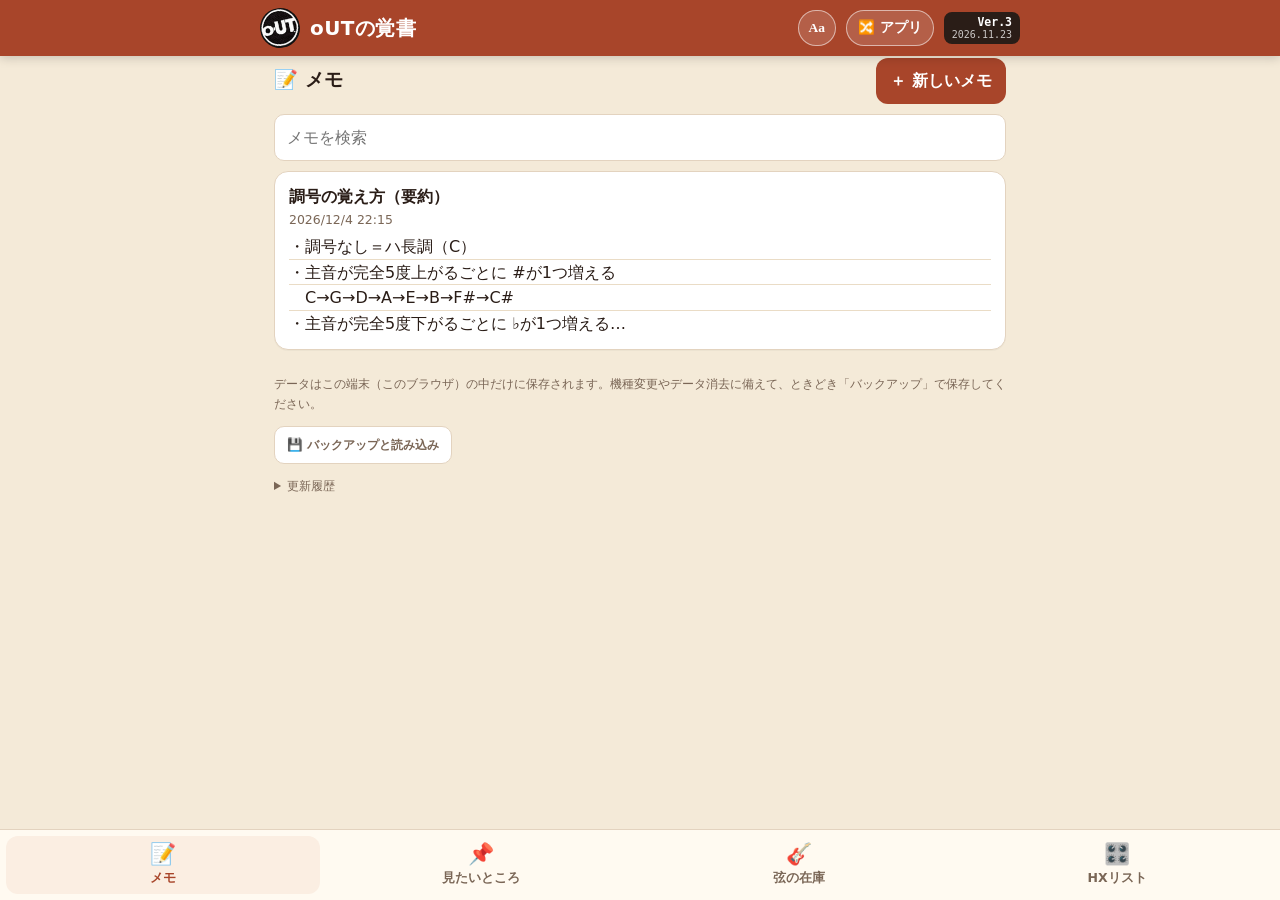
<file: oboegaki/index.html>
<!doctype html>
<html lang="ja">
<head>
<meta charset="utf-8">
<meta name="viewport" content="width=device-width,initial-scale=1,maximum-scale=1,user-scalable=no,viewport-fit=cover">
<title>oUTの覚書</title>
<meta name="theme-color" content="#a8452a">
<meta name="color-scheme" content="light dark">
<link rel="manifest" href="manifest.webmanifest">
<link rel="apple-touch-icon" href="apple-touch-icon.png">
<meta name="apple-mobile-web-app-capable" content="yes">
<meta name="mobile-web-app-capable" content="yes">
<meta name="apple-mobile-web-app-title" content="oUTの覚書">
<link rel="icon" type="image/png" href="icon-192.png">
<style>
:root{--bg:#f4ead8;--paper:#fffaf1;--card:#ffffff;--ink:#2a1d17;--muted:#7a6656;--line:#e3d3bf;--rule:#eadcc6;--accent:#a8452a;--accent-ink:#fff;--soft:#fbeee2;--ok:#2e7d4f;--warn:#c0392b;--chip:#f1e4d2;
--font:system-ui,-apple-system,"Hiragino Sans","Yu Gothic",sans-serif;--fs:16px}
@media (prefers-color-scheme:dark){:root{--bg:#1b1512;--paper:#241c17;--card:#2c231d;--ink:#f1e6d6;--muted:#b3a08d;--line:#4a3a2e;--rule:#2f251f;--accent:#e0875f;--accent-ink:#1b1512;--soft:#3a2a20;--ok:#5fc48a;--warn:#ff7a6b;--chip:#3a2f27}}
*{box-sizing:border-box}
html{touch-action:manipulation;overscroll-behavior:none;overflow-x:clip;-webkit-text-size-adjust:100%;font-size:var(--fs)}
body{margin:0;background:var(--bg);color:var(--ink);font:400 1rem/1.6 var(--font);overscroll-behavior:none;overflow-x:clip;padding-bottom:calc(88px + env(safe-area-inset-bottom,0px))}
button,input,select,textarea{font:inherit;color:inherit;touch-action:manipulation}
input,textarea,select{font-size:max(16px,1rem)}
a{color:var(--accent)}
[hidden]{display:none!important}
.wrap{max-width:760px;margin:0 auto;padding:0 max(14px,env(safe-area-inset-left,0px)) 0 max(14px,env(safe-area-inset-right,0px))}
/* header */
header{position:sticky;top:0;z-index:20;background:var(--accent);color:#fff;padding-top:env(safe-area-inset-top,0px);box-shadow:0 2px 10px rgba(0,0,0,.18)}
.hd{display:flex;align-items:center;gap:10px;padding:8px 0}
.hd img{width:40px;height:40px;border-radius:50%;background:#111;flex:none;transform:rotate(-12deg)}
.hd h1{margin:0;font-size:20px;font-weight:800;letter-spacing:.02em;white-space:nowrap}
.hd .sp{flex:1}
.ver{font:700 11.5px/1.25 ui-monospace,Menlo,monospace;background:#2a1d17;color:#fff;border-radius:8px;padding:3px 8px;text-align:right;white-space:nowrap}
.ver span{display:block;font-size:10px;opacity:.75;font-weight:500}
.hbtn{border:1px solid rgba(255,255,255,.55);background:rgba(255,255,255,.14);color:#fff;border-radius:999px;padding:6px 11px;font-weight:800;font-size:13.5px;cursor:pointer;white-space:nowrap}
.hbtn.fs{padding:6px 10px;font-family:Georgia,serif}
/* tabs (bottom) */
nav.tabs{position:fixed;left:0;right:0;bottom:0;z-index:30;background:var(--paper);border-top:1px solid var(--line);padding:6px 6px calc(6px + env(safe-area-inset-bottom,0px));display:grid;grid-template-columns:repeat(4,1fr);gap:4px}
nav.tabs button{border:0;background:none;border-radius:12px;padding:6px 2px;display:flex;flex-direction:column;align-items:center;gap:1px;font-size:12.5px;font-weight:700;color:var(--muted);cursor:pointer}
nav.tabs button i{font-style:normal;font-size:21px;line-height:1.2}
nav.tabs button[aria-selected=true]{background:var(--soft);color:var(--accent)}
/* page */
main{padding:14px 0}
.ptitle{display:flex;align-items:center;gap:8px;margin:2px 0 10px}
.ptitle h2{margin:0;font-size:1.2rem}
.ptitle .sp{flex:1}
.lead{color:var(--muted);font-size:.86rem;margin:-4px 0 12px}
.add{border:0;background:var(--accent);color:var(--accent-ink);font-weight:800;border-radius:12px;padding:10px 14px;cursor:pointer;white-space:nowrap}
.btn{border:1px solid var(--line);background:var(--card);border-radius:10px;padding:8px 12px;cursor:pointer;font-weight:700;white-space:nowrap}
.btn.danger{color:var(--warn);border-color:var(--warn)}
.pick{display:flex;justify-content:space-between;align-items:center;gap:8px;width:100%;text-align:left;border:1px solid var(--line);background:var(--card);border-radius:10px;padding:10px 12px;cursor:pointer;min-height:44px}
.pick:after{content:"▾";color:var(--muted)}
.search{width:100%;border:1px solid var(--line);background:var(--card);border-radius:10px;padding:10px 12px;margin-bottom:10px}
.empty{color:var(--muted);text-align:center;padding:28px 10px;border:2px dashed var(--line);border-radius:14px;background:var(--paper)}
.card{background:var(--card);border:1px solid var(--line);border-radius:14px;padding:12px 14px;margin:0 0 10px;box-shadow:0 1px 0 rgba(0,0,0,.03)}
.card.tap{cursor:pointer}
.card h3{margin:0;font-size:1.02rem;display:flex;gap:6px;align-items:center}
.card .meta{color:var(--muted);font-size:.78rem}
.memo-body{white-space:pre-wrap;word-break:break-word;margin-top:4px;display:-webkit-box;-webkit-line-clamp:4;-webkit-box-orient:vertical;overflow:hidden;background:repeating-linear-gradient(transparent 0 1.55em,var(--rule) 1.55em 1.6em)}
.pin{color:var(--accent)}
.chip{display:inline-block;font-size:.75rem;font-weight:700;background:var(--chip);border-radius:999px;padding:2px 8px;margin:2px 4px 2px 0}
.grp{font-weight:800;font-size:.9rem;color:var(--muted);margin:16px 2px 6px;display:flex;align-items:center;gap:6px}
.lk{display:flex;align-items:center;gap:10px}
.lk a{flex:1;min-width:0;text-decoration:none;color:inherit}
.lk a b{display:block}
.lk a small{display:block;color:var(--muted);font-size:.78rem;white-space:nowrap;overflow:hidden;text-overflow:ellipsis}
.ic{border:0;background:var(--chip);border-radius:10px;width:40px;height:40px;cursor:pointer;font-size:1rem;flex:none}
/* strings */
.st-row{display:flex;align-items:center;gap:8px;margin-top:8px}
.qty{font:800 1.9rem/1 ui-monospace,Menlo,monospace;min-width:2.2ch;text-align:center;white-space:nowrap}
.qty small{font:700 .8rem var(--font);color:var(--muted);margin-left:2px}
.pm{width:48px;height:48px;flex:none;border-radius:14px;border:1px solid var(--line);background:var(--paper);font-size:1.6rem;font-weight:800;cursor:pointer}
.low{border-color:var(--warn);box-shadow:0 0 0 2px color-mix(in srgb,var(--warn) 25%,transparent)}
.badge{font-size:.72rem;font-weight:800;color:#fff;background:var(--warn);border-radius:999px;padding:2px 8px}
.badge.ok{background:var(--ok)}
.hist{margin:8px 0 0;padding:0;list-style:none;font-size:.8rem;color:var(--muted)}
.hist li{border-top:1px dashed var(--line);padding:3px 0}
.sum{display:flex;gap:8px;flex-wrap:wrap;margin-bottom:10px}
.sum div{flex:1 1 120px;background:var(--paper);border:1px solid var(--line);border-radius:12px;padding:8px 10px}
.sum b{display:block;font-size:1.3rem}
.sum span{font-size:.75rem;color:var(--muted)}
/* hx chain */
.chain{display:flex;flex-wrap:wrap;align-items:center;gap:4px;margin:8px 0 2px}
.chain span{font-size:.8rem;line-height:1.25;padding:5px 8px;border-radius:6px;border:1px solid var(--accent);background:var(--soft)}
.chain span em{display:block;font-style:normal;font-size:.68rem;color:var(--muted)}
.chain i{font-style:normal;color:var(--muted)}
.slot{font:800 .8rem ui-monospace,Menlo,monospace;background:#2a1d17;color:#fff;border-radius:6px;padding:2px 7px}
/* overlay / sheet */
.ov{position:fixed;inset:0;z-index:100;background:rgba(0,0,0,.5);display:flex;align-items:flex-end;justify-content:center}
@media (min-width:640px){.ov{align-items:center}}
.sheet{width:min(560px,100%);max-height:92vh;overflow:auto;background:var(--paper);color:var(--ink);border-radius:18px 18px 0 0;padding:16px 16px calc(16px + env(safe-area-inset-bottom,0px));box-shadow:0 -6px 30px rgba(0,0,0,.3)}
@media (min-width:640px){.sheet{border-radius:18px}}
.sheet h3{margin:0 0 12px;font-size:1.1rem;display:flex;align-items:center;justify-content:space-between;gap:8px}
.x{border:0;background:var(--chip);border-radius:50%;width:36px;height:36px;font-weight:800;cursor:pointer;flex:none}
.f{display:block;margin:0 0 12px}
.f>span{display:block;font-size:.82rem;font-weight:700;color:var(--muted);margin-bottom:4px}
.f input,.f textarea{width:100%;border:1px solid var(--line);background:var(--card);border-radius:10px;padding:10px 12px}
.f textarea{min-height:9em;resize:vertical;line-height:1.6}
.row2{display:grid;grid-template-columns:1fr 1fr;gap:10px}
.acts{display:flex;gap:8px;justify-content:flex-end;flex-wrap:wrap;margin-top:6px}
.acts .sp{flex:1}
.opt{display:flex;align-items:center;gap:10px;width:100%;text-align:left;border:1px solid var(--line);background:var(--card);border-radius:12px;padding:12px;margin:0 0 8px;cursor:pointer;min-height:48px}
.opt[aria-selected=true]{border:2px solid var(--accent);background:var(--soft)}
.opt i{font-style:normal;font-size:1.3rem;width:1.6em;text-align:center}
.opt small{display:block;color:var(--muted);font-size:.76rem}
.grid3{display:grid;grid-template-columns:repeat(3,1fr);gap:6px}
.grid3 .opt{justify-content:center;font-family:ui-monospace,Menlo,monospace;font-weight:800;padding:10px 4px;margin:0}
.blk{border:1px solid var(--line);background:var(--card);border-radius:12px;padding:10px;margin:0 0 8px}
.blk-h{display:flex;align-items:center;gap:6px;margin-bottom:6px}
.blk-h b{font-size:.85rem;color:var(--muted)}
.blk-h .sp{flex:1}
.blk-h button{border:1px solid var(--line);background:var(--paper);border-radius:8px;width:34px;height:34px;cursor:pointer}
.blk input{width:100%;border:1px solid var(--line);background:var(--paper);border-radius:8px;padding:8px 10px;margin-top:6px}
.toast{position:fixed;left:50%;bottom:calc(96px + env(safe-area-inset-bottom,0px));transform:translateX(-50%);background:#2a1d17;color:#fff;border-radius:999px;padding:8px 16px;font-weight:700;z-index:200;font-size:15px;max-width:90vw;white-space:nowrap;overflow:hidden;text-overflow:ellipsis}
footer{color:var(--muted);font-size:.78rem;margin:24px 0 8px}
footer details{margin-top:8px}
</style>
</head>
<body>
<header><div class="wrap hd">
  <img src="[data-uri]" alt="O-UT">
  <h1>oUTの覚書</h1>
  <span class="sp"></span>
  <button class="hbtn fs" type="button" id="fsBtn" aria-haspopup="dialog" aria-label="文字の大きさ">Aa</button>
  <button class="hbtn" type="button" data-oapps aria-haspopup="dialog">🔀 アプリ</button>
  <div class="ver" title="更新履歴は一番下">Ver.3<span>2026.11.23</span></div>
</div></header>

<main class="wrap" id="view"></main>

<div class="wrap"><footer>
  データはこの端末（このブラウザ）の中だけに保存されます。機種変更やデータ消去に備えて、ときどき「バックアップ」で保存してください。
  <p><button class="btn" type="button" id="bkBtn">💾 バックアップと読み込み</button></p>
  <details><summary>更新履歴</summary><ol reversed>
    <li>Ver.3（2026.11.23）「調号の覚え方」の要約メモと、参考ページ（かのんピアノ教室）・ギターと音楽理論のカードを「見たいところ」に追加</li>
    <li>Ver.2（2026.11.22）文字の大きさを6段階で変えられるように（右上の「Aa」）</li>
    <li>Ver.1（2026.11.22）作成。メモ、見たいところリスト、弦の在庫管理、HX Stompのプリセットリスト。ほかのO-UTアプリと行き来できるように</li>
  </ol></details>
</footer></div>

<nav class="tabs" role="tablist" aria-label="覚書の種類">
  <button role="tab" data-t="memo"><i>📝</i>メモ</button>
  <button role="tab" data-t="link"><i>📌</i>見たいところ</button>
  <button role="tab" data-t="str"><i>🎸</i>弦の在庫</button>
  <button role="tab" data-t="hx"><i>🎛️</i>HXリスト</button>
</nav>

<script>
(function(){
"use strict";
var KEY="outOboegaki_v1";
var BASE="https://o-ut46.github.io/WEB-app-out46/";
var APPS=[
 {id:"guitar",ic:"🎸",name:"Scale & Chord",url:BASE+"guitar/"},
 {id:"note",ic:"📘",name:"O-UTのギターと音楽理論",url:BASE+"guitar-note/"},
 {id:"hx",ic:"🎛️",name:"HX STOMP便利辞典",url:BASE+"hx-stomp/"},
 {id:"logic",ic:"🎹",name:"Logic Pro 手引き",url:BASE+"logic-pro/"},
 {id:"other",ic:"🌐",name:"そのほかのサイト",url:""}
];
var STR_TYPES=["エレキギター","アコースティックギター","クラシックギター","ベース","その他"];
var UNITS=["セット","本"];
var HX_USE=["クリーン","クランチ","歪み","リード","アコースティック","ベース","エフェクトのみ","その他"];
var HX_BLK=[["🔥","ドライブ（歪み）"],["🔊","アンプ＋キャブ"],["🔈","アンプ"],["📦","キャブ"],["🧱","IR"],["🗜️","ダイナミクス（コンプ等）"],["🎚️","EQ"],["🌊","モジュレーション"],["⏱️","ディレイ"],["🏛️","リバーブ"],["🎵","ピッチ・シンセ"],["🧪","フィルター"],["🦶","ワウ"],["🔉","ボリューム・パン"],["🔁","ルーパー"],["🔀","スプリット・ミキサー"],["📤","Send/Return"],["▫️","その他"]];
var HX_MAX=8;

function load(){try{var d=JSON.parse(localStorage.getItem(KEY)||"{}");}catch(e){d={}}
 d.memos=d.memos||[];d.links=d.links||[];d.strings=d.strings||[];d.hx=d.hx||[];d.ui=d.ui||{};return d}
var D=load();
function save(){try{localStorage.setItem(KEY,JSON.stringify(D))}catch(e){toast("保存できませんでした（空き容量を確認してください）")}}
function uid(){return Date.now().toString(36)+Math.random().toString(36).slice(2,7)}
function esc(t){return String(t==null?"":t).replace(/[&<>"']/g,function(c){return{"&":"&amp;","<":"&lt;",">":"&gt;",'"':"&quot;","'":"&#39;"}[c]})}
function today(){var d=new Date();return d.getFullYear()+"/"+(d.getMonth()+1)+"/"+d.getDate()}
function stamp(t){var d=new Date(t);return d.getFullYear()+"/"+(d.getMonth()+1)+"/"+d.getDate()+" "+("0"+d.getHours()).slice(-2)+":"+("0"+d.getMinutes()).slice(-2)}
function $(s,r){return (r||document).querySelector(s)}
function $$(s,r){return Array.prototype.slice.call((r||document).querySelectorAll(s))}
var tt;function toast(m){var t=$(".toast");if(!t){t=document.createElement("div");t.className="toast";t.setAttribute("role","status");document.body.appendChild(t)}t.textContent=m;t.hidden=false;clearTimeout(tt);tt=setTimeout(function(){t.hidden=true},2200)}
function safeUrl(u){u=String(u||"").trim();if(!u)return"";if(/^https?:\/\//i.test(u))return u;if(/^[\w.-]+\.[a-z]{2,}/i.test(u))return"https://"+u;return""}

/* ---- sheet (popup) ---- */
var stack=[];
function sheet(title,html,onMount){
 var ov=document.createElement("div");ov.className="ov";ov.setAttribute("role","dialog");ov.setAttribute("aria-modal","true");ov.setAttribute("aria-label",title);
 ov.innerHTML='<div class="sheet"><h3><span>'+esc(title)+'</span><button type="button" class="x" aria-label="閉じる">✕</button></h3>'+html+'</div>';
 document.body.appendChild(ov);stack.push(ov);document.documentElement.style.overflow="hidden";
 function close(){if(ov.parentNode)ov.parentNode.removeChild(ov);stack=stack.filter(function(o){return o!==ov});if(!stack.length)document.documentElement.style.overflow=""}
 ov.addEventListener("click",function(e){if(e.target===ov||e.target.closest(".x"))close()});
 ov.close=close;if(onMount)onMount(ov.querySelector(".sheet"),close);
 var f=ov.querySelector(".x");if(f)f.focus({preventScroll:true});
 return ov}
document.addEventListener("keydown",function(e){if(e.key==="Escape"&&stack.length)stack[stack.length-1].close()});
/* choose one from a list (popup) */
function choose(title,opts,cur,cb,grid){
 var h=grid?'<div class="grid3">':'';
 opts.forEach(function(o,i){var v=o.v!=null?o.v:o;var lab=o.l!=null?o.l:o;
  h+='<button type="button" class="opt" data-i="'+i+'" aria-selected="'+(v===cur)+'">'+(o.ic?'<i>'+o.ic+'</i>':'')+'<span>'+esc(lab)+(o.s?'<small>'+esc(o.s)+'</small>':'')+'</span></button>'});
 if(grid)h+='</div>';
 sheet(title,h,function(el,close){$$(".opt",el).forEach(function(b){b.addEventListener("click",function(){var o=opts[+b.dataset.i];close();cb(o.v!=null?o.v:o)})})})}
function confirmBox(msg,okLabel,cb){sheet("確認",'<p style="margin:0 0 14px">'+esc(msg)+'</p><div class="acts"><button type="button" class="btn" data-no>やめる</button><button type="button" class="add" data-ok style="background:var(--warn)">'+esc(okLabel)+'</button></div>',function(el,close){$("[data-no]",el).onclick=close;$("[data-ok]",el).onclick=function(){close();cb()}})}

/* ---- tabs ---- */
var tab=D.ui.tab||"memo";
function setTab(t){tab=t;D.ui.tab=t;save();$$("nav.tabs button").forEach(function(b){b.setAttribute("aria-selected",b.dataset.t===t)});render();scrollTo(0,0)}
$$("nav.tabs button").forEach(function(b){b.addEventListener("click",function(){setTab(b.dataset.t)})});
var q={memo:"",link:""};
function render(){var v=$("#view");({memo:rMemo,link:rLink,str:rStr,hx:rHx}[tab]||rMemo)(v)}

/* ================= メモ ================= */
function rMemo(v){
 var list=D.memos.slice().sort(function(a,b){return (b.pin|0)-(a.pin|0)||b.up-a.up});
 var s=q.memo.trim().toLowerCase();if(s)list=list.filter(function(m){return (m.t+"\n"+m.b).toLowerCase().indexOf(s)>=0});
 var h='<div class="ptitle"><h2>📝 メモ</h2><span class="sp"></span><button class="add" type="button" id="mAdd">＋ 新しいメモ</button></div>';
 h+='<input class="search" type="search" id="mQ" placeholder="メモを検索" value="'+esc(q.memo)+'" aria-label="メモを検索">';
 if(!D.memos.length)h+='<div class="empty">まだメモはありません。<br>「＋ 新しいメモ」から書けます。</div>';
 else if(!list.length)h+='<div class="empty">見つかりませんでした</div>';
 list.forEach(function(m){h+='<div class="card tap" data-id="'+m.id+'"><h3>'+(m.pin?'<span class="pin">📌</span>':'')+esc(m.t||"（無題）")+'</h3><div class="meta">'+stamp(m.up)+'</div>'+(m.b?'<div class="memo-body">'+esc(m.b)+'</div>':'')+'</div>'});
 v.innerHTML=h;
 $("#mAdd").onclick=function(){editMemo(null)};
 $("#mQ").addEventListener("input",function(e){q.memo=e.target.value;var p=e.target.selectionStart;rMemo(v);var i=$("#mQ");i.focus();try{i.setSelectionRange(p,p)}catch(_){}});
 $$(".card[data-id]",v).forEach(function(c){c.onclick=function(){editMemo(D.memos.find(function(m){return m.id===c.dataset.id}))}})}
function editMemo(m){
 var isNew=!m;m=m||{id:uid(),t:"",b:"",pin:false};
 var h='<label class="f"><span>タイトル</span><input id="eT" maxlength="80" value="'+esc(m.t)+'" placeholder="例：次のライブで使う音"></label>'+
 '<label class="f"><span>本文</span><textarea id="eB" placeholder="自由に書けます">'+esc(m.b)+'</textarea></label>'+
 '<label style="display:flex;gap:8px;align-items:center;margin:0 0 12px;font-weight:700"><input type="checkbox" id="eP" '+(m.pin?"checked":"")+' style="width:22px;height:22px"> 📌 上に固定する</label>'+
 '<div class="acts">'+(isNew?'':'<button type="button" class="btn danger" id="eDel">削除</button>')+'<span class="sp"></span><button type="button" class="btn" id="eNo">やめる</button><button type="button" class="add" id="eOk">保存</button></div>';
 sheet(isNew?"新しいメモ":"メモを編集",h,function(el,close){
  $("#eNo",el).onclick=close;
  $("#eOk",el).onclick=function(){var t=$("#eT",el).value.trim(),b=$("#eB",el).value;if(!t&&!b.trim()){toast("何も書かれていません");return}
   m.t=t;m.b=b;m.pin=$("#eP",el).checked;m.up=Date.now();if(isNew)D.memos.push(m);save();close();render();toast("保存しました")};
  var d=$("#eDel",el);if(d)d.onclick=function(){confirmBox("このメモを削除しますか？元に戻せません。","削除",function(){D.memos=D.memos.filter(function(x){return x.id!==m.id});save();close();render();toast("削除しました")})};
  if(isNew)setTimeout(function(){$("#eT",el).focus()},60)})}

/* ================= 見たいところ ================= */
function appOf(id){return APPS.find(function(a){return a.id===id})||APPS[4]}
function rLink(v){
 var h='<div class="ptitle"><h2>📌 見たいところ</h2><span class="sp"></span><button class="add" type="button" id="lAdd">＋ 追加</button></div>'+
 '<p class="lead">各アプリの、よく見る場所だけを集めたリスト。各アプリの「🔀 アプリ」→「📌 いま見ているところを覚書に追加」からも登録できます。</p>';
 var s=q.link.trim().toLowerCase();
 var L=D.links.filter(function(l){return !s||(l.t+" "+l.n+" "+l.u).toLowerCase().indexOf(s)>=0});
 if(D.links.length>4)h+='<input class="search" type="search" id="lQ" placeholder="見たいところを検索" value="'+esc(q.link)+'" aria-label="見たいところを検索">';
 if(!D.links.length)h+='<div class="empty">まだ登録がありません。<br>「＋ 追加」で、アプリと見たい場所を選んで登録します。</div>';
 APPS.forEach(function(a){var g=L.filter(function(l){return l.app===a.id});if(!g.length)return;
  h+='<div class="grp">'+a.ic+' '+esc(a.name)+'<span class="chip">'+g.length+'</span></div>';
  g.forEach(function(l){var u=safeUrl(l.u)||a.url;
   h+='<div class="card lk"><a href="'+esc(u)+'"'+(a.id==="other"?' target="_blank" rel="noopener"':'')+'><b>'+esc(l.t)+'</b>'+(l.n?'<small>'+esc(l.n)+'</small>':'<small>'+esc(u.replace(/^https:\/\//,""))+'</small>')+'</a>'+
   '<button type="button" class="ic" data-up="'+l.id+'" aria-label="上へ">▲</button><button type="button" class="ic" data-ed="'+l.id+'" aria-label="編集">✎</button></div>'})});
 v.innerHTML=h;
 $("#lAdd").onclick=function(){editLink(null)};
 var lq=$("#lQ");if(lq)lq.addEventListener("input",function(e){q.link=e.target.value;var p=e.target.selectionStart;rLink(v);var i=$("#lQ");i.focus();try{i.setSelectionRange(p,p)}catch(_){}});
 $$("[data-ed]",v).forEach(function(b){b.onclick=function(){editLink(D.links.find(function(l){return l.id===b.dataset.ed}))}});
 $$("[data-up]",v).forEach(function(b){b.onclick=function(){var i=D.links.findIndex(function(l){return l.id===b.dataset.up});var me=D.links[i];
  for(var j=i-1;j>=0;j--){if(D.links[j].app===me.app){D.links[i]=D.links[j];D.links[j]=me;save();rLink(v);return}}toast("いちばん上です")}})}
function editLink(l,pre){
 var isNew=!l;l=l||Object.assign({id:uid(),app:"guitar",t:"",u:"",n:""},pre||{});
 var app=l.app;
 var h='<div class="f"><span>アプリ</span><button type="button" class="pick" id="eA"></button></div>'+
 '<label class="f"><span>見たいところの名前</span><input id="eT" maxlength="80" value="'+esc(l.t)+'" placeholder="例：ペンタトニックのカード"></label>'+
 '<label class="f"><span>リンク（空ならアプリの最初の画面）</span><input id="eU" inputmode="url" autocapitalize="off" value="'+esc(l.u)+'" placeholder="https://..."></label>'+
 '<label class="f"><span>ひとことメモ（任意）</span><input id="eN" maxlength="120" value="'+esc(l.n)+'" placeholder="例：「おまけ」タブの3番目"></label>'+
 '<div class="acts">'+(isNew?'':'<button type="button" class="btn danger" id="eDel">削除</button>')+'<span class="sp"></span><button type="button" class="btn" id="eNo">やめる</button><button type="button" class="add" id="eOk">保存</button></div>';
 sheet(isNew?"見たいところを追加":"見たいところを編集",h,function(el,close){
  function showApp(){var a=appOf(app);$("#eA",el).innerHTML='<span>'+a.ic+' '+esc(a.name)+'</span>'}
  showApp();
  $("#eA",el).onclick=function(){choose("アプリを選ぶ",APPS.map(function(a){return{v:a.id,l:a.name,ic:a.ic,s:a.url?a.url.replace(BASE,""):"リンクを自分で入れます"}}),app,function(v){app=v;showApp()})};
  $("#eNo",el).onclick=close;
  $("#eOk",el).onclick=function(){var t=$("#eT",el).value.trim(),u=$("#eU",el).value.trim();
   if(!t){toast("名前を入れてください");return}
   if(u&&!safeUrl(u)){toast("リンクは https:// で始まる形で入れてください");return}
   if(app==="other"&&!u){toast("そのほかのサイトはリンクが必要です");return}
   l.app=app;l.t=t;l.u=safeUrl(u);l.n=$("#eN",el).value.trim();if(isNew)D.links.push(l);save();close();if(tab!=="link")setTab("link");else render();toast("保存しました")};
  var d=$("#eDel",el);if(d)d.onclick=function(){confirmBox("「"+l.t+"」を削除しますか？","削除",function(){D.links=D.links.filter(function(x){return x.id!==l.id});save();close();render();toast("削除しました")})}})}

/* ================= 弦の在庫 ================= */
function rStr(v){
 var tot={},low=0;D.strings.forEach(function(s){tot[s.unit]=(tot[s.unit]||0)+s.qty;if(s.qty<=s.min)low++});
 var h='<div class="ptitle"><h2>🎸 弦の在庫</h2><span class="sp"></span><button class="add" type="button" id="sAdd">＋ 弦を登録</button></div>';
 if(D.strings.length){h+='<div class="sum">';Object.keys(tot).forEach(function(u){h+='<div><b>'+tot[u]+'</b><span>在庫（'+esc(u)+'）</span></div>'});h+='<div><b style="color:'+(low?'var(--warn)':'var(--ok)')+'">'+low+'</b><span>補充が必要</span></div></div>'}
 else h+='<div class="empty">まだ登録がありません。<br>「＋ 弦を登録」で、メーカーとゲージ、いまの本数を入れます。</div>';
 D.strings.forEach(function(s){var isLow=s.qty<=s.min;
  h+='<div class="card'+(isLow?' low':'')+'" data-id="'+s.id+'"><h3>'+esc(s.maker||"")+' '+esc(s.name||"")+' <span class="sp" style="flex:1"></span>'+(isLow?'<span class="badge">補充</span>':'<span class="badge ok">OK</span>')+'</h3>'+
  '<div class="meta"><span class="chip">'+esc(s.type)+'</span>'+(s.gauge?'<span class="chip">'+esc(s.gauge)+'</span>':'')+'<span class="chip">'+esc(s.min)+esc(s.unit)+'以下で補充</span></div>'+
  '<div class="st-row"><button type="button" class="pm" data-m="-1" aria-label="1つ減らす">−</button><div class="qty" aria-live="polite">'+s.qty+'<small>'+esc(s.unit)+'</small></div><button type="button" class="pm" data-m="1" aria-label="1つ増やす">＋</button><span style="flex:1"></span>'+
  '<button type="button" class="btn" data-use>交換した</button><button type="button" class="ic" data-ed aria-label="編集">✎</button></div>'+
  (s.log&&s.log.length?'<ul class="hist">'+s.log.slice(0,5).map(function(g){return'<li>'+esc(g)+'</li>'}).join("")+'</ul>':'')+
  (s.note?'<div class="meta" style="margin-top:6px">'+esc(s.note)+'</div>':'')+'</div>'});
 v.innerHTML=h;
 $("#sAdd").onclick=function(){editStr(null)};
 $$(".card[data-id]",v).forEach(function(c){var s=D.strings.find(function(x){return x.id===c.dataset.id});
  $$("[data-m]",c).forEach(function(b){b.onclick=function(){var n=+b.dataset.m;if(s.qty+n<0)return;s.qty+=n;addLog(s,(n>0?"＋1 補充":"−1")+"（残り"+s.qty+s.unit+"）");save();rStr(v)}});
  $("[data-use]",c).onclick=function(){useStr(s)};
  $("[data-ed]",c).onclick=function(){editStr(s)}})}
function addLog(s,t){s.log=s.log||[];s.log.unshift(today()+" "+t);s.log=s.log.slice(0,30)}
function useStr(s){
 if(s.qty<=0){toast("在庫がありません");return}
 var gs=[];D.strings.forEach(function(x){(x.log||[]).forEach(function(g){var m=g.match(/交換：(.+?)（/);if(m&&gs.indexOf(m[1])<0)gs.push(m[1])})});
 var h='<p style="margin:0 0 10px">'+esc(s.maker+" "+s.name)+' を1'+esc(s.unit)+'使います。</p>'+
 '<label class="f"><span>どのギターに張った？（任意）</span><input id="eG" maxlength="40" placeholder="例：ストラト" list="gList"><datalist id="gList">'+gs.map(function(g){return'<option value="'+esc(g)+'">'}).join("")+'</datalist></label>'+
 '<div class="acts"><button type="button" class="btn" id="eNo">やめる</button><button type="button" class="add" id="eOk">交換した（−1）</button></div>';
 sheet("弦を交換した",h,function(el,close){$("#eNo",el).onclick=close;$("#eOk",el).onclick=function(){var g=$("#eG",el).value.trim()||"ギター";s.qty-=1;addLog(s,"交換："+g+"（残り"+s.qty+s.unit+"）");save();close();render();toast(s.qty<=s.min?"残り"+s.qty+s.unit+"。補充しましょう":"記録しました")}})}
function editStr(s){
 var isNew=!s;s=s||{id:uid(),maker:"",name:"",gauge:"",type:"エレキギター",unit:"セット",qty:1,min:1,note:"",log:[]};
 var type=s.type,unit=s.unit;
 var h='<div class="row2"><label class="f"><span>メーカー</span><input id="eM" maxlength="40" value="'+esc(s.maker)+'" placeholder="例：Ernie Ball"></label>'+
 '<label class="f"><span>商品名</span><input id="eNm" maxlength="40" value="'+esc(s.name)+'" placeholder="例：Regular Slinky"></label></div>'+
 '<div class="row2"><label class="f"><span>ゲージ</span><input id="eGa" maxlength="20" value="'+esc(s.gauge)+'" placeholder="例：10-46"></label>'+
 '<div class="f"><span>種類</span><button type="button" class="pick" id="eTy"></button></div></div>'+
 '<div class="row2"><div class="f"><span>数え方</span><button type="button" class="pick" id="eUn"></button></div>'+
 '<label class="f"><span>いまの在庫</span><input id="eQ" type="number" inputmode="numeric" min="0" max="999" value="'+s.qty+'"></label></div>'+
 '<label class="f"><span>この数以下になったら「補充」と表示</span><input id="eMin" type="number" inputmode="numeric" min="0" max="99" value="'+s.min+'"></label>'+
 '<label class="f"><span>メモ（任意）</span><input id="eNt" maxlength="120" value="'+esc(s.note)+'" placeholder="例：買う店、値段など"></label>'+
 '<div class="acts">'+(isNew?'':'<button type="button" class="btn danger" id="eDel">削除</button>')+'<span class="sp"></span><button type="button" class="btn" id="eNo">やめる</button><button type="button" class="add" id="eOk">保存</button></div>';
 sheet(isNew?"弦を登録":"弦を編集",h,function(el,close){
  function show(){$("#eTy",el).innerHTML='<span>'+esc(type)+'</span>';$("#eUn",el).innerHTML='<span>'+esc(unit)+'</span>'}show();
  $("#eTy",el).onclick=function(){choose("弦の種類",STR_TYPES,type,function(v){type=v;show()})};
  $("#eUn",el).onclick=function(){choose("数え方",[{v:"セット",l:"セット",s:"6本（4本）1組で数える"},{v:"本",l:"本",s:"バラ弦を1本ずつ数える"}],unit,function(v){unit=v;show()})};
  $("#eNo",el).onclick=close;
  $("#eOk",el).onclick=function(){var mk=$("#eM",el).value.trim(),nm=$("#eNm",el).value.trim();if(!mk&&!nm){toast("メーカーか商品名を入れてください");return}
   var qn=Math.max(0,Math.min(999,parseInt($("#eQ",el).value,10)||0)),mn=Math.max(0,Math.min(99,parseInt($("#eMin",el).value,10)||0));
   if(!isNew&&qn!==s.qty)addLog(s,"在庫を"+qn+unit+"に修正");
   s.maker=mk;s.name=nm;s.gauge=$("#eGa",el).value.trim();s.type=type;s.unit=unit;s.qty=qn;s.min=mn;s.note=$("#eNt",el).value.trim();
   if(isNew){addLog(s,"登録（"+qn+unit+"）");D.strings.push(s)}save();close();render();toast("保存しました")};
  var d=$("#eDel",el);if(d)d.onclick=function(){confirmBox("この弦を削除しますか？記録も消えます。","削除",function(){D.strings=D.strings.filter(function(x){return x.id!==s.id});save();close();render();toast("削除しました")})}})}

/* ================= HXリスト ================= */
var SLOTS=[{v:"",l:"未保存",s:"まだ本体に保存していない"}];for(var b=1;b<=42;b++)["A","B","C"].forEach(function(c){SLOTS.push({v:b+c,l:b+c})});
function blkIc(t){var f=HX_BLK.find(function(x){return x[1]===t});return f?f[0]:"▫️"}
var hxUse="";
function rHx(v){
 var h='<div class="ptitle"><h2>🎛️ HXリスト</h2><span class="sp"></span><button class="add" type="button" id="hAdd">＋ 新しい音</button></div>'+
 '<p class="lead">HX Stompで作ったサウンド（プリセット）の記録。ブロックの並び（最大8個）と設定のメモを残せます。</p>';
 var uses=[];D.hx.forEach(function(x){if(x.use&&uses.indexOf(x.use)<0)uses.push(x.use)});
 if(uses.length>1)h+='<p style="margin:0 0 10px"><button type="button" class="pick" id="hF" style="width:auto;display:inline-flex"><span>表示：'+esc(hxUse||"すべて")+'</span></button></p>';
 var L=D.hx.filter(function(x){return !hxUse||x.use===hxUse}).sort(function(a,b){return slotKey(a.slot)-slotKey(b.slot)});
 if(!D.hx.length)h+='<div class="empty">まだ記録がありません。<br>「＋ 新しい音」で、名前・保存場所・ブロックの並びを記録します。</div>';
 L.forEach(function(x){h+='<div class="card tap" data-id="'+x.id+'"><h3>'+(x.slot?'<span class="slot">'+esc(x.slot)+'</span>':'<span class="slot" style="opacity:.5">未保存</span>')+' '+esc(x.name||"（名前なし）")+'</h3>'+
  '<div class="meta">'+(x.use?'<span class="chip">'+esc(x.use)+'</span>':'')+(x.song?'<span class="chip">♪ '+esc(x.song)+'</span>':'')+'<span>'+stamp(x.up)+'</span></div>'+
  (x.blocks&&x.blocks.length?'<div class="chain">'+x.blocks.map(function(k){return'<span>'+blkIc(k.type)+' '+esc(k.model||k.type)+(k.set?'<em>'+esc(k.set)+'</em>':'')+'</span>'}).join('<i>→</i>')+'</div>':'')+
  (x.memo?'<div class="memo-body" style="background:none;margin-top:6px">'+esc(x.memo)+'</div>':'')+'</div>'});
 v.innerHTML=h;
 $("#hAdd").onclick=function(){editHx(null)};
 var f=$("#hF");if(f)f.onclick=function(){choose("表示する用途",[{v:"",l:"すべて"}].concat(uses.map(function(u){return{v:u,l:u}})),hxUse,function(u){hxUse=u;rHx(v)})};
 $$(".card[data-id]",v).forEach(function(c){c.onclick=function(){editHx(D.hx.find(function(x){return x.id===c.dataset.id}))}})}
function slotKey(s){if(!s)return 9999;var m=s.match(/^(\d+)([ABC])$/);return m?(+m[1])*3+"ABC".indexOf(m[2]):9998}
function editHx(x){
 var isNew=!x;x=x||{id:uid(),name:"",slot:"",use:"",song:"",blocks:[],memo:""};
 var slot=x.slot,use=x.use,blocks=JSON.parse(JSON.stringify(x.blocks||[]));
 var h='<label class="f"><span>名前</span><input id="eNm" maxlength="40" value="'+esc(x.name)+'" placeholder="例：クランチ（カッティング用）"></label>'+
 '<div class="row2"><div class="f"><span>本体の保存場所</span><button type="button" class="pick" id="eSl"></button></div>'+
 '<div class="f"><span>用途</span><button type="button" class="pick" id="eUs"></button></div></div>'+
 '<label class="f"><span>使う曲（任意）</span><input id="eSg" maxlength="60" value="'+esc(x.song)+'" placeholder="例：〇〇のイントロ"></label>'+
 '<div class="f"><span>ブロックの並び（左から右へ、最大'+HX_MAX+'個）</span><div id="eBl"></div><button type="button" class="btn" id="eBa" style="width:100%">＋ ブロックを足す</button></div>'+
 '<label class="f"><span>メモ（フットスイッチの割り当て、スナップショットなど）</span><textarea id="eMe" placeholder="例：FS1＝ドライブ ON/OFF、FS2＝ディレイ">'+esc(x.memo)+'</textarea></label>'+
 '<div class="acts">'+(isNew?'':'<button type="button" class="btn danger" id="eDel">削除</button><button type="button" class="btn" id="eDup">複製</button>')+'<span class="sp"></span><button type="button" class="btn" id="eNo">やめる</button><button type="button" class="add" id="eOk">保存</button></div>';
 sheet(isNew?"新しい音を記録":"音を編集",h,function(el,close){
  function show(){$("#eSl",el).innerHTML='<span>'+(slot?esc(slot):"未保存")+'</span>';$("#eUs",el).innerHTML='<span>'+(use?esc(use):"選ばない")+'</span>'}show();
  $("#eSl",el).onclick=function(){var used={};D.hx.forEach(function(o){if(o.slot&&o.id!==x.id)used[o.slot]=o.name});
   choose("保存場所（バンク・A/B/C）",SLOTS.map(function(s){return{v:s.v,l:s.l+(used[s.v]?" ●":""),s:s.s}}),slot,function(v){if(v&&used[v])toast(v+" は「"+used[v]+"」で使っています");slot=v;show()},true)};
  $("#eUs",el).onclick=function(){choose("用途",[{v:"",l:"選ばない"}].concat(HX_USE.map(function(u){return{v:u,l:u}})),use,function(v){use=v;show()})};
  function rb(){var w=$("#eBl",el);
   w.innerHTML=blocks.map(function(k,i){return'<div class="blk" data-i="'+i+'"><div class="blk-h"><b>'+(i+1)+'</b><button type="button" class="pick" data-ty style="flex:1;min-height:36px;padding:6px 10px"><span>'+blkIc(k.type)+' '+esc(k.type)+'</span></button><button type="button" data-mv="-1" aria-label="左へ">◀</button><button type="button" data-mv="1" aria-label="右へ">▶</button><button type="button" data-rm aria-label="削除">✕</button></div>'+
    '<input data-k="model" maxlength="40" placeholder="機種名（例：Brit Plexi Brt）" value="'+esc(k.model||"")+'"><input data-k="set" maxlength="80" placeholder="設定（例：Drive 5.5 / Mix 25%）" value="'+esc(k.set||"")+'"></div>'}).join("");
   $("#eBa",el).hidden=blocks.length>=HX_MAX;
   $$(".blk",w).forEach(function(d){var i=+d.dataset.i;
    $$("input",d).forEach(function(inp){inp.addEventListener("input",function(){blocks[i][inp.dataset.k]=inp.value})});
    $("[data-ty]",d).onclick=function(){choose("ブロックの種類",HX_BLK.map(function(t){return{v:t[1],l:t[1],ic:t[0]}}),blocks[i].type,function(v){blocks[i].type=v;rb()})};
    $$("[data-mv]",d).forEach(function(b){b.onclick=function(){var j=i+(+b.dataset.mv);if(j<0||j>=blocks.length)return;var t=blocks[i];blocks[i]=blocks[j];blocks[j]=t;rb()}});
    $("[data-rm]",d).onclick=function(){blocks.splice(i,1);rb()}})}
  rb();
  $("#eBa",el).onclick=function(){if(blocks.length>=HX_MAX)return;choose("ブロックの種類",HX_BLK.map(function(t){return{v:t[1],l:t[1],ic:t[0]}}),"",function(v){blocks.push({type:v,model:"",set:""});rb();var ins=$$(".blk input[data-k=model]",el);if(ins.length)ins[ins.length-1].focus()})};
  $("#eNo",el).onclick=close;
  $("#eOk",el).onclick=function(){var nm=$("#eNm",el).value.trim();if(!nm){toast("名前を入れてください");return}
   x.name=nm;x.slot=slot;x.use=use;x.song=$("#eSg",el).value.trim();x.memo=$("#eMe",el).value;
   x.blocks=blocks.map(function(k){return{type:k.type,model:(k.model||"").trim(),set:(k.set||"").trim()}});x.up=Date.now();
   if(isNew)D.hx.push(x);save();close();render();toast("保存しました")};
  var d=$("#eDel",el);if(d)d.onclick=function(){confirmBox("「"+x.name+"」を削除しますか？","削除",function(){D.hx=D.hx.filter(function(o){return o.id!==x.id});save();close();render();toast("削除しました")})};
  var du=$("#eDup",el);if(du)du.onclick=function(){var c=JSON.parse(JSON.stringify(x));c.id=uid();c.name=x.name+"（コピー）";c.slot="";c.up=Date.now();D.hx.push(c);save();close();render();toast("複製しました（保存場所は未保存）")}})}

/* ================= バックアップ ================= */
$("#bkBtn").onclick=function(){
 var n=D.memos.length+D.links.length+D.strings.length+D.hx.length;
 sheet("バックアップと読み込み",'<p style="margin:0 0 12px">いまの記録：メモ '+D.memos.length+'・見たいところ '+D.links.length+'・弦 '+D.strings.length+'・HX '+D.hx.length+'</p>'+
 '<button type="button" class="opt" id="bSave"><i>💾</i><span>バックアップを保存<small>ファイル（.json）に書き出します</small></span></button>'+
 '<button type="button" class="opt" id="bLoad"><i>📂</i><span>バックアップから読み込む<small>いまの記録は、ファイルの内容に置き換わります</small></span></button><input type="file" id="bFile" accept="application/json,.json" hidden>',function(el,close){
  $("#bSave",el).onclick=function(){if(!n){toast("記録がまだありません");return}
   var data=JSON.stringify({app:"oUTの覚書",ver:1,saved:new Date().toISOString(),data:{memos:D.memos,links:D.links,strings:D.strings,hx:D.hx}},null,1);
   var name="oUTの覚書_"+today().replace(/\//g,"-")+".json";
   try{var file=new File([data],name,{type:"application/json"});if(navigator.canShare&&navigator.canShare({files:[file]})){navigator.share({files:[file],title:name}).catch(function(){});return}}catch(e){}
   var a=document.createElement("a");a.href=URL.createObjectURL(new Blob([data],{type:"application/json"}));a.download=name;document.body.appendChild(a);a.click();setTimeout(function(){URL.revokeObjectURL(a.href);a.remove()},1000)};
  $("#bLoad",el).onclick=function(){$("#bFile",el).click()};
  $("#bFile",el).onchange=function(e){var f=e.target.files[0];if(!f)return;var r=new FileReader();r.onload=function(){try{var j=JSON.parse(r.result);var d=j.data||j;
    if(!Array.isArray(d.memos)&&!Array.isArray(d.links)&&!Array.isArray(d.strings)&&!Array.isArray(d.hx))throw 0;
    confirmBox("いまの記録をファイルの内容に置き換えます。よろしいですか？","置き換える",function(){D.memos=d.memos||[];D.links=d.links||[];D.strings=d.strings||[];D.hx=d.hx||[];save();close();render();toast("読み込みました")})}
   catch(_){toast("このファイルは読み込めません")}};r.readAsText(f)}})};

/* ---- あらかじめ入れておく覚書（一度だけ追加。消しても再追加しない） ---- */
var SEEDS=[{key:"keysig-20261123",memo:{t:"調号の覚え方（要約）",b:"・調号なし＝ハ長調（C）\n・主音が完全5度上がるごとに #が1つ増える\n　C→G→D→A→E→B→F#→C#\n・主音が完全5度下がるごとに ♭が1つ増える\n　C→F→B♭→E♭→A♭→D♭→G♭→C♭\n・#が付く順番も5度上へ：F C G D A E B\n・♭が付く順番は5度下へ：B E A D G C F（#の逆）\n・調号は全部で15種類\n・ギターでは5度上＝1本細い弦の2フレット上（3弦→2弦は3フレット上）\n\n参考：かのんピアノ教室「［楽典］14：調号の覚え方」"},
 links:[{app:"other",t:"調号の覚え方（かのんピアノ教室）",u:"https://canon-piano-kyoushitu.com/?p=431",n:"5度上がると#が1つ、5度下がると♭が1つ増える"},
        {app:"note",t:"調号の覚え方のカード",u:"",n:"検索に「調号」と入れると出ます"}]}];
D.ui.seeds=D.ui.seeds||[];
SEEDS.forEach(function(sd){if(D.ui.seeds.indexOf(sd.key)>=0)return;var now=Date.now();
 if(sd.memo)D.memos.push({id:uid(),t:sd.memo.t,b:sd.memo.b,pin:false,up:now});
 (sd.links||[]).forEach(function(l){D.links.push({id:uid(),app:l.app,t:l.t,u:l.u,n:l.n})});
 D.ui.seeds.push(sd.key)});
save();

/* ---- 文字の大きさ ---- */
var FS=[["小",14],["中",16],["大",18],["特大",20],["超大",23],["最大",26]];
function applyFs(){var v=D.ui.fs||16;document.documentElement.style.setProperty("--fs",v+"px")}
applyFs();
$("#fsBtn").onclick=function(){choose("文字の大きさ",FS.map(function(f){return{v:f[1],l:f[0],s:f[1]===16?"ふつう":""}}),D.ui.fs||16,function(v){D.ui.fs=v;save();applyFs();toast("文字の大きさ："+FS.find(function(f){return f[1]===v})[0])})};

/* ---- 他アプリから「いま見ているところ」を受け取る ---- */
function takeAdd(){var h=location.hash;if(h.indexOf("#add?")!==0)return;var p=new URLSearchParams(h.slice(5));
 history.replaceState(null,"",location.pathname+location.search);
 var app=p.get("app")||"other";if(!APPS.some(function(a){return a.id===app}))app="other";
 var u=safeUrl(p.get("u")||"");var t=(p.get("t")||"").slice(0,80);
 setTab("link");editLink(null,{app:app,u:u,t:t})}
addEventListener("hashchange",takeAdd);

/* ---- ピンチ・ダブルタップで画面全体が拡大しないように ---- */
["gesturestart","gesturechange","gestureend"].forEach(function(n){document.addEventListener(n,function(e){e.preventDefault()},{passive:false})});
document.addEventListener("touchmove",function(e){if(e.touches&&e.touches.length>1&&e.cancelable)e.preventDefault()},{passive:false});

setTab(["memo","link","str","hx"].indexOf(tab)>=0?tab:"memo");
takeAdd();
if("serviceWorker" in navigator&&location.protocol==="https:")addEventListener("load",function(){navigator.serviceWorker.register("sw.js").catch(function(){})});
})();
</script>
<style id="oapps-css">.oapps-btn{display:inline-flex;align-items:center;gap:6px;font:800 13px/1.15 system-ui,-apple-system,"Hiragino Sans",sans-serif;padding:7px 12px;border-radius:999px;border:1px solid #e0875f;background:#a8452a;color:#fff;cursor:pointer;touch-action:manipulation;white-space:nowrap}
.oapps-ov{position:fixed;inset:0;z-index:2147483000;background:rgba(0,0,0,.55);display:flex;align-items:center;justify-content:center;padding:16px}
.oapps-ov[hidden]{display:none!important}
.oapps-box{width:min(420px,100%);max-height:calc(100vh - 32px);overflow:auto;background:#fffaf3;color:#2a1d17;border-radius:18px;padding:16px;box-shadow:0 12px 40px rgba(0,0,0,.4);font:15px/1.5 system-ui,-apple-system,"Hiragino Sans",sans-serif}
.oapps-box h2{margin:0 0 10px;font-size:17px;display:flex;justify-content:space-between;align-items:center}
.oapps-x{font:700 18px/1 system-ui;border:0;background:#eadfce;color:#2a1d17;border-radius:50%;width:36px;height:36px;cursor:pointer}
.oapps-box a{display:flex;align-items:center;gap:12px;padding:12px;margin:8px 0;border-radius:12px;border:1px solid #e3d3bf;background:#fff;color:#2a1d17;text-decoration:none}
.oapps-box a b{display:block;font-size:15px}.oapps-box a small{display:block;color:#7a6656;font-size:12px}
.oapps-box a i{font-style:normal;font-size:24px;width:32px;text-align:center;flex:none}
.oapps-box a.cur{border:2px solid #a8452a;background:#fbeee2;pointer-events:none}
.oapps-box a.cur b:after{content:"（表示中）";font-weight:600;color:#a8452a;font-size:12px}
.oapps-box a.oapps-add{border-style:dashed;background:#fbeee2}
.oapps-note{font-size:12px;color:#7a6656;margin:6px 2px 0}</style>
<script id="oapps-js">(function(){
var ME="oboe",B="https://o-ut46.github.io/WEB-app-out46/";
var L=[["guitar","🎸","Scale & Chord","スケール・コード・指板・メトロノーム",B+"guitar/"],
["note","📘","O-UTのギターと音楽理論","公開版：理論・奏法・コード進行のカード",B+"guitar-note/"],
["hx","🎛️","HX STOMP便利辞典","Line 6 HX Stompの使い方",B+"hx-stomp/"],
["logic","🎹","Logic Pro 手引き","Mac版Logic Proの使い方",B+"logic-pro/"],
["oboe","📝","oUTの覚書","メモ・見たいところ・弦の在庫・HXリスト",B+"oboegaki/"]];
function here(){var best="",hs=document.querySelectorAll("h1,h2,h3");for(var i=0;i<hs.length;i++){var r=hs[i].getBoundingClientRect();if(r.height&&r.top<160&&!hs[i].closest(".oapps-ov,header,.top"))best=hs[i].textContent.trim()}return (best||document.title).replace(/\s+/g," ").slice(0,80)}
function esc(t){return String(t).replace(/[&<>"]/g,function(c){return{"&":"&amp;","<":"&lt;",">":"&gt;",'"':"&quot;"}[c]})}
var ov;function build(){ov=document.createElement("div");ov.className="oapps-ov";ov.hidden=true;ov.setAttribute("role","dialog");ov.setAttribute("aria-modal","true");ov.setAttribute("aria-label","O-UTのアプリを切り替え");
var h='<div class="oapps-box"><h2>O-UTのアプリ<button type="button" class="oapps-x" aria-label="閉じる">✕</button></h2>';
L.forEach(function(a){var ext=a[4].indexOf("claude.ai")>=0;h+='<a href="'+a[4]+'"'+(a[0]===ME?' class="cur" aria-current="page"':'')+(ext?' target="_blank" rel="noopener"':'')+'><i>'+a[1]+'</i><span><b>'+esc(a[2])+'</b><small>'+esc(a[3])+'</small></span></a>'});
if(ME!=="oboe")h+='<a href="#" class="oapps-add"><i>📌</i><span><b>いま見ているところを覚書に追加</b><small>oUTの覚書の「見たいところ」に登録します</small></span></a>';h+='</div>';ov.innerHTML=h;var ad=ov.querySelector(".oapps-add");if(ad)ad.addEventListener("click",function(e){e.preventDefault();location.href=B+"oboegaki/#add?app="+encodeURIComponent(ME)+"&u="+encodeURIComponent(location.href)+"&t="+encodeURIComponent(here())});document.body.appendChild(ov);
ov.addEventListener("click",function(e){if(e.target===ov||e.target.closest(".oapps-x"))close()});}
function open(){if(!ov)build();ov.hidden=false;var x=ov.querySelector(".oapps-x");if(x)x.focus()}
function close(){if(ov)ov.hidden=true}
document.addEventListener("keydown",function(e){if(e.key==="Escape")close()});
window.OApps={open:open,close:close};
function wire(){document.querySelectorAll("[data-oapps]").forEach(function(b){b.addEventListener("click",function(e){e.preventDefault();open()})})}
if(document.readyState==="loading")document.addEventListener("DOMContentLoaded",wire);else wire();
})();</script>
</body>
</html>
</file>
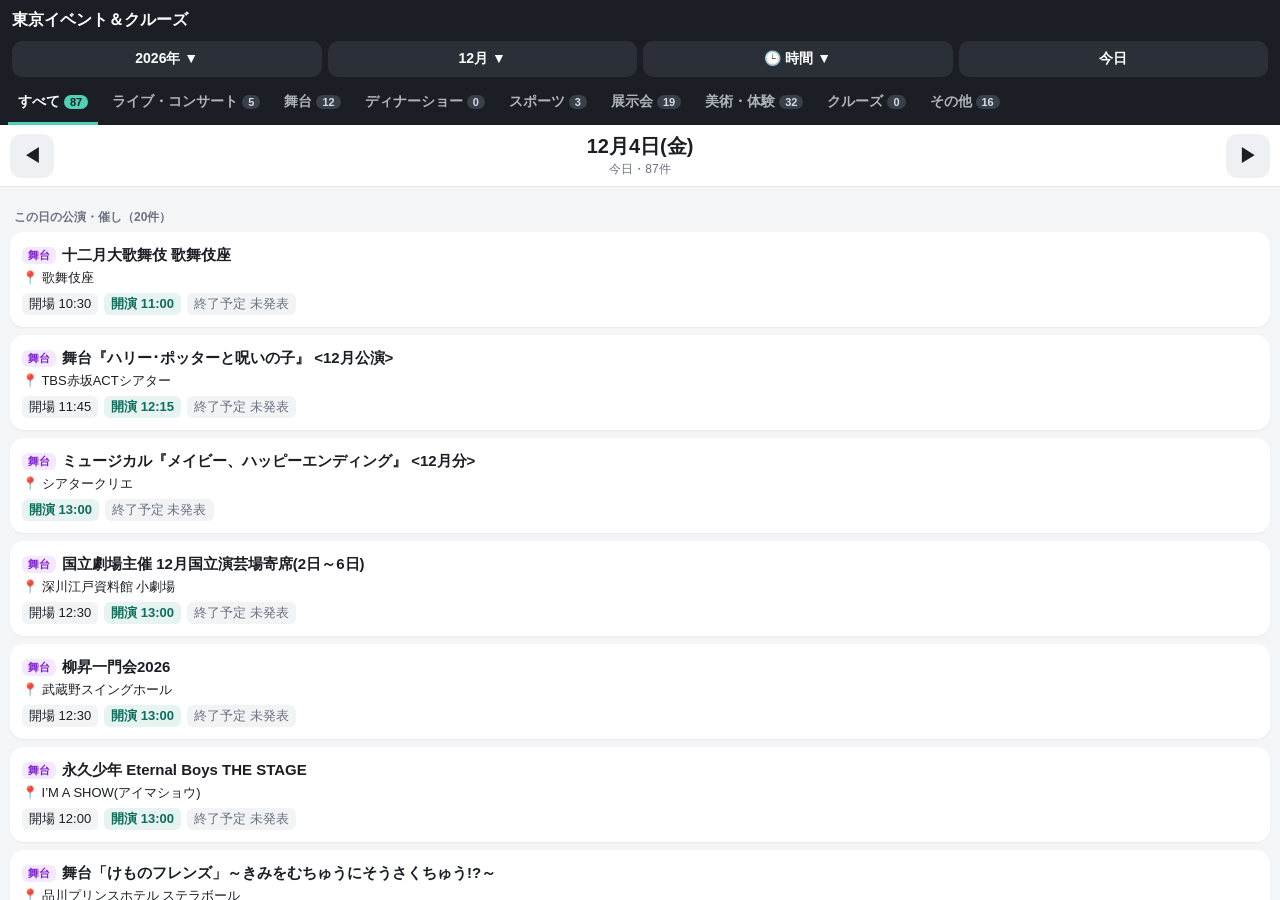
<file: tokyo-events/index.html>
<!DOCTYPE html>
<html lang="ja">
<head>
<meta charset="utf-8">
<meta name="viewport" content="width=device-width,initial-scale=1,viewport-fit=cover">
<meta name="theme-color" content="#1b1e24">
<title>O-UT 東京イベント＆クルーズ</title>
<link rel="icon" href="../logo-mark.png" type="image/png">
<link rel="apple-touch-icon" href="../apple-touch-icon.png">
<style>
:root{--bg:#f4f5f7;--card:#fff;--ink:#1b1e24;--sub:#6b7280;--line:#e3e6ea;--acc:#0f6e5c;--acc2:#e7f3f0;--red:#b42318;--blue:#1d4ed8}
*{box-sizing:border-box}
html,body{margin:0;background:var(--bg);color:var(--ink);font-family:-apple-system,BlinkMacSystemFont,"Hiragino Sans","Noto Sans JP",sans-serif;font-size:15px;-webkit-text-size-adjust:100%}
body{display:flex;flex-direction:column;height:100dvh;overflow:hidden}
header{background:var(--ink);color:#fff;padding:calc(10px + env(safe-area-inset-top)) 12px 6px;flex:none}
header .t{display:flex;justify-content:space-between;align-items:center;gap:8px}
h1{font-size:16px;margin:0}
.btn{border:0;border-radius:10px;padding:9px 12px;font-size:14px;font-weight:700;background:#2b3038;color:#fff;cursor:pointer}
.btn.l{background:#fff;color:var(--ink)}
.btn.acc{background:var(--acc);color:#fff}
.btn.sub{background:var(--acc2);color:var(--acc)}
.btn.ghost{background:#eef0f3;color:var(--ink)}
.ym{display:flex;gap:6px;margin-top:10px}
.ym .btn{flex:1}
.dbar{display:flex;align-items:center;gap:6px;padding:8px 10px;background:#fff;border-bottom:1px solid var(--line);flex:none}
.dbar .arr{width:44px;height:44px;border-radius:12px;border:0;background:#eef0f3;font-size:18px;font-weight:700;color:var(--ink)}
.dbar .arr:disabled{opacity:.3}
.dtitle{flex:1;text-align:center}
.dtitle b{font-size:20px;font-variant-numeric:tabular-nums}
.dtitle .sat{color:var(--blue)}.dtitle .sun{color:var(--red)}
.dtitle small{display:block;color:var(--sub);font-size:12px;margin-top:1px}
.hol{display:inline-block;margin-left:6px;font-size:11px;color:var(--red);background:#fdecea;border-radius:6px;padding:1px 6px;font-weight:700;vertical-align:3px}
.dots{display:flex;justify-content:center;gap:4px;margin-top:4px}
.dots i{width:6px;height:6px;border-radius:50%;background:#d0d4da}.dots i.on{background:var(--ink)}
#vp{flex:1;position:relative;overflow:hidden;touch-action:pan-y}
#track{display:flex;height:100%;will-change:transform}
.page{flex:0 0 100%;height:100%;overflow-y:auto;-webkit-overflow-scrolling:touch;overscroll-behavior:contain;padding:10px 10px calc(20px + env(safe-area-inset-bottom))}
.card{background:var(--card);border-radius:14px;padding:12px;margin-bottom:8px;box-shadow:0 1px 2px rgba(0,0,0,.05);display:block;color:inherit;text-decoration:none}
.card .tt{font-weight:700;font-size:15px;line-height:1.4}
.card .pl{color:var(--ink);font-size:13px;margin-top:4px}
.card .pl span{color:var(--sub)}
.tm{display:flex;flex-wrap:wrap;gap:6px;margin-top:6px;font-size:13px}
.tm span{background:#f1f3f5;border-radius:6px;padding:2px 7px;font-variant-numeric:tabular-nums}
.tm span.s{background:var(--acc2);color:var(--acc);font-weight:700}
.tm span.n{color:var(--sub)}
.tag{display:inline-block;font-size:11px;font-weight:700;border-radius:6px;padding:1px 6px;margin-right:6px;vertical-align:1px;background:#eef0f3;color:var(--sub)}
.tag.cr{background:#e7f0fb;color:var(--blue)}
.sec{font-size:12px;color:var(--sub);font-weight:700;margin:12px 4px 6px}
.empty{text-align:center;color:var(--sub);padding:40px 10px;line-height:1.7}
.foot{color:var(--sub);font-size:11px;line-height:1.6;margin:14px 4px 0}
.foot a{color:var(--acc)}
.sheet-bg{position:fixed;inset:0;background:rgba(10,12,16,.45);z-index:20;display:flex;align-items:flex-end;justify-content:center}
.sheet-bg[hidden]{display:none}
.sheet{background:#fff;width:100%;max-width:640px;max-height:80vh;overflow:auto;border-radius:18px 18px 0 0;padding:16px 16px calc(16px + env(safe-area-inset-bottom))}
.sheet h2{font-size:16px;margin:0 0 10px}
.grid{display:grid;grid-template-columns:repeat(4,1fr);gap:8px}
.grid small{font-weight:400;font-size:11px;opacity:.8}
.ym .btn{padding:9px 6px}
.acts{display:flex;flex-direction:column;gap:8px}
.acts .btn,.grid .btn{padding:12px 6px}
.btn:disabled{opacity:.35}
.tabs{display:flex;gap:4px;overflow-x:auto;background:var(--ink);padding:0 8px;flex:none;scrollbar-width:none;-webkit-overflow-scrolling:touch}
.tabs::-webkit-scrollbar{display:none}
.tab{flex:none;border:0;background:transparent;color:#aeb4bd;font-size:14px;font-weight:700;padding:10px 10px 11px;border-bottom:3px solid transparent;white-space:nowrap}
.tab i{font-style:normal;font-size:11px;margin-left:4px;background:#3a404a;color:#d6dae0;border-radius:999px;padding:1px 6px}
.tab.on{color:#fff;border-bottom-color:#4fd1b5}
.tab.on i{background:#4fd1b5;color:var(--ink)}
.tag.dn{background:#fff1e6;color:#b45309}
.tag.st{background:#f3e8ff;color:#7e22ce}
</style>
</head>
<body>
<header>
  <div class="t"><h1>東京イベント＆クルーズ</h1></div>
  <div class="ym"><button class="btn" id="bYear">2026年 ▼</button><button class="btn" id="bMonth">11月 ▼</button><button class="btn" id="bHour">🕒 時間 ▼</button><button class="btn" id="bToday">今日</button></div>
</header>
<nav class="tabs" id="tabs"></nav>
<div class="dbar">
  <button class="arr" id="prev" aria-label="前の日">◀</button>
  <div class="dtitle" id="dtitle"></div>
  <button class="arr" id="next" aria-label="次の日">▶</button>
</div>
<div id="vp"><div id="track"></div></div>
<div class="sheet-bg" id="sbg" hidden><div class="sheet" id="sheet"></div></div>
<script>
(() => {
"use strict";
const DATA_URLS=["https://raw.githubusercontent.com/o-ut46/WEB-app-out46/main/data/tokyo-events.json","../data/tokyo-events.json"];
const CAL_URLS=["https://raw.githubusercontent.com/o-ut46/WEB-app-out46/main/data/nippo-calendar.json","../data/nippo-calendar.json"];
const $=s=>document.querySelector(s);
const esc=s=>String(s??"").replace(/[&<>"']/g,c=>({"&":"&amp;","<":"&lt;",">":"&gt;",'"':"&quot;","'":"&#39;"}[c]));
const pad=n=>String(n).padStart(2,"0");
const WD=["日","月","火","水","木","金","土"];
const iso=t=>`${t.getFullYear()}-${pad(t.getMonth()+1)}-${pad(t.getDate())}`;
const dOf=s=>{const[y,m,d]=s.split("-").map(Number);return new Date(y,m-1,d);};
const add=(s,n)=>{const t=dOf(s);t.setDate(t.getDate()+n);return iso(t);};
const md=s=>{const[,m,d]=s.split("-").map(Number);return `${m}/${d}`;};
const TODAY=iso(new Date()), MIN=add(TODAY,-7);
let events=[], hol={}, updated="", cur=TODAY, MAX=add(TODAY,180), kind="all";
try{ kind=localStorage.getItem("out-tev-kind")||"all"; }catch(e){}
const KINDS={all:"すべて",live:"ライブ・コンサート",stage:"舞台",dinner:"ディナーショー",sports:"スポーツ",expo:"展示会",art:"美術・体験",cruise:"クルーズ",other:"その他"};
function kindOf(e){
  const c=(e.c||"")+" "+e.t;
  if(e.k==="cruise") return "cruise";
  if(e.k==="dinner"||/ディナーショー|ディナー\s*(&|＆|・)?\s*(コンサート|ショー|ライブ)|Dinner Show|Dinner Concert/i.test(c)) return "dinner";
  if(e.k==="zepp") return "live";
  if(e.k==="sports") return "sports";
  if(e.k==="stage"||/舞台|演劇|ミュージカル|歌舞伎|宝塚|落語|狂言|文楽|バレエ|オペラ/.test(c)) return "stage";
  if(e.k==="bigsight"||/展示会|見本市|EXPO|エキスポ|フェア/.test(c)) return "expo";
  if(/野球|プロレス|ボクシング|格闘|スポーツ|バスケ|バレー|相撲|試合/.test(c)||e.k==="hall") return "sports";
  if(/コンサート|ライブ|LIVE|ツアー|TOUR|公演|ミュージカル|ショー/.test(c)||e.k==="dome"||e.k==="ariake"||e.k==="garden") return "live";
  if(/美術|博物|体験|アート|ミュージアム/.test(c)) return "art";
  return "other";
}

/* ---------- ポップアップ ---------- */
function sheet(title, html, acts){
  const s=$("#sheet"); s.innerHTML=`<h2>${esc(title)}</h2>${html||""}<div class="acts"></div>`;
  const box=s.querySelector(".acts");
  (acts||[]).forEach(a=>{ const b=document.createElement("button"); b.className="btn "+(a.cls||"sub"); b.textContent=a.label; b.onclick=()=>{ close(); a.fn&&a.fn(); }; box.appendChild(b); });
  $("#sbg").hidden=false;
}
function close(){ $("#sbg").hidden=true; }
$("#sbg").onclick=e=>{ if(e.target.id==="sbg") close(); };

/* ---------- 日付の移動 ---------- */
function clamp(d){ return d<MIN?MIN:d>MAX?MAX:d; }
function go(d, dir){
  d=clamp(d); if(d===cur && dir) return;
  const old=cur; cur=d; render(dir || (d>old?1:d<old?-1:0));
}
$("#prev").onclick=()=>go(add(cur,-1),-1);
$("#next").onclick=()=>go(add(cur,1),1);
$("#bToday").onclick=()=>go(TODAY);
$("#bYear").onclick=()=>{
  const y0=+MIN.slice(0,4), y1=+MAX.slice(0,4), ys=[]; for(let y=y0;y<=y1;y++) ys.push(y);
  sheet("年を選ぶ","",[...ys.map(y=>({label:`${y}年`,cls:y===+cur.slice(0,4)?"acc":"sub",fn:()=>{ const m=+cur.slice(5,7); go(firstOf(y,m)); }})),{label:"やめる",cls:"ghost"}]);
};
function firstOf(y,m){ const f=`${y}-${pad(m)}-01`; if(TODAY.slice(0,7)===f.slice(0,7)) return TODAY; return clamp(f); }
$("#bMonth").onclick=()=>{
  const y=+cur.slice(0,4);
  const html=`<div class="grid">${Array.from({length:12},(_,i)=>{ const m=i+1, last=add(`${y}-${pad(m)}-01`,32).slice(0,7)+"-01"; const ok=`${y}-${pad(m)}-01`<=MAX && add(last,-1)>=MIN;
    return `<button class="btn ${m===+cur.slice(5,7)?"acc":"sub"}" data-m="${m}" ${ok?"":"disabled"}>${m}月</button>`; }).join("")}</div>
    <div style="color:var(--sub);font-size:12px;margin-top:10px">${y}年。過去は1週間前（${md(MIN)}）まで表示します。</div>`;
  sheet("月を選ぶ",html,[{label:"やめる",cls:"ghost"}]);
  $("#sheet").querySelectorAll("[data-m]").forEach(b=>b.onclick=()=>{ close(); go(firstOf(y,+b.dataset.m)); });
};
function renderTabs(){
  const nav=$("#tabs");
  nav.innerHTML=Object.entries(KINDS).map(([k,v])=>{ const n=forDay(cur,k).length; return `<button class="tab ${k===kind?"on":""}" data-k="${k}">${v}<i>${n}</i></button>`; }).join("");
  nav.querySelectorAll("[data-k]").forEach(b=>b.onclick=()=>{ kind=b.dataset.k; try{localStorage.setItem("out-tev-kind",kind);}catch(e){} render(0); });
  const on=nav.querySelector(".on"); if(on) on.scrollIntoView({inline:"center",block:"nearest"});
}

/* ---------- 一覧 ---------- */
let hour=null;
try{ const v=localStorage.getItem("out-tev-hour"); hour=v===null||v===""?null:+v; }catch(e){}
const hh=t=>t?parseInt(t.slice(0,2),10):null;
// その日に有効な開始・終了の時刻（クルーズは入港日・出港日だけ）
function startOn(e,d){ return e.k==="cruise"&&d!==e.d?"":e.s; }
function endOn(e,d){ return e.k==="cruise"&&d!==e.e?"":e.x; }
function hitStart(e,d){ return hour!==null && hh(startOn(e,d))===hour; }
function hitEnd(e,d){ return hour!==null && hh(endOn(e,d))===hour; }
function forDay(d,k){ return events.filter(e=>e.d<=d && e.e>=d && (k==="all"||kindOf(e)===k) && (hour===null||hitStart(e,d)||hitEnd(e,d))); }
$("#bHour").onclick=()=>{
  const cnt=h=>{ const keep=hour; hour=h; const n=forDay(cur,kind).length; hour=keep; return n; };
  const html=`<div class="grid">${Array.from({length:24},(_,h)=>`<button class="btn ${h===hour?"acc":"sub"}" data-h="${h}">${h}時<br><small>${cnt(h)}件</small></button>`).join("")}</div>
    <div style="color:var(--sub);font-size:12px;margin-top:10px">選んだ時間（例：18時＝18:00〜18:59）に<b>始まるもの</b>と<b>終わるもの</b>を両方表示します。時刻が未発表のものは出ません。</div>`;
  sheet("時間で絞り込む",html,[{label:"すべての時間に戻す",cls:hour===null?"acc":"sub",fn:()=>setHour(null)},{label:"やめる",cls:"ghost"}]);
  $("#sheet").querySelectorAll("[data-h]").forEach(b=>b.onclick=()=>{ close(); setHour(+b.dataset.h); });
};
function setHour(h){ hour=h; try{ localStorage.setItem("out-tev-hour", h===null?"":String(h)); }catch(e){} render(0); }
function timeHtml(e,d){
  const out=[];
  const multi=e.d!==e.e;
  if(e.k==="cruise"){
    if(d===e.d && e.s) out.push(`<span class="s">入港 ${e.s}</span>`);
    if(d===e.e && e.x) out.push(`<span class="s">出港 ${e.x}</span>`);
    if(multi) out.push(`<span>${md(e.d)}〜${md(e.e)} 停泊</span>`);
    return out.join("");
  }
  if(e.o) out.push(`<span>${esc(e.ol||"開場")} ${e.o}</span>`);
  out.push(e.s?`<span class="s">${esc(e.sl||(["dome","ariake","hall","zepp","dinner","garden","stage","sports"].includes(e.k)?"開演":"開始"))} ${e.s}</span>`:`<span class="n">開始時間 未発表</span>`);
  out.push(e.x?`<span class="s">終了予定 ${e.x}</span>`:`<span class="n">終了予定 未発表</span>`);
  if(multi) out.push(`<span>${md(e.d)}〜${md(e.e)}</span>`);
  return out.join("");
}
function card(e,d){
  const k=kindOf(e);
  return `<a class="card" href="${esc(e.u)}" target="_blank" rel="noopener">
    <div class="tt"><span class="tag ${k==="cruise"?"cr":k==="dinner"?"dn":k==="stage"?"st":""}">${esc(KINDS[k])}</span>${esc(e.t)}</div>
    <div class="pl">📍 ${esc(e.v||"場所未記載")}${e.a?` <span>（${esc(e.a)}）</span>`:""}</div>
    <div class="tm">${timeHtml(e,d)}</div>
    ${e.h&&!e.x?`<div class="pl"><span>${esc(e.h)}</span></div>`:""}
  </a>`;
}
function pageHtml(d){
  const list=forDay(d,kind);
  if(!events.length) return `<div class="empty">読み込み中…</div>`;
  if(!list.length) return `<div class="empty">この日${hour!==null?`の${hour}時台に始まる・終わる`:"の"}${kind==="all"?"":esc(KINDS[kind])+"の"}情報はありません。</div>${foot()}`;
  if(hour!==null){
    const byS=(a,b)=>startOn(a,d).localeCompare(startOn(b,d))||a.t.localeCompare(b.t);
    const byE=(a,b)=>endOn(a,d).localeCompare(endOn(b,d))||a.t.localeCompare(b.t);
    const st=list.filter(e=>hitStart(e,d)).sort(byS), en=list.filter(e=>hitEnd(e,d)).sort(byE);
    return (st.length?`<div class="sec">▶ ${hour}時台に始まる（${st.length}件）</div>${st.map(e=>card(e,d)).join("")}`:"")+
      (en.length?`<div class="sec">■ ${hour}時台に終わる（${en.length}件）</div>${en.map(e=>card(e,d)).join("")}`:"")+foot();
  }
  const sameDay=list.filter(e=>e.d===e.e||e.k==="cruise"), long=list.filter(e=>!(e.d===e.e||e.k==="cruise"));
  const byT=(a,b)=>(a.s||"99").localeCompare(b.s||"99")||a.t.localeCompare(b.t);
  sameDay.sort(byT); long.sort(byT);
  return (sameDay.length?`<div class="sec">この日の公演・催し（${sameDay.length}件）</div>${sameDay.map(e=>card(e,d)).join("")}`:"")+
    (long.length?`<div class="sec">期間中の展示・イベント（${long.length}件）</div>${long.map(e=>card(e,d)).join("")}`:"")+foot();
}
function foot(){
  return `<div class="foot">情報は各公式サイト（東京ドーム・後楽園ホール・東京ビッグサイト・有明アリーナ・東京ガーデンシアター・東京国際フォーラム・Zepp・東京港客船ターミナル）、イープラス（ディナーショー・舞台・スポーツ）、ウォーカープラスから毎日自動で集めています${updated?`（${esc(updated.replace("T"," ").slice(0,16))}更新）`:""}。終了時間は公表されているものだけ表示します。予定は変更されることがあるため、お出かけ前に各カードをタップして公式情報を確認してください。</div>`;
}
const track=$("#track");
function render(dir){
  const t=dOf(cur), w=t.getDay(), h=hol[cur];
  $("#dtitle").innerHTML=`<b class="${w===0||h?"sun":w===6?"sat":""}">${t.getMonth()+1}月${t.getDate()}日(${WD[w]})</b>${h?`<span class="hol">${esc(h)}</span>`:""}
    <small>${cur===TODAY?"今日":cur<TODAY?`${Math.round((dOf(TODAY)-t)/864e5)}日前`:`${Math.round((t-dOf(TODAY))/864e5)}日後`}・${forDay(cur,kind).length}件</small>`;
  $("#bYear").textContent=`${t.getFullYear()}年 ▼`; $("#bMonth").textContent=`${t.getMonth()+1}月 ▼`;
  renderTabs();
  $("#bHour").textContent = hour===null ? "🕒 時間 ▼" : `🕒${hour}時 ▼`;
  $("#bHour").classList.toggle("acc", hour!==null);
  $("#prev").disabled=cur<=MIN; $("#next").disabled=cur>=MAX;
  // 前・今・次の3ページを並べて、横スライドで切り替える
  const ds=[add(cur,-1),cur,add(cur,1)];
  track.innerHTML=ds.map((d,i)=>`<div class="page" data-i="${i}">${d<MIN||d>MAX?"":pageHtml(d)}</div>`).join("");
  track.style.transition="none";
  track.style.transform=`translateX(${-100+(dir||0)*100}%)`;
  if(dir){ requestAnimationFrame(()=>requestAnimationFrame(()=>{ track.style.transition="transform .25s ease"; track.style.transform="translateX(-100%)"; })); }
  else track.style.transform="translateX(-100%)";
}
// スワイプ
(()=>{ const vp=$("#vp"); let x0=0,y0=0,dx=0,drag=false,lock=null;
  vp.addEventListener("touchstart",e=>{ const t=e.touches[0]; x0=t.clientX; y0=t.clientY; dx=0; drag=true; lock=null; track.style.transition="none"; },{passive:true});
  vp.addEventListener("touchmove",e=>{ if(!drag) return; const t=e.touches[0]; dx=t.clientX-x0; const dy=t.clientY-y0;
    if(lock===null && (Math.abs(dx)>8||Math.abs(dy)>8)) lock=Math.abs(dx)>Math.abs(dy)?"x":"y";
    if(lock==="x"){ e.preventDefault(); if((dx>0&&cur<=MIN)||(dx<0&&cur>=MAX)) dx/=3; track.style.transform=`translateX(calc(-100% + ${dx}px))`; } },{passive:false});
  vp.addEventListener("touchend",()=>{ if(!drag) return; drag=false;
    const W=vp.clientWidth;
    if(lock==="x" && Math.abs(dx)>W*0.2){
      const dir=dx<0?1:-1, nd=add(cur,dir);
      if(nd<MIN||nd>MAX){ track.style.transition="transform .2s"; track.style.transform="translateX(-100%)"; return; }
      track.style.transition="transform .2s ease"; track.style.transform=`translateX(${-100-dir*100}%)`;
      setTimeout(()=>{ cur=nd; render(0); },200);
    } else { track.style.transition="transform .2s"; track.style.transform="translateX(-100%)"; }
  });
})();
document.addEventListener("keydown",e=>{ if(e.key==="ArrowLeft") $("#prev").click(); if(e.key==="ArrowRight") $("#next").click(); });

/* ---------- 読み込み ---------- */
async function fetchFirst(urls){
  for(const u of urls){ try{ const r=await fetch(u+"?t="+Date.now().toString().slice(0,-5),{cache:"no-store"}); if(r.ok) return await r.json(); }catch(e){} }
  return null;
}
async function load(){
  render(0);
  const [d,c]=await Promise.all([fetchFirst(DATA_URLS), fetchFirst(CAL_URLS)]);
  if(c && c.holidays) hol=c.holidays;
  if(!d){ track.innerHTML=`<div class="page"><div class="empty">情報を読み込めませんでした。通信状況を確認して、開き直してください。</div></div>`; return; }
  events=d.events||[]; updated=d.updated||"";
  const last=events.reduce((m,e)=>e.d>m?e.d:m,TODAY);
  MAX=last<add(TODAY,31)?add(TODAY,31):last;
  render(0);
}
load();
})();
</script>
</body>
</html>
</file>
<file: ledger/style.css>
[hidden]{display:none!important}
:root{
  /* ノート紙風：少しベージュがかった紙に、うすい罫線。ダークは紙のトーンを落とした色 */
  color-scheme:light;
  --bg:#f4eee2;--card:#fbf8f1;--field:#fffdf8;--line:#ddd3c1;
  --text:#2c2823;--soft:#6a6156;--faint:#9a9083;
  --accent:#6b56b5;--on-accent:#ffffff;
  --gain:#1d8455;--loss:#c03c3a;--danger:#c03c3a;--danger-line:#e5b9b6;
  --tint:#ece4f3;--soft-bg:#f1eadc;--bar:#d6cde0;--rule:rgba(110,135,170,.16);--margin-line:rgba(205,110,110,.18);
  --in-bg:#dce9f5;--in-fg:#24598a;--out-bg:#f6dddb;--out-fg:#a8302d;--div-bg:#dbeee2;--div-fg:#1d7a4e;
  --c0:#2f78d0;--c1:#d58a12;--c2:#c2457e;--c3:#1c9a82;
  --shadow:rgba(60,45,25,.18);--backdrop:rgba(40,32,20,.45);
  --edge:clamp(14px,4vw,40px);
  font-family:Inter,"Hiragino Sans","Hiragino Kaku Gothic ProN",Meiryo,sans-serif;
  background:var(--bg);color:var(--text);
  -webkit-text-size-adjust:100%;
}
@media (prefers-color-scheme:dark){
  :root:not([data-theme="light"]){
    color-scheme:dark;
    --bg:#1f1d19;--card:#27241f;--field:#2e2b25;--line:#3e3931;
    --text:#ebe5d9;--soft:#bab1a3;--faint:#888072;
    --accent:#c2b1ee;--on-accent:#221a35;
    --gain:#86d3ad;--loss:#ee9fa2;--danger:#ee8f95;--danger-line:#6b3a3c;
    --tint:#342e3c;--soft-bg:#2b2822;--bar:#4a4451;--rule:rgba(255,238,205,.05);--margin-line:rgba(240,150,140,.09);
    --in-bg:#253a4b;--in-fg:#a8d1f2;--out-bg:#4a2b2d;--out-fg:#ee9fa2;--div-bg:#24402f;--div-fg:#86d3ad;
    --c0:#6aaaf5;--c1:#eeb15a;--c2:#e886b4;--c3:#63d2bc;
    --shadow:rgba(0,0,0,.45);--backdrop:rgba(10,9,7,.7);
  }
}
:root[data-theme="dark"]{
    color-scheme:dark;
    --bg:#1f1d19;--card:#27241f;--field:#2e2b25;--line:#3e3931;
    --text:#ebe5d9;--soft:#bab1a3;--faint:#888072;
    --accent:#c2b1ee;--on-accent:#221a35;
    --gain:#86d3ad;--loss:#ee9fa2;--danger:#ee8f95;--danger-line:#6b3a3c;
    --tint:#342e3c;--soft-bg:#2b2822;--bar:#4a4451;--rule:rgba(255,238,205,.05);--margin-line:rgba(240,150,140,.09);
    --in-bg:#253a4b;--in-fg:#a8d1f2;--out-bg:#4a2b2d;--out-fg:#ee9fa2;--div-bg:#24402f;--div-fg:#86d3ad;
    --c0:#6aaaf5;--c1:#eeb15a;--c2:#e886b4;--c3:#63d2bc;
    --shadow:rgba(0,0,0,.45);--backdrop:rgba(10,9,7,.7);
  }
*{box-sizing:border-box}
body{margin:0;background-color:var(--bg);background-image:linear-gradient(90deg,transparent 0 22px,var(--margin-line) 22px 23px,transparent 23px),repeating-linear-gradient(to bottom,transparent 0 31px,var(--rule) 31px 32px);background-attachment:fixed;color:var(--text);font-family:Inter,"Hiragino Sans","Hiragino Kaku Gothic ProN",Meiryo,sans-serif;font-size:1rem}
h1,h2,h3,p{margin:0}
h3{font-size:.95rem;color:var(--soft);font-weight:600;margin:22px 0 4px}
button,input,select{font:inherit;color:inherit;background:var(--field);border:1px solid var(--line);border-radius:10px;padding:10px 12px;min-height:44px}
input,select{font-size:16px} /* iPhoneで入力時に拡大されないように */
button{cursor:pointer;touch-action:manipulation}
button:hover,button:focus-visible,input:focus,select:focus{border-color:var(--accent);outline:none}
button:disabled{opacity:.4;cursor:default}
.primary{background:var(--accent);color:var(--on-accent);border-color:var(--accent);font-weight:700}
.ghost{background:transparent}
.danger{background:transparent;color:var(--danger);border-color:var(--danger-line)}
.danger-text{color:var(--danger)}
.gain{color:var(--gain)}.loss{color:var(--loss)}
.sub{color:var(--soft);font-size:.86rem;margin-top:4px}

/* ヘッダー・下部バー（固定） */
header,.bottom{position:fixed;left:50%;transform:translateX(-50%);width:min(100%,1030px);z-index:3;background:var(--bg)}
header{top:0;display:flex;align-items:center;gap:10px;padding:calc(8px + env(safe-area-inset-top)) var(--edge) 8px;border-bottom:1px solid var(--line)}
header img{width:42px;height:42px;object-fit:contain;flex:none}
.head-text{flex:1;min-width:0}
.title-button{display:block;max-width:100%;overflow:hidden;text-overflow:ellipsis;white-space:nowrap;background:transparent;border-color:transparent;padding:2px 6px;min-height:0;font-size:clamp(17px,5vw,24px);font-weight:700;text-align:left}
#status{font-size:.72rem;color:var(--faint);padding-left:6px}
#dataMenu{flex:none}
.bottom{bottom:0;display:flex;align-items:center;gap:6px;padding:8px var(--edge) calc(8px + env(safe-area-inset-bottom));border-top:1px solid var(--line)}
#tabs{display:grid;grid-template-columns:repeat(2,minmax(0,1fr));flex:1;min-width:0;gap:6px}
#tabs::-webkit-scrollbar{display:none}
#tabs button{min-width:0;white-space:nowrap;overflow:hidden;text-overflow:ellipsis;font-size:clamp(.8rem,3.5vw,.95rem);padding:6px 4px}
#tabs [aria-pressed=true]{background:var(--accent);color:var(--on-accent);border-color:var(--accent);font-weight:700}
#tabs .overview-tab{border-style:dashed}
#tabs .overview-tab[aria-pressed=true]{border-style:solid}
#addTab{flex:none;padding:6px 12px;font-size:1.1rem}
.bottom .list{flex:none;border-color:var(--accent);padding:6px 12px}

main{max-width:1030px;margin:auto;padding:72px var(--edge) 80px} /* 上下の安全領域は公開先の土台が確保する */

/* 年の切り替え */
.toolbar{display:flex;align-items:center;gap:10px;flex-wrap:wrap;margin:8px 0 14px}
.year{display:flex;align-items:center;gap:4px}
.year button{min-width:44px;font-size:1.2rem;padding:6px 10px}
.year .year-label:disabled{opacity:1}
.year .year-label{font-size:1.05rem;font-weight:700;background:transparent;border-color:transparent;min-width:5em;padding:6px 4px}

/* 集計カード */
.summary{display:grid;grid-template-columns:repeat(4,minmax(0,1fr));gap:10px;margin-bottom:14px}
.summary article,.panel{background:var(--card);border:1px solid var(--line);border-radius:16px;padding:clamp(12px,3vw,22px)}
.summary span{font-size:.8rem;color:var(--soft)}
.summary strong{display:block;margin-top:6px;font-size:clamp(17px,3.4vw,26px);overflow-wrap:anywhere;font-variant-numeric:tabular-nums}
.summary small{display:block;font-size:.78rem;margin-top:2px;color:var(--soft)}

/* パネル */
.heading{display:flex;justify-content:space-between;align-items:flex-start;gap:10px}
.heading h2{font-size:clamp(19px,4.6vw,24px)}
#subtotal{margin-top:10px}

/* 入力フォーム */
form{display:grid;grid-template-columns:110px repeat(2,minmax(0,1fr)) auto;align-items:start;gap:10px;margin:16px 0 6px}
form label{font-size:.82rem;color:var(--soft)}
form input,form select{width:100%;display:block;margin-top:5px;font-variant-numeric:tabular-nums}
form small{display:block;margin-top:4px;font-size:.74rem;color:var(--faint);min-height:1em}
.f-save{margin-top:calc(.82rem * 1.4 + 5px)}
.with-sign{display:flex;gap:5px;margin-top:5px}
.with-sign input{margin-top:0}
.sign{flex:none;width:44px;padding:0;font-weight:700}
input.prefill{border-style:dashed;color:var(--soft)}
.calc{margin:2px 0 10px;padding:9px 12px;border-radius:10px;background:var(--soft-bg);font-size:.88rem;color:var(--soft);font-variant-numeric:tabular-nums}
.calc b{color:var(--text)}
.tools{display:flex;flex-wrap:wrap;gap:8px;margin:12px 0}
#ocr{margin-top:12px;padding:12px;border:1px solid var(--line);border-radius:12px}
#candidates>div{display:flex;flex-wrap:wrap;align-items:center;gap:7px;margin:7px 0}
#candidates span{min-width:110px;font-variant-numeric:tabular-nums}

/* 表 */
.table{overflow-x:auto;margin:10px 0}
table{width:100%;border-collapse:collapse;font-variant-numeric:tabular-nums;font-size:.92rem}
td,th{text-align:right;border-bottom:1px solid var(--line);padding:9px 7px;white-space:nowrap}
th{color:var(--soft);font-weight:500;font-size:.8rem}
td:first-child,th:first-child{text-align:left}
tfoot td{font-weight:700;border-bottom:0}
.months tbody tr{cursor:pointer}
.months tbody tr:hover{background:var(--soft-bg)}
tr.selected{background:var(--tint) !important;box-shadow:inset 3px 0 0 var(--accent)}
td.empty{color:var(--faint)}
tr.clickable{cursor:pointer}
.tap-note{font-size:.76rem;color:var(--faint)}

/* グラフ */
.chart-box{margin-top:18px}
.legend{display:flex;gap:14px;font-size:.78rem;color:var(--soft);margin-bottom:4px}
.key::before{content:"";display:inline-block;width:16px;height:0;border-top:3px solid var(--accent);vertical-align:middle;margin-right:5px}
.key.base::before{border-top:2px dashed var(--faint)}
svg.chart{width:100%;height:auto;display:block}
.chart .grid{stroke:var(--line);stroke-width:1}
.chart .zero{stroke:var(--faint);stroke-width:1}
.chart .axis{fill:var(--faint);font-size:12px;font-family:inherit}
.chart .value{fill:none;stroke:var(--accent);stroke-width:2.5;stroke-linejoin:round}
.chart .base{fill:none;stroke:var(--faint);stroke-width:1.6;stroke-dasharray:5 4}
.chart .area{fill:var(--accent);opacity:.12}
.chart .dot{fill:var(--accent)}
.chart .now{fill:var(--accent);font-size:12px;font-weight:700}
.empty-chart{color:var(--faint);font-size:.88rem;padding:18px 0}

/* ポップアップ */
dialog{width:min(92vw,440px);max-height:84vh;overflow:auto;border:1px solid var(--line);border-radius:18px;background:var(--card);color:inherit;padding:20px}
dialog::backdrop{background:var(--backdrop)}
dialog h2{font-size:1.15rem;margin-bottom:12px}
#modalBody{display:grid;gap:12px}
#modalBody p{color:var(--soft);line-height:1.6;font-size:.92rem}
#modalBody label{font-size:.84rem;color:var(--soft)}
#modalBody label input{display:block;width:100%;margin-top:5px}
.actions{display:flex;flex-wrap:wrap;justify-content:flex-end;gap:8px;margin-top:18px}
.actions .danger{margin-right:auto}
.choices{display:grid;gap:8px}
.choices button{text-align:left;display:grid;gap:3px;padding:11px 13px}
.choices button b{font-size:.95rem}
.choices button span{font-size:.78rem;color:var(--soft);line-height:1.5}
.choices [aria-checked=true]{border-color:var(--accent);background:var(--tint)}
.choices [aria-checked=true] b::before{content:"● ";color:var(--accent)}
.menu{display:grid;gap:8px}
.menu button{text-align:left;display:grid;gap:2px}
.menu button span{font-size:.76rem;color:var(--soft)}
.menu button[aria-pressed=true]{border-color:var(--accent);background:var(--tint)}
.row{display:flex;gap:8px;flex-wrap:wrap}
.row button{flex:1}

#toast{position:fixed;left:50%;transform:translateX(-50%);bottom:calc(76px + env(safe-area-inset-bottom));z-index:5;max-width:min(92vw,480px);background:var(--card);border:1px solid var(--accent);border-radius:12px;padding:10px 16px;font-size:.9rem;box-shadow:0 8px 24px var(--shadow)}

@media(max-width:760px){
  .summary{grid-template-columns:repeat(2,minmax(0,1fr))}
  form{grid-template-columns:repeat(2,minmax(0,1fr))}
  .f-save{grid-column:1/-1;margin-top:0}
  .f-base{grid-column:1/-1}
}
@media(max-width:420px){
  td,th{padding:8px 4px;font-size:.84rem}
  .tools button{flex:1 1 45%}
}

/* 年別・月別グラフ（上部） */
.hero{background:var(--card);border:1px solid var(--line);border-radius:16px;padding:10px 12px 8px;margin:6px 0 12px}
.hero-head{display:grid;gap:8px}
.hero .legend{margin:0;gap:10px}
.sw::before{content:"";display:inline-block;width:10px;height:10px;border-radius:2px;margin-right:4px;vertical-align:-1px;background:var(--accent)}
.sw.gain::before{background:var(--gain)}.sw.loss::before{background:var(--loss)}
.chart .cap{fill:var(--soft);font-size:12px;font-weight:600}
.chart .bar-amount{fill:var(--bar)}
.chart .bar-gain{fill:var(--gain);opacity:.35}
.chart .bar-loss{fill:var(--loss);opacity:.4}
.chart .line{fill:none;stroke-width:2.2;stroke-linejoin:round;stroke-linecap:round}
.chart .line.c0{stroke:var(--c0)}.chart .line.c1{stroke:var(--c1)}.chart .line.c2{stroke:var(--c2)}.chart .line.c3{stroke:var(--c3)}
.chart .pt.c0{fill:var(--c0)}.chart .pt.c1{fill:var(--c1)}.chart .pt.c2{fill:var(--c2)}.chart .pt.c3{fill:var(--c3)}
#yearLegend{display:flex;flex-wrap:wrap;gap:6px;align-items:center}
.sw.bars::before{background:var(--bar)}
.line-key{min-height:30px;padding:3px 9px;font-size:.76rem;border-radius:999px;background:transparent}
.line-key::before{content:"";display:inline-block;width:12px;height:3px;border-radius:2px;margin-right:5px;vertical-align:middle}
.line-key.c0::before{background:var(--c0)}.line-key.c1::before{background:var(--c1)}.line-key.c2::before{background:var(--c2)}.line-key.c3::before{background:var(--c3)}
.line-key[aria-pressed=false]{opacity:.4;text-decoration:line-through}
.f-month{font-size:.82rem;color:var(--soft)}
.month-head{display:flex;justify-content:space-between;align-items:center;gap:6px;min-height:1.2em}
.chg{display:inline-flex;align-items:center;gap:4px;color:var(--text);font-size:.82rem;cursor:pointer}
.chg input{display:inline-block;width:20px;height:20px;min-height:0;margin:0;padding:0;accent-color:var(--accent)}
form select:disabled{opacity:.55}
form.changing select{border-color:var(--accent)}
.history{display:grid;gap:4px;font-size:.86rem}
.history span{color:var(--soft);font-variant-numeric:tabular-nums}
.history button{justify-self:start;min-height:36px;padding:6px 10px}
.chart .today{fill:var(--accent);opacity:.08}
.chart .none{fill:var(--faint);font-size:13px}
#yearChart{margin-top:10px}
#reconnect{margin-top:8px}

tfoot td{border-top:2px solid var(--line);padding-top:11px;white-space:normal}
tfoot td:last-child{text-align:right}
.eval-label{font-weight:500;color:var(--soft);font-size:.8rem}
.eval-date{display:block;font-weight:400;font-size:.72rem;color:var(--faint);margin-top:2px}

/* ===== コンパクト表示 ===== */
button,input,select{min-height:40px;padding:8px 10px;border-radius:9px}
input,select{font-size:16px}
header{padding-top:6px;padding-bottom:6px;gap:8px}
header img{width:34px;height:34px}
.title-button{font-size:clamp(16px,4.6vw,21px);padding:0 4px}
#status{font-size:.68rem;padding-left:4px}
#menu{min-height:36px;padding:6px 10px;font-size:.88rem}
main{padding-top:56px;padding-bottom:68px}
.bottom{padding-top:6px;padding-bottom:6px}
#tabs button{min-height:38px;font-size:clamp(.78rem,3.4vw,.9rem)}

.hero{padding:8px 10px 6px;margin:4px 0 8px;border-radius:14px}
.hero-head{gap:4px}
.year button{min-width:36px;min-height:34px;font-size:1.05rem;padding:2px 8px}
.year .year-label{font-size:.98rem;min-width:4.4em}
.hero-head{grid-template-columns:1fr}
#yearLegend{justify-content:flex-start;flex-wrap:nowrap;overflow-x:auto;gap:4px;scrollbar-width:none}
#yearLegend::-webkit-scrollbar{display:none}
#yearLegend>*{flex:none}
.line-key{min-height:24px;padding:1px 6px;font-size:.66rem}
.line-key::before{width:9px;margin-right:3px}
.sw.bars{font-size:.68rem}
#yearChart{margin-top:4px}
.chart .axis{font-size:10.5px}
.chart .cap{font-size:11px}

.summary{grid-template-columns:repeat(4,minmax(0,1fr));gap:6px;margin-bottom:8px}
.summary article{padding:8px 9px;border-radius:12px}
.summary span{font-size:.68rem;display:block;white-space:nowrap;overflow:hidden;text-overflow:ellipsis}
.summary strong{font-size:clamp(12.5px,3.5vw,20px);margin-top:3px;white-space:nowrap}
.summary small{font-size:.66rem}

.panel{padding:12px;border-radius:14px}
.heading h2{font-size:clamp(17px,4.4vw,21px)}
#accountSettings{min-height:34px;padding:4px 10px;font-size:.82rem}
.sub{font-size:.76rem;margin-top:2px}
#subtotal{margin-top:6px}
form{gap:8px;margin:10px 0 4px}
form label,.f-month{font-size:.76rem}
form input,form select{margin-top:3px}
form small{font-size:.68rem;margin-top:2px;min-height:0}
.with-sign{margin-top:3px}
.sign{width:40px}
.f-save{margin-top:calc(.76rem * 1.4 + 3px)}
.tools{gap:6px;margin:8px 0}
.tools button{min-height:36px;padding:5px 8px;font-size:.82rem}
.table{margin:6px 0}
table{font-size:.84rem}
td,th{padding:6px 5px}
th{font-size:.72rem}
.tap-note{display:none}
.chart-box{margin-top:10px}
.legend{font-size:.7rem}
tfoot td{padding-top:8px;padding-bottom:6px}
tfoot .total-row td{border-top:1px dashed var(--line)}
.total-row td:last-child b{font-size:.95rem}
dialog{padding:16px}
.menu button{min-height:0;padding:9px 12px}

@media(max-width:760px){
  .summary{grid-template-columns:repeat(4,minmax(0,1fr))}
  form{grid-template-columns:repeat(2,minmax(0,1fr))}
}
@media(max-width:760px){.f-save{margin-top:0}}
@media(max-width:340px){.summary{grid-template-columns:repeat(2,minmax(0,1fr))}}
@media(max-width:420px){
  .tools button{flex:1 1 45%}
}

.grand-row td{border-top:1px solid var(--line)}
.grand-row b.grand{font-size:1.05rem;color:var(--accent)}
tfoot td{vertical-align:top}
tfoot td:first-child{font-weight:600;font-size:.8rem;color:var(--soft)}
tfoot tr:first-child td:first-child{color:var(--text)}

/* iDeCo の資産状況 */
.ideco-box{margin:10px 0 4px;border:1px solid var(--accent);border-radius:12px;padding:8px 12px;background:var(--card);display:grid;gap:2px}
.ib-head{display:flex;justify-content:space-between;align-items:center;font-size:.8rem;color:var(--soft);margin-bottom:2px}
.ib-edit{min-height:30px;padding:2px 10px;font-size:.76rem}
.ib-row{display:flex;justify-content:space-between;align-items:baseline;gap:10px;padding:5px 0;border-top:1px solid var(--line)}
.ib-label{font-size:.82rem;color:var(--soft)}
.ib-val{text-align:right;font-variant-numeric:tabular-nums}
.ib-val b{font-size:1.02rem}
.ib-val small{display:block;font-size:.66rem;color:var(--faint)}
.ib-none{color:var(--faint);font-weight:400;font-size:.85rem !important}
.ib-sum .ib-label{color:var(--text);font-weight:600}
.ib-sum .ib-val b{font-size:1.15rem;color:var(--accent)}

.summary article{min-width:0;overflow:hidden}
.summary strong{overflow:hidden;white-space:nowrap;letter-spacing:-.01em}
.summary{gap:5px}
.summary article{padding:7px 6px}

.backup-row{display:flex;gap:6px;align-items:stretch}
.backup-row>button:first-child{flex:1;min-width:0}
.backup-row .danger{flex:none;padding:6px 10px}
#modalBody label + .choices{margin-top:-6px}

.status-line{display:flex;align-items:center;gap:8px;padding-left:4px}
.status-line #status{padding-left:0}
.dots{display:inline-flex;gap:4px;align-items:center}
.dots i{width:6px;height:6px;border-radius:50%;background:var(--line)}
.dots i.on{background:var(--accent);width:14px;border-radius:3px}
@keyframes slideL{from{opacity:.3;transform:translateX(40px)}to{opacity:1;transform:none}}
@keyframes slideR{from{opacity:.3;transform:translateX(-40px)}to{opacity:1;transform:none}}
main.slide-l{animation:slideL .25s ease-out}
main.slide-r{animation:slideR .25s ease-out}
@media(prefers-reduced-motion:reduce){main.slide-l,main.slide-r{animation:none}}

main{touch-action:pan-y}
.dots .dot{min-height:0;padding:6px 2px;border:0;background:transparent;display:inline-flex;align-items:center}
.dots .dot::before{content:"";width:7px;height:7px;border-radius:50%;background:var(--line)}
.dots .dot.on::before{background:var(--accent);width:16px;border-radius:4px}

td.tap-amount{cursor:pointer;text-decoration:underline dotted var(--faint);text-underline-offset:3px}
td.tap-amount:hover{color:var(--accent)}

.save-scope{padding:8px 10px;border-radius:9px;background:var(--soft-bg);color:var(--text) !important;font-size:.84rem !important}

/* GitHub Pages 版：上下の安全領域 */
main{padding-top:calc(56px + env(safe-area-inset-top));padding-bottom:calc(68px + env(safe-area-inset-bottom))}
#tabs{grid-template-columns:repeat(3,minmax(0,1fr))}
.link-btn,.btn-link{display:inline-flex;align-items:center;min-height:34px;padding:4px 12px;border:1px solid var(--line);border-radius:9px;color:var(--text);text-decoration:none;font-size:.82rem;background:transparent}
.btn-link{border-color:var(--accent);color:var(--accent)}
.link-btn:hover,.btn-link:hover{border-color:var(--accent)}
#menu-scope{white-space:nowrap}
td small.code{display:block;color:var(--faint);font-size:.68rem}

/* 入出金リスト */
#tabs{grid-template-columns:repeat(4,minmax(0,1fr))}
#flowTarget{min-height:34px;padding:4px 10px;font-size:.82rem;border-color:var(--accent)}
.flow-note{display:block !important}
.ftype{display:inline-block;padding:1px 7px;border-radius:6px;font-size:.72rem;font-weight:700}
.ftype.in{background:var(--in-bg);color:var(--in-fg)}
.ftype.out{background:var(--out-bg);color:var(--out-fg)}
.ftype.div{background:var(--div-bg);color:var(--div-fg)}
.import-list{display:grid;gap:6px;max-height:52vh;overflow:auto}
.import-row{display:grid;grid-template-columns:auto 1fr;gap:6px;align-items:center;padding:6px 8px;border:1px solid var(--line);border-radius:9px}
.import-row.dup{opacity:.55}
.import-row input[type=checkbox]{width:22px;height:22px;min-height:0;padding:0;margin:0;accent-color:var(--accent)}
.import-row .ir-main{display:grid;gap:4px;min-width:0}
.import-row .ir-main small{color:var(--faint);font-size:.68rem}
.import-row .ir-line{display:flex;gap:6px;align-items:center}
.import-row .ir-line input{min-height:34px;padding:4px 8px;width:100%;margin:0}
.import-row select{min-height:34px;padding:4px 6px;font-size:16px}
.import-row select{flex:none;width:5.2em}
.yen-unit{color:var(--soft);font-size:.8rem}
.scan-head{margin:10px 0 2px;font-size:.78rem;color:var(--accent);font-weight:700}
#tabs button{font-size:clamp(.7rem,3.1vw,.9rem);padding:6px 2px}

.seg{display:grid;grid-template-columns:1fr 1fr;gap:4px;margin:10px 0 4px;padding:4px;border:1px solid var(--line);border-radius:12px;background:var(--field)}
.seg button{min-height:36px;border:0;background:transparent;border-radius:9px;font-weight:600;color:var(--soft)}
.seg button.on{background:var(--accent);color:var(--on-accent)}
td[colspan]{white-space:normal;text-align:left}

.flow-ctrl{display:grid;gap:6px;margin:8px 0}
#flowSort{justify-self:start;min-height:34px;padding:4px 12px;font-size:.82rem}
.flow-search label{font-size:.76rem;color:var(--soft)}
.fs-row{display:flex;gap:6px;align-items:center;margin-top:3px}
.fs-row input{flex:1;min-width:0;min-height:36px;padding:4px 6px}
.fs-row span{color:var(--soft)}
.fs-row button{flex:none;min-height:36px;padding:4px 10px;font-size:.8rem}
.fs-head{display:flex;justify-content:space-between;align-items:center}
.fs-head button{min-height:28px;padding:2px 10px;font-size:.76rem}
.fs-row input{width:0;flex:1 1 0}

/* 入出金リスト：iDeCo はブルー系、NISA は白系を混ぜた紙色 */
:root{--ideco-bg:#e6edf3;--ideco-card:#f1f5f9;--nisa-bg:#faf8f3;--nisa-card:#ffffff}
@media (prefers-color-scheme:dark){:root:not([data-theme="light"]){--ideco-bg:#1a2029;--ideco-card:#212a35;--nisa-bg:#2b2925;--nisa-card:#34312c}}
:root[data-theme="dark"]{--ideco-bg:#1a2029;--ideco-card:#212a35;--nisa-bg:#2b2925;--nisa-card:#34312c}
body.flow-ideco{--bg:var(--ideco-bg);--card:var(--ideco-card);--soft-bg:color-mix(in srgb,var(--ideco-card) 80%,var(--in-bg))}
body.flow-nisa{--bg:var(--nisa-bg);--card:var(--nisa-card);--soft-bg:color-mix(in srgb,var(--nisa-card) 85%,var(--line))}
body{transition:background-color .25s}

/* 文字の大きさ（小・中・大・特大） */
:root[data-font="s"]{font-size:14px}
:root[data-font="l"]{font-size:18px}
:root[data-font="xl"]{font-size:20px}
input,select{font-size:max(16px,1rem)}
.title-button{font-size:clamp(15px,4.4vw,1.3rem)}
/* 上のボタン（表示の色・文字の大きさ・メニュー） */
.head-btns{display:flex;gap:5px;align-items:center;flex:none}
.chip{min-height:34px;padding:4px 9px;font-size:.78rem;border-radius:999px;white-space:nowrap}
.head-btns #menu{min-height:34px;padding:4px 10px}
@media(max-width:380px){.chip{padding:4px 7px}}
/* 上下の固定バーは文字の大きさの設定に左右されないよう px で固定 */
header .title-button{font-size:clamp(15px,4.4vw,21px)}
header #status{font-size:11px;white-space:nowrap;overflow:hidden;text-overflow:ellipsis}
header .status-line{min-width:0;overflow:hidden}
.chip,.head-btns #menu{font-size:12.5px}
#tabs button{font-size:clamp(11px,3.1vw,14px)}

/* 入出金リスト：読み取り（写真・データ）の枠 */
.dropzone{display:grid;gap:8px;margin:12px 0 4px;padding:14px;border:2px dashed var(--line);border-radius:14px;background:var(--soft-bg);text-align:center}
.dropzone b{font-size:.95rem}
.dropzone p{color:var(--soft);font-size:.82rem;line-height:1.6}
.dropzone strong{color:var(--text)}
.dropzone .tools{justify-content:center;margin:2px 0}
.dropzone small{color:var(--faint);font-size:.72rem}
.dropzone.over{border-color:var(--accent);background:var(--tint)}
/* 横にはみ出さないように */
html,body{overflow-x:hidden}
main,.panel,.table{min-width:0;max-width:100%}

/* 読み取り待ちの一覧 */
.queue{display:grid;gap:8px;padding:10px;border:1px solid var(--accent);border-radius:12px;background:var(--card);text-align:left}
.q-head{display:flex;justify-content:space-between;align-items:center}
.q-head button{min-height:30px;padding:2px 10px;font-size:.76rem}
.q-list{display:grid;grid-template-columns:repeat(auto-fill,minmax(84px,1fr));gap:6px}
.q-item{position:relative;display:grid;gap:3px;justify-items:center;padding:5px;border:1px solid var(--line);border-radius:9px;background:var(--field);min-width:0}
.q-item img{width:100%;height:64px;object-fit:cover;border-radius:6px}
.q-icon{display:grid;place-items:center;width:100%;height:64px;border-radius:6px;background:var(--soft-bg);font-weight:700;color:var(--soft)}
.q-item small{font-size:.62rem;color:var(--faint);max-width:100%;overflow:hidden;text-overflow:ellipsis;white-space:nowrap}
.q-x{position:absolute;top:2px;right:2px;min-height:24px;width:24px;padding:0;border-radius:50%;font-size:.8rem;line-height:1}
#queueRun{justify-self:center;min-width:60%}

.flow-year{display:flex;align-items:center;gap:10px;margin:10px 0 2px}
.fy-tabs{display:flex;gap:6px;flex:1;min-width:0;overflow-x:auto;scrollbar-width:none;padding:2px}
.fy-tabs::-webkit-scrollbar{display:none}
.fy-tabs button{flex:none;min-height:34px;padding:4px 14px;border-radius:999px;font-size:.86rem;font-weight:600;color:var(--soft)}
.fy-tabs button.on{background:var(--accent);border-color:var(--accent);color:var(--on-accent)}
.fy-all{flex:none;display:inline-flex;align-items:center;gap:6px;font-size:.84rem;font-weight:600;cursor:pointer;white-space:nowrap}
.fy-all input{width:20px;height:20px;min-height:0;padding:0;margin:0;accent-color:var(--accent)}
.ib-sub{margin-top:10px;padding-top:8px;border-top:2px solid var(--line)}
.flow-reset{display:flex;justify-content:flex-end;margin:4px 0 8px}
.flow-reset button{min-height:32px;padding:4px 12px;font-size:.78rem}

/* 前回の保存先からの読み込み案内 */
.sync-banner{display:grid;gap:8px;margin:6px 0 10px;padding:10px 12px;border:1px solid var(--accent);border-radius:12px;background:var(--tint);font-size:.84rem}
.sync-banner p{line-height:1.6}
.sb-btns{display:flex;gap:8px;justify-content:flex-end}
.sb-btns button{min-height:34px;padding:4px 12px;font-size:.82rem}
.big{min-height:48px;font-size:1rem;font-weight:700}
#modalBody > button{width:100%}
#flowAsset{margin-top:10px}
.asset-hist{margin:4px 0 0}
.asset-hist td,.asset-hist th{font-size:.8rem;padding:5px 4px}
.asset-hist td,.asset-hist th{font-size:.74rem;padding:5px 3px;letter-spacing:-.01em}
</file>
